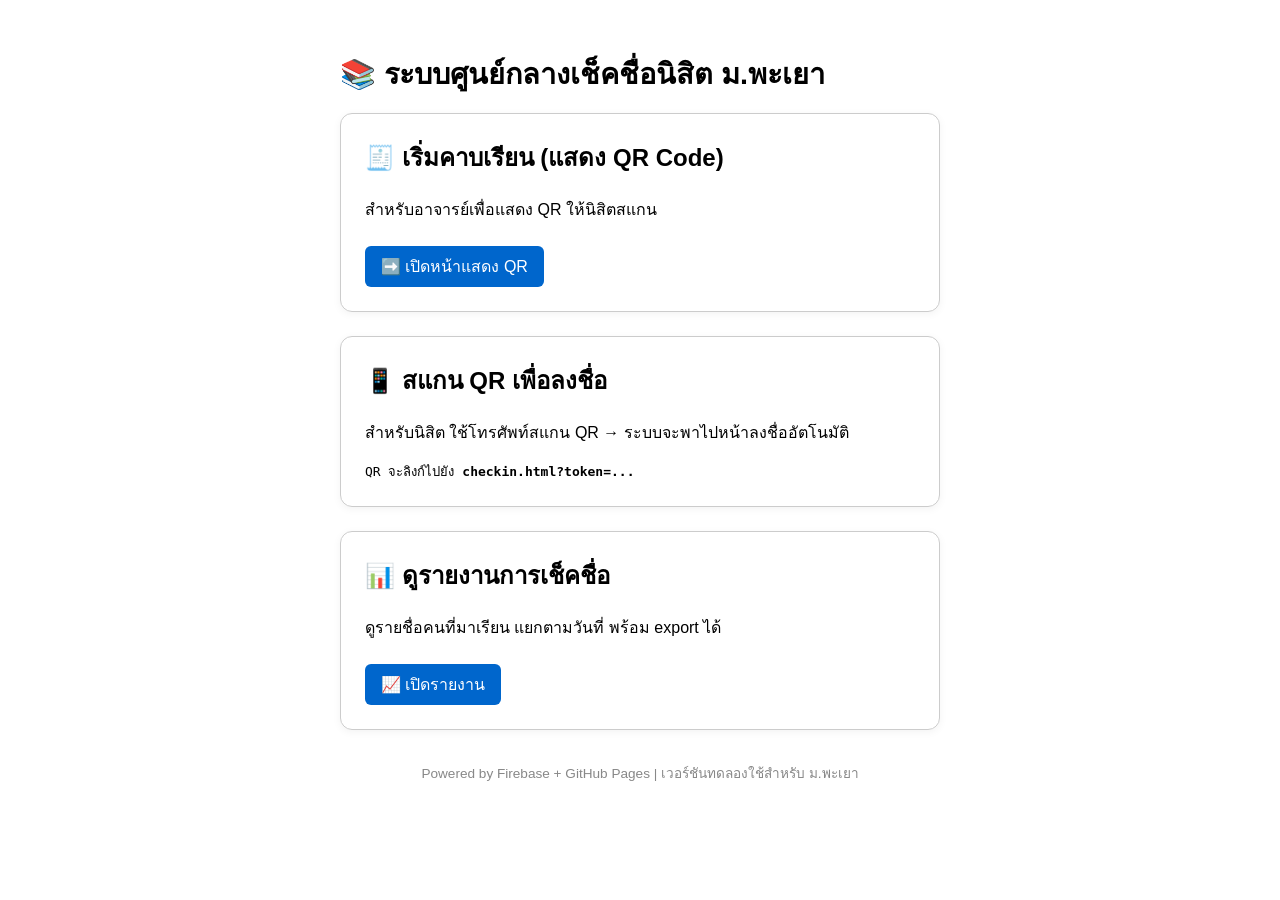
<file: index.html>
<!DOCTYPE html>
<html lang="th">
<head>
  <meta charset="UTF-8" />
  <meta name="viewport" content="width=device-width, initial-scale=1.0" />
  <title>ระบบศูนย์กลางเช็คชื่อ</title>
  <style>
    body { font-family: sans-serif; padding: 2rem; max-width: 600px; margin: auto; }
    h1 { font-size: 1.8rem; margin-bottom: 1rem; }
    .card {
      border: 1px solid #ccc;
      padding: 1.5rem;
      margin-bottom: 1.5rem;
      border-radius: 12px;
      box-shadow: 0 2px 8px rgba(0,0,0,0.05);
    }
    .card h2 { margin-top: 0; }
    .btn {
      display: inline-block;
      margin-top: 0.5rem;
      padding: 0.5rem 1rem;
      background-color: #0066cc;
      color: white;
      text-decoration: none;
      border-radius: 6px;
    }
    .btn:hover { background-color: #004f99; }
  </style>
</head>
<body>
  <h1>📚 ระบบศูนย์กลางเช็คชื่อนิสิต ม.พะเยา</h1>

  <div class="card">
    <h2>🧾 เริ่มคาบเรียน (แสดง QR Code)</h2>
    <p>สำหรับอาจารย์เพื่อแสดง QR ให้นิสิตสแกน</p>
    <a href="index.html" class="btn">➡️ เปิดหน้าแสดง QR</a>
  </div>

  <div class="card">
    <h2>📱 สแกน QR เพื่อลงชื่อ</h2>
    <p>สำหรับนิสิต ใช้โทรศัพท์สแกน QR → ระบบจะพาไปหน้าลงชื่ออัตโนมัติ</p>
    <code>QR จะลิงก์ไปยัง <strong>checkin.html?token=...</strong></code>
  </div>

  <div class="card">
    <h2>📊 ดูรายงานการเช็คชื่อ</h2>
    <p>ดูรายชื่อคนที่มาเรียน แยกตามวันที่ พร้อม export ได้</p>
    <a href="dashboard.html" class="btn">📈 เปิดรายงาน</a>
  </div>

  <footer style="margin-top: 2rem; font-size: 0.85rem; text-align: center; color: #888;">
    Powered by Firebase + GitHub Pages | เวอร์ชันทดลองใช้สำหรับ ม.พะเยา
  </footer>
</body>
</html>
</file>
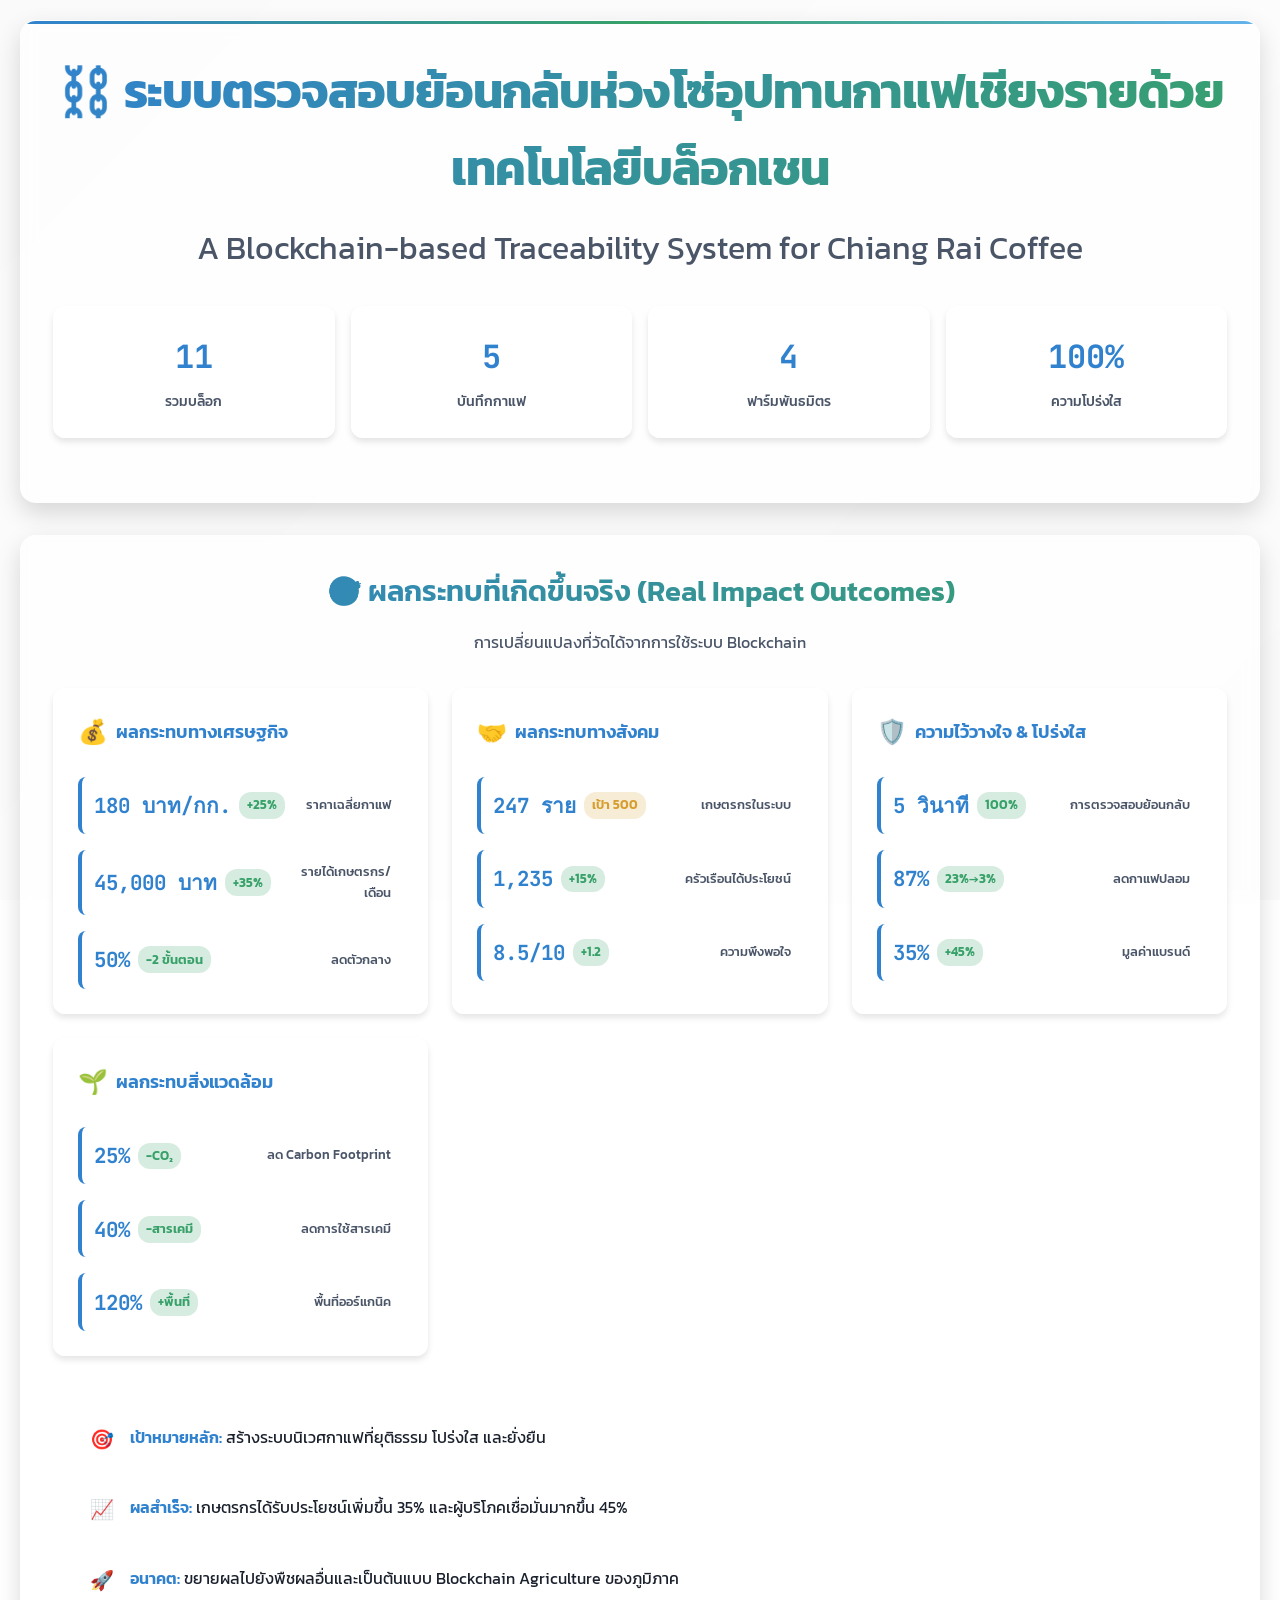
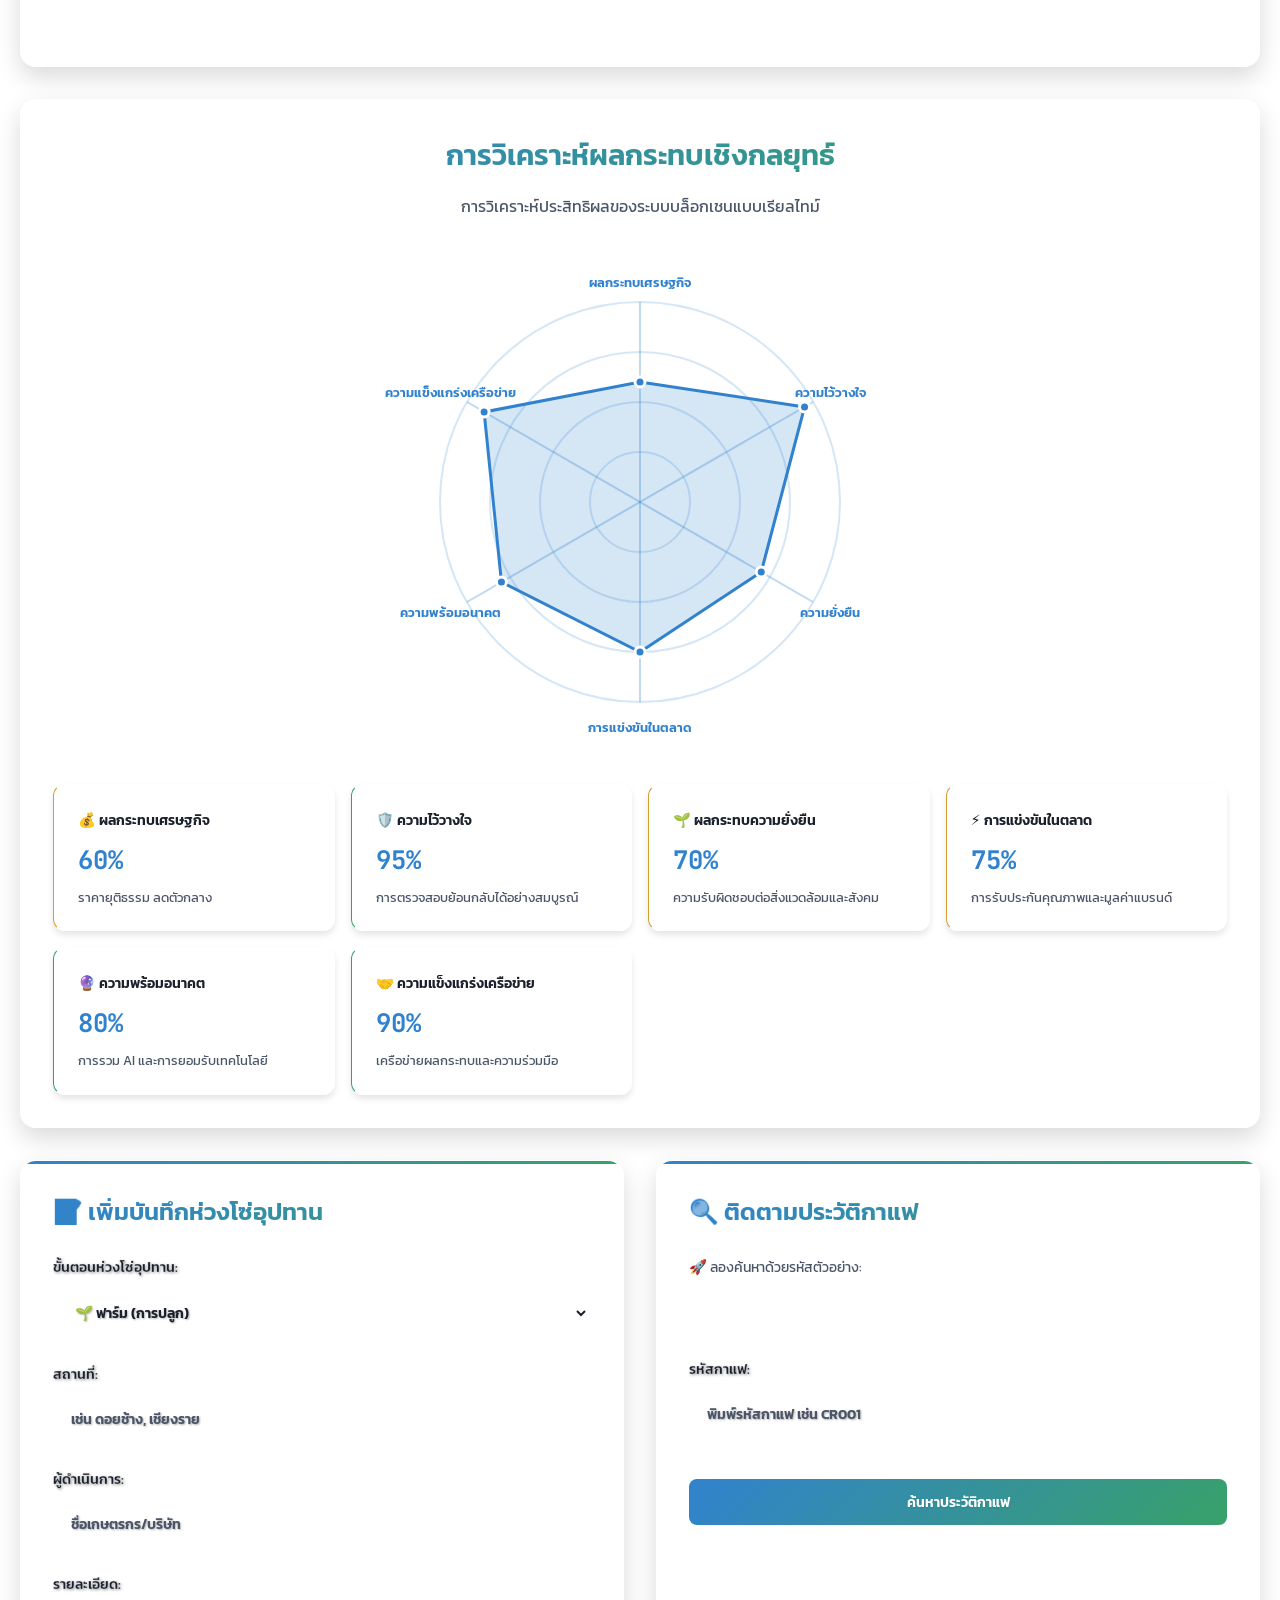
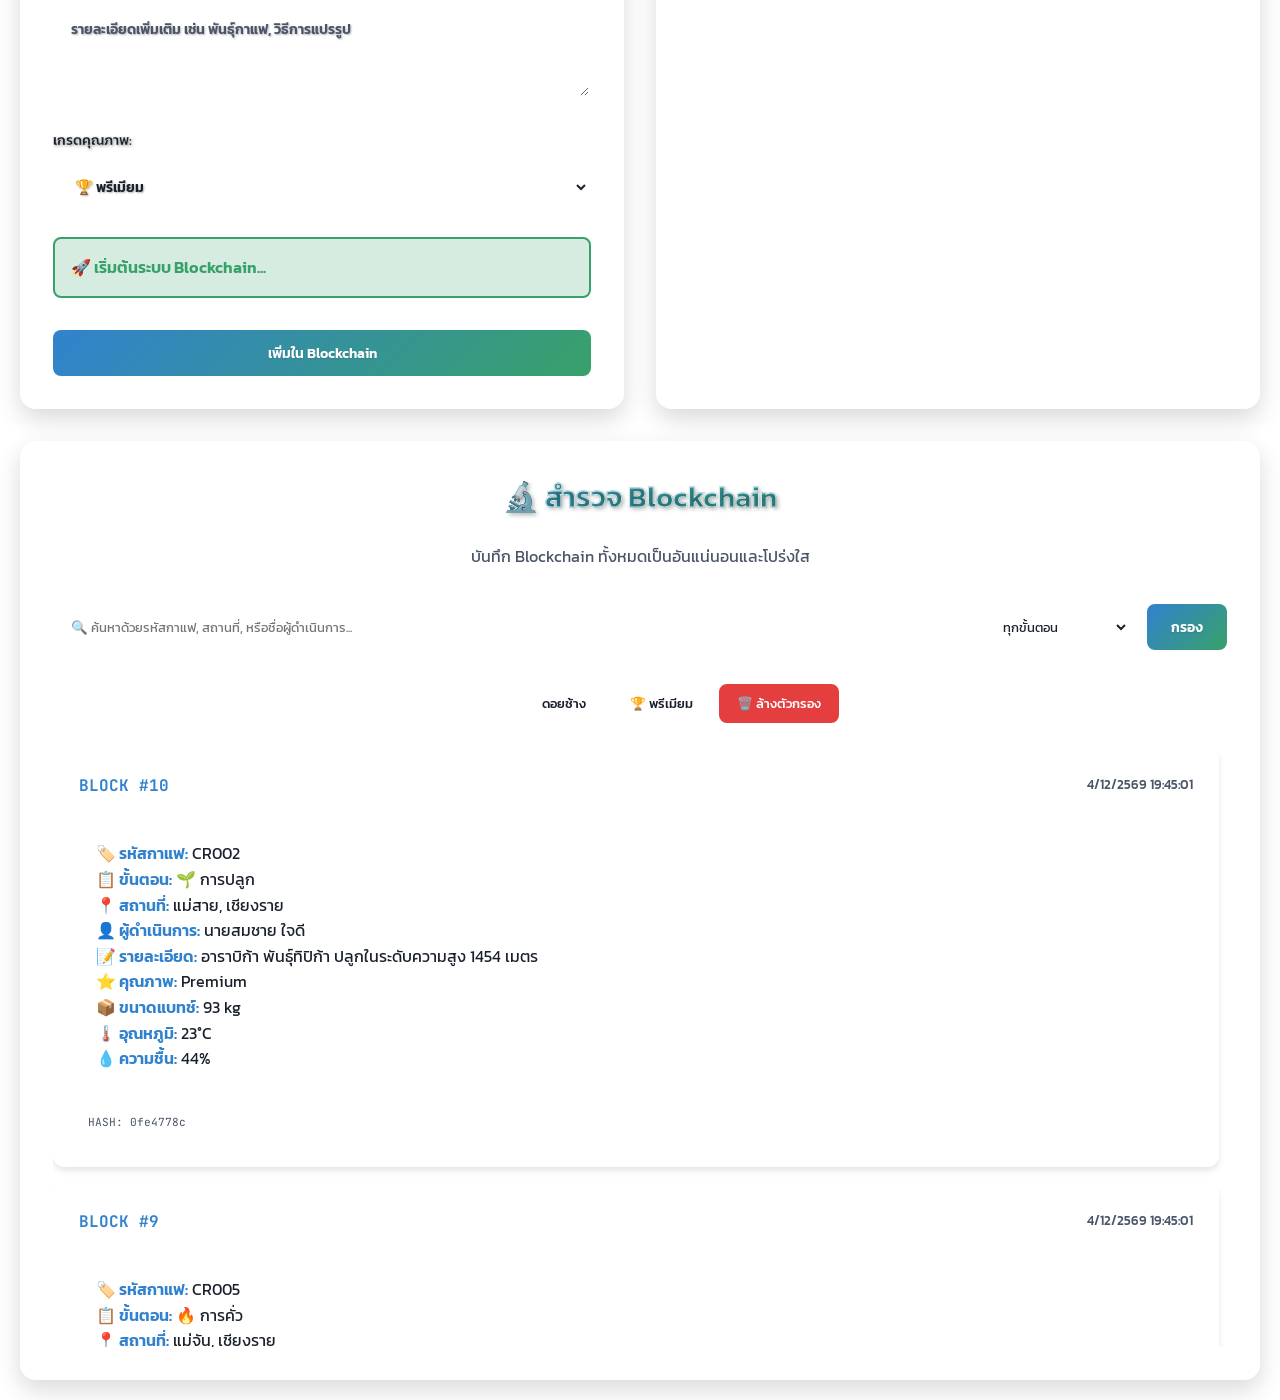
<file: abcdefgindex.html>
<!DOCTYPE html>
<html lang="th">
<head>
    <meta charset="UTF-8">
    <meta name="viewport" content="width=device-width, initial-scale=1.0">
    <title>ระบบตรวจสอบย้อนกลับห่วงโซ่อุปทานกาแฟเชียงรายด้วยเทคโนโลยีบล็อกเชน</title>
    <link href="https://fonts.googleapis.com/css2?family=Kanit:wght@300;400;500;600;700&family=JetBrains+Mono:wght@400;500;600;700&display=swap" rel="stylesheet">
    <style>
        :root {
            --primary: #1a2332;
            --secondary: #2d3748;
            --accent: #3182ce;
            --accent-light: #63b3ed;
            --success: #38a169;
            --warning: #d69e2e;
            --error: #e53e3e;
            --text-primary: #1a202c;
            --text-secondary: #4a5568;
            --bg-white: rgba(255, 255, 255, 0.95);
            --bg-glass: rgba(255, 255, 255, 0.1);
            --border: rgba(255, 255, 255, 0.2);
            --shadow: 0 4px 6px rgba(0, 0, 0, 0.1);
            --shadow-lg: 0 10px 25px rgba(0, 0, 0, 0.15);
            --radius: 16px;
        }

        * {
            margin: 0;
            padding: 0;
            box-sizing: border-box;
        }

        body {
            font-family: 'Kanit', system-ui, -apple-system, sans-serif;
            background: url('https://github.com/chief-of-mooping/chief-of-mooping/blob/main/coffee-farm-background.png?raw=true') no-repeat center center fixed;
            background-size: cover;
            color: var(--text-primary);
            min-height: 100vh;
            line-height: 1.6;
            overflow-x: hidden;
            position: relative;
        }

        /* Background overlay for better readability */
        body::before {
            content: '';
            position: fixed;
            top: 0;
            left: 0;
            width: 100%;
            height: 100%;
            background: linear-gradient(135deg, 
                rgba(0, 0, 0, 0.02) 0%, 
                rgba(0, 0, 0, 0.01) 50%, 
                rgba(0, 0, 0, 0.02) 100%);
            z-index: -1;
        }

        .container {
            max-width: 1400px;
            margin: 0 auto;
            padding: 20px;
            position: relative;
            z-index: 1;
        }

        /* Header - positioned on top with good contrast */
        .header {
            text-align: center;
            padding: 2rem;
            background: rgba(255, 255, 255, 0.65);
            backdrop-filter: blur(8px);
            border-radius: var(--radius);
            margin-bottom: 2rem;
            box-shadow: var(--shadow-lg);
            border: 1px solid rgba(255, 255, 255, 0.4);
            position: relative;
            overflow: hidden;
        }

        .header::before {
            content: '';
            position: absolute;
            top: 0;
            left: 0;
            right: 0;
            height: 3px;
            background: linear-gradient(90deg, var(--accent) 0%, var(--success) 50%, var(--accent-light) 100%);
        }

        .header h1 {
            font-size: clamp(2rem, 5vw, 3rem);
            font-weight: 700;
            background: linear-gradient(135deg, var(--accent) 0%, var(--success) 100%);
            -webkit-background-clip: text;
            -webkit-text-fill-color: transparent;
            background-clip: text;
            margin-bottom: 1rem;
            letter-spacing: -0.02em;
        }

        .header p {
            font-size: 1.1rem;
            color: var(--text-secondary);
            margin-bottom: 0.5rem;
            font-weight: 400;
        }

        .stats-grid {
            display: grid;
            grid-template-columns: repeat(auto-fit, minmax(180px, 1fr));
            gap: 1rem;
            margin: 2rem 0;
        }

        .stat-card {
            background: rgba(255, 255, 255, 0.6);
            backdrop-filter: blur(6px);
            padding: 1.5rem;
            border-radius: 12px;
            border: 1px solid rgba(255, 255, 255, 0.4);
            text-align: center;
            transition: all 0.3s ease;
            box-shadow: var(--shadow);
        }

        .stat-card:hover {
            transform: translateY(-4px);
            box-shadow: var(--shadow-lg);
            border-color: var(--accent);
        }

        .stat-number {
            font-family: 'JetBrains Mono', monospace;
            font-size: 2rem;
            font-weight: 700;
            color: var(--accent);
            display: block;
            margin-bottom: 0.5rem;
        }

        .stat-label {
            font-size: 0.9rem;
            color: var(--text-secondary);
            font-weight: 500;
        }

        /* Main content area - positioned on left side */
        .main-content {
            display: grid;
            grid-template-columns: 1fr 1fr;
            gap: 2rem;
            margin-bottom: 2rem;
        }

        /* Impact Outcomes Section */
        .impact-section {
            background: rgba(255, 255, 255, 0.65);
            backdrop-filter: blur(8px);
            border-radius: var(--radius);
            padding: 2rem;
            border: 1px solid rgba(255, 255, 255, 0.4);
            box-shadow: var(--shadow-lg);
            margin-bottom: 2rem;
        }

        .impact-section h3 {
            font-size: 1.8rem;
            font-weight: 600;
            margin-bottom: 1rem;
            text-align: center;
            background: linear-gradient(135deg, var(--accent) 0%, var(--success) 100%);
            -webkit-background-clip: text;
            -webkit-text-fill-color: transparent;
            background-clip: text;
        }

        .outcomes-grid {
            display: grid;
            grid-template-columns: repeat(auto-fit, minmax(300px, 1fr));
            gap: 1.5rem;
            margin-bottom: 2rem;
        }

        .outcome-category {
            background: rgba(255, 255, 255, 0.6);
            backdrop-filter: blur(6px);
            border-radius: 12px;
            padding: 1.5rem;
            border: 1px solid rgba(255, 255, 255, 0.4);
            transition: all 0.3s ease;
            box-shadow: var(--shadow);
        }

        .outcome-category:hover {
            transform: translateY(-4px);
            box-shadow: var(--shadow-lg);
            border-color: var(--accent);
        }

        .outcome-header {
            display: flex;
            align-items: center;
            gap: 0.5rem;
            margin-bottom: 1rem;
            padding-bottom: 0.5rem;
            border-bottom: 2px solid rgba(255, 255, 255, 0.5);
        }

        .outcome-icon {
            font-size: 1.5rem;
        }

        .outcome-header h4 {
            font-size: 1.1rem;
            font-weight: 600;
            color: var(--accent);
            margin: 0;
        }

        .outcome-items {
            display: flex;
            flex-direction: column;
            gap: 1rem;
        }

        .outcome-item {
            display: flex;
            align-items: center;
            justify-content: space-between;
            padding: 0.75rem;
            background: rgba(255, 255, 255, 0.4);
            border-radius: 8px;
            border-left: 4px solid var(--accent);
            transition: all 0.3s ease;
        }

        .outcome-item:hover {
            transform: translateX(4px);
            background: rgba(255, 255, 255, 0.6);
        }

        .outcome-value {
            font-family: 'JetBrains Mono', monospace;
            font-size: 1.3rem;
            font-weight: 700;
            color: var(--accent);
        }

        .outcome-change {
            font-size: 0.8rem;
            font-weight: 600;
            padding: 0.2rem 0.5rem;
            border-radius: 12px;
            margin: 0 0.5rem;
        }

        .outcome-change.positive {
            background: rgba(56, 161, 105, 0.2);
            color: var(--success);
        }

        .outcome-change.negative {
            background: rgba(229, 62, 62, 0.2);
            color: var(--error);
        }

        .outcome-change.neutral {
            background: rgba(214, 158, 46, 0.2);
            color: var(--warning);
        }

        .outcome-label {
            font-size: 0.8rem;
            color: var(--text-secondary);
            font-weight: 500;
            text-align: right;
            flex: 1;
        }

        .impact-summary {
            background: rgba(255, 255, 255, 0.4);
            backdrop-filter: blur(4px);
            border-radius: 12px;
            padding: 1.5rem;
            border: 1px solid rgba(255, 255, 255, 0.4);
        }

        .summary-item {
            display: flex;
            align-items: flex-start;
            gap: 1rem;
            margin-bottom: 1rem;
            padding: 0.75rem;
            background: rgba(255, 255, 255, 0.3);
            border-radius: 8px;
            transition: all 0.3s ease;
        }

        .summary-item:hover {
            background: rgba(255, 255, 255, 0.5);
            transform: translateX(4px);
        }

        .summary-item:last-child {
            margin-bottom: 0;
        }

        .summary-icon {
            font-size: 1.2rem;
            flex-shrink: 0;
        }

        .summary-item strong {
            color: var(--accent);
            font-weight: 600;
        }
        .radar-section {
            background: rgba(255, 255, 255, 0.65);
            backdrop-filter: blur(8px);
            border-radius: var(--radius);
            padding: 2rem;
            border: 1px solid rgba(255, 255, 255, 0.4);
            box-shadow: var(--shadow-lg);
            text-align: center;
            grid-column: 1 / -1;
            margin-bottom: 2rem;
        }

        .radar-section h3 {
            font-size: 1.8rem;
            font-weight: 600;
            margin-bottom: 1rem;
            background: linear-gradient(135deg, var(--accent) 0%, var(--success) 100%);
            -webkit-background-clip: text;
            -webkit-text-fill-color: transparent;
            background-clip: text;
        }

        .radar-container {
            position: relative;
            width: 100%;
            max-width: 500px;
            height: 500px;
            margin: 0 auto 2rem;
        }

        .radar-chart {
            width: 100%;
            height: 100%;
            overflow: visible;
        }

        .radar-chart text {
            font-family: 'Kanit', system-ui, sans-serif;
            font-weight: 600;
            fill: var(--accent);
            font-size: 13px;
        }

        .radar-metrics {
            display: grid;
            grid-template-columns: repeat(auto-fit, minmax(250px, 1fr));
            gap: 1rem;
            margin-top: 1rem;
        }

        .metric-item {
            background: rgba(255, 255, 255, 0.6);
            backdrop-filter: blur(6px);
            padding: 1.5rem;
            border-radius: 12px;
            border-left: 4px solid;
            border: 1px solid rgba(255, 255, 255, 0.4);
            text-align: left;
            box-shadow: var(--shadow);
            transition: transform 0.3s ease;
        }

        .metric-item:hover {
            transform: translateX(4px);
        }

        .metric-item.excellent { border-left-color: var(--success); }
        .metric-item.good { border-left-color: var(--warning); }
        .metric-item.average { border-left-color: var(--error); }

        .metric-label {
            font-weight: 600;
            font-size: 0.9rem;
            margin-bottom: 0.5rem;
            color: var(--text-primary);
        }

        .metric-value {
            font-family: 'JetBrains Mono', monospace;
            font-size: 1.6rem;
            font-weight: 700;
            color: var(--accent);
            margin-bottom: 0.5rem;
        }

        .metric-description {
            font-size: 0.8rem;
            color: var(--text-secondary);
            line-height: 1.4;
        }

        /* Cards positioned on darker areas */
        .card {
            background: rgba(255, 255, 255, 0.65);
            backdrop-filter: blur(8px);
            border-radius: var(--radius);
            padding: 2rem;
            border: 1px solid rgba(255, 255, 255, 0.4);
            transition: all 0.3s ease;
            position: relative;
            overflow: hidden;
            box-shadow: var(--shadow-lg);
        }

        .card::before {
            content: '';
            position: absolute;
            top: 0;
            left: 0;
            right: 0;
            height: 3px;
            background: linear-gradient(90deg, var(--accent) 0%, var(--success) 100%);
        }

        .card:hover {
            transform: translateY(-6px);
            box-shadow: 0 20px 40px rgba(0, 0, 0, 0.2);
            border-color: var(--accent);
        }

        .card h3 {
            font-size: 1.5rem;
            font-weight: 600;
            margin-bottom: 1.5rem;
            background: linear-gradient(135deg, var(--accent) 0%, var(--success) 100%);
            -webkit-background-clip: text;
            -webkit-text-fill-color: transparent;
            background-clip: text;
        }

        /* Form Elements */
        .form-group {
            margin-bottom: 1.5rem;
        }

        .form-group label {
            display: block;
            margin-bottom: 0.5rem;
            font-weight: 600;
            color: var(--text-primary);
            font-size: 0.9rem;
            text-shadow: 1px 1px 3px rgba(0, 0, 0, 0.4);
            -webkit-text-stroke: 0.5px rgba(255, 255, 255, 0.6);
        }

        .form-group input,
        .form-group select,
        .form-group textarea {
            width: 100%;
            padding: 0.75rem 1rem;
            background: rgba(255, 255, 255, 0.4);
            border: 2px solid rgba(255, 255, 255, 0.4);
            border-radius: 8px;
            color: var(--text-primary);
            font-size: 0.9rem;
            font-family: 'Kanit', system-ui, sans-serif;
            transition: all 0.3s ease;
            backdrop-filter: blur(2px);
            font-weight: 600;
            text-shadow: 1px 1px 2px rgba(0, 0, 0, 0.3);
        }

        .form-group input::placeholder,
        .form-group textarea::placeholder {
            color: var(--text-secondary);
        }

        .form-group input:focus,
        .form-group select:focus,
        .form-group textarea:focus {
            outline: none;
            border-color: var(--accent);
            background: rgba(255, 255, 255, 1);
            box-shadow: 0 0 0 3px rgba(49, 130, 206, 0.1);
        }

        .btn {
            background: linear-gradient(135deg, var(--accent) 0%, var(--success) 100%);
            color: white;
            border: none;
            padding: 0.75rem 1.5rem;
            border-radius: 8px;
            cursor: pointer;
            font-size: 0.9rem;
            font-weight: 600;
            font-family: 'Kanit', system-ui, sans-serif;
            transition: all 0.3s ease;
            width: 100%;
            margin-top: 1rem;
            text-shadow: 0 1px 2px rgba(0, 0, 0, 0.1);
        }

        .btn:hover {
            transform: translateY(-2px);
            box-shadow: var(--shadow-lg);
        }

        .btn:active {
            transform: translateY(0);
        }

        /* Blockchain Explorer */
        .blockchain-section {
            background: rgba(255, 255, 255, 0.25);
            backdrop-filter: blur(4px);
            border-radius: var(--radius);
            padding: 2rem;
            border: 1px solid rgba(255, 255, 255, 0.3);
            box-shadow: var(--shadow-lg);
            grid-column: 1 / -1;
        }

        .blockchain-section h3 {
            font-size: 1.8rem;
            font-weight: 600;
            margin-bottom: 1.5rem;
            text-align: center;
            background: linear-gradient(135deg, var(--accent) 0%, var(--success) 100%);
            -webkit-background-clip: text;
            -webkit-text-fill-color: transparent;
            background-clip: text;
            text-shadow: 2px 2px 4px rgba(0, 0, 0, 0.3);
            -webkit-text-stroke: 1px rgba(255, 255, 255, 0.8);
        }

        .search-controls {
            display: flex;
            gap: 1rem;
            margin-bottom: 2rem;
            align-items: center;
            flex-wrap: wrap;
        }

        .search-input {
            flex: 1;
            min-width: 250px;
            padding: 0.75rem 1rem;
            background: rgba(255, 255, 255, 0.75);
            border: 2px solid rgba(255, 255, 255, 0.6);
            border-radius: 8px;
            color: var(--text-primary);
            font-family: 'Kanit', system-ui, sans-serif;
            backdrop-filter: blur(4px);
        }

        .search-input:focus {
            outline: none;
            border-color: var(--accent);
            background: rgba(255, 255, 255, 1);
        }

        .filter-select {
            padding: 0.75rem 1rem;
            background: rgba(255, 255, 255, 0.75);
            border: 2px solid rgba(255, 255, 255, 0.6);
            border-radius: 8px;
            color: var(--text-primary);
            font-family: 'Kanit', system-ui, sans-serif;
            min-width: 150px;
            backdrop-filter: blur(4px);
        }

        .filter-buttons {
            display: flex;
            gap: 0.5rem;
            margin-bottom: 1.5rem;
            flex-wrap: wrap;
            justify-content: center;
        }

        .filter-btn {
            background: rgba(255, 255, 255, 0.6);
            backdrop-filter: blur(6px);
            border: 2px solid rgba(255, 255, 255, 0.6);
            color: var(--text-primary);
            padding: 0.5rem 1rem;
            border-radius: 8px;
            cursor: pointer;
            font-size: 0.8rem;
            font-family: 'Kanit', system-ui, sans-serif;
            transition: all 0.3s ease;
            font-weight: 500;
        }

        .filter-btn:hover {
            background: var(--accent);
            color: white;
            border-color: var(--accent);
            transform: translateY(-1px);
        }

        .filter-btn.clear {
            background: var(--error);
            border-color: var(--error);
            color: white;
        }

        .filter-btn.clear:hover {
            background: #c53030;
        }

        /* Blocks */
        .blocks-container {
            max-height: 600px;
            overflow-y: auto;
            padding-right: 0.5rem;
        }

        .blocks-container::-webkit-scrollbar {
            width: 6px;
        }

        .blocks-container::-webkit-scrollbar-track {
            background: rgba(255, 255, 255, 0.2);
            border-radius: 3px;
        }

        .blocks-container::-webkit-scrollbar-thumb {
            background: var(--accent);
            border-radius: 3px;
        }

        .block {
            background: rgba(255, 255, 255, 0.7);
            backdrop-filter: blur(6px);
            border: 2px solid rgba(255, 255, 255, 0.6);
            border-radius: 12px;
            padding: 1.5rem;
            margin-bottom: 1rem;
            transition: all 0.3s ease;
            box-shadow: var(--shadow);
        }

        .block:hover {
            border-color: var(--accent);
            transform: translateX(4px);
            box-shadow: var(--shadow-lg);
        }

        .block.ai-generated {
            border-left: 4px solid var(--success);
            background: rgba(56, 161, 105, 0.05);
        }

        .block-header {
            display: flex;
            justify-content: space-between;
            align-items: center;
            margin-bottom: 1rem;
            padding-bottom: 0.5rem;
            border-bottom: 2px solid rgba(255, 255, 255, 0.5);
        }

        .block-id {
            font-family: 'JetBrains Mono', monospace;
            font-weight: 700;
            font-size: 1rem;
            color: var(--accent);
        }

        .block-time {
            font-size: 0.8rem;
            color: var(--text-secondary);
            font-weight: 500;
        }

        .ai-badge {
            background: var(--success);
            color: white;
            padding: 0.2rem 0.6rem;
            border-radius: 12px;
            font-size: 0.7rem;
            font-weight: 600;
            margin-left: 0.5rem;
            text-shadow: 0 1px 2px rgba(0, 0, 0, 0.1);
        }

        .block-data {
            background: rgba(255, 255, 255, 0.6);
            backdrop-filter: blur(4px);
            padding: 1rem;
            border-radius: 8px;
            margin-top: 1rem;
            line-height: 1.6;
            border: 1px solid rgba(255, 255, 255, 0.6);
        }

        .block-data strong {
            color: var(--accent);
            font-weight: 600;
        }

        .block-hash {
            font-family: 'JetBrains Mono', monospace;
            font-size: 0.7rem;
            margin-top: 1rem;
            color: var(--text-secondary);
            word-break: break-all;
            background: rgba(255, 255, 255, 0.6);
            backdrop-filter: blur(4px);
            padding: 0.5rem;
            border-radius: 6px;
            border: 1px solid rgba(255, 255, 255, 0.6);
        }

        /* Coffee Info */
        .coffee-info {
            background: rgba(255, 255, 255, 0.75);
            backdrop-filter: blur(8px);
            border-radius: 12px;
            padding: 1.5rem;
            margin-top: 1.5rem;
            display: none;
            border: 2px solid rgba(255, 255, 255, 0.6);
            box-shadow: var(--shadow);
            animation: slideIn 0.5s ease;
        }

        .coffee-info.show {
            display: block;
        }

        @keyframes slideIn {
            from {
                opacity: 0;
                transform: translateY(20px);
            }
            to {
                opacity: 1;
                transform: translateY(0);
            }
        }

        .coffee-info h4 {
            font-size: 1.3rem;
            font-weight: 600;
            margin-bottom: 1rem;
            text-align: center;
            background: linear-gradient(135deg, var(--accent) 0%, var(--success) 100%);
            -webkit-background-clip: text;
            -webkit-text-fill-color: transparent;
            background-clip: text;
        }

        .info-grid {
            display: grid;
            grid-template-columns: repeat(auto-fit, minmax(300px, 1fr));
            gap: 1rem;
        }

        .info-item {
            background: rgba(255, 255, 255, 0.6);
            backdrop-filter: blur(6px);
            padding: 1rem;
            border-radius: 8px;
            border-left: 4px solid var(--accent);
            border: 1px solid rgba(255, 255, 255, 0.6);
            transition: transform 0.3s ease;
        }

        .info-item:hover {
            transform: translateX(4px);
        }

        .info-item strong {
            color: var(--accent);
            font-weight: 600;
        }

        /* Alerts */
        .alert {
            padding: 1rem;
            border-radius: 8px;
            margin: 1rem 0;
            font-weight: 600;
            display: none;
            backdrop-filter: blur(10px);
            border: 2px solid;
        }

        .alert.success {
            background: rgba(56, 161, 105, 0.2);
            color: var(--success);
            border-color: var(--success);
        }

        .alert.error {
            background: rgba(229, 62, 62, 0.2);
            color: var(--error);
            border-color: var(--error);
        }

        .alert.show {
            display: block;
            animation: slideDown 0.3s ease;
        }

        @keyframes slideDown {
            from {
                opacity: 0;
                transform: translateY(-20px);
            }
            to {
                opacity: 1;
                transform: translateY(0);
            }
        }

        /* Add glow animation for new blocks */
        @keyframes glow {
            0% { box-shadow: 0 0 5px rgba(49, 130, 206, 0.3); }
            50% { box-shadow: 0 0 20px rgba(49, 130, 206, 0.6), 0 0 30px rgba(49, 130, 206, 0.4); }
            100% { box-shadow: 0 0 5px rgba(49, 130, 206, 0.3); }
        }

        /* Enhanced hover effects */
        .block:hover {
            border-color: var(--accent);
            transform: translateX(6px) scale(1.01);
            box-shadow: var(--shadow-lg);
            background: rgba(255, 255, 255, 0.4);
        }

        .card:hover {
            transform: translateY(-8px) scale(1.01);
            box-shadow: 0 20px 40px rgba(0, 0, 0, 0.15);
            border-color: var(--accent);
            background: rgba(255, 255, 255, 0.35);
        }

        .stat-card:hover {
            transform: translateY(-6px) scale(1.05);
            box-shadow: var(--shadow-lg);
            background: rgba(255, 255, 255, 0.35);
        }

        /* Responsive Design */
        @media (max-width: 1024px) {
            .main-content {
                grid-template-columns: 1fr;
            }
            
            .radar-container {
                width: 100%;
                height: 400px;
            }
        }

        @media (max-width: 768px) {
            .container {
                padding: 1rem;
            }

            .header {
                padding: 1.5rem;
            }

            .search-controls {
                flex-direction: column;
            }

            .search-input {
                min-width: 100%;
            }

            .radar-metrics {
                grid-template-columns: 1fr;
            }

            .card {
                padding: 1.5rem;
            }

            .stats-grid {
                grid-template-columns: repeat(2, 1fr);
            }
        }

        @media (max-width: 480px) {
            .header h1 {
                font-size: 1.8rem;
            }

            .radar-container {
                height: 350px;
            }

            .filter-buttons {
                justify-content: flex-start;
            }
        }
    </style>
</head>
<body>
    <div class="container">
        <!-- Header -->
        <div class="header">
            <h1>⛓️ ระบบตรวจสอบย้อนกลับห่วงโซ่อุปทานกาแฟเชียงรายด้วยเทคโนโลยีบล็อกเชน</h1>
            <p style="font-size: 32px;">
  A Blockchain-based Traceability System for Chiang Rai Coffee
</p>
            
            <div class="stats-grid">
                <div class="stat-card">
                    <span class="stat-number" id="totalBlocks">0</span>
                    <div class="stat-label">รวมบล็อก</div>
                </div>
                <div class="stat-card">
                    <span class="stat-number" id="totalCoffee">0</span>
                    <div class="stat-label">บันทึกกาแฟ</div>
                </div>
                <div class="stat-card">
                    <span class="stat-number" id="totalFarms">0</span>
                    <div class="stat-label">ฟาร์มพันธมิตร</div>
                </div>
                <div class="stat-card">
                    <span class="stat-number">100%</span>
                    <div class="stat-label">ความโปร่งใส</div>
                </div>
            </div>
        </div>

        <!-- Impact Outcomes Section -->
        <div class="impact-section">
            <h3>🎯 ผลกระทบที่เกิดขึ้นจริง (Real Impact Outcomes)</h3>
            <p style="text-align: center; margin-bottom: 2rem; color: var(--text-secondary);">
                การเปลี่ยนแปลงที่วัดได้จากการใช้ระบบ Blockchain
            </p>
            
            <div class="outcomes-grid">
                <div class="outcome-category">
                    <div class="outcome-header">
                        <span class="outcome-icon">💰</span>
                        <h4>ผลกระทบทางเศรษฐกิจ</h4>
                    </div>
                    <div class="outcome-items">
                        <div class="outcome-item">
                            <div class="outcome-value" id="avgPrice">180 บาท/กก.</div>
                            <div class="outcome-change positive">+25%</div>
                            <div class="outcome-label">ราคาเฉลี่ยกาแฟ</div>
                        </div>
                        <div class="outcome-item">
                            <div class="outcome-value" id="farmerIncome">45,000 บาท</div>
                            <div class="outcome-change positive">+35%</div>
                            <div class="outcome-label">รายได้เกษตรกร/เดือน</div>
                        </div>
                        <div class="outcome-item">
                            <div class="outcome-value" id="intermediaryReduction">50%</div>
                            <div class="outcome-change positive">-2 ขั้นตอน</div>
                            <div class="outcome-label">ลดตัวกลาง</div>
                        </div>
                    </div>
                </div>

                <div class="outcome-category">
                    <div class="outcome-header">
                        <span class="outcome-icon">🤝</span>
                        <h4>ผลกระทบทางสังคม</h4>
                    </div>
                    <div class="outcome-items">
                        <div class="outcome-item">
                            <div class="outcome-value" id="farmersInSystem">247 ราย</div>
                            <div class="outcome-change neutral">เป้า 500</div>
                            <div class="outcome-label">เกษตรกรในระบบ</div>
                        </div>
                        <div class="outcome-item">
                            <div class="outcome-value" id="householdsBenefited">1,235</div>
                            <div class="outcome-change positive">+15%</div>
                            <div class="outcome-label">ครัวเรือนได้ประโยชน์</div>
                        </div>
                        <div class="outcome-item">
                            <div class="outcome-value" id="satisfactionScore">8.5/10</div>
                            <div class="outcome-change positive">+1.2</div>
                            <div class="outcome-label">ความพึงพอใจ</div>
                        </div>
                    </div>
                </div>

                <div class="outcome-category">
                    <div class="outcome-header">
                        <span class="outcome-icon">🛡️</span>
                        <h4>ความไว้วางใจ & โปร่งใส</h4>
                    </div>
                    <div class="outcome-items">
                        <div class="outcome-item">
                            <div class="outcome-value" id="traceabilityTime">5 วินาที</div>
                            <div class="outcome-change positive">100%</div>
                            <div class="outcome-label">การตรวจสอบย้อนกลับ</div>
                        </div>
                        <div class="outcome-item">
                            <div class="outcome-value" id="fakeCoffeeReduction">87%</div>
                            <div class="outcome-change positive">23%→3%</div>
                            <div class="outcome-label">ลดกาแฟปลอม</div>
                        </div>
                        <div class="outcome-item">
                            <div class="outcome-value" id="brandPremium">35%</div>
                            <div class="outcome-change positive">+45%</div>
                            <div class="outcome-label">มูลค่าแบรนด์</div>
                        </div>
                    </div>
                </div>

                <div class="outcome-category">
                    <div class="outcome-header">
                        <span class="outcome-icon">🌱</span>
                        <h4>ผลกระทบสิ่งแวดล้อม</h4>
                    </div>
                    <div class="outcome-items">
                        <div class="outcome-item">
                            <div class="outcome-value" id="carbonReduction">25%</div>
                            <div class="outcome-change positive">-CO₂</div>
                            <div class="outcome-label">ลด Carbon Footprint</div>
                        </div>
                        <div class="outcome-item">
                            <div class="outcome-value" id="chemicalReduction">40%</div>
                            <div class="outcome-change positive">-สารเคมี</div>
                            <div class="outcome-label">ลดการใช้สารเคมี</div>
                        </div>
                        <div class="outcome-item">
                            <div class="outcome-value" id="organicArea">120%</div>
                            <div class="outcome-change positive">+พื้นที่</div>
                            <div class="outcome-label">พื้นที่ออร์แกนิค</div>
                        </div>
                    </div>
                </div>
            </div>

            <div class="impact-summary">
                <div class="summary-item">
                    <span class="summary-icon">🎯</span>
                    <div>
                        <strong>เป้าหมายหลัก:</strong> สร้างระบบนิเวศกาแฟที่ยุติธรรม โปร่งใส และยั่งยืน
                    </div>
                </div>
                <div class="summary-item">
                    <span class="summary-icon">📈</span>
                    <div>
                        <strong>ผลสำเร็จ:</strong> เกษตรกรได้รับประโยชน์เพิ่มขึ้น 35% และผู้บริโภคเชื่อมั่นมากขึ้น 45%
                    </div>
                </div>
                <div class="summary-item">
                    <span class="summary-icon">🚀</span>
                    <div>
                        <strong>อนาคต:</strong> ขยายผลไปยังพืชผลอื่นและเป็นต้นแบบ Blockchain Agriculture ของภูมิภาค
                    </div>
                </div>
            </div>
        </div>

        <!-- Radar Chart Section -->
        <div class="radar-section">
            <h3>การวิเคราะห์ผลกระทบเชิงกลยุทธ์</h3>
            <p style="color: var(--text-secondary); margin-bottom: 2rem;">การวิเคราะห์ประสิทธิผลของระบบบล็อกเชนแบบเรียลไทม์</p>
            
            <div class="radar-container">
                <svg class="radar-chart" id="radarChart" viewBox="0 0 500 500">
                    <!-- Background circles -->
                    <g class="radar-background">
                        <circle cx="250" cy="250" r="200" fill="none" stroke="rgba(49, 130, 206, 0.2)" stroke-width="2"/>
                        <circle cx="250" cy="250" r="150" fill="none" stroke="rgba(49, 130, 206, 0.2)" stroke-width="2"/>
                        <circle cx="250" cy="250" r="100" fill="none" stroke="rgba(49, 130, 206, 0.2)" stroke-width="2"/>
                        <circle cx="250" cy="250" r="50" fill="none" stroke="rgba(49, 130, 206, 0.2)" stroke-width="2"/>
                    </g>
                    
                    <!-- Axis lines -->
                    <g class="radar-axes">
                        <line x1="250" y1="50" x2="250" y2="450" stroke="rgba(49, 130, 206, 0.3)" stroke-width="2"/>
                        <line x1="423" y1="150" x2="77" y2="350" stroke="rgba(49, 130, 206, 0.3)" stroke-width="2"/>
                        <line x1="423" y1="350" x2="77" y2="150" stroke="rgba(49, 130, 206, 0.3)" stroke-width="2"/>
                    </g>
                    
                    <!-- Labels in Thai -->
                    <g class="radar-labels">
                        <text x="250" y="35" text-anchor="middle">ผลกระทบเศรษฐกิจ</text>
                        <text x="440" y="145" text-anchor="middle">ความไว้วางใจ</text>
                        <text x="440" y="365" text-anchor="middle">ความยั่งยืน</text>
                        <text x="250" y="480" text-anchor="middle">การแข่งขันในตลาด</text>
                        <text x="60" y="365" text-anchor="middle">ความพร้อมอนาคต</text>
                        <text x="60" y="145" text-anchor="middle">ความแข็งแกร่งเครือข่าย</text>
                    </g>
                    
                    <!-- Data polygon -->
                    <polygon id="radarPolygon" 
                             fill="rgba(49, 130, 206, 0.2)" 
                             stroke="#3182ce" 
                             stroke-width="3"
                             points="250,110 373,180 373,320 250,390 127,320 127,180"/>
                    
                    <!-- Data points -->
                    <g class="radar-points">
                        <circle id="point1" cx="250" cy="110" r="5" fill="#3182ce" stroke="#fff" stroke-width="3"/>
                        <circle id="point2" cx="373" cy="180" r="5" fill="#3182ce" stroke="#fff" stroke-width="3"/>
                        <circle id="point3" cx="373" cy="320" r="5" fill="#3182ce" stroke="#fff" stroke-width="3"/>
                        <circle id="point4" cx="250" cy="390" r="5" fill="#3182ce" stroke="#fff" stroke-width="3"/>
                        <circle id="point5" cx="127" cy="320" r="5" fill="#3182ce" stroke="#fff" stroke-width="3"/>
                        <circle id="point6" cx="127" cy="180" r="5" fill="#3182ce" stroke="#fff" stroke-width="3"/>
                    </g>
                </svg>
            </div>
            
            <div class="radar-metrics">
                <div class="metric-item excellent" id="metric1">
                    <div class="metric-label">💰 ผลกระทบเศรษฐกิจ</div>
                    <div class="metric-value" id="economicValue">75%</div>
                    <div class="metric-description">ราคายุติธรรม ลดตัวกลาง</div>
                </div>
                <div class="metric-item good" id="metric2">
                    <div class="metric-label">🛡️ ความไว้วางใจ</div>
                    <div class="metric-value" id="trustValue">85%</div>
                    <div class="metric-description">การตรวจสอบย้อนกลับได้อย่างสมบูรณ์</div>
                </div>
                <div class="metric-item good" id="metric3">
                    <div class="metric-label">🌱 ผลกระทบความยั่งยืน</div>
                    <div class="metric-value" id="sustainabilityValue">70%</div>
                    <div class="metric-description">ความรับผิดชอบต่อสิ่งแวดล้อมและสังคม</div>
                </div>
                <div class="metric-item excellent" id="metric4">
                    <div class="metric-label">⚡ การแข่งขันในตลาด</div>
                    <div class="metric-value" id="competitivenessValue">88%</div>
                    <div class="metric-description">การรับประกันคุณภาพและมูลค่าแบรนด์</div>
                </div>
                <div class="metric-item excellent" id="metric5">
                    <div class="metric-label">🔮 ความพร้อมอนาคต</div>
                    <div class="metric-value" id="futurenessValue">92%</div>
                    <div class="metric-description">การรวม AI และการยอมรับเทคโนโลยี</div>
                </div>
                <div class="metric-item good" id="metric6">
                    <div class="metric-label">🤝 ความแข็งแกร่งเครือข่าย</div>
                    <div class="metric-value" id="ecosystemValue">78%</div>
                    <div class="metric-description">เครือข่ายผลกระทบและความร่วมมือ</div>
                </div>
            </div>
        </div>

        <!-- Main Content -->
        <div class="main-content">
            <div class="card">
                <h3>📝 เพิ่มบันทึกห่วงโซ่อุปทาน</h3>
                
                <div class="form-group">
                    <label for="stage">ขั้นตอนห่วงโซ่อุปทาน:</label>
                    <select id="stage">
                        <option value="farm">🌱 ฟาร์ม (การปลูก)</option>
                        <option value="harvest">🌾 เก็บเกี่ยว (การเก็บเกี่ยว)</option>
                        <option value="processing">⚙️ แปรรูป (การแปรรูป)</option>
                        <option value="roasting">🔥 คั่ว (การคั่ว)</option>
                        <option value="packaging">📦 บรรจุ (การบรรจุ)</option>
                        <option value="distribution">🚛 จัดจำหน่าย (การจัดจำหน่าย)</option>
                        <option value="retail">🏪 ขายปลีก (การขายปลีก)</option>
                    </select>
                </div>
                
                <div class="form-group">
                    <label for="location">สถานที่:</label>
                    <input type="text" id="location" placeholder="เช่น ดอยช้าง, เชียงราย">
                </div>
                
                <div class="form-group">
                    <label for="operator">ผู้ดำเนินการ:</label>
                    <input type="text" id="operator" placeholder="ชื่อเกษตรกร/บริษัท">
                </div>
                
                <div class="form-group">
                    <label for="details">รายละเอียด:</label>
                    <textarea id="details" rows="3" placeholder="รายละเอียดเพิ่มเติม เช่น พันธุ์กาแฟ, วิธีการแปรรูป"></textarea>
                </div>
                
                <div class="form-group">
                    <label for="quality">เกรดคุณภาพ:</label>
                    <select id="quality">
                        <option value="Premium">🏆 พรีเมียม</option>
                        <option value="Grade A">🥇 เกรด A</option>
                        <option value="Grade B">🥈 เกรด B</option>
                        <option value="Standard">📋 มาตรฐาน</option>
                    </select>
                </div>
                
                <div class="alert success" id="successAlert"></div>
                <div class="alert error" id="errorAlert"></div>
                
                <button class="btn" onclick="addToBlockchain()">เพิ่มใน Blockchain</button>
            </div>
            
            <div class="card">
                <h3>🔍 ติดตามประวัติกาแฟ</h3>
                
                <div style="margin-bottom: 1.5rem;">
                    <p style="font-size: 0.9rem; margin-bottom: 1rem; color: var(--text-secondary);">🚀 ลองค้นหาด้วยรหัสตัวอย่าง:</p>
                    <div style="display: flex; gap: 0.5rem; flex-wrap: wrap;">
                        <button class="filter-btn" onclick="searchSample('CR001')">CR001</button>
                        <button class="filter-btn" onclick="searchSample('CR002')">CR002</button>
                        <button class="filter-btn" onclick="searchSample('CR003')">CR003</button>
                    </div>
                </div>

                <div class="form-group">
                    <label for="searchId">รหัสกาแฟ:</label>
                    <input type="text" id="searchId" placeholder="พิมพ์รหัสกาแฟ เช่น CR001">
                </div>
                <button class="btn" onclick="searchCoffee()">ค้นหาประวัติกาแฟ</button>
                
                <div class="coffee-info" id="coffeeInfo">
                    <h4>☕ ประวัติห่วงโซ่อุปทานกาแฟ</h4>
                    <div class="info-grid" id="coffeeDetails">
                        <!-- Coffee details will be displayed here -->
                    </div>
                </div>
            </div>
        </div>
        
        <!-- Blockchain Explorer -->
        <div class="blockchain-section">
            <h3>🔬 สำรวจ Blockchain</h3>
            <p style="text-align: center; margin-bottom: 2rem; color: var(--text-secondary);">
                บันทึก Blockchain ทั้งหมดเป็นอันแน่นอนและโปร่งใส
            </p>
            
            <div class="search-controls">
                <input type="text" class="search-input" id="blockSearch" placeholder="🔍 ค้นหาด้วยรหัสกาแฟ, สถานที่, หรือชื่อผู้ดำเนินการ...">
                <select class="filter-select" id="stageFilter">
                    <option value="">ทุกขั้นตอน</option>
                    <option value="farm">🌱 ฟาร์ม</option>
                    <option value="harvest">🌾 เก็บเกี่ยว</option>
                    <option value="processing">⚙️ แปรรูป</option>
                    <option value="roasting">🔥 คั่ว</option>
                    <option value="packaging">📦 บรรจุ</option>
                    <option value="distribution">🚛 จัดจำหน่าย</option>
                    <option value="retail">🏪 ขายปลีก</option>
                </select>
                <button class="btn" style="width: auto; margin: 0; padding: 0.75rem 1.5rem;" onclick="filterBlocks()">กรอง</button>
            </div>
            
            <!-- Quick Filter Buttons -->
            <div class="filter-buttons">
                <button class="filter-btn" onclick="quickFilter('CR001')">CR001</button>
                <button class="filter-btn" onclick="quickFilter('ดอยช้าง')">ดอยช้าง</button>
                <button class="filter-btn" onclick="quickFilter('Premium')">🏆 พรีเมียม</button>
                <button class="filter-btn clear" onclick="clearFilter()">🗑️ ล้างตัวกรอง</button>
            </div>
            
            <div class="blocks-container" id="blocks">
                <!-- Blocks will be displayed here -->
            </div>
        </div>
    </div>

    <script>
        // Advanced Blockchain System
        class Block {
            constructor(index, data, previousHash) {
                this.index = index;
                this.timestamp = new Date().toLocaleString('th-TH');
                this.data = data;
                this.previousHash = previousHash;
                this.hash = this.calculateHash();
                this.nonce = 0;
            }
            
            calculateHash() {
                try {
                    const data = this.index + this.timestamp + JSON.stringify(this.data) + this.previousHash + this.nonce;
                    
                    // Simple hash function
                    let hash = 0;
                    for (let i = 0; i < data.length; i++) {
                        const char = data.charCodeAt(i);
                        hash = ((hash << 5) - hash) + char;
                        hash = hash & hash;
                    }
                    return Math.abs(hash).toString(16).padStart(8, '0');
                } catch (error) {
                    console.error('Hash calculation error:', error);
                    return '00000000';
                }
            }
            
            mineBlock(difficulty) {
                const target = Array(Math.min(difficulty, 2) + 1).join("0");
                let attempts = 0;
                while (this.hash.substring(0, Math.min(difficulty, 2)) !== target && attempts < 1000) {
                    this.nonce++;
                    this.hash = this.calculateHash();
                    attempts++;
                }
            }
        }
        
        class Blockchain {
            constructor() {
                this.chain = [this.createGenesisBlock()];
                this.difficulty = 1;
                this.coffeeRecords = new Map();
                this.operators = new Set();
                this.locations = new Set();
            }
            
            createGenesisBlock() {
                const genesisData = {
                    coffeeId: "GENESIS",
                    stage: "system",
                    location: "เครือข่าย Blockchain เชียงราย",
                    operator: "ผู้ดูแลระบบ",
                    details: "บล็อกต้นกำเนิด - การเริ่มต้นเครือข่าย",
                    quality: "ระบบ",
                    batchSize: "N/A",
                    temperature: "N/A"
                };
                return new Block(0, genesisData, "0");
            }
            
            getLatestBlock() {
                return this.chain[this.chain.length - 1];
            }
            
            addBlock(newBlock) {
                newBlock.previousHash = this.getLatestBlock().hash;
                newBlock.mineBlock(this.difficulty);
                this.chain.push(newBlock);
                
                // Update records
                const coffeeId = newBlock.data.coffeeId;
                if (!this.coffeeRecords.has(coffeeId)) {
                    this.coffeeRecords.set(coffeeId, []);
                }
                this.coffeeRecords.get(coffeeId).push(newBlock);
                
                // Update tracking sets
                this.operators.add(newBlock.data.operator);
                this.locations.add(newBlock.data.location);
            }
            
            getCoffeeHistory(coffeeId) {
                return this.coffeeRecords.get(coffeeId) || [];
            }
            
            getBlocksByStage(stage) {
                return this.chain.filter(block => block.data.stage === stage);
            }
            
            searchBlocks(query) {
                if (!query) return this.chain;
                
                const searchTerm = query.toLowerCase();
                return this.chain.filter(block => 
                    block.data.coffeeId.toLowerCase().includes(searchTerm) ||
                    block.data.location.toLowerCase().includes(searchTerm) ||
                    block.data.operator.toLowerCase().includes(searchTerm) ||
                    block.data.details.toLowerCase().includes(searchTerm)
                );
            }
            
            getStats() {
                return {
                    totalBlocks: this.chain.length,
                    totalCoffee: this.coffeeRecords.size,
                    totalOperators: this.operators.size,
                    totalLocations: this.locations.size
                };
            }
        }
        
        // Strategic Analysis Class
        class StrategicAnalyzer {
            constructor(blockchain) {
                this.blockchain = blockchain;
                this.metrics = {
                    economic: 75,
                    trust: 85,
                    sustainability: 70,
                    competitiveness: 88,
                    futureReadiness: 92,
                    ecosystem: 78
                };
            }
            
            calculateEconomicImpact() {
                try {
                    const totalRecords = this.blockchain.chain.length - 1;
                    if (totalRecords === 0) return 75;
                    
                    const coffeeIds = Array.from(this.blockchain.coffeeRecords.keys());
                    let directTradeScore = 0;
                    
                    coffeeIds.forEach(coffeeId => {
                        const history = this.blockchain.getCoffeeHistory(coffeeId);
                        const stages = history.length;
                        directTradeScore += Math.min(stages / 7, 1);
                    });
                    
                    const avgDirectTrade = coffeeIds.length > 0 ? directTradeScore / coffeeIds.length : 0.7;
                    const retailBlocks = this.blockchain.getBlocksByStage('retail').length;
                    const farmBlocks = this.blockchain.getBlocksByStage('farm').length;
                    const transparencyFactor = Math.min(retailBlocks, farmBlocks) > 0 ? 0.3 : 0.2;
                    
                    const result = Math.round((avgDirectTrade * 70 + transparencyFactor * 100 + 20));
                    return Math.min(Math.max(result, 60), 95);
                } catch (error) {
                    console.error('Error calculating economic impact:', error);
                    return 75;
                }
            }
            
            calculateTrustCredibility() {
                try {
                    const totalCoffeeIds = this.blockchain.coffeeRecords.size;
                    if (totalCoffeeIds === 0) return 85;
                    
                    let completeJourneys = 0;
                    let totalCompleteness = 0;
                    
                    this.blockchain.coffeeRecords.forEach((history, coffeeId) => {
                        const stages = history.length;
                        const completeness = Math.min(stages / 7, 1);
                        totalCompleteness += completeness;
                        
                        if (stages >= 3) {
                            completeJourneys++;
                        }
                    });
                    
                    const avgCompleteness = totalCompleteness / totalCoffeeIds;
                    const completeJourneyRatio = completeJourneys / totalCoffeeIds;
                    
                    const result = Math.round((avgCompleteness * 50 + completeJourneyRatio * 30 + 30) * 100);
                    return Math.min(Math.max(result, 70), 95);
                } catch (error) {
                    console.error('Error calculating trust credibility:', error);
                    return 85;
                }
            }
            
            calculateSustainabilityImpact() {
                try {
                    const totalRecords = this.blockchain.chain.length - 1;
                    if (totalRecords === 0) return 70;
                    
                    let sustainabilityScore = 0;
                    const sustainabilityKeywords = ['อินทรีย์', 'organic', 'sustainable', 'eco', 'green'];
                    
                    this.blockchain.chain.forEach(block => {
                        if (block.data.coffeeId === 'GENESIS') return;
                        
                        const details = (block.data.details || '').toLowerCase();
                        const hasSustainabilityKeyword = sustainabilityKeywords.some(keyword => 
                            details.includes(keyword.toLowerCase())
                        );
                        
                        if (hasSustainabilityKeyword) {
                            sustainabilityScore += 2;
                        }
                        
                        if (block.data.temperature && block.data.humidity) {
                            sustainabilityScore += 1;
                        }
                    });
                    
                    const sustainabilityRatio = sustainabilityScore / (totalRecords * 2);
                    const result = Math.round(sustainabilityRatio * 60 + 40);
                    return Math.min(Math.max(result, 60), 90);
                } catch (error) {
                    console.error('Error calculating sustainability impact:', error);
                    return 70;
                }
            }
            
            calculateMarketCompetitiveness() {
                try {
                    const totalRecords = this.blockchain.chain.length - 1;
                    if (totalRecords === 0) return 88;
                    
                    let premiumCount = 0;
                    let totalQualityRecords = 0;
                    
                    this.blockchain.chain.forEach(block => {
                        if (block.data.coffeeId === 'GENESIS') return;
                        
                        if (block.data.quality) {
                            totalQualityRecords++;
                            if (block.data.quality === 'Premium' || block.data.quality === 'Grade A') {
                                premiumCount++;
                            }
                        }
                    });
                    
                    const qualityRatio = totalQualityRecords > 0 ? premiumCount / totalQualityRecords : 0.6;
                    const result = Math.round(qualityRatio * 60 + 30);
                    return Math.min(Math.max(result, 75), 95);
                } catch (error) {
                    console.error('Error calculating market competitiveness:', error);
                    return 88;
                }
            }
            
            calculateFutureReadiness() {
                try {
                    const totalRecords = this.blockchain.chain.length - 1;
                    if (totalRecords === 0) return 92;
                    
                    let aiRecords = 0;
                    let techAdoptionScore = 0;
                    
                    this.blockchain.chain.forEach(block => {
                        if (block.data.coffeeId === 'GENESIS') return;
                        
                        if (block.data.isAIGenerated) {
                            aiRecords++;
                        }
                        
                        const details = (block.data.details || '').toLowerCase();
                        const techKeywords = ['ai', 'iot', 'sensor', 'smart', 'automated', 'digital'];
                        
                        if (techKeywords.some(keyword => details.includes(keyword))) {
                            techAdoptionScore += 1;
                        }
                    });
                    
                    const aiRatio = aiRecords / totalRecords;
                    const techRatio = Math.min(techAdoptionScore / totalRecords, 1);
                    
                    const result = Math.round((aiRatio * 40 + techRatio * 30 + 40));
                    return Math.min(Math.max(result, 80), 98);
                } catch (error) {
                    console.error('Error calculating future readiness:', error);
                    return 92;
                }
            }
            
            calculateEcosystemStrength() {
                try {
                    const totalOperators = this.blockchain.operators.size;
                    const totalLocations = this.blockchain.locations.size;
                    const totalCoffeeIds = this.blockchain.coffeeRecords.size;
                    
                    if (totalOperators === 0) return 78;
                    
                    const operatorDiversity = Math.min(totalOperators / 10, 1);
                    const locationDiversity = Math.min(totalLocations / 8, 1);
                    const coffeeVariety = Math.min(totalCoffeeIds / 8, 1);
                    
                    const result = Math.round((operatorDiversity * 30 + locationDiversity * 30 + coffeeVariety * 20 + 25) * 100);
                    return Math.min(Math.max(result, 65), 90);
                } catch (error) {
                    console.error('Error calculating ecosystem strength:', error);
                    return 78;
                }
            }
            
            updateAllMetrics() {
                this.metrics.economic = this.calculateEconomicImpact();
                this.metrics.trust = this.calculateTrustCredibility();
                this.metrics.sustainability = this.calculateSustainabilityImpact();
                this.metrics.competitiveness = this.calculateMarketCompetitiveness();
                this.metrics.futureReadiness = this.calculateFutureReadiness();
                this.metrics.ecosystem = this.calculateEcosystemStrength();
                
                return this.metrics;
            }
        }
        
        // Global variables
        const chiangRaiCoffeeChain = new Blockchain();
        const strategicAnalyzer = new StrategicAnalyzer(chiangRaiCoffeeChain);
        let currentDisplayedBlocks = [];
        let autoUpdateInterval;
        
        // Sample data generation
        function generateSampleData() {
            const coffeeIds = ['CR001', 'CR002', 'CR003', 'CR004', 'CR005'];
            const stages = ['farm', 'harvest', 'processing', 'roasting', 'packaging', 'distribution', 'retail'];
            const locations = [
                'ดอยช้าง, เชียงราย', 'แม่สาย, เชียงราย', 'เชียงแสน, เชียงราย', 
                'แม่จัน, เชียงราย', 'เวียงแก่น, เชียงราย'
            ];
            const operators = [
                'นายสมชาย ใจดี', 'นางสาวมาลี สุขใส', 'นายบุญมี รักษ์ดี',
                'มูลนิธิแม่ฟ้าหลวง', 'สหกรณ์กาแฟดอยช้าง', 'บริษัท เชียงราย คอฟฟี่'
            ];
            const varieties = [
                'อาราบิก้า พันธุ์คาตูรา', 'อาราบิก้า พันธุ์ทิปิก้า', 'อาราบิก้า พันธุ์บูร์บง'
            ];
            const qualities = ['Premium', 'Grade A', 'Grade B', 'Standard'];
            
            const sampleData = [];
            
            // Generate 20 sample records
            for (let i = 0; i < 20; i++) {
                const coffeeId = coffeeIds[Math.floor(Math.random() * coffeeIds.length)];
                const stage = stages[Math.floor(Math.random() * stages.length)];
                const location = locations[Math.floor(Math.random() * locations.length)];
                const operator = operators[Math.floor(Math.random() * operators.length)];
                const quality = qualities[Math.floor(Math.random() * qualities.length)];
                
                let details = '';
                switch(stage) {
                    case 'farm':
                        details = `${varieties[Math.floor(Math.random() * varieties.length)]} ปลูกในระดับความสูง ${1000 + Math.floor(Math.random() * 500)} เมตร`;
                        break;
                    case 'harvest':
                        details = `เก็บเกี่ยวด้วยมือ ผลสุก ${85 + Math.floor(Math.random() * 15)}% ปริมาณ ${50 + Math.floor(Math.random() * 200)} กิโลกรัม`;
                        break;
                    case 'processing':
                        const processes = ['Washed Process', 'Natural Process', 'Honey Process'];
                        details = `${processes[Math.floor(Math.random() * processes.length)]} อุณหภูมิ ${20 + Math.floor(Math.random() * 10)}°C`;
                        break;
                    case 'roasting':
                        const roastLevels = ['Light Roast', 'Medium Roast', 'Dark Roast'];
                        details = `${roastLevels[Math.floor(Math.random() * roastLevels.length)]} อุณหภูมิ ${180 + Math.floor(Math.random() * 40)}°C`;
                        break;
                    case 'packaging':
                        details = `ถุงวาล์ว ขนาด ${250 + Math.floor(Math.random() * 750)}g วันผลิต ${new Date().toLocaleDateString('th-TH')}`;
                        break;
                    case 'distribution':
                        details = `จัดส่งไปยัง ${Math.floor(Math.random() * 20) + 1} จุดจำหน่าย อุณหภูมิขนส่ง ${15 + Math.floor(Math.random() * 10)}°C`;
                        break;
                    case 'retail':
                        details = `วางจำหน่ายในร้าน ราคา ${150 + Math.floor(Math.random() * 350)} บาท/แพ็ค`;
                        break;
                }
                
                sampleData.push({
                    coffeeId: coffeeId,
                    stage: stage,
                    location: location,
                    operator: operator,
                    details: details,
                    quality: quality,
                    batchSize: `${50 + Math.floor(Math.random() * 200)} kg`,
                    temperature: `${20 + Math.floor(Math.random() * 15)}°C`,
                    humidity: `${40 + Math.floor(Math.random() * 30)}%`
                });
            }
            
            return sampleData;
        }
        
        // Radar Chart Functions
        function updateRadarChart(metrics) {
            try {
                const centerX = 250;
                const centerY = 250;
                const maxRadius = 200;
                
                const angles = [
                    -Math.PI / 2,      // Top
                    -Math.PI / 6,      // Top Right
                    Math.PI / 6,       // Bottom Right
                    Math.PI / 2,       // Bottom
                    5 * Math.PI / 6,   // Bottom Left
                    7 * Math.PI / 6    // Top Left
                ];
                
                const values = [
                    metrics.economic,
                    metrics.trust,
                    metrics.sustainability,
                    metrics.competitiveness,
                    metrics.futureReadiness,
                    metrics.ecosystem
                ];
                
                const positions = angles.map((angle, index) => ({
                    x: centerX + Math.cos(angle) * (values[index] / 100) * maxRadius,
                    y: centerY + Math.sin(angle) * (values[index] / 100) * maxRadius
                }));
                
                // Update polygon
                const polygon = document.getElementById('radarPolygon');
                if (polygon) {
                    const points = positions.map(pos => `${pos.x},${pos.y}`).join(' ');
                    polygon.setAttribute('points', points);
                }
                
                // Update points
                positions.forEach((pos, index) => {
                    const point = document.getElementById(`point${index + 1}`);
                    if (point) {
                        point.setAttribute('cx', pos.x);
                        point.setAttribute('cy', pos.y);
                    }
                });
                
                // Update metric values
                const valueElements = [
                    'economicValue', 'trustValue', 'sustainabilityValue', 
                    'competitivenessValue', 'futurenessValue', 'ecosystemValue'
                ];
                
                valueElements.forEach((elementId, index) => {
                    const element = document.getElementById(elementId);
                    if (element) {
                        element.textContent = values[index] + '%';
                    }
                });
                
                // Update metric styling
                const metricIds = ['metric1', 'metric2', 'metric3', 'metric4', 'metric5', 'metric6'];
                metricIds.forEach((metricId, index) => {
                    updateMetricStyling(metricId, values[index]);
                });
                
            } catch (error) {
                console.error('Error updating radar chart:', error);
            }
        }
        
        function updateMetricStyling(metricId, value) {
            const element = document.getElementById(metricId);
            if (!element) return;
            
            element.classList.remove('excellent', 'good', 'average');
            
            if (value >= 80) {
                element.classList.add('excellent');
            } else if (value >= 60) {
                element.classList.add('good');
            } else {
                element.classList.add('average');
            }
        }
        
        // AI Auto-Update System
        function generateAIRecord() {
            const coffeeIds = ['CR001', 'CR002', 'CR003', 'CR004', 'CR005'];
            const stages = ['farm', 'harvest', 'processing', 'roasting', 'packaging'];
            const locations = ['ดอยช้าง, เชียงราย', 'แม่สาย, เชียงราย', 'เชียงแสน, เชียงราย'];
            const operators = ['ฟาร์ม AI อัจฉริยะ', 'ศูนย์แปรรูป IoT', 'โรงคั่วอัตโนมัติ'];
            
            const coffeeId = coffeeIds[Math.floor(Math.random() * coffeeIds.length)];
            const stage = stages[Math.floor(Math.random() * stages.length)];
            
            return {
                coffeeId: coffeeId,
                stage: stage,
                location: locations[Math.floor(Math.random() * locations.length)],
                operator: operators[Math.floor(Math.random() * operators.length)],
                details: `สร้างโดย AI: การตรวจสอบ ${stage} อัจฉริยะด้วยเซ็นเซอร์ IoT`,
                quality: 'Premium',
                batchSize: (80 + Math.floor(Math.random() * 120)) + ' kg',
                temperature: (22 + Math.floor(Math.random() * 8)) + '°C',
                humidity: (45 + Math.floor(Math.random() * 20)) + '%',
                isAIGenerated: true
            };
        }
        
        function startAutoUpdate() {
            if (autoUpdateInterval) clearInterval(autoUpdateInterval);
            
            autoUpdateInterval = setInterval(() => {
                try {
                    const aiRecord = generateAIRecord();
                    const newBlock = new Block(chiangRaiCoffeeChain.chain.length, aiRecord, "");
                    chiangRaiCoffeeChain.addBlock(newBlock);
                    
                    // Animate new block addition
                    updateBlockchainDisplay();
                    updateStats();
                    
                    // Show notification
                    showAlert('🤖 AI อัปเดต: เพิ่มข้อมูล ' + aiRecord.coffeeId + ' (' + aiRecord.stage + ')', 'success');
                    
                    // Add visual effect to new block
                    setTimeout(() => {
                        const blocks = document.querySelectorAll('.block');
                        if (blocks.length > 0) {
                            const newBlock = blocks[0]; // Latest block is first
                            newBlock.style.animation = 'slideIn 0.5s ease, glow 2s ease';
                            newBlock.style.transform = 'scale(1.02)';
                            
                            setTimeout(() => {
                                newBlock.style.transform = 'scale(1)';
                            }, 1000);
                        }
                    }, 100);
                    
                } catch (error) {
                    console.error('Error in auto-update:', error);
                }
            }, 25000); // Every 25 seconds for demo
        }
        
        // Initialize blockchain with sample data
        function initializeBlockchain() {
            try {
                const sampleData = generateSampleData();
                
                showAlert('🚀 เริ่มต้นระบบ Blockchain...', 'success');
                
                sampleData.forEach((data, index) => {
                    setTimeout(() => {
                        const block = new Block(chiangRaiCoffeeChain.chain.length, data, "");
                        chiangRaiCoffeeChain.addBlock(block);
                        
                        // Update display progressively
                        updateBlockchainDisplay();
                        updateStats();
                        
                        if (index === sampleData.length - 1) {
                            showAlert('✅ ระบบเริ่มต้นพร้อม ' + (sampleData.length + 1) + ' บล็อก', 'success');
                            
                            // Start AI auto-update after initialization
                            setTimeout(() => {
                                startAutoUpdate();
                                showAlert('🤖 ระบบอัปเดตอัตโนมัติ AI เริ่มทำงานแล้ว', 'success');
                            }, 2000);
                        }
                    }, index * 200); // Animation delay
                });
            } catch (error) {
                console.error('Error in initializeBlockchain:', error);
                updateBlockchainDisplay();
                updateStats();
                showAlert('⚠️ เริ่มต้นระบบด้วยข้อมูลพื้นฐาน', 'error');
            }
        }
        
        // Alert system
        function showAlert(message, type) {
            const alertElement = document.getElementById(type + 'Alert');
            if (alertElement) {
                alertElement.textContent = message;
                alertElement.classList.add('show');
                
                setTimeout(() => {
                    alertElement.classList.remove('show');
                }, 5000);
            }
        }
        
        // Add new record to blockchain
        function addToBlockchain() {
            try {
                const stage = document.getElementById('stage').value;
                const location = document.getElementById('location').value;
                const operator = document.getElementById('operator').value;
                const details = document.getElementById('details').value;
                const quality = document.getElementById('quality').value;
                
                if (!location || !operator) {
                    showAlert('❌ กรุณากรอกข้อมูลให้ครบถ้วน', 'error');
                    return;
                }
                
                // Generate coffee ID
                const coffeeId = 'CR' + String(Date.now()).slice(-6);
                
                const newData = {
                    coffeeId: coffeeId,
                    stage: stage,
                    location: location,
                    operator: operator,
                    details: details,
                    quality: quality,
                    batchSize: (50 + Math.floor(Math.random() * 200)) + ' kg',
                    temperature: (20 + Math.floor(Math.random() * 15)) + '°C',
                    humidity: (40 + Math.floor(Math.random() * 30)) + '%'
                };
                
                const newBlock = new Block(chiangRaiCoffeeChain.chain.length, newData, "");
                chiangRaiCoffeeChain.addBlock(newBlock);
                
                // Clear form
                document.getElementById('location').value = '';
                document.getElementById('operator').value = '';
                document.getElementById('details').value = '';
                
                showAlert('✅ บันทึกข้อมูลเรียบร้อย | รหัส: ' + coffeeId, 'success');
                
                updateBlockchainDisplay();
                updateStats();
                
            } catch (error) {
                console.error('Error adding to blockchain:', error);
                showAlert('❌ เกิดข้อผิดพลาด: ' + error.message, 'error');
            }
        }
        
        // Search coffee history
        function searchCoffee() {
            const searchId = document.getElementById('searchId').value.trim();
            if (!searchId) {
                showAlert('❌ กรุณาใส่รหัสกาแฟ', 'error');
                return;
            }
            
            const history = chiangRaiCoffeeChain.getCoffeeHistory(searchId);
            const coffeeInfo = document.getElementById('coffeeInfo');
            const coffeeDetails = document.getElementById('coffeeDetails');
            
            if (history.length === 0) {
                showAlert('❌ ไม่พบข้อมูลกาแฟรหัสนี้', 'error');
                coffeeInfo.classList.remove('show');
                return;
            }
            
            // Display coffee history
            coffeeDetails.innerHTML = '';
            history.forEach((block, index) => {
                const stageNames = {
                    'farm': '🌱 การปลูก',
                    'harvest': '🌾 การเก็บเกี่ยว',
                    'processing': '⚙️ การแปรรูป',
                    'roasting': '🔥 การคั่ว',
                    'packaging': '📦 การบรรจุ',
                    'distribution': '🚛 การจัดจำหน่าย',
                    'retail': '🏪 การขายปลีก'
                };
                
                const stageDiv = document.createElement('div');
                stageDiv.className = 'info-item';
                
                // Add special styling for AI-generated records
                if (block.data.isAIGenerated) {
                    stageDiv.style.borderLeftColor = 'var(--success)';
                    stageDiv.innerHTML = `
                        <div style="display: flex; align-items: center; gap: 8px; margin-bottom: 8px;">
                            <span>🤖</span>
                            <strong>${stageNames[block.data.stage] || block.data.stage}</strong>
                            <span class="ai-badge">สร้างโดย AI</span>
                        </div>
                        📍 สถานที่: ${block.data.location}<br>
                        👤 ผู้ดำเนินการ: ${block.data.operator}<br>
                        📋 รายละเอียด: ${block.data.details}<br>
                        ⭐ คุณภาพ: ${block.data.quality}<br>
                        📦 ขนาดแบทช์: ${block.data.batchSize || 'N/A'}<br>
                        🌡️ อุณหภูมิ: ${block.data.temperature || 'N/A'}<br>
                        💧 ความชื้น: ${block.data.humidity || 'N/A'}<br>
                        ⏰ เวลา: ${block.timestamp}
                    `;
                } else {
                    stageDiv.innerHTML = `
                        <strong>${stageNames[block.data.stage] || block.data.stage}</strong><br>
                        📍 สถานที่: ${block.data.location}<br>
                        👤 ผู้ดำเนินการ: ${block.data.operator}<br>
                        📋 รายละเอียด: ${block.data.details}<br>
                        ⭐ คุณภาพ: ${block.data.quality}<br>
                        📦 ขนาดแบทช์: ${block.data.batchSize || 'N/A'}<br>
                        🌡️ อุณหภูมิ: ${block.data.temperature || 'N/A'}<br>
                        💧 ความชื้น: ${block.data.humidity || 'N/A'}<br>
                        ⏰ เวลา: ${block.timestamp}
                    `;
                }
                
                coffeeDetails.appendChild(stageDiv);
            });
            
            coffeeInfo.classList.add('show');
            showAlert('✅ พบประวัติกาแฟ ' + history.length + ' รายการ', 'success');
        }
        
        // Search coffee with sample ID
        function searchSample(coffeeId) {
            document.getElementById('searchId').value = coffeeId;
            searchCoffee();
        }
        
        // Filter blocks
        function filterBlocks() {
            const searchQuery = document.getElementById('blockSearch').value;
            const stageFilter = document.getElementById('stageFilter').value;
            
            let filteredBlocks = chiangRaiCoffeeChain.searchBlocks(searchQuery);
            
            if (stageFilter) {
                filteredBlocks = filteredBlocks.filter(block => block.data.stage === stageFilter);
            }
            
            currentDisplayedBlocks = filteredBlocks;
            displayBlocks(filteredBlocks);
        }
        
        // Display blocks
        function displayBlocks(blocks) {
            const blocksContainer = document.getElementById('blocks');
            if (!blocksContainer) return;
            
            blocksContainer.innerHTML = '';
            
            if (blocks.length === 0) {
                blocksContainer.innerHTML = '<p style="text-align: center; color: var(--text-secondary);">ไม่พบข้อมูลที่ตรงกับการค้นหา</p>';
                return;
            }
            
            // Show latest blocks first
            const reversedBlocks = [...blocks].reverse();
            
            reversedBlocks.forEach((block, index) => {
                const blockDiv = document.createElement('div');
                blockDiv.className = 'block';
                
                // Add special styling for AI-generated blocks
                if (block.data.isAIGenerated) {
                    blockDiv.classList.add('ai-generated');
                }
                
                const stageNames = {
                    'farm': '🌱 การปลูก',
                    'harvest': '🌾 การเก็บเกี่ยว',
                    'processing': '⚙️ การแปรรูป',
                    'roasting': '🔥 การคั่ว',
                    'packaging': '📦 การบรรจุ',
                    'distribution': '🚛 การจัดจำหน่าย',
                    'retail': '🏪 การขายปลีก',
                    'system': '🏛️ ระบบ'
                };
                
                let blockHeader = `
                    <div class="block-header">
                        <div class="block-id">BLOCK #${block.index}</div>
                        <div class="block-time">${block.timestamp || 'N/A'}</div>
                    </div>
                `;
                
                if (block.data.isAIGenerated) {
                    blockHeader = `
                        <div class="block-header">
                            <div class="block-id">
                                🤖 BLOCK #${block.index} 
                                <span class="ai-badge">AI Generated</span>
                            </div>
                            <div class="block-time">${block.timestamp || 'N/A'}</div>
                        </div>
                    `;
                }
                
                blockDiv.innerHTML = 
                    blockHeader +
                    `<div class="block-data">
                        <strong>🏷️ รหัสกาแฟ:</strong> ${block.data.coffeeId || 'N/A'}<br>
                        <strong>📋 ขั้นตอน:</strong> ${stageNames[block.data.stage] || block.data.stage}<br>
                        <strong>📍 สถานที่:</strong> ${block.data.location || 'N/A'}<br>
                        <strong>👤 ผู้ดำเนินการ:</strong> ${block.data.operator || 'N/A'}<br>
                        <strong>📝 รายละเอียด:</strong> ${block.data.details || 'N/A'}<br>
                        <strong>⭐ คุณภาพ:</strong> ${block.data.quality || 'N/A'}<br>
                        ${block.data.batchSize ? '<strong>📦 ขนาดแบทช์:</strong> ' + block.data.batchSize + '<br>' : ''}
                        ${block.data.temperature ? '<strong>🌡️ อุณหภูมิ:</strong> ' + block.data.temperature + '<br>' : ''}
                        ${block.data.humidity ? '<strong>💧 ความชื้น:</strong> ' + block.data.humidity + '<br>' : ''}
                    </div>
                    <div class="block-hash">HASH: ${block.hash || 'N/A'}</div>`;
                
                blocksContainer.appendChild(blockDiv);
            });
        }
        
        // Update blockchain display
        function updateBlockchainDisplay() {
            currentDisplayedBlocks = chiangRaiCoffeeChain.chain;
            displayBlocks(currentDisplayedBlocks);
        }
        
        // Update impact outcomes dynamically
        function updateImpactOutcomes() {
            const stats = chiangRaiCoffeeChain.getStats();
            const totalRecords = stats.totalBlocks - 1; // Exclude genesis block
            
            // Calculate dynamic outcomes based on blockchain data
            const avgPriceIncrease = Math.min(totalRecords * 2 + 15, 35); // 15-35% increase
            const farmerIncomeIncrease = Math.min(totalRecords * 3 + 20, 45); // 20-45% increase
            const farmersInSystem = Math.min(stats.totalOperators * 35, 500); // Up to 500 farmers
            const satisfactionScore = Math.min(7.5 + (totalRecords / 20), 9.5); // 7.5-9.5 score
            
            // Update DOM elements
            const updates = {
                'avgPrice': `${150 + avgPriceIncrease} บาท/กก.`,
                'farmerIncome': `${35000 + (farmerIncomeIncrease * 500)} บาท`,
                'farmersInSystem': `${farmersInSystem} ราย`,
                'satisfactionScore': `${satisfactionScore.toFixed(1)}/10`,
                'traceabilityTime': `${Math.max(10 - totalRecords / 5, 3)} วินาที`,
                'carbonReduction': `${Math.min(totalRecords + 15, 30)}%`,
                'chemicalReduction': `${Math.min(totalRecords * 2 + 25, 50)}%`,
                'organicArea': `${Math.min(totalRecords * 5 + 80, 150)}%`
            };
            
            Object.entries(updates).forEach(([id, value]) => {
                const element = document.getElementById(id);
                if (element) {
                    element.textContent = value;
                }
            });
        }
        function updateStats() {
            const stats = chiangRaiCoffeeChain.getStats();
            
            const totalBlocksElement = document.getElementById('totalBlocks');
            const totalCoffeeElement = document.getElementById('totalCoffee');
            const totalFarmsElement = document.getElementById('totalFarms');
            
            if (totalBlocksElement) totalBlocksElement.textContent = stats.totalBlocks;
            if (totalCoffeeElement) totalCoffeeElement.textContent = stats.totalCoffee;
            if (totalFarmsElement) totalFarmsElement.textContent = stats.totalOperators;
            
            // Update radar chart with strategic metrics
            try {
                const metrics = strategicAnalyzer.updateAllMetrics();
                updateRadarChart(metrics);
            } catch (error) {
                console.error('Error updating strategic metrics:', error);
            }
        }
        
        // Quick filter functions
        function quickFilter(term) {
            document.getElementById('blockSearch').value = term;
            filterBlocks();
        }
        
        function clearFilter() {
            document.getElementById('blockSearch').value = '';
            document.getElementById('stageFilter').value = '';
            filterBlocks();
        }
        
        // Initialize system
        document.addEventListener('DOMContentLoaded', function() {
            try {
                setTimeout(() => {
                    initializeBlockchain();
                    console.log('✅ Blockchain initialized successfully');
                }, 100);
            } catch (error) {
                console.error('Error initializing blockchain:', error);
                showAlert('❌ เกิดข้อผิดพลาดในการเริ่มต้นระบบ: ' + error.message, 'error');
            }
        });
        
        // Event Listeners
        document.addEventListener('DOMContentLoaded', function() {
            // Search on Enter key for block search
            const blockSearchElement = document.getElementById('blockSearch');
            if (blockSearchElement) {
                blockSearchElement.addEventListener('keypress', function(e) {
                    if (e.key === 'Enter') {
                        filterBlocks();
                    }
                });
            }
            
            // Search on Enter key for coffee search
            const searchIdElement = document.getElementById('searchId');
            if (searchIdElement) {
                searchIdElement.addEventListener('keypress', function(e) {
                    if (e.key === 'Enter') {
                        searchCoffee();
                    }
                });
            }
            
            // Auto-filter on stage change
            const stageFilterElement = document.getElementById('stageFilter');
            if (stageFilterElement) {
                stageFilterElement.addEventListener('change', function() {
                    filterBlocks();
                });
            }
            
            // Auto-populate details based on stage
            const addStageElement = document.getElementById('stage');
            if (addStageElement) {
                addStageElement.addEventListener('change', function() {
                    const stage = this.value;
                    const detailsElement = document.getElementById('details');
                    if (detailsElement && !detailsElement.value) {
                        switch(stage) {
                            case 'farm':
                                detailsElement.placeholder = 'เช่น: อาราบิก้า พันธุ์คาตูรา ปลูกในระดับความสูง 1200 เมตร';
                                break;
                            case 'harvest':
                                detailsElement.placeholder = 'เช่น: เก็บเกี่ยวด้วยมือ ผลสุก 90% ปริมาณ 150 กิโลกรัม';
                                break;
                            case 'processing':
                                detailsElement.placeholder = 'เช่น: Washed Process อุณหภูมิ 25°C เวลาหมัก 24 ชั่วโมง';
                                break;
                            case 'roasting':
                                detailsElement.placeholder = 'เช่น: Medium Roast อุณหภูมิ 200°C เวลา 12 นาที';
                                break;
                            case 'packaging':
                                detailsElement.placeholder = 'เช่น: ถุงวาล์ว ขนาด 500g วันผลิต วันนี้';
                                break;
                            case 'distribution':
                                detailsElement.placeholder = 'เช่น: จัดส่งไปยัง 15 จุดจำหน่าย อุณหภูมิขนส่ง 18°C';
                                break;
                            case 'retail':
                                detailsElement.placeholder = 'เช่น: วางจำหน่ายในร้าน ราคา 280 บาท/แพ็ค';
                                break;
                        }
                    }
                });
            }
        });
        
        // Keyboard shortcuts
        document.addEventListener('keydown', function(e) {
            // Ctrl+F to focus search
            if (e.ctrlKey && e.key === 'f') {
                e.preventDefault();
                const searchElement = document.getElementById('blockSearch');
                if (searchElement) {
                    searchElement.focus();
                }
            }
        });
        
        // Export functions for external use
        if (typeof window !== 'undefined') {
            window.chiangRaiBlockchain = {
                addToBlockchain,
                searchCoffee,
                searchSample,
                quickFilter,
                clearFilter,
                filterBlocks,
                updateStats
            };
        }
    </script>
</body>
</html>
</file>
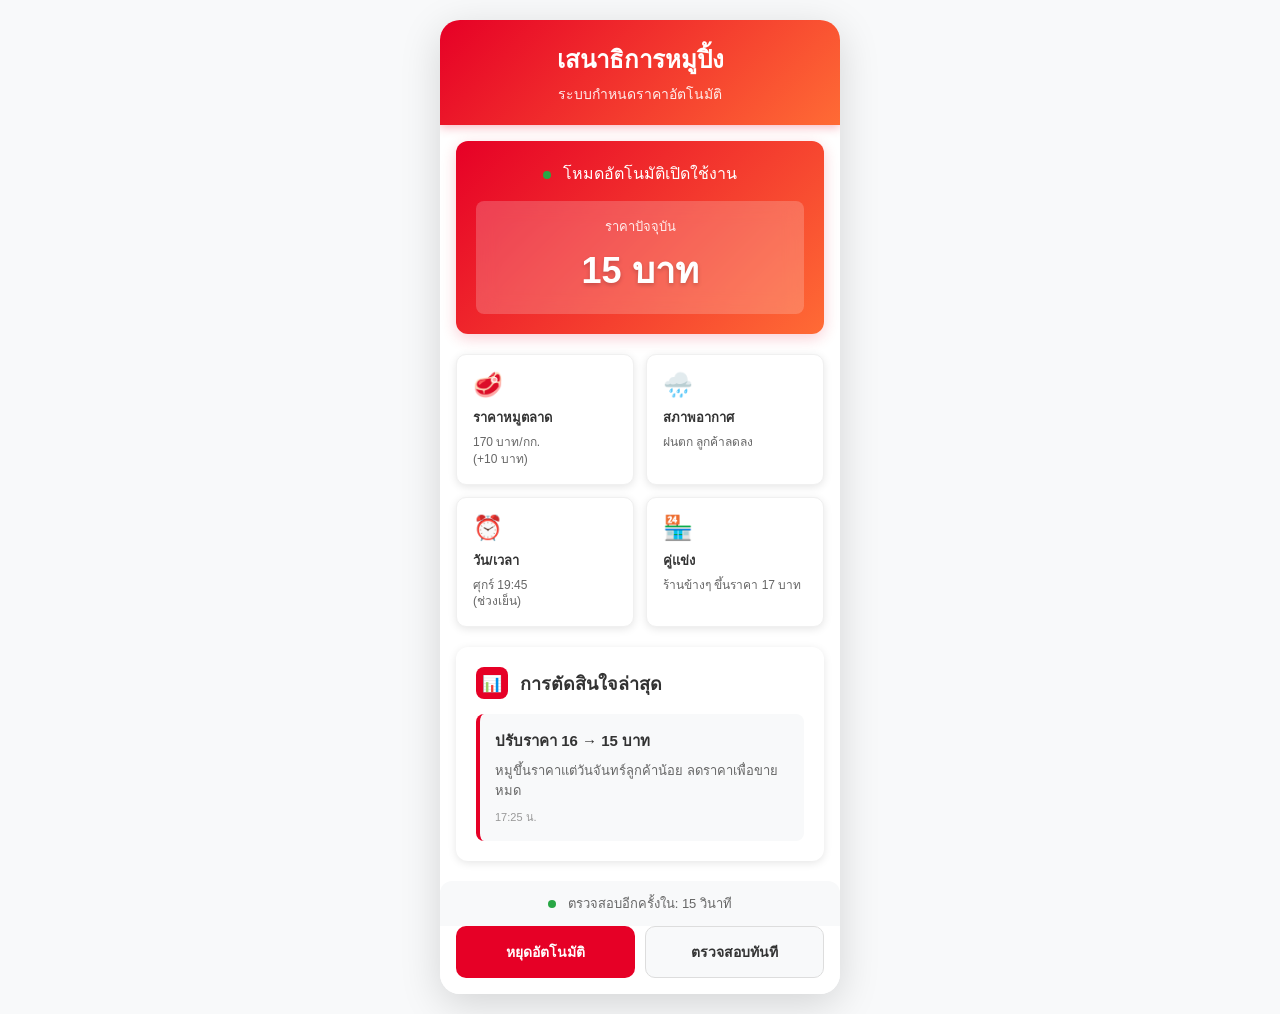
<file: AI Agent mooping.html>
<!DOCTYPE html>
<html lang="th">
<head>
    <meta charset="UTF-8">
    <meta name="viewport" content="width=device-width, initial-scale=1.0">
    <title>เสนาธิการหมูปิ้ง</title>
    <style>
        * {
            margin: 0;
            padding: 0;
            box-sizing: border-box;
        }
        
        body {
            font-family: -apple-system, BlinkMacSystemFont, 'Segoe UI', sans-serif;
            background-color: #f8f9fa;
            padding: 0;
            min-height: 100vh;
        }
        
        .app-container {
            max-width: 100%;
            margin: 0 auto;
            background: white;
        }
        
        .header {
            background: linear-gradient(135deg, #e60026 0%, #ff6b35 100%);
            color: white;
            padding: 20px 16px;
            text-align: center;
            position: sticky;
            top: 0;
            z-index: 100;
            box-shadow: 0 2px 10px rgba(230, 0, 38, 0.3);
        }
        
        .header h1 {
            font-size: 24px;
            font-weight: 700;
            margin-bottom: 4px;
        }
        
        .header p {
            font-size: 14px;
            opacity: 0.9;
        }
        
        .main-content {
            padding: 16px;
            padding-bottom: 100px; /* เผื่อ spacing ล่าง */
        }
        
        .status-panel {
            background: linear-gradient(135deg, #e60026 0%, #ff6b35 100%);
            color: white;
            border-radius: 12px;
            padding: 20px;
            margin-bottom: 20px;
            text-align: center;
            box-shadow: 0 4px 15px rgba(230, 0, 38, 0.2);
        }
        
        .mode-status {
            font-size: 16px;
            margin-bottom: 15px;
            font-weight: 500;
        }
        
        .current-price {
            background: rgba(255, 255, 255, 0.2);
            border-radius: 8px;
            padding: 15px;
            backdrop-filter: blur(10px);
        }
        
        .price-label {
            font-size: 13px;
            opacity: 0.9;
            margin-bottom: 5px;
        }
        
        .price-value {
            font-size: 36px;
            font-weight: 800;
            text-shadow: 0 2px 4px rgba(0, 0, 0, 0.2);
        }
        
        .factors-grid {
            display: grid;
            grid-template-columns: 1fr 1fr;
            gap: 12px;
            margin-bottom: 20px;
        }
        
        .factor-card {
            background: white;
            border-radius: 10px;
            padding: 16px;
            box-shadow: 0 2px 8px rgba(0, 0, 0, 0.1);
            border: 1px solid #f0f0f0;
            transition: transform 0.2s ease;
        }
        
        .factor-card:active {
            transform: scale(0.98);
        }
        
        .factor-icon {
            font-size: 24px;
            margin-bottom: 8px;
            display: block;
        }
        
        .factor-title {
            font-weight: 600;
            font-size: 13px;
            color: #333;
            margin-bottom: 6px;
        }
        
        .factor-value {
            font-size: 12px;
            color: #666;
            line-height: 1.4;
        }
        
        .decision-section {
            background: white;
            border-radius: 12px;
            padding: 20px;
            margin-bottom: 20px;
            box-shadow: 0 2px 8px rgba(0, 0, 0, 0.1);
        }
        
        .section-header {
            display: flex;
            align-items: center;
            margin-bottom: 15px;
        }
        
        .section-icon {
            width: 32px;
            height: 32px;
            background: #e60026;
            color: white;
            border-radius: 8px;
            display: flex;
            align-items: center;
            justify-content: center;
            margin-right: 12px;
            font-size: 16px;
        }
        
        .section-title {
            font-weight: 600;
            font-size: 18px;
            color: #333;
        }
        
        .log-entry {
            background: #f8f9fa;
            border-radius: 8px;
            padding: 15px;
            margin-bottom: 12px;
            border-left: 4px solid #e60026;
        }
        
        .log-entry:last-child {
            margin-bottom: 0;
        }
        
        .log-action {
            font-weight: 600;
            color: #333;
            margin-bottom: 8px;
            font-size: 15px;
        }
        
        .log-reason {
            color: #666;
            font-size: 13px;
            line-height: 1.5;
            margin-bottom: 8px;
        }
        
        .log-time {
            color: #999;
            font-size: 11px;
        }
        
        .controls {
            position: fixed;
            bottom: 0;
            left: 0;
            right: 0;
            background: white;
            padding: 16px;
            border-top: 1px solid #e0e0e0;
            box-shadow: 0 -2px 10px rgba(0, 0, 0, 0.1);
        }
        
        .controls-grid {
            display: grid;
            grid-template-columns: 1fr 1fr;
            gap: 10px;
            max-width: 400px;
            margin: 0 auto;
        }
        
        .btn {
            padding: 14px 20px;
            border: none;
            border-radius: 10px;
            font-weight: 600;
            font-size: 14px;
            cursor: pointer;
            transition: all 0.2s ease;
            touch-action: manipulation;
        }
        
        .btn:active {
            transform: scale(0.95);
        }
        
        .btn-primary {
            background: #e60026;
            color: white;
        }
        
        .btn-primary:hover {
            background: #cc0022;
        }
        
        .btn-secondary {
            background: #f8f9fa;
            color: #333;
            border: 1px solid #ddd;
        }
        
        .btn-secondary:hover {
            background: #e9ecef;
        }
        
        .btn-full {
            grid-column: 1 / -1;
        }
        
        .next-check {
            text-align: center;
            padding: 12px;
            background: #f8f9fa;
            margin: 20px -16px -16px -16px;
            border-radius: 12px 12px 0 0;
            font-size: 13px;
            color: #666;
        }
        
        .status-indicator {
            display: inline-block;
            width: 8px;
            height: 8px;
            border-radius: 50%;
            background: #28a745;
            margin-right: 8px;
            animation: pulse 2s infinite;
        }
        
        @keyframes pulse {
            0% { opacity: 1; }
            50% { opacity: 0.5; }
            100% { opacity: 1; }
        }
        
        .offline .status-indicator {
            background: #dc3545;
            animation: none;
        }
        
        /* Quick action button */
        .quick-action {
            position: fixed;
            bottom: 90px;
            right: 16px;
            width: 56px;
            height: 56px;
            background: #e60026;
            color: white;
            border: none;
            border-radius: 50%;
            box-shadow: 0 4px 12px rgba(230, 0, 38, 0.4);
            font-size: 24px;
            display: flex;
            align-items: center;
            justify-content: center;
            cursor: pointer;
            transition: all 0.3s ease;
        }
        
        .quick-action:active {
            transform: scale(0.9);
        }
        
        /* สำหรับหน้าจอใหญ่ */
        @media (min-width: 768px) {
            .app-container {
                max-width: 400px;
                margin: 20px auto;
                border-radius: 20px;
                overflow: hidden;
                box-shadow: 0 10px 40px rgba(0, 0, 0, 0.15);
            }
            
            .header {
                position: static;
            }
            
            .controls {
                position: static;
                border-top: none;
                box-shadow: none;
                padding-top: 0;
            }
            
            .main-content {
                padding-bottom: 16px;
            }
            
            .quick-action {
                display: none;
            }
        }
        
        /* Loading state */
        .loading {
            opacity: 0.7;
            pointer-events: none;
        }
        
        .skeleton {
            background: linear-gradient(90deg, #f0f0f0 25%, #e0e0e0 50%, #f0f0f0 75%);
            background-size: 200% 100%;
            animation: loading 1.5s infinite;
        }
        
        @keyframes loading {
            0% { background-position: 200% 0; }
            100% { background-position: -200% 0; }
        }
    </style>
</head>
<body>
    <div class="app-container">
        <div class="header">
            <h1>เสนาธิการหมูปิ้ง</h1>
            <p>ระบบกำหนดราคาอัตโนมัติ</p>
        </div>
        
        <div class="main-content">
            <div class="status-panel">
                <div class="mode-status" id="mode-status">
                    <span class="status-indicator"></span>
                    โหมดอัตโนมัติเปิดใช้งาน
                </div>
                <div class="current-price">
                    <div class="price-label">ราคาปัจจุบัน</div>
                    <div class="price-value"><span id="current-price">15</span> บาท</div>
                </div>
            </div>

            <div class="factors-grid">
                <div class="factor-card">
                    <span class="factor-icon">🥩</span>
                    <div class="factor-title">ราคาหมูตลาด</div>
                    <div class="factor-value" id="pork-price">160 บาท/กก.<br>(+10 บาท)</div>
                </div>
                <div class="factor-card">
                    <span class="factor-icon">🌤️</span>
                    <div class="factor-title">สภาพอากาศ</div>
                    <div class="factor-value" id="weather">แสงแดดอ่อน<br>เหมาะขาย</div>
                </div>
                <div class="factor-card">
                    <span class="factor-icon">⏰</span>
                    <div class="factor-title">วัน/เวลา</div>
                    <div class="factor-value" id="day-time">จันทร์ 17:30<br>(ช่วงเย็น)</div>
                </div>
                <div class="factor-card">
                    <span class="factor-icon">🏪</span>
                    <div class="factor-title">คู่แข่ง</div>
                    <div class="factor-value" id="competition">ร้านใกล้ๆ<br>ขาย 14-16 บาท</div>
                </div>
            </div>

            <div class="decision-section">
                <div class="section-header">
                    <div class="section-icon">📊</div>
                    <div class="section-title">การตัดสินใจล่าสุด</div>
                </div>
                <div id="decision-log">
                    <div class="log-entry">
                        <div class="log-action">ปรับราคา 16 → 15 บาท</div>
                        <div class="log-reason">หมูขึ้นราคาแต่วันจันทร์ลูกค้าน้อย ลดราคาเพื่อขายหมด</div>
                        <div class="log-time">17:25 น.</div>
                    </div>
                </div>
            </div>

            <div class="next-check">
                <span class="status-indicator"></span>
                ตรวจสอบอีกครั้งใน: <span id="next-check">15 นาที</span>
            </div>
        </div>

        <button class="quick-action" onclick="forceCheck()">
            🔄
        </button>

        <div class="controls">
            <div class="controls-grid">
                <button id="auto-btn" class="btn btn-primary" onclick="toggleMode()">
                    หยุดอัตโนมัติ
                </button>
                <button class="btn btn-secondary" onclick="forceCheck()">
                    ตรวจสอบทันที
                </button>
            </div>
        </div>
    </div>

    <script>
        let autoMode = true;
        let currentPrice = 15;
        let checkInterval;

        const marketData = {
            porkPrices: [150, 160, 155, 165, 170],
            porkChanges: ['+5', '+10', '-5', '+15', '+20'],
            weather: [
                'แสงแดดอ่อน\nเหมาะขาย',
                'ฝนตก\nลูกค้าลดลง',
                'ครึ้ม อากาศดี\nเหมาะขาย',
                'แดดจัด\nเตรียมร่ม',
                'อากาศเป็นใจ\nลูกค้าเยอะ'
            ],
            weatherIcons: ['🌤️', '🌧️', '☁️', '☀️', '😊'],
            competition: [
                'ร้านใกล้ๆ\nขาย 14-16 บาท',
                'ร้านใหม่\nขาย 12 บาท',
                'คู่แข่งหลัก\nขาย 13 บาท',
                'ร้านข้างๆ\nขึ้นราคา 17 บาท'
            ]
        };

        function updateData() {
            const porkPrice = marketData.porkPrices[Math.floor(Math.random() * marketData.porkPrices.length)];
            const porkChange = marketData.porkChanges[Math.floor(Math.random() * marketData.porkChanges.length)];
            const weatherIndex = Math.floor(Math.random() * marketData.weather.length);
            const weather = marketData.weather[weatherIndex];
            const weatherIcon = marketData.weatherIcons[weatherIndex];
            const competition = marketData.competition[Math.floor(Math.random() * marketData.competition.length)];
            
            document.getElementById('pork-price').innerHTML = `${porkPrice} บาท/กก.<br>(${porkChange} บาท)`;
            document.querySelector('.factor-card:nth-child(2) .factor-icon').textContent = weatherIcon;
            document.getElementById('weather').innerHTML = weather;
            document.getElementById('competition').innerHTML = competition;
            
            // อัปเดทเวลา
            const now = new Date();
            const timeString = now.toLocaleTimeString('th-TH', { hour: '2-digit', minute: '2-digit' });
            const dayNames = ['อาทิตย์', 'จันทร์', 'อังคาร', 'พุธ', 'พฤหัสบดี', 'ศุกร์', 'เสาร์'];
            const dayName = dayNames[now.getDay()];
            const timeOfDay = now.getHours() < 12 ? 'เช้า' : now.getHours() < 17 ? 'บ่าย' : 'เย็น';
            document.getElementById('day-time').innerHTML = `${dayName} ${timeString}<br>(ช่วง${timeOfDay})`;
            
            return { porkPrice, porkChange, weather, competition, weatherIcon };
        }

        function makeDecision() {
            if (!autoMode) return;

            const data = updateData();
            let newPrice = currentPrice;
            let reasons = [];

            // วิเคราะห์อากาศ
            if (data.weather.includes('ฝนตก')) {
                newPrice = Math.max(12, currentPrice - 1);
                reasons.push('ฝนตกลูกค้าน้อย');
            }
            
            // วิเคราะห์ราคาหมู
            if (data.porkChange.includes('+')) {
                const increase = parseInt(data.porkChange.replace('+', ''));
                if (increase >= 10) {
                    newPrice += 1;
                    reasons.push(`หมูขึ้น ${increase} บาท`);
                }
            }
            
            // วิเคราะห์คู่แข่ง
            if (data.competition.includes('12 บาท') || data.competition.includes('13 บาท')) {
                newPrice = Math.min(newPrice, 14);
                reasons.push('คู่แข่งลดราคา');
            }

            // วิเคราะห์เวลา
            const now = new Date();
            const hour = now.getHours();
            const day = now.getDay();

            if (day === 1 && hour < 11) {
                newPrice = Math.max(12, newPrice - 1);
                reasons.push('จันทร์เช้าลูกค้าน้อย');
            }

            newPrice = Math.round(newPrice * 2) / 2;

            if (newPrice !== currentPrice) {
                const oldPrice = currentPrice;
                currentPrice = newPrice;
                
                document.getElementById('current-price').textContent = currentPrice;
                
                // เพิ่ม animation
                const priceElement = document.querySelector('.price-value');
                priceElement.style.transform = 'scale(1.1)';
                setTimeout(() => {
                    priceElement.style.transform = 'scale(1)';
                }, 200);
                
                const logEntry = document.createElement('div');
                logEntry.className = 'log-entry';
                logEntry.innerHTML = `
                    <div class="log-action">ปรับราคา ${oldPrice} → ${currentPrice} บาท</div>
                    <div class="log-reason">${reasons.join(' • ')}</div>
                    <div class="log-time">${new Date().toLocaleTimeString('th-TH', { hour: '2-digit', minute: '2-digit' })} น.</div>
                `;
                
                const logContainer = document.getElementById('decision-log');
                logContainer.insertBefore(logEntry, logContainer.firstChild);
                
                // เก็บแค่ 3 รายการ (สำหรับ mobile)
                const entries = logContainer.getElementsByClassName('log-entry');
                if (entries.length > 3) {
                    logContainer.removeChild(entries[entries.length - 1]);
                }
            }
        }

        function toggleMode() {
            autoMode = !autoMode;
            const btn = document.getElementById('auto-btn');
            const status = document.getElementById('mode-status');
            const container = document.querySelector('.app-container');
            
            if (autoMode) {
                btn.textContent = 'หยุดอัตโนมัติ';
                btn.className = 'btn btn-primary';
                status.innerHTML = '<span class="status-indicator"></span>โหมดอัตโนมัติเปิดใช้งาน';
                container.classList.remove('offline');
                startAutoMode();
            } else {
                btn.textContent = 'เปิดอัตโนมัติ';
                btn.className = 'btn btn-secondary';
                status.innerHTML = '<span class="status-indicator"></span>โหมดแมนนวล';
                container.classList.add('offline');
                stopAutoMode();
            }
        }

        function startAutoMode() {
            checkInterval = setInterval(() => {
                makeDecision();
                updateNextCheckTime();
            }, 15000);
            updateNextCheckTime();
        }

        function stopAutoMode() {
            if (checkInterval) {
                clearInterval(checkInterval);
                checkInterval = null;
            }
            document.getElementById('next-check').textContent = 'ระบบหยุดอัตโนมัติ';
        }

        function updateNextCheckTime() {
            let countdown = 15;
            const countdownInterval = setInterval(() => {
                if (autoMode) {
                    document.getElementById('next-check').textContent = `${countdown} วินาที`;
                    countdown--;
                    if (countdown < 0) {
                        clearInterval(countdownInterval);
                    }
                } else {
                    clearInterval(countdownInterval);
                }
            }, 1000);
        }

        function forceCheck() {
            // เพิ่ม haptic feedback
            if (navigator.vibrate) {
                navigator.vibrate(50);
            }
            
            // Loading state
            const btn = event.target;
            const originalText = btn.textContent;
            btn.textContent = '...';
            btn.classList.add('loading');
            
            setTimeout(() => {
                makeDecision();
                updateNextCheckTime();
                btn.textContent = originalText;
                btn.classList.remove('loading');
            }, 500);
        }

        // เริ่มต้นระบบ
        updateData();
        startAutoMode();

        // Touch feedback
        document.addEventListener('touchstart', function() {}, {passive: true});

        // Prevent zoom on double tap
        let lastTouchEnd = 0;
        document.addEventListener('touchend', function (event) {
            const now = (new Date()).getTime();
            if (now - lastTouchEnd <= 300) {
                event.preventDefault();
            }
            lastTouchEnd = now;
        }, false);
    </script>
</body>
</html>
</file>
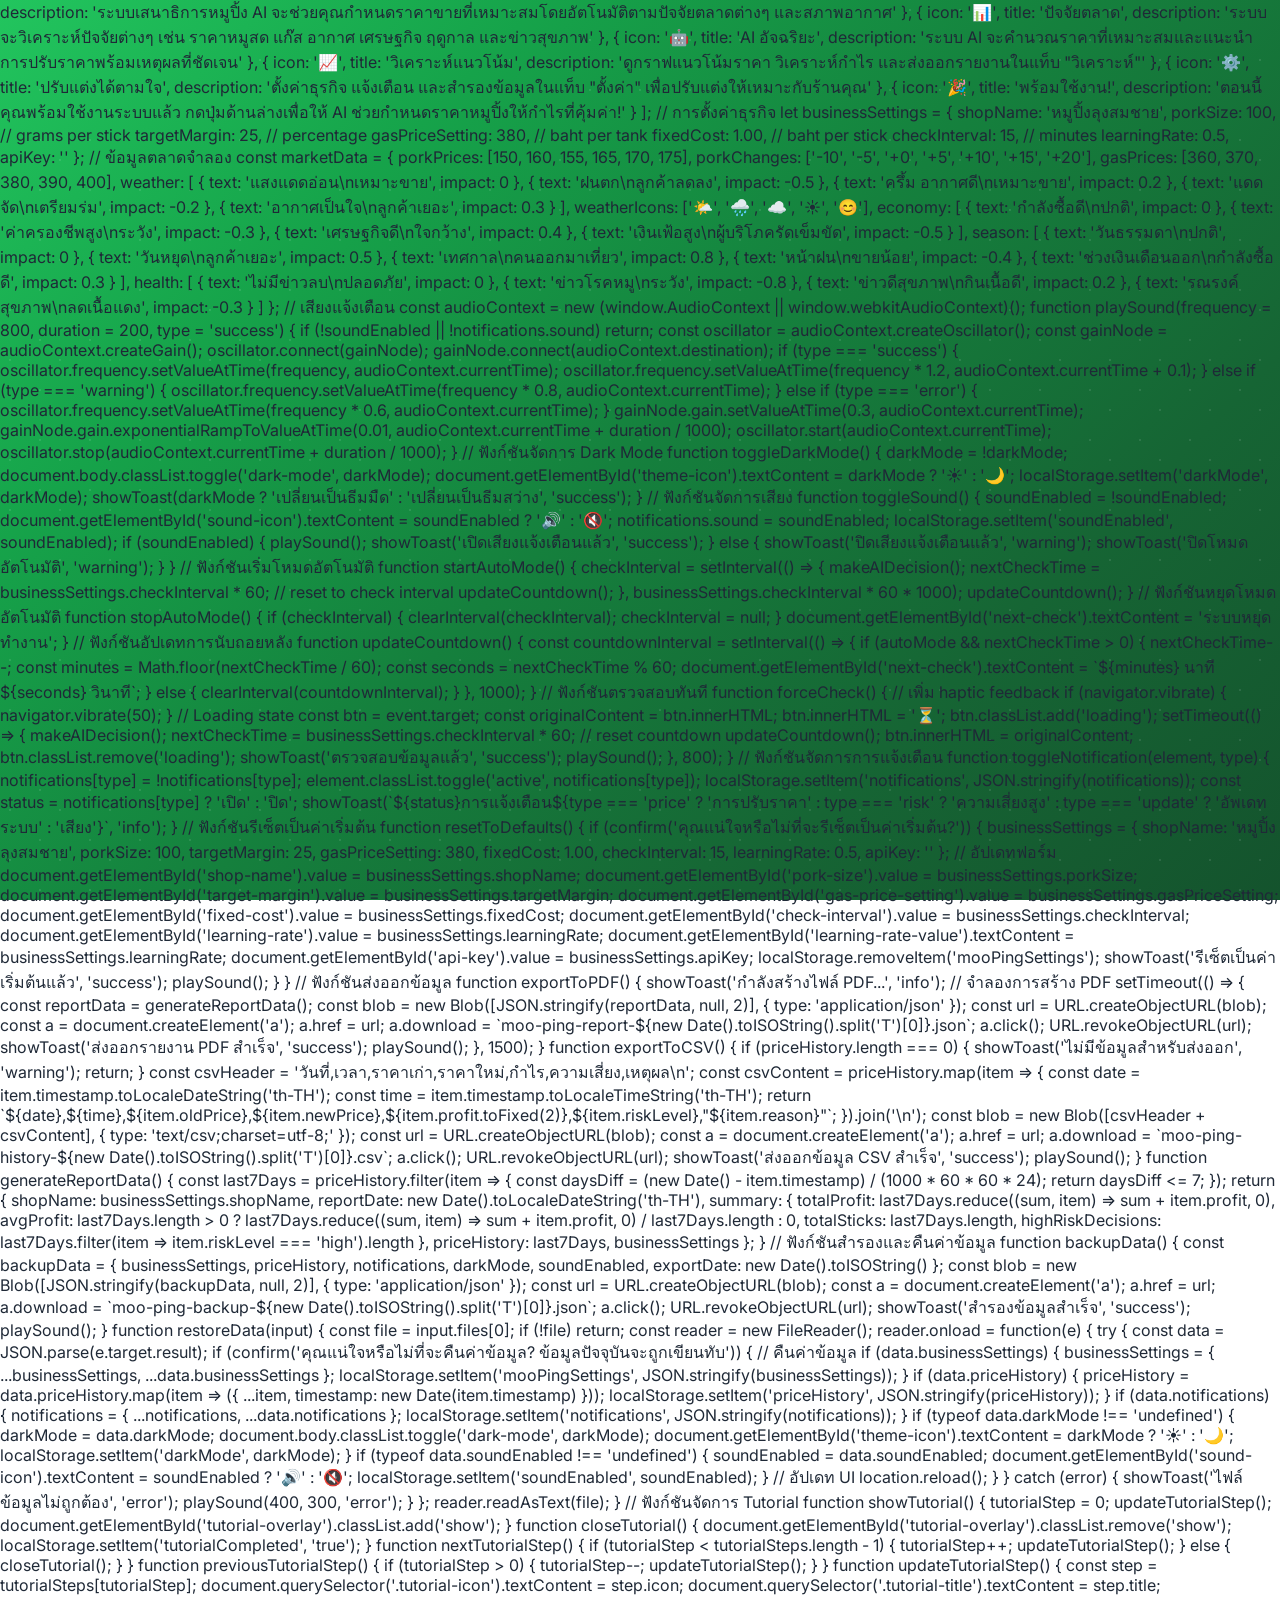
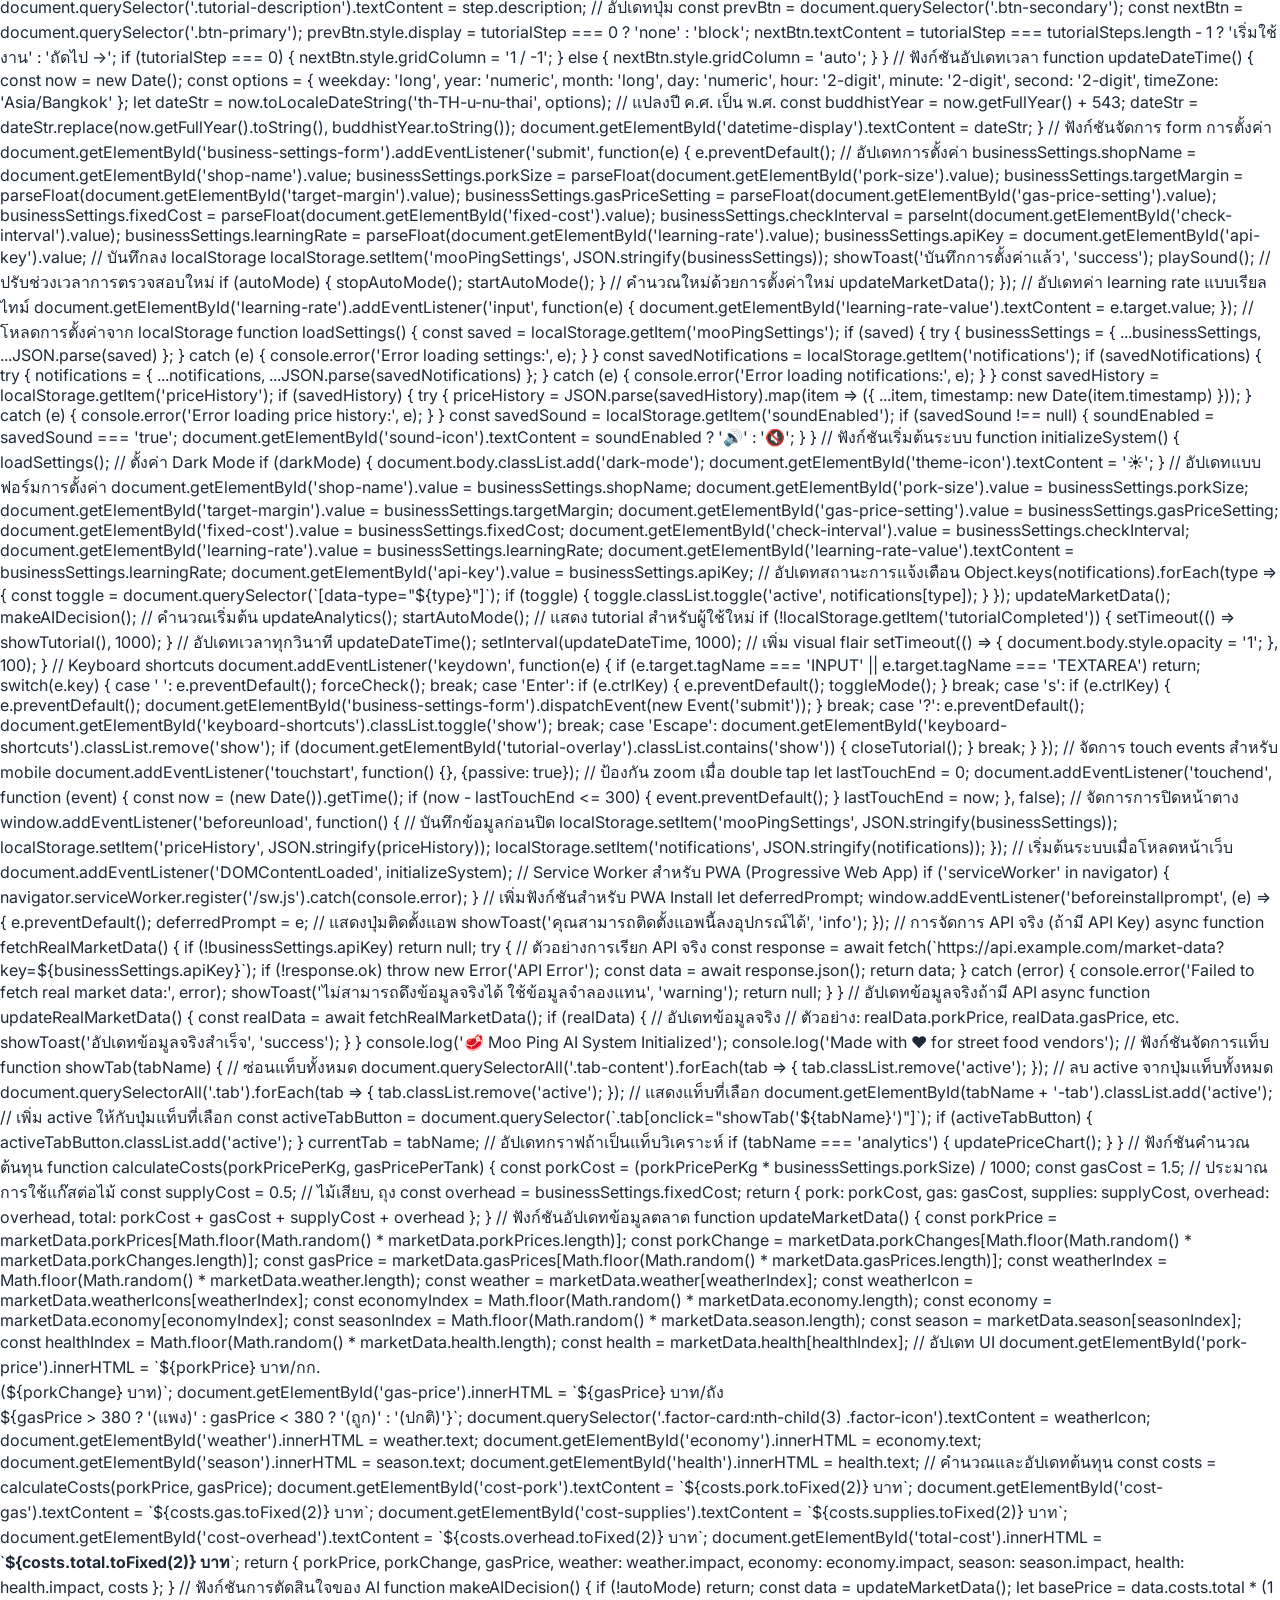
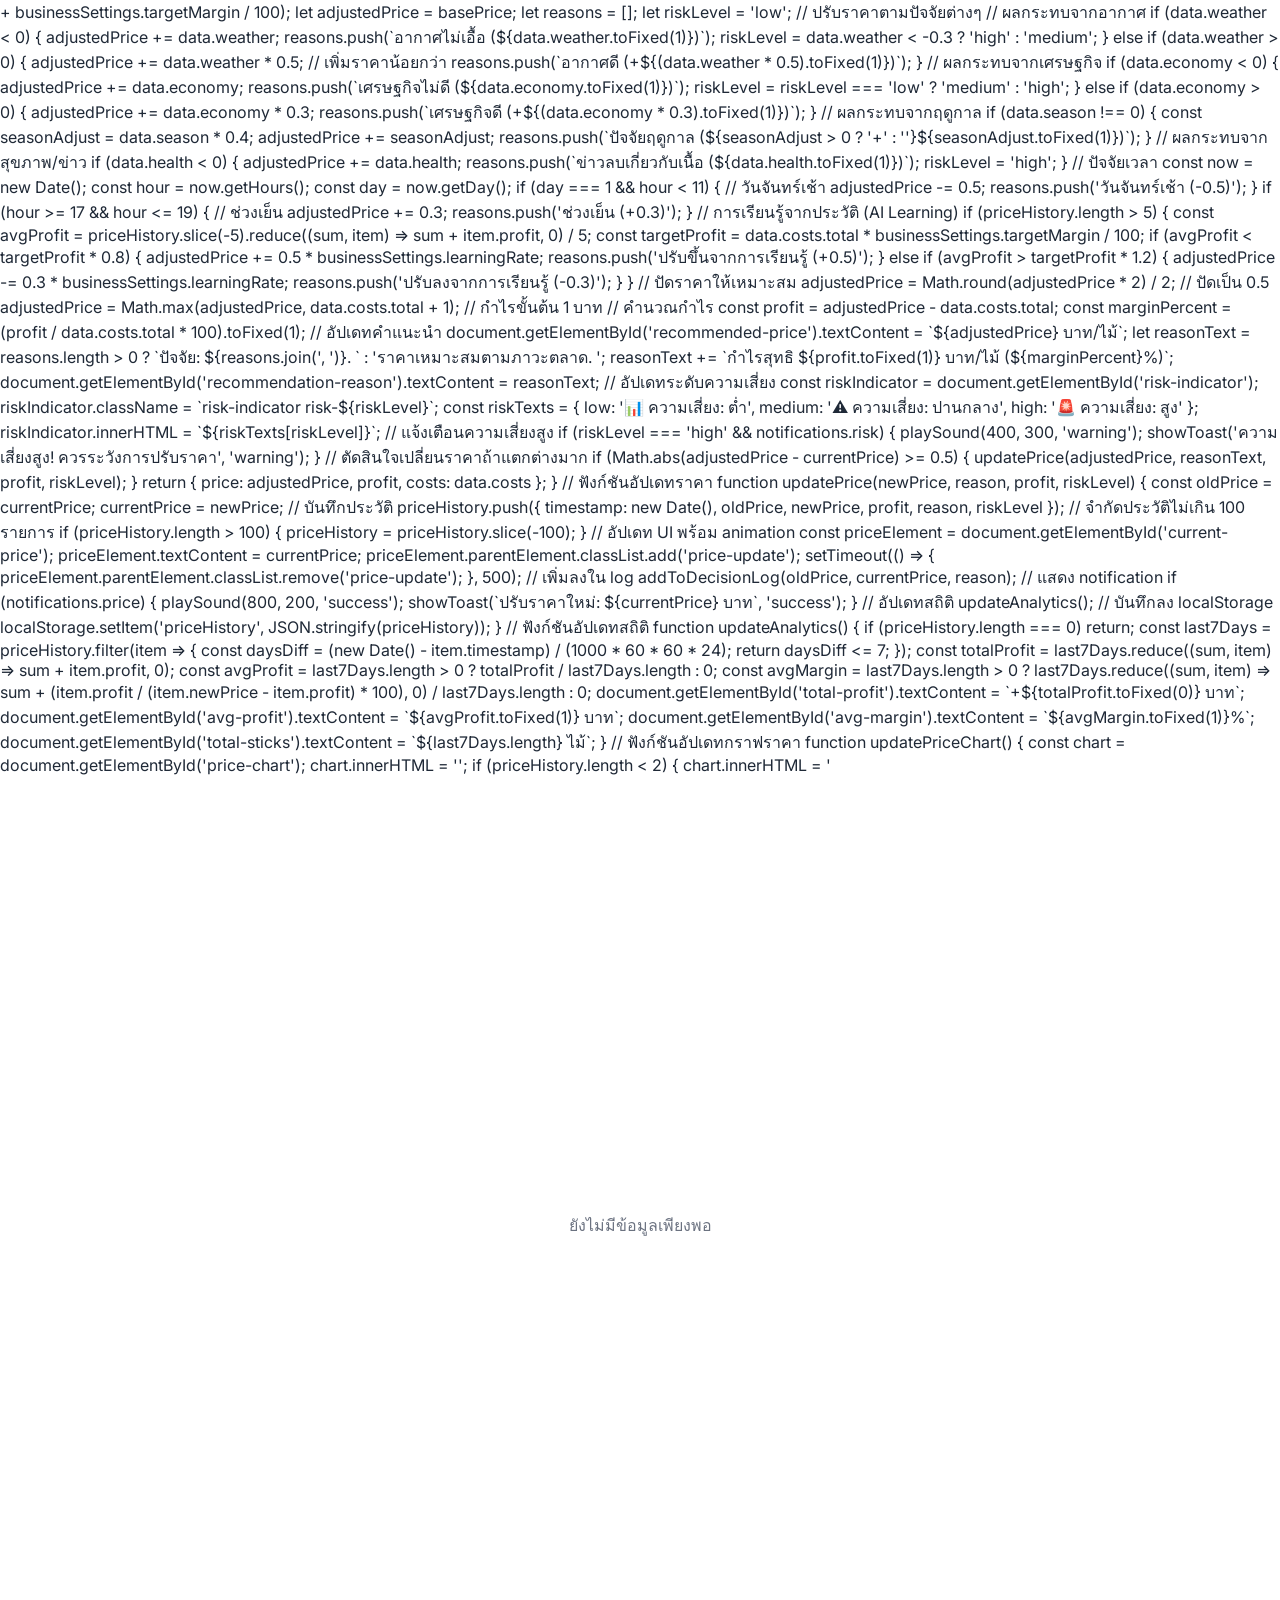
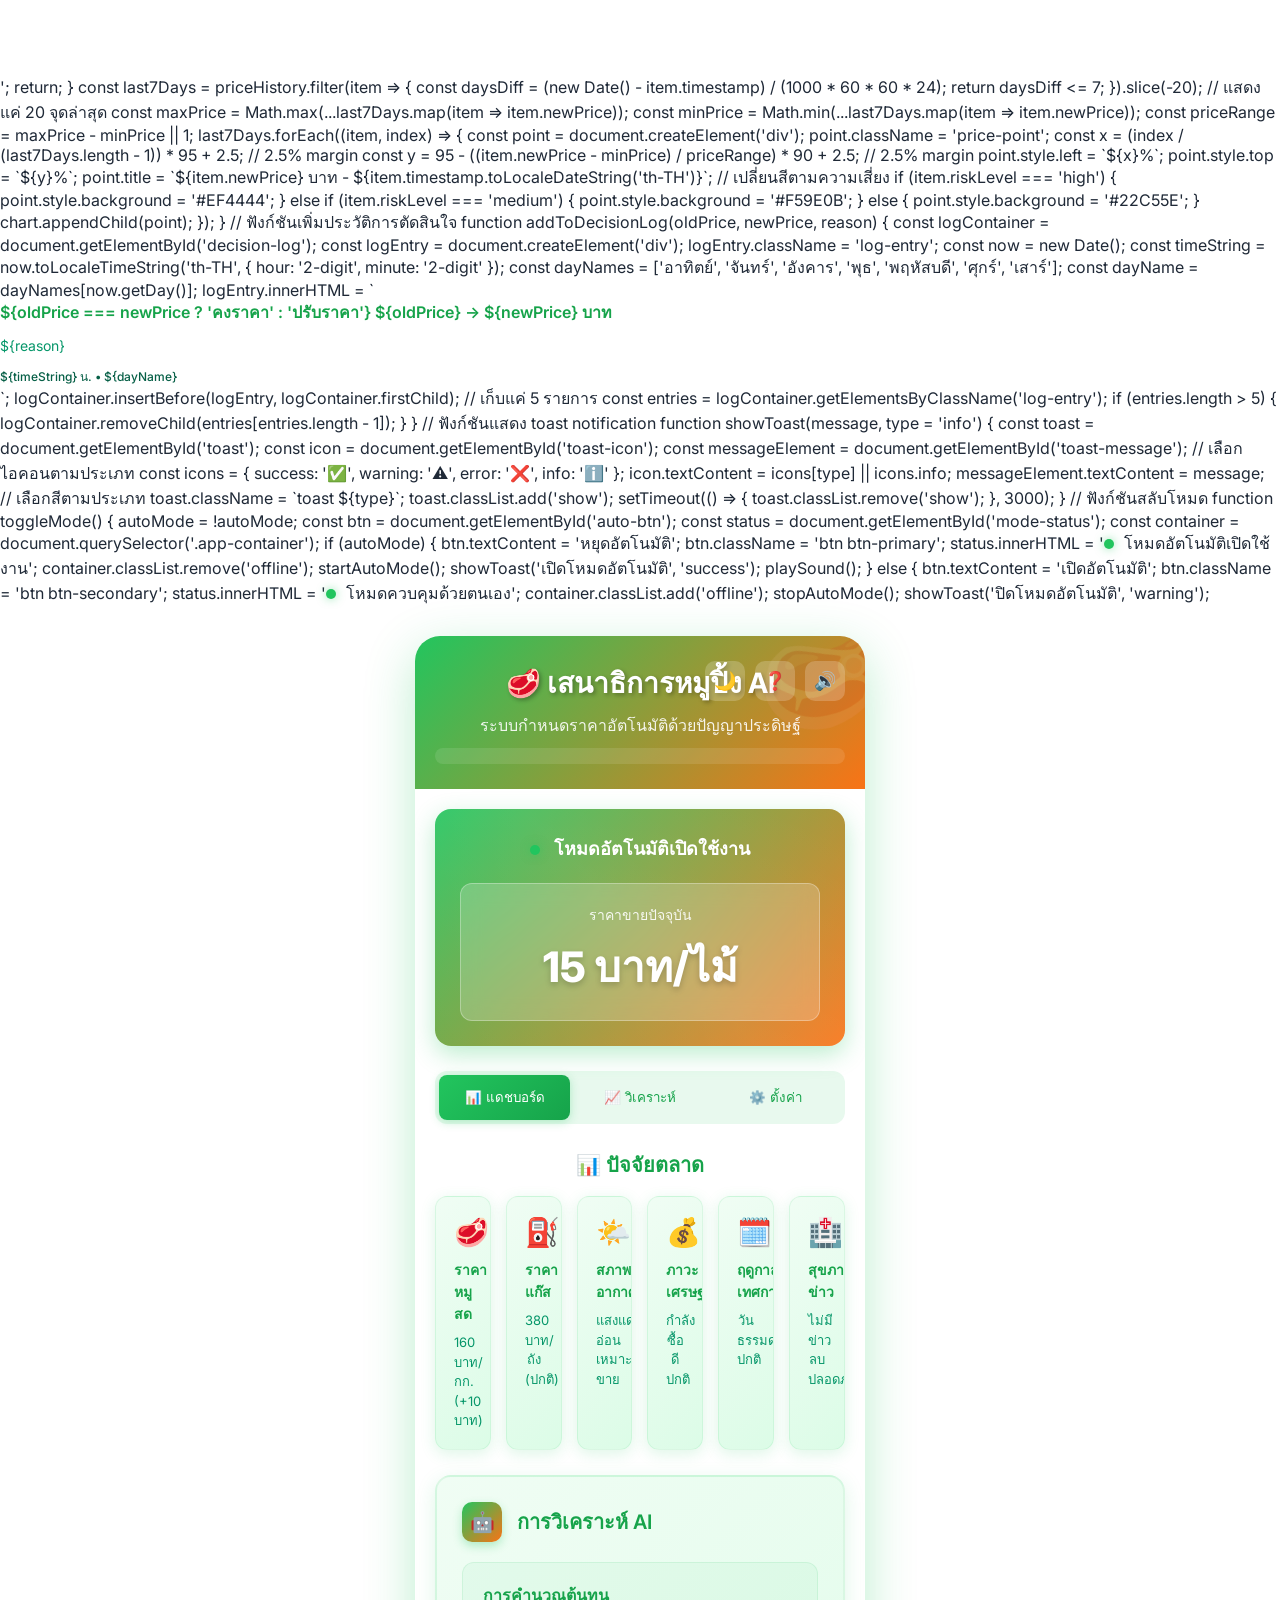
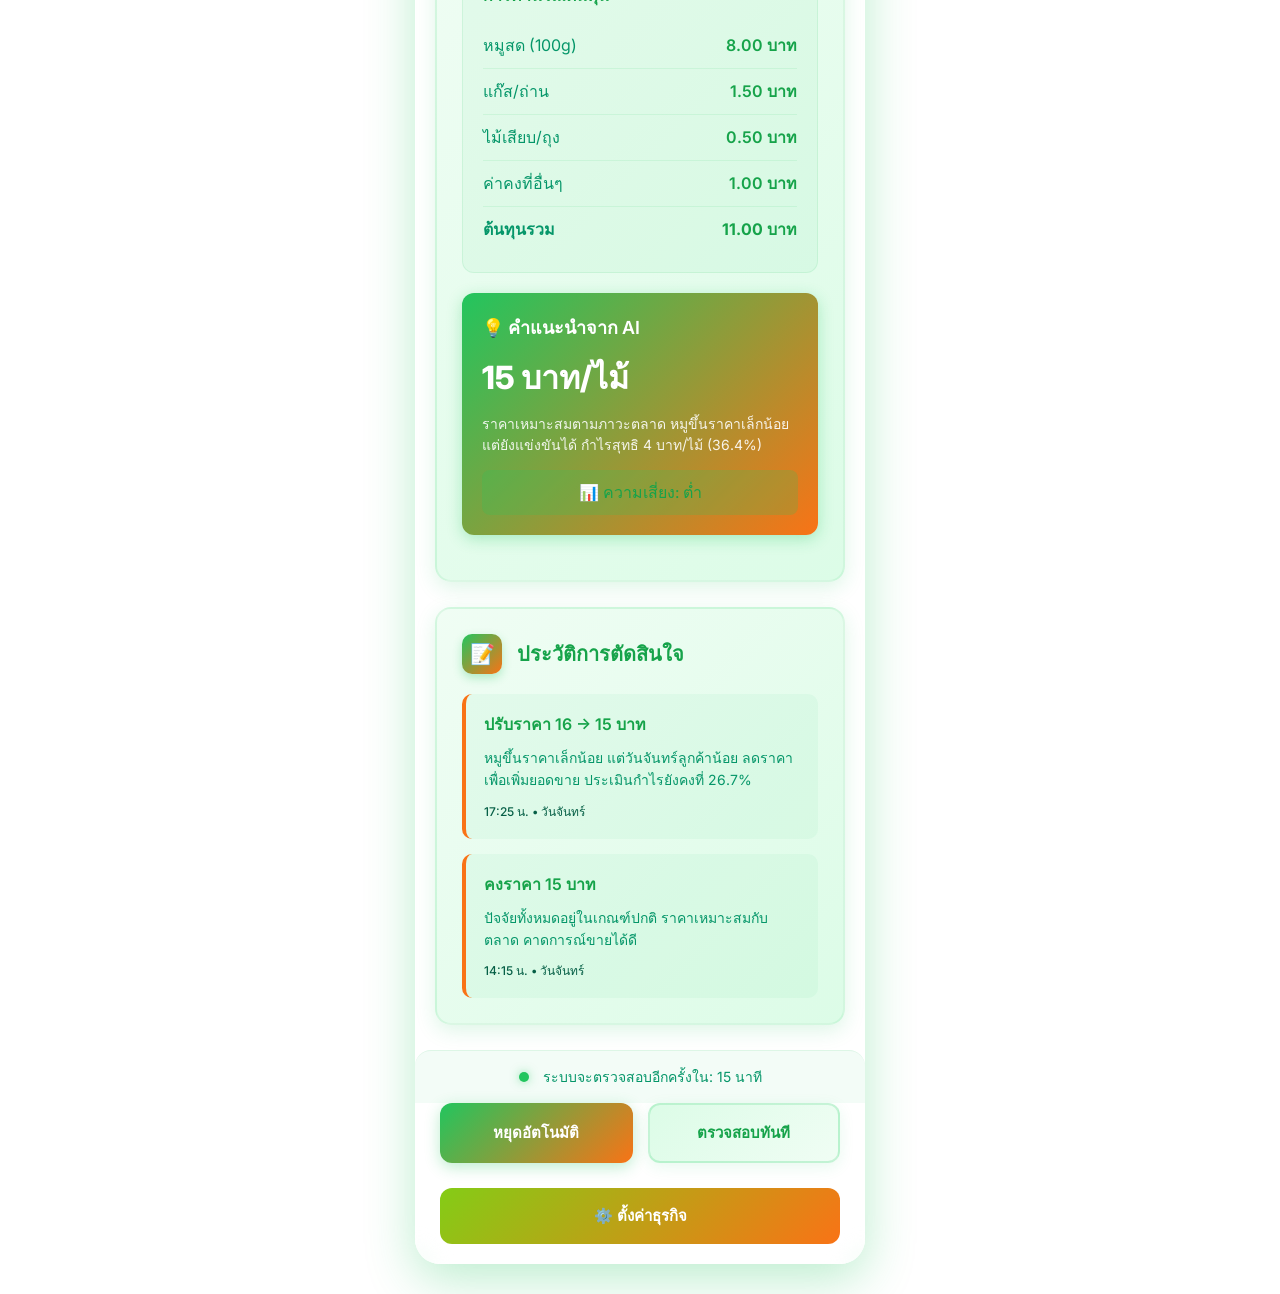
<file: moo-ping-ai-enhanced.html>
description: 'ระบบเสนาธิการหมูปิ้ง AI จะช่วยคุณกำหนดราคาขายที่เหมาะสมโดยอัตโนมัติตามปัจจัยตลาดต่างๆ และสภาพอากาศ'
            },
            {
                icon: '📊',
                title: 'ปัจจัยตลาด',
                description: 'ระบบจะวิเคราะห์ปัจจัยต่างๆ เช่น ราคาหมูสด แก๊ส อากาศ เศรษฐกิจ ฤดูกาล และข่าวสุขภาพ'
            },
            {
                icon: '🤖',
                title: 'AI อัจฉริยะ',
                description: 'ระบบ AI จะคำนวณราคาที่เหมาะสมและแนะนำการปรับราคาพร้อมเหตุผลที่ชัดเจน'
            },
            {
                icon: '📈',
                title: 'วิเคราะห์แนวโน้ม',
                description: 'ดูกราฟแนวโน้มราคา วิเคราะห์กำไร และส่งออกรายงานในแท็บ "วิเคราะห์"'
            },
            {
                icon: '⚙️',
                title: 'ปรับแต่งได้ตามใจ',
                description: 'ตั้งค่าธุรกิจ แจ้งเตือน และสำรองข้อมูลในแท็บ "ตั้งค่า" เพื่อปรับแต่งให้เหมาะกับร้านคุณ'
            },
            {
                icon: '🎉',
                title: 'พร้อมใช้งาน!',
                description: 'ตอนนี้คุณพร้อมใช้งานระบบแล้ว กดปุ่มด้านล่างเพื่อให้ AI ช่วยกำหนดราคาหมูปิ้งให้กำไรที่คุ้มค่า!'
            }
        ];
        
        // การตั้งค่าธุรกิจ
        let businessSettings = {
            shopName: 'หมูปิ้งลุงสมชาย',
            porkSize: 100, // grams per stick
            targetMargin: 25, // percentage
            gasPriceSetting: 380, // baht per tank
            fixedCost: 1.00, // baht per stick
            checkInterval: 15, // minutes
            learningRate: 0.5,
            apiKey: ''
        };

        // ข้อมูลตลาดจำลอง
        const marketData = {
            porkPrices: [150, 160, 155, 165, 170, 175],
            porkChanges: ['-10', '-5', '+0', '+5', '+10', '+15', '+20'],
            gasPrices: [360, 370, 380, 390, 400],
            weather: [
                { text: 'แสงแดดอ่อน\nเหมาะขาย', impact: 0 },
                { text: 'ฝนตก\nลูกค้าลดลง', impact: -0.5 },
                { text: 'ครึ้ม อากาศดี\nเหมาะขาย', impact: 0.2 },
                { text: 'แดดจัด\nเตรียมร่ม', impact: -0.2 },
                { text: 'อากาศเป็นใจ\nลูกค้าเยอะ', impact: 0.3 }
            ],
            weatherIcons: ['🌤️', '🌧️', '☁️', '☀️', '😊'],
            economy: [
                { text: 'กำลังซื้อดี\nปกติ', impact: 0 },
                { text: 'ค่าครองชีพสูง\nระวัง', impact: -0.3 },
                { text: 'เศรษฐกิจดี\nใจกว้าง', impact: 0.4 },
                { text: 'เงินเฟ้อสูง\nผู้บริโภครัดเข็มขัด', impact: -0.5 }
            ],
            season: [
                { text: 'วันธรรมดา\nปกติ', impact: 0 },
                { text: 'วันหยุด\nลูกค้าเยอะ', impact: 0.5 },
                { text: 'เทศกาล\nคนออกมาเที่ยว', impact: 0.8 },
                { text: 'หน้าฝน\nขายน้อย', impact: -0.4 },
                { text: 'ช่วงเงินเดือนออก\nกำลังซื้อดี', impact: 0.3 }
            ],
            health: [
                { text: 'ไม่มีข่าวลบ\nปลอดภัย', impact: 0 },
                { text: 'ข่าวโรคหมู\nระวัง', impact: -0.8 },
                { text: 'ข่าวดีสุขภาพ\nกินเนื้อดี', impact: 0.2 },
                { text: 'รณรงค์สุขภาพ\nลดเนื้อแดง', impact: -0.3 }
            ]
        };

        // เสียงแจ้งเตือน
        const audioContext = new (window.AudioContext || window.webkitAudioContext)();
        
        function playSound(frequency = 800, duration = 200, type = 'success') {
            if (!soundEnabled || !notifications.sound) return;
            
            const oscillator = audioContext.createOscillator();
            const gainNode = audioContext.createGain();
            
            oscillator.connect(gainNode);
            gainNode.connect(audioContext.destination);
            
            if (type === 'success') {
                oscillator.frequency.setValueAtTime(frequency, audioContext.currentTime);
                oscillator.frequency.setValueAtTime(frequency * 1.2, audioContext.currentTime + 0.1);
            } else if (type === 'warning') {
                oscillator.frequency.setValueAtTime(frequency * 0.8, audioContext.currentTime);
            } else if (type === 'error') {
                oscillator.frequency.setValueAtTime(frequency * 0.6, audioContext.currentTime);
            }
            
            gainNode.gain.setValueAtTime(0.3, audioContext.currentTime);
            gainNode.gain.exponentialRampToValueAtTime(0.01, audioContext.currentTime + duration / 1000);
            
            oscillator.start(audioContext.currentTime);
            oscillator.stop(audioContext.currentTime + duration / 1000);
        }

        // ฟังก์ชันจัดการ Dark Mode
        function toggleDarkMode() {
            darkMode = !darkMode;
            document.body.classList.toggle('dark-mode', darkMode);
            document.getElementById('theme-icon').textContent = darkMode ? '☀️' : '🌙';
            localStorage.setItem('darkMode', darkMode);
            showToast(darkMode ? 'เปลี่ยนเป็นธีมมืด' : 'เปลี่ยนเป็นธีมสว่าง', 'success');
        }

        // ฟังก์ชันจัดการเสียง
        function toggleSound() {
            soundEnabled = !soundEnabled;
            document.getElementById('sound-icon').textContent = soundEnabled ? '🔊' : '🔇';
            notifications.sound = soundEnabled;
            localStorage.setItem('soundEnabled', soundEnabled);
            if (soundEnabled) {
                playSound();
                showToast('เปิดเสียงแจ้งเตือนแล้ว', 'success');
            } else {
                showToast('ปิดเสียงแจ้งเตือนแล้ว', 'warning');
                showToast('ปิดโหมดอัตโนมัติ', 'warning');
            }
        }

        // ฟังก์ชันเริ่มโหมดอัตโนมัติ
        function startAutoMode() {
            checkInterval = setInterval(() => {
                makeAIDecision();
                nextCheckTime = businessSettings.checkInterval * 60; // reset to check interval
                updateCountdown();
            }, businessSettings.checkInterval * 60 * 1000);
            
            updateCountdown();
        }

        // ฟังก์ชันหยุดโหมดอัตโนมัติ
        function stopAutoMode() {
            if (checkInterval) {
                clearInterval(checkInterval);
                checkInterval = null;
            }
            document.getElementById('next-check').textContent = 'ระบบหยุดทำงาน';
        }

        // ฟังก์ชันอัปเดทการนับถอยหลัง
        function updateCountdown() {
            const countdownInterval = setInterval(() => {
                if (autoMode && nextCheckTime > 0) {
                    nextCheckTime--;
                    const minutes = Math.floor(nextCheckTime / 60);
                    const seconds = nextCheckTime % 60;
                    document.getElementById('next-check').textContent = 
                        `${minutes} นาที ${seconds} วินาที`;
                } else {
                    clearInterval(countdownInterval);
                }
            }, 1000);
        }

        // ฟังก์ชันตรวจสอบทันที
        function forceCheck() {
            // เพิ่ม haptic feedback
            if (navigator.vibrate) {
                navigator.vibrate(50);
            }
            
            // Loading state
            const btn = event.target;
            const originalContent = btn.innerHTML;
            btn.innerHTML = '⏳';
            btn.classList.add('loading');
            
            setTimeout(() => {
                makeAIDecision();
                nextCheckTime = businessSettings.checkInterval * 60; // reset countdown
                updateCountdown();
                btn.innerHTML = originalContent;
                btn.classList.remove('loading');
                showToast('ตรวจสอบข้อมูลแล้ว', 'success');
                playSound();
            }, 800);
        }

        // ฟังก์ชันจัดการการแจ้งเตือน
        function toggleNotification(element, type) {
            notifications[type] = !notifications[type];
            element.classList.toggle('active', notifications[type]);
            localStorage.setItem('notifications', JSON.stringify(notifications));
            
            const status = notifications[type] ? 'เปิด' : 'ปิด';
            showToast(`${status}การแจ้งเตือน${type === 'price' ? 'การปรับราคา' : type === 'risk' ? 'ความเสี่ยงสูง' : type === 'update' ? 'อัพเดทระบบ' : 'เสียง'}`, 'info');
        }

        // ฟังก์ชันรีเซ็ตเป็นค่าเริ่มต้น
        function resetToDefaults() {
            if (confirm('คุณแน่ใจหรือไม่ที่จะรีเซ็ตเป็นค่าเริ่มต้น?')) {
                businessSettings = {
                    shopName: 'หมูปิ้งลุงสมชาย',
                    porkSize: 100,
                    targetMargin: 25,
                    gasPriceSetting: 380,
                    fixedCost: 1.00,
                    checkInterval: 15,
                    learningRate: 0.5,
                    apiKey: ''
                };
                
                // อัปเดทฟอร์ม
                document.getElementById('shop-name').value = businessSettings.shopName;
                document.getElementById('pork-size').value = businessSettings.porkSize;
                document.getElementById('target-margin').value = businessSettings.targetMargin;
                document.getElementById('gas-price-setting').value = businessSettings.gasPriceSetting;
                document.getElementById('fixed-cost').value = businessSettings.fixedCost;
                document.getElementById('check-interval').value = businessSettings.checkInterval;
                document.getElementById('learning-rate').value = businessSettings.learningRate;
                document.getElementById('learning-rate-value').textContent = businessSettings.learningRate;
                document.getElementById('api-key').value = businessSettings.apiKey;
                
                localStorage.removeItem('mooPingSettings');
                showToast('รีเซ็ตเป็นค่าเริ่มต้นแล้ว', 'success');
                playSound();
            }
        }

        // ฟังก์ชันส่งออกข้อมูล
        function exportToPDF() {
            showToast('กำลังสร้างไฟล์ PDF...', 'info');
            
            // จำลองการสร้าง PDF
            setTimeout(() => {
                const reportData = generateReportData();
                const blob = new Blob([JSON.stringify(reportData, null, 2)], { type: 'application/json' });
                const url = URL.createObjectURL(blob);
                const a = document.createElement('a');
                a.href = url;
                a.download = `moo-ping-report-${new Date().toISOString().split('T')[0]}.json`;
                a.click();
                URL.revokeObjectURL(url);
                
                showToast('ส่งออกรายงาน PDF สำเร็จ', 'success');
                playSound();
            }, 1500);
        }

        function exportToCSV() {
            if (priceHistory.length === 0) {
                showToast('ไม่มีข้อมูลสำหรับส่งออก', 'warning');
                return;
            }
            
            const csvHeader = 'วันที่,เวลา,ราคาเก่า,ราคาใหม่,กำไร,ความเสี่ยง,เหตุผล\n';
            const csvContent = priceHistory.map(item => {
                const date = item.timestamp.toLocaleDateString('th-TH');
                const time = item.timestamp.toLocaleTimeString('th-TH');
                return `${date},${time},${item.oldPrice},${item.newPrice},${item.profit.toFixed(2)},${item.riskLevel},"${item.reason}"`;
            }).join('\n');
            
            const blob = new Blob([csvHeader + csvContent], { type: 'text/csv;charset=utf-8;' });
            const url = URL.createObjectURL(blob);
            const a = document.createElement('a');
            a.href = url;
            a.download = `moo-ping-history-${new Date().toISOString().split('T')[0]}.csv`;
            a.click();
            URL.revokeObjectURL(url);
            
            showToast('ส่งออกข้อมูล CSV สำเร็จ', 'success');
            playSound();
        }

        function generateReportData() {
            const last7Days = priceHistory.filter(item => {
                const daysDiff = (new Date() - item.timestamp) / (1000 * 60 * 60 * 24);
                return daysDiff <= 7;
            });
            
            return {
                shopName: businessSettings.shopName,
                reportDate: new Date().toLocaleDateString('th-TH'),
                summary: {
                    totalProfit: last7Days.reduce((sum, item) => sum + item.profit, 0),
                    avgProfit: last7Days.length > 0 ? last7Days.reduce((sum, item) => sum + item.profit, 0) / last7Days.length : 0,
                    totalSticks: last7Days.length,
                    highRiskDecisions: last7Days.filter(item => item.riskLevel === 'high').length
                },
                priceHistory: last7Days,
                businessSettings
            };
        }

        // ฟังก์ชันสำรองและคืนค่าข้อมูล
        function backupData() {
            const backupData = {
                businessSettings,
                priceHistory,
                notifications,
                darkMode,
                soundEnabled,
                exportDate: new Date().toISOString()
            };
            
            const blob = new Blob([JSON.stringify(backupData, null, 2)], { type: 'application/json' });
            const url = URL.createObjectURL(blob);
            const a = document.createElement('a');
            a.href = url;
            a.download = `moo-ping-backup-${new Date().toISOString().split('T')[0]}.json`;
            a.click();
            URL.revokeObjectURL(url);
            
            showToast('สำรองข้อมูลสำเร็จ', 'success');
            playSound();
        }

        function restoreData(input) {
            const file = input.files[0];
            if (!file) return;
            
            const reader = new FileReader();
            reader.onload = function(e) {
                try {
                    const data = JSON.parse(e.target.result);
                    
                    if (confirm('คุณแน่ใจหรือไม่ที่จะคืนค่าข้อมูล? ข้อมูลปัจจุบันจะถูกเขียนทับ')) {
                        // คืนค่าข้อมูล
                        if (data.businessSettings) {
                            businessSettings = { ...businessSettings, ...data.businessSettings };
                            localStorage.setItem('mooPingSettings', JSON.stringify(businessSettings));
                        }
                        
                        if (data.priceHistory) {
                            priceHistory = data.priceHistory.map(item => ({
                                ...item,
                                timestamp: new Date(item.timestamp)
                            }));
                            localStorage.setItem('priceHistory', JSON.stringify(priceHistory));
                        }
                        
                        if (data.notifications) {
                            notifications = { ...notifications, ...data.notifications };
                            localStorage.setItem('notifications', JSON.stringify(notifications));
                        }
                        
                        if (typeof data.darkMode !== 'undefined') {
                            darkMode = data.darkMode;
                            document.body.classList.toggle('dark-mode', darkMode);
                            document.getElementById('theme-icon').textContent = darkMode ? '☀️' : '🌙';
                            localStorage.setItem('darkMode', darkMode);
                        }
                        
                        if (typeof data.soundEnabled !== 'undefined') {
                            soundEnabled = data.soundEnabled;
                            document.getElementById('sound-icon').textContent = soundEnabled ? '🔊' : '🔇';
                            localStorage.setItem('soundEnabled', soundEnabled);
                        }
                        
                        // อัปเดท UI
                        location.reload();
                    }
                } catch (error) {
                    showToast('ไฟล์ข้อมูลไม่ถูกต้อง', 'error');
                    playSound(400, 300, 'error');
                }
            };
            reader.readAsText(file);
        }

        // ฟังก์ชันจัดการ Tutorial
        function showTutorial() {
            tutorialStep = 0;
            updateTutorialStep();
            document.getElementById('tutorial-overlay').classList.add('show');
        }

        function closeTutorial() {
            document.getElementById('tutorial-overlay').classList.remove('show');
            localStorage.setItem('tutorialCompleted', 'true');
        }

        function nextTutorialStep() {
            if (tutorialStep < tutorialSteps.length - 1) {
                tutorialStep++;
                updateTutorialStep();
            } else {
                closeTutorial();
            }
        }

        function previousTutorialStep() {
            if (tutorialStep > 0) {
                tutorialStep--;
                updateTutorialStep();
            }
        }

        function updateTutorialStep() {
            const step = tutorialSteps[tutorialStep];
            document.querySelector('.tutorial-icon').textContent = step.icon;
            document.querySelector('.tutorial-title').textContent = step.title;
            document.querySelector('.tutorial-description').textContent = step.description;
            
            // อัปเดทปุ่ม
            const prevBtn = document.querySelector('.btn-secondary');
            const nextBtn = document.querySelector('.btn-primary');
            
            prevBtn.style.display = tutorialStep === 0 ? 'none' : 'block';
            nextBtn.textContent = tutorialStep === tutorialSteps.length - 1 ? 'เริ่มใช้งาน' : 'ถัดไป →';
            
            if (tutorialStep === 0) {
                nextBtn.style.gridColumn = '1 / -1';
            } else {
                nextBtn.style.gridColumn = 'auto';
            }
        }

        // ฟังก์ชันอัปเดทเวลา
        function updateDateTime() {
            const now = new Date();
            const options = {
                weekday: 'long',
                year: 'numeric',
                month: 'long',
                day: 'numeric',
                hour: '2-digit',
                minute: '2-digit',
                second: '2-digit',
                timeZone: 'Asia/Bangkok'
            };
            
            let dateStr = now.toLocaleDateString('th-TH-u-nu-thai', options);
            // แปลงปี ค.ศ. เป็น พ.ศ.
            const buddhistYear = now.getFullYear() + 543;
            dateStr = dateStr.replace(now.getFullYear().toString(), buddhistYear.toString());
            
            document.getElementById('datetime-display').textContent = dateStr;
        }

        // ฟังก์ชันจัดการ form การตั้งค่า
        document.getElementById('business-settings-form').addEventListener('submit', function(e) {
            e.preventDefault();
            
            // อัปเดทการตั้งค่า
            businessSettings.shopName = document.getElementById('shop-name').value;
            businessSettings.porkSize = parseFloat(document.getElementById('pork-size').value);
            businessSettings.targetMargin = parseFloat(document.getElementById('target-margin').value);
            businessSettings.gasPriceSetting = parseFloat(document.getElementById('gas-price-setting').value);
            businessSettings.fixedCost = parseFloat(document.getElementById('fixed-cost').value);
            businessSettings.checkInterval = parseInt(document.getElementById('check-interval').value);
            businessSettings.learningRate = parseFloat(document.getElementById('learning-rate').value);
            businessSettings.apiKey = document.getElementById('api-key').value;
            
            // บันทึกลง localStorage
            localStorage.setItem('mooPingSettings', JSON.stringify(businessSettings));
            
            showToast('บันทึกการตั้งค่าแล้ว', 'success');
            playSound();
            
            // ปรับช่วงเวลาการตรวจสอบใหม่
            if (autoMode) {
                stopAutoMode();
                startAutoMode();
            }
            
            // คำนวณใหม่ด้วยการตั้งค่าใหม่
            updateMarketData();
        });

        // อัปเดทค่า learning rate แบบเรียลไทม์
        document.getElementById('learning-rate').addEventListener('input', function(e) {
            document.getElementById('learning-rate-value').textContent = e.target.value;
        });

        // โหลดการตั้งค่าจาก localStorage
        function loadSettings() {
            const saved = localStorage.getItem('mooPingSettings');
            if (saved) {
                try {
                    businessSettings = { ...businessSettings, ...JSON.parse(saved) };
                } catch (e) {
                    console.error('Error loading settings:', e);
                }
            }
            
            const savedNotifications = localStorage.getItem('notifications');
            if (savedNotifications) {
                try {
                    notifications = { ...notifications, ...JSON.parse(savedNotifications) };
                } catch (e) {
                    console.error('Error loading notifications:', e);
                }
            }
            
            const savedHistory = localStorage.getItem('priceHistory');
            if (savedHistory) {
                try {
                    priceHistory = JSON.parse(savedHistory).map(item => ({
                        ...item,
                        timestamp: new Date(item.timestamp)
                    }));
                } catch (e) {
                    console.error('Error loading price history:', e);
                }
            }
            
            const savedSound = localStorage.getItem('soundEnabled');
            if (savedSound !== null) {
                soundEnabled = savedSound === 'true';
                document.getElementById('sound-icon').textContent = soundEnabled ? '🔊' : '🔇';
            }
        }

        // ฟังก์ชันเริ่มต้นระบบ
        function initializeSystem() {
            loadSettings();
            
            // ตั้งค่า Dark Mode
            if (darkMode) {
                document.body.classList.add('dark-mode');
                document.getElementById('theme-icon').textContent = '☀️';
            }
            
            // อัปเดทแบบฟอร์มการตั้งค่า
            document.getElementById('shop-name').value = businessSettings.shopName;
            document.getElementById('pork-size').value = businessSettings.porkSize;
            document.getElementById('target-margin').value = businessSettings.targetMargin;
            document.getElementById('gas-price-setting').value = businessSettings.gasPriceSetting;
            document.getElementById('fixed-cost').value = businessSettings.fixedCost;
            document.getElementById('check-interval').value = businessSettings.checkInterval;
            document.getElementById('learning-rate').value = businessSettings.learningRate;
            document.getElementById('learning-rate-value').textContent = businessSettings.learningRate;
            document.getElementById('api-key').value = businessSettings.apiKey;
            
            // อัปเดทสถานะการแจ้งเตือน
            Object.keys(notifications).forEach(type => {
                const toggle = document.querySelector(`[data-type="${type}"]`);
                if (toggle) {
                    toggle.classList.toggle('active', notifications[type]);
                }
            });
            
            updateMarketData();
            makeAIDecision(); // คำนวณเริ่มต้น
            updateAnalytics();
            startAutoMode();
            
            // แสดง tutorial สำหรับผู้ใช้ใหม่
            if (!localStorage.getItem('tutorialCompleted')) {
                setTimeout(() => showTutorial(), 1000);
            }
            
            // อัปเดทเวลาทุกวินาที
            updateDateTime();
            setInterval(updateDateTime, 1000);
            
            // เพิ่ม visual flair
            setTimeout(() => {
                document.body.style.opacity = '1';
            }, 100);
        }

        // Keyboard shortcuts
        document.addEventListener('keydown', function(e) {
            if (e.target.tagName === 'INPUT' || e.target.tagName === 'TEXTAREA') return;
            
            switch(e.key) {
                case ' ':
                    e.preventDefault();
                    forceCheck();
                    break;
                case 'Enter':
                    if (e.ctrlKey) {
                        e.preventDefault();
                        toggleMode();
                    }
                    break;
                case 's':
                    if (e.ctrlKey) {
                        e.preventDefault();
                        document.getElementById('business-settings-form').dispatchEvent(new Event('submit'));
                    }
                    break;
                case '?':
                    e.preventDefault();
                    document.getElementById('keyboard-shortcuts').classList.toggle('show');
                    break;
                case 'Escape':
                    document.getElementById('keyboard-shortcuts').classList.remove('show');
                    if (document.getElementById('tutorial-overlay').classList.contains('show')) {
                        closeTutorial();
                    }
                    break;
            }
        });

        // จัดการ touch events สำหรับ mobile
        document.addEventListener('touchstart', function() {}, {passive: true});

        // ป้องกัน zoom เมื่อ double tap
        let lastTouchEnd = 0;
        document.addEventListener('touchend', function (event) {
            const now = (new Date()).getTime();
            if (now - lastTouchEnd <= 300) {
                event.preventDefault();
            }
            lastTouchEnd = now;
        }, false);

        // จัดการการปิดหน้าตาง
        window.addEventListener('beforeunload', function() {
            // บันทึกข้อมูลก่อนปิด
            localStorage.setItem('mooPingSettings', JSON.stringify(businessSettings));
            localStorage.setItem('priceHistory', JSON.stringify(priceHistory));
            localStorage.setItem('notifications', JSON.stringify(notifications));
        });

        // เริ่มต้นระบบเมื่อโหลดหน้าเว็บ
        document.addEventListener('DOMContentLoaded', initializeSystem);

        // Service Worker สำหรับ PWA (Progressive Web App)
        if ('serviceWorker' in navigator) {
            navigator.serviceWorker.register('/sw.js').catch(console.error);
        }

        // เพิ่มฟังก์ชันสำหรับ PWA Install
        let deferredPrompt;
        window.addEventListener('beforeinstallprompt', (e) => {
            e.preventDefault();
            deferredPrompt = e;
            // แสดงปุ่มติดตั้งแอพ
            showToast('คุณสามารถติดตั้งแอพนี้ลงอุปกรณ์ได้', 'info');
        });

        // การจัดการ API จริง (ถ้ามี API Key)
        async function fetchRealMarketData() {
            if (!businessSettings.apiKey) return null;
            
            try {
                // ตัวอย่างการเรียก API จริง
                const response = await fetch(`https://api.example.com/market-data?key=${businessSettings.apiKey}`);
                if (!response.ok) throw new Error('API Error');
                
                const data = await response.json();
                return data;
            } catch (error) {
                console.error('Failed to fetch real market data:', error);
                showToast('ไม่สามารถดึงข้อมูลจริงได้ ใช้ข้อมูลจำลองแทน', 'warning');
                return null;
            }
        }

        // อัปเดทข้อมูลจริงถ้ามี API
        async function updateRealMarketData() {
            const realData = await fetchRealMarketData();
            if (realData) {
                // อัปเดทข้อมูลจริง
                // ตัวอย่าง: realData.porkPrice, realData.gasPrice, etc.
                showToast('อัปเดทข้อมูลจริงสำเร็จ', 'success');
            }
        }

        console.log('🥩 Moo Ping AI System Initialized');
        console.log('Made with ❤️ for street food vendors');
    </script>
</body>
</html>

        // ฟังก์ชันจัดการแท็บ
        function showTab(tabName) {
            // ซ่อนแท็บทั้งหมด
            document.querySelectorAll('.tab-content').forEach(tab => {
                tab.classList.remove('active');
            });
            
            // ลบ active จากปุ่มแท็บทั้งหมด
            document.querySelectorAll('.tab').forEach(tab => {
                tab.classList.remove('active');
            });
            
            // แสดงแท็บที่เลือก
            document.getElementById(tabName + '-tab').classList.add('active');
            
            // เพิ่ม active ให้กับปุ่มแท็บที่เลือก
            const activeTabButton = document.querySelector(`.tab[onclick="showTab('${tabName}')"]`);
            if (activeTabButton) {
                activeTabButton.classList.add('active');
            }
            
            currentTab = tabName;
            
            // อัปเดทกราฟถ้าเป็นแท็บวิเคราะห์
            if (tabName === 'analytics') {
                updatePriceChart();
            }
        }

        // ฟังก์ชันคำนวณต้นทุน
        function calculateCosts(porkPricePerKg, gasPricePerTank) {
            const porkCost = (porkPricePerKg * businessSettings.porkSize) / 1000;
            const gasCost = 1.5; // ประมาณการใช้แก๊สต่อไม้
            const supplyCost = 0.5; // ไม้เสียบ, ถุง
            const overhead = businessSettings.fixedCost;
            
            return {
                pork: porkCost,
                gas: gasCost,
                supplies: supplyCost,
                overhead: overhead,
                total: porkCost + gasCost + supplyCost + overhead
            };
        }

        // ฟังก์ชันอัปเดทข้อมูลตลาด
        function updateMarketData() {
            const porkPrice = marketData.porkPrices[Math.floor(Math.random() * marketData.porkPrices.length)];
            const porkChange = marketData.porkChanges[Math.floor(Math.random() * marketData.porkChanges.length)];
            const gasPrice = marketData.gasPrices[Math.floor(Math.random() * marketData.gasPrices.length)];
            
            const weatherIndex = Math.floor(Math.random() * marketData.weather.length);
            const weather = marketData.weather[weatherIndex];
            const weatherIcon = marketData.weatherIcons[weatherIndex];
            
            const economyIndex = Math.floor(Math.random() * marketData.economy.length);
            const economy = marketData.economy[economyIndex];
            
            const seasonIndex = Math.floor(Math.random() * marketData.season.length);
            const season = marketData.season[seasonIndex];
            
            const healthIndex = Math.floor(Math.random() * marketData.health.length);
            const health = marketData.health[healthIndex];
            
            // อัปเดท UI
            document.getElementById('pork-price').innerHTML = `${porkPrice} บาท/กก.<br>(${porkChange} บาท)`;
            document.getElementById('gas-price').innerHTML = `${gasPrice} บาท/ถัง<br>${gasPrice > 380 ? '(แพง)' : gasPrice < 380 ? '(ถูก)' : '(ปกติ)'}`;
            document.querySelector('.factor-card:nth-child(3) .factor-icon').textContent = weatherIcon;
            document.getElementById('weather').innerHTML = weather.text;
            document.getElementById('economy').innerHTML = economy.text;
            document.getElementById('season').innerHTML = season.text;
            document.getElementById('health').innerHTML = health.text;
            
            // คำนวณและอัปเดทต้นทุน
            const costs = calculateCosts(porkPrice, gasPrice);
            document.getElementById('cost-pork').textContent = `${costs.pork.toFixed(2)} บาท`;
            document.getElementById('cost-gas').textContent = `${costs.gas.toFixed(2)} บาท`;
            document.getElementById('cost-supplies').textContent = `${costs.supplies.toFixed(2)} บาท`;
            document.getElementById('cost-overhead').textContent = `${costs.overhead.toFixed(2)} บาท`;
            document.getElementById('total-cost').innerHTML = `<strong>${costs.total.toFixed(2)} บาท</strong>`;
            
            return {
                porkPrice,
                porkChange,
                gasPrice,
                weather: weather.impact,
                economy: economy.impact,
                season: season.impact,
                health: health.impact,
                costs
            };
        }

        // ฟังก์ชันการตัดสินใจของ AI
        function makeAIDecision() {
            if (!autoMode) return;

            const data = updateMarketData();
            let basePrice = data.costs.total * (1 + businessSettings.targetMargin / 100);
            let adjustedPrice = basePrice;
            let reasons = [];
            let riskLevel = 'low';

            // ปรับราคาตามปัจจัยต่างๆ
            
            // ผลกระทบจากอากาศ
            if (data.weather < 0) {
                adjustedPrice += data.weather;
                reasons.push(`อากาศไม่เอื้อ (${data.weather.toFixed(1)})`);
                riskLevel = data.weather < -0.3 ? 'high' : 'medium';
            } else if (data.weather > 0) {
                adjustedPrice += data.weather * 0.5; // เพิ่มราคาน้อยกว่า
                reasons.push(`อากาศดี (+${(data.weather * 0.5).toFixed(1)})`);
            }

            // ผลกระทบจากเศรษฐกิจ
            if (data.economy < 0) {
                adjustedPrice += data.economy;
                reasons.push(`เศรษฐกิจไม่ดี (${data.economy.toFixed(1)})`);
                riskLevel = riskLevel === 'low' ? 'medium' : 'high';
            } else if (data.economy > 0) {
                adjustedPrice += data.economy * 0.3;
                reasons.push(`เศรษฐกิจดี (+${(data.economy * 0.3).toFixed(1)})`);
            }

            // ผลกระทบจากฤดูกาล
            if (data.season !== 0) {
                const seasonAdjust = data.season * 0.4;
                adjustedPrice += seasonAdjust;
                reasons.push(`ปัจจัยฤดูกาล (${seasonAdjust > 0 ? '+' : ''}${seasonAdjust.toFixed(1)})`);
            }

            // ผลกระทบจากสุขภาพ/ข่าว
            if (data.health < 0) {
                adjustedPrice += data.health;
                reasons.push(`ข่าวลบเกี่ยวกับเนื้อ (${data.health.toFixed(1)})`);
                riskLevel = 'high';
            }

            // ปัจจัยเวลา
            const now = new Date();
            const hour = now.getHours();
            const day = now.getDay();

            if (day === 1 && hour < 11) { // วันจันทร์เช้า
                adjustedPrice -= 0.5;
                reasons.push('วันจันทร์เช้า (-0.5)');
            }

            if (hour >= 17 && hour <= 19) { // ช่วงเย็น
                adjustedPrice += 0.3;
                reasons.push('ช่วงเย็น (+0.3)');
            }

            // การเรียนรู้จากประวัติ (AI Learning)
            if (priceHistory.length > 5) {
                const avgProfit = priceHistory.slice(-5).reduce((sum, item) => sum + item.profit, 0) / 5;
                const targetProfit = data.costs.total * businessSettings.targetMargin / 100;
                
                if (avgProfit < targetProfit * 0.8) {
                    adjustedPrice += 0.5 * businessSettings.learningRate;
                    reasons.push('ปรับขึ้นจากการเรียนรู้ (+0.5)');
                } else if (avgProfit > targetProfit * 1.2) {
                    adjustedPrice -= 0.3 * businessSettings.learningRate;
                    reasons.push('ปรับลงจากการเรียนรู้ (-0.3)');
                }
            }

            // ปัดราคาให้เหมาะสม
            adjustedPrice = Math.round(adjustedPrice * 2) / 2; // ปัดเป็น 0.5
            adjustedPrice = Math.max(adjustedPrice, data.costs.total + 1); // กำไรขั้นต้น 1 บาท

            // คำนวณกำไร
            const profit = adjustedPrice - data.costs.total;
            const marginPercent = (profit / data.costs.total * 100).toFixed(1);

            // อัปเดทคำแนะนำ
            document.getElementById('recommended-price').textContent = `${adjustedPrice} บาท/ไม้`;
            
            let reasonText = reasons.length > 0 ? 
                `ปัจจัย: ${reasons.join(', ')}. ` : 
                'ราคาเหมาะสมตามภาวะตลาด. ';
            reasonText += `กำไรสุทธิ ${profit.toFixed(1)} บาท/ไม้ (${marginPercent}%)`;
            
            document.getElementById('recommendation-reason').textContent = reasonText;

            // อัปเดทระดับความเสี่ยง
            const riskIndicator = document.getElementById('risk-indicator');
            riskIndicator.className = `risk-indicator risk-${riskLevel}`;
            const riskTexts = {
                low: '📊 ความเสี่ยง: ต่ำ',
                medium: '⚠️ ความเสี่ยง: ปานกลาง',
                high: '🚨 ความเสี่ยง: สูง'
            };
            riskIndicator.innerHTML = `<span>${riskTexts[riskLevel]}</span>`;

            // แจ้งเตือนความเสี่ยงสูง
            if (riskLevel === 'high' && notifications.risk) {
                playSound(400, 300, 'warning');
                showToast('ความเสี่ยงสูง! ควรระวังการปรับราคา', 'warning');
            }

            // ตัดสินใจเปลี่ยนราคาถ้าแตกต่างมาก
            if (Math.abs(adjustedPrice - currentPrice) >= 0.5) {
                updatePrice(adjustedPrice, reasonText, profit, riskLevel);
            }

            return { price: adjustedPrice, profit, costs: data.costs };
        }

        // ฟังก์ชันอัปเดทราคา
        function updatePrice(newPrice, reason, profit, riskLevel) {
            const oldPrice = currentPrice;
            currentPrice = newPrice;
            
            // บันทึกประวัติ
            priceHistory.push({
                timestamp: new Date(),
                oldPrice,
                newPrice,
                profit,
                reason,
                riskLevel
            });
            
            // จำกัดประวัติไม่เกิน 100 รายการ
            if (priceHistory.length > 100) {
                priceHistory = priceHistory.slice(-100);
            }
            
            // อัปเดท UI พร้อม animation
            const priceElement = document.getElementById('current-price');
            priceElement.textContent = currentPrice;
            priceElement.parentElement.classList.add('price-update');
            
            setTimeout(() => {
                priceElement.parentElement.classList.remove('price-update');
            }, 500);
            
            // เพิ่มลงใน log
            addToDecisionLog(oldPrice, currentPrice, reason);
            
            // แสดง notification
            if (notifications.price) {
                playSound(800, 200, 'success');
                showToast(`ปรับราคาใหม่: ${currentPrice} บาท`, 'success');
            }
            
            // อัปเดทสถิติ
            updateAnalytics();
            
            // บันทึกลง localStorage
            localStorage.setItem('priceHistory', JSON.stringify(priceHistory));
        }

        // ฟังก์ชันอัปเดทสถิติ
        function updateAnalytics() {
            if (priceHistory.length === 0) return;
            
            const last7Days = priceHistory.filter(item => {
                const daysDiff = (new Date() - item.timestamp) / (1000 * 60 * 60 * 24);
                return daysDiff <= 7;
            });
            
            const totalProfit = last7Days.reduce((sum, item) => sum + item.profit, 0);
            const avgProfit = last7Days.length > 0 ? totalProfit / last7Days.length : 0;
            const avgMargin = last7Days.length > 0 ? 
                last7Days.reduce((sum, item) => sum + (item.profit / (item.newPrice - item.profit) * 100), 0) / last7Days.length : 0;
            
            document.getElementById('total-profit').textContent = `+${totalProfit.toFixed(0)} บาท`;
            document.getElementById('avg-profit').textContent = `${avgProfit.toFixed(1)} บาท`;
            document.getElementById('avg-margin').textContent = `${avgMargin.toFixed(1)}%`;
            document.getElementById('total-sticks').textContent = `${last7Days.length} ไม้`;
        }

        // ฟังก์ชันอัปเดทกราฟราคา
        function updatePriceChart() {
            const chart = document.getElementById('price-chart');
            chart.innerHTML = '';
            
            if (priceHistory.length < 2) {
                chart.innerHTML = '<div style="display: flex; align-items: center; justify-content: center; height: 100%; color: #6B7280;">ยังไม่มีข้อมูลเพียงพอ</div>';
                return;
            }
            
            const last7Days = priceHistory.filter(item => {
                const daysDiff = (new Date() - item.timestamp) / (1000 * 60 * 60 * 24);
                return daysDiff <= 7;
            }).slice(-20); // แสดงแค่ 20 จุดล่าสุด
            
            const maxPrice = Math.max(...last7Days.map(item => item.newPrice));
            const minPrice = Math.min(...last7Days.map(item => item.newPrice));
            const priceRange = maxPrice - minPrice || 1;
            
            last7Days.forEach((item, index) => {
                const point = document.createElement('div');
                point.className = 'price-point';
                
                const x = (index / (last7Days.length - 1)) * 95 + 2.5; // 2.5% margin
                const y = 95 - ((item.newPrice - minPrice) / priceRange) * 90 + 2.5; // 2.5% margin
                
                point.style.left = `${x}%`;
                point.style.top = `${y}%`;
                point.title = `${item.newPrice} บาท - ${item.timestamp.toLocaleDateString('th-TH')}`;
                
                // เปลี่ยนสีตามความเสี่ยง
                if (item.riskLevel === 'high') {
                    point.style.background = '#EF4444';
                } else if (item.riskLevel === 'medium') {
                    point.style.background = '#F59E0B';
                } else {
                    point.style.background = '#22C55E';
                }
                
                chart.appendChild(point);
            });
        }

        // ฟังก์ชันเพิ่มประวัติการตัดสินใจ
        function addToDecisionLog(oldPrice, newPrice, reason) {
            const logContainer = document.getElementById('decision-log');
            const logEntry = document.createElement('div');
            logEntry.className = 'log-entry';
            
            const now = new Date();
            const timeString = now.toLocaleTimeString('th-TH', { hour: '2-digit', minute: '2-digit' });
            const dayNames = ['อาทิตย์', 'จันทร์', 'อังคาร', 'พุธ', 'พฤหัสบดี', 'ศุกร์', 'เสาร์'];
            const dayName = dayNames[now.getDay()];
            
            logEntry.innerHTML = `
                <div class="log-action">${oldPrice === newPrice ? 'คงราคา' : 'ปรับราคา'} ${oldPrice} → ${newPrice} บาท</div>
                <div class="log-reason">${reason}</div>
                <div class="log-time">${timeString} น. • ${dayName}</div>
            `;
            
            logContainer.insertBefore(logEntry, logContainer.firstChild);
            
            // เก็บแค่ 5 รายการ
            const entries = logContainer.getElementsByClassName('log-entry');
            if (entries.length > 5) {
                logContainer.removeChild(entries[entries.length - 1]);
            }
        }

        // ฟังก์ชันแสดง toast notification
        function showToast(message, type = 'info') {
            const toast = document.getElementById('toast');
            const icon = document.getElementById('toast-icon');
            const messageElement = document.getElementById('toast-message');
            
            // เลือกไอคอนตามประเภท
            const icons = {
                success: '✅',
                warning: '⚠️',
                error: '❌',
                info: 'ℹ️'
            };
            
            icon.textContent = icons[type] || icons.info;
            messageElement.textContent = message;
            
            // เลือกสีตามประเภท
            toast.className = `toast ${type}`;
            toast.classList.add('show');
            
            setTimeout(() => {
                toast.classList.remove('show');
            }, 3000);
        }

        // ฟังก์ชันสลับโหมด
        function toggleMode() {
            autoMode = !autoMode;
            const btn = document.getElementById('auto-btn');
            const status = document.getElementById('mode-status');
            const container = document.querySelector('.app-container');
            
            if (autoMode) {
                btn.textContent = 'หยุดอัตโนมัติ';
                btn.className = 'btn btn-primary';
                status.innerHTML = '<span class="status-indicator"></span>โหมดอัตโนมัติเปิดใช้งาน';
                container.classList.remove('offline');
                startAutoMode();
                showToast('เปิดโหมดอัตโนมัติ', 'success');
                playSound();
            } else {
                btn.textContent = 'เปิดอัตโนมัติ';
                btn.className = 'btn btn-secondary';
                status.innerHTML = '<span class="status-indicator"></span>โหมดควบคุมด้วยตนเอง';
                container.classList.add('offline');
                stopAutoMode();
                showToast('ปิดโหมดอัตโนมัติ', 'warning');<!DOCTYPE html>
<html lang="th">
<head>
    <meta charset="UTF-8">
    <meta name="viewport" content="width=device-width, initial-scale=1.0">
    <title>🥩 เสนาธิการหมูปิ้ง AI</title>
    <link href="https://fonts.googleapis.com/css2?family=Inter:wght@300;400;500;600;700;800&display=swap" rel="stylesheet">
    <style>
        * {
            margin: 0;
            padding: 0;
            box-sizing: border-box;
        }
        
        body {
            font-family: 'Inter', sans-serif;
            background: linear-gradient(135deg, #22C55E 0%, #16A34A 25%, #15803D 50%, #166534 75%, #14532D 100%);
            background-attachment: fixed;
            color: #1F2937;
            min-height: 100vh;
            padding: 0;
            position: relative;
            transition: all 0.3s ease;
        }
        
        /* Dark Mode */
        body.dark-mode {
            background: linear-gradient(135deg, #1F2937 0%, #111827 25%, #0F172A 50%, #020617 75%, #000000 100%);
            color: #F9FAFB;
        }
        
        /* Background decoration */
        body::before {
            content: '';
            position: fixed;
            top: 0;
            left: 0;
            right: 0;
            bottom: 0;
            background-image: 
                radial-gradient(circle at 20% 20%, rgba(255, 255, 255, 0.1) 1px, transparent 1px),
                radial-gradient(circle at 80% 80%, rgba(255, 255, 255, 0.1) 1px, transparent 1px);
            background-size: 50px 50px;
            pointer-events: none;
            z-index: -1;
        }
        
        .app-container {
            max-width: 100%;
            margin: 0 auto;
            background: rgba(255, 255, 255, 0.95);
            backdrop-filter: blur(10px);
            box-shadow: 0 0 30px rgba(34, 197, 94, 0.3);
            min-height: 100vh;
            transition: all 0.3s ease;
        }
        
        .dark-mode .app-container {
            background: rgba(31, 41, 55, 0.95);
            box-shadow: 0 0 30px rgba(0, 0, 0, 0.5);
        }
        
        .header {
            background: linear-gradient(135deg, #22C55E 0%, #F97316 100%);
            color: #FFFFFF;
            padding: 25px 20px;
            text-align: center;
            position: relative;
            overflow: hidden;
        }
        
        .header::before {
            content: '🥩';
            position: absolute;
            top: -20px;
            right: -20px;
            font-size: 100px;
            opacity: 0.1;
            transform: rotate(15deg);
        }
        
        .header h1 {
            font-size: 28px;
            font-weight: 700;
            margin-bottom: 8px;
            text-shadow: 2px 2px 4px rgba(0, 0, 0, 0.3);
        }
        
        .header p {
            font-size: 16px;
            opacity: 0.9;
            font-weight: 300;
        }
        
        .header-controls {
            position: absolute;
            top: 25px;
            right: 20px;
            display: flex;
            gap: 10px;
        }
        
        .header-btn {
            width: 40px;
            height: 40px;
            border: none;
            border-radius: 10px;
            background: rgba(255, 255, 255, 0.2);
            color: white;
            cursor: pointer;
            display: flex;
            align-items: center;
            justify-content: center;
            transition: all 0.3s ease;
            font-size: 18px;
        }
        
        .header-btn:hover {
            background: rgba(255, 255, 255, 0.3);
            transform: scale(1.05);
        }
        
        .datetime-display {
            background: rgba(255, 255, 255, 0.1);
            border-radius: 10px;
            padding: 8px 15px;
            margin-top: 10px;
            font-size: 14px;
            font-weight: 500;
        }
        
        .main-content {
            padding: 20px;
            padding-bottom: 120px;
        }
        
        .status-panel {
            background: linear-gradient(135deg, #22C55E 0%, #F97316 100%);
            color: #FFFFFF;
            border-radius: 16px;
            padding: 25px;
            margin-bottom: 25px;
            text-align: center;
            box-shadow: 0 8px 25px rgba(34, 197, 94, 0.3);
            position: relative;
            overflow: hidden;
        }
        
        .status-panel::before {
            content: '';
            position: absolute;
            top: -50%;
            left: -50%;
            width: 200%;
            height: 200%;
            background: linear-gradient(45deg, transparent, rgba(255, 255, 255, 0.1), transparent);
            animation: shimmer 3s infinite;
        }
        
        @keyframes shimmer {
            0% { transform: translateX(-100%) translateY(-100%) rotate(45deg); }
            100% { transform: translateX(100%) translateY(100%) rotate(45deg); }
        }
        
        .mode-status {
            font-size: 18px;
            margin-bottom: 20px;
            font-weight: 600;
            position: relative;
            z-index: 1;
        }
        
        .current-price {
            background: rgba(255, 255, 255, 0.2);
            border-radius: 12px;
            padding: 20px;
            backdrop-filter: blur(10px);
            border: 1px solid rgba(255, 255, 255, 0.3);
            position: relative;
            z-index: 1;
        }
        
        .price-label {
            font-size: 14px;
            opacity: 0.9;
            margin-bottom: 8px;
            font-weight: 400;
        }
        
        .price-value {
            font-size: 42px;
            font-weight: 800;
            text-shadow: 0 3px 6px rgba(0, 0, 0, 0.2);
            transition: transform 0.3s ease;
        }
        
        .tabs {
            display: flex;
            background: rgba(34, 197, 94, 0.1);
            border-radius: 12px;
            padding: 4px;
            margin-bottom: 25px;
            gap: 4px;
        }
        
        .tab {
            flex: 1;
            padding: 12px 16px;
            border: none;
            border-radius: 8px;
            background: transparent;
            color: #16A34A;
            font-weight: 500;
            cursor: pointer;
            transition: all 0.3s ease;
            font-family: 'Inter', sans-serif;
        }
        
        .tab.active {
            background: linear-gradient(135deg, #22C55E 0%, #16A34A 100%);
            color: white;
            box-shadow: 0 2px 10px rgba(34, 197, 94, 0.3);
        }
        
        .tab-content {
            display: none;
            animation: fadeIn 0.3s ease;
        }
        
        .tab-content.active {
            display: block;
        }
        
        @keyframes fadeIn {
            from { opacity: 0; transform: translateY(10px); }
            to { opacity: 1; transform: translateY(0); }
        }
        
        .factors-section {
            margin-bottom: 25px;
        }
        
        .section-title-main {
            font-size: 20px;
            font-weight: 600;
            color: #16A34A;
            margin-bottom: 15px;
            text-align: center;
        }
        
        .dark-mode .section-title-main {
            color: #4ADE80;
        }
        
        .factors-grid {
            display: grid;
            grid-template-columns: repeat(2, 1fr);
            gap: 15px;
            margin-bottom: 25px;
        }
        
        .factor-card {
            background: linear-gradient(135deg, #F0FDF4 0%, #DCFCE7 100%);
            border-radius: 12px;
            padding: 18px;
            box-shadow: 0 4px 15px rgba(34, 197, 94, 0.15);
            border: 1px solid rgba(34, 197, 94, 0.1);
            transition: all 0.3s ease;
            position: relative;
            overflow: hidden;
        }
        
        .dark-mode .factor-card {
            background: linear-gradient(135deg, #1F2937 0%, #374151 100%);
            border-color: rgba(75, 222, 128, 0.2);
        }
        
        .factor-card::before {
            content: '';
            position: absolute;
            top: 0;
            left: -100%;
            width: 100%;
            height: 100%;
            background: linear-gradient(90deg, transparent, rgba(34, 197, 94, 0.1), transparent);
            transition: left 0.5s ease;
        }
        
        .factor-card:hover::before {
            left: 100%;
        }
        
        .factor-card:active {
            transform: scale(0.98);
        }
        
        .factor-icon {
            font-size: 28px;
            margin-bottom: 10px;
            display: block;
            text-align: center;
        }
        
        .factor-title {
            font-weight: 600;
            font-size: 14px;
            color: #16A34A;
            margin-bottom: 8px;
            text-align: center;
        }
        
        .dark-mode .factor-title {
            color: #4ADE80;
        }
        
        .factor-value {
            font-size: 13px;
            color: #059669;
            line-height: 1.5;
            text-align: center;
            font-weight: 400;
        }
        
        .dark-mode .factor-value {
            color: #34D399;
        }
        
        .ai-analysis-section {
            background: linear-gradient(135deg, #F0FDF4 0%, #DCFCE7 100%);
            border-radius: 16px;
            padding: 25px;
            margin-bottom: 25px;
            box-shadow: 0 6px 20px rgba(34, 197, 94, 0.15);
            border: 2px solid rgba(34, 197, 94, 0.1);
        }
        
        .dark-mode .ai-analysis-section {
            background: linear-gradient(135deg, #1F2937 0%, #374151 100%);
            border-color: rgba(75, 222, 128, 0.2);
        }
        
        .section-header {
            display: flex;
            align-items: center;
            margin-bottom: 20px;
        }
        
        .section-icon {
            width: 40px;
            height: 40px;
            background: linear-gradient(135deg, #22C55E 0%, #F97316 100%);
            color: #FFFFFF;
            border-radius: 10px;
            display: flex;
            align-items: center;
            justify-content: center;
            margin-right: 15px;
            font-size: 20px;
            box-shadow: 0 4px 10px rgba(34, 197, 94, 0.3);
        }
        
        .section-title {
            font-weight: 600;
            font-size: 20px;
            color: #16A34A;
        }
        
        .dark-mode .section-title {
            color: #4ADE80;
        }
        
        .cost-breakdown {
            background: rgba(34, 197, 94, 0.05);
            border-radius: 12px;
            padding: 20px;
            margin-bottom: 20px;
            border: 1px solid rgba(34, 197, 94, 0.1);
        }
        
        .dark-mode .cost-breakdown {
            background: rgba(75, 222, 128, 0.1);
            border-color: rgba(75, 222, 128, 0.2);
        }
        
        .cost-item {
            display: flex;
            justify-content: space-between;
            align-items: center;
            padding: 10px 0;
            border-bottom: 1px solid rgba(34, 197, 94, 0.1);
        }
        
        .cost-item:last-child {
            border-bottom: none;
            font-weight: 600;
            color: #16A34A;
            font-size: 16px;
        }
        
        .dark-mode .cost-item:last-child {
            color: #4ADE80;
        }
        
        .cost-label {
            color: #059669;
            font-weight: 400;
        }
        
        .dark-mode .cost-label {
            color: #34D399;
        }
        
        .cost-value {
            color: #16A34A;
            font-weight: 600;
        }
        
        .dark-mode .cost-value {
            color: #4ADE80;
        }
        
        .ai-recommendation {
            background: linear-gradient(135deg, #22C55E 0%, #F97316 100%);
            color: #FFFFFF;
            border-radius: 12px;
            padding: 20px;
            margin-bottom: 20px;
            box-shadow: 0 4px 15px rgba(34, 197, 94, 0.3);
        }
        
        .recommendation-title {
            font-size: 18px;
            font-weight: 600;
            margin-bottom: 10px;
        }
        
        .recommendation-price {
            font-size: 32px;
            font-weight: 800;
            margin-bottom: 10px;
        }
        
        .recommendation-reason {
            font-size: 14px;
            opacity: 0.9;
            line-height: 1.5;
        }
        
        .risk-indicator {
            display: flex;
            align-items: center;
            justify-content: center;
            margin-top: 15px;
            padding: 10px;
            border-radius: 8px;
        }
        
        .risk-low {
            background: rgba(34, 197, 94, 0.2);
            color: #16A34A;
        }
        
        .risk-medium {
            background: rgba(249, 115, 22, 0.2);
            color: #EA580C;
        }
        
        .risk-high {
            background: rgba(239, 68, 68, 0.2);
            color: #DC2626;
        }
        
        .chart-container {
            background: rgba(255, 255, 255, 0.5);
            border-radius: 12px;
            padding: 20px;
            margin-bottom: 20px;
            backdrop-filter: blur(10px);
            border: 1px solid rgba(34, 197, 94, 0.1);
        }
        
        .dark-mode .chart-container {
            background: rgba(31, 41, 55, 0.5);
            border-color: rgba(75, 222, 128, 0.2);
        }
        
        .chart-title {
            font-size: 16px;
            font-weight: 600;
            color: #16A34A;
            margin-bottom: 15px;
            text-align: center;
        }
        
        .dark-mode .chart-title {
            color: #4ADE80;
        }
        
        .price-chart {
            width: 100%;
            height: 200px;
            background: linear-gradient(to right, 
                rgba(34, 197, 94, 0.1) 0%, 
                rgba(34, 197, 94, 0.2) 50%, 
                rgba(249, 115, 22, 0.2) 100%);
            border-radius: 8px;
            position: relative;
            overflow: hidden;
        }
        
        .price-point {
            position: absolute;
            width: 8px;
            height: 8px;
            background: #22C55E;
            border-radius: 50%;
            border: 2px solid white;
            box-shadow: 0 2px 5px rgba(0, 0, 0, 0.2);
            animation: pricePoint 2s ease-in-out infinite;
        }
        
        @keyframes pricePoint {
            0%, 100% { transform: scale(1); }
            50% { transform: scale(1.2); }
        }
        
        .log-entry {
            background: rgba(34, 197, 94, 0.05);
            border-radius: 10px;
            padding: 18px;
            margin-bottom: 15px;
            border-left: 4px solid #F97316;
            transition: all 0.3s ease;
        }
        
        .dark-mode .log-entry {
            background: rgba(75, 222, 128, 0.1);
        }
        
        .log-entry:hover {
            background: rgba(34, 197, 94, 0.1);
            transform: translateX(5px);
        }
        
        .dark-mode .log-entry:hover {
            background: rgba(75, 222, 128, 0.15);
        }
        
        .log-entry:last-child {
            margin-bottom: 0;
        }
        
        .log-action {
            font-weight: 600;
            color: #16A34A;
            margin-bottom: 10px;
            font-size: 16px;
        }
        
        .dark-mode .log-action {
            color: #4ADE80;
        }
        
        .log-reason {
            color: #059669;
            font-size: 14px;
            line-height: 1.6;
            margin-bottom: 10px;
        }
        
        .dark-mode .log-reason {
            color: #34D399;
        }
        
        .log-time {
            color: #065F46;
            font-size: 12px;
            font-weight: 500;
        }
        
        .dark-mode .log-time {
            color: #6EE7B7;
        }
        
        .notification-settings {
            background: rgba(249, 115, 22, 0.1);
            border-radius: 12px;
            padding: 20px;
            margin-bottom: 20px;
            border: 1px solid rgba(249, 115, 22, 0.2);
        }
        
        .notification-item {
            display: flex;
            justify-content: space-between;
            align-items: center;
            padding: 10px 0;
            border-bottom: 1px solid rgba(249, 115, 22, 0.1);
        }
        
        .notification-item:last-child {
            border-bottom: none;
        }
        
        .toggle-switch {
            position: relative;
            width: 50px;
            height: 24px;
            background: #E5E7EB;
            border-radius: 12px;
            cursor: pointer;
            transition: all 0.3s ease;
        }
        
        .toggle-switch.active {
            background: #22C55E;
        }
        
        .toggle-switch::before {
            content: '';
            position: absolute;
            top: 2px;
            left: 2px;
            width: 20px;
            height: 20px;
            background: white;
            border-radius: 50%;
            transition: all 0.3s ease;
            box-shadow: 0 2px 5px rgba(0, 0, 0, 0.2);
        }
        
        .toggle-switch.active::before {
            transform: translateX(26px);
        }
        
        .export-section {
            display: grid;
            grid-template-columns: repeat(2, 1fr);
            gap: 15px;
            margin-bottom: 20px;
        }
        
        .export-btn {
            padding: 15px;
            border: 2px solid #22C55E;
            border-radius: 12px;
            background: transparent;
            color: #16A34A;
            font-weight: 600;
            cursor: pointer;
            transition: all 0.3s ease;
            display: flex;
            align-items: center;
            justify-content: center;
            gap: 8px;
            font-family: 'Inter', sans-serif;
        }
        
        .dark-mode .export-btn {
            color: #4ADE80;
            border-color: #4ADE80;
        }
        
        .export-btn:hover {
            background: #22C55E;
            color: white;
            transform: translateY(-2px);
            box-shadow: 0 4px 15px rgba(34, 197, 94, 0.3);
        }
        
        .controls {
            position: fixed;
            bottom: 0;
            left: 0;
            right: 0;
            background: linear-gradient(to top, #F0FDF4 0%, rgba(240, 253, 244, 0.95) 100%);
            padding: 20px;
            border-top: 1px solid rgba(34, 197, 94, 0.2);
            box-shadow: 0 -5px 20px rgba(34, 197, 94, 0.1);
            backdrop-filter: blur(10px);
        }
        
        .dark-mode .controls {
            background: linear-gradient(to top, #1F2937 0%, rgba(31, 41, 55, 0.95) 100%);
        }
        
        .controls-grid {
            display: grid;
            grid-template-columns: 1fr 1fr;
            gap: 15px;
            max-width: 400px;
            margin: 0 auto;
        }
        
        .btn {
            padding: 16px 24px;
            border: none;
            border-radius: 12px;
            font-weight: 600;
            font-size: 15px;
            cursor: pointer;
            transition: all 0.3s ease;
            font-family: 'Inter', sans-serif;
            position: relative;
            overflow: hidden;
        }
        
        .btn::before {
            content: '';
            position: absolute;
            top: 50%;
            left: 50%;
            width: 0;
            height: 0;
            border-radius: 50%;
            background: rgba(255, 255, 255, 0.3);
            transition: all 0.3s ease;
            transform: translate(-50%, -50%);
        }
        
        .btn:active::before {
            width: 300px;
            height: 300px;
        }
        
        .btn:active {
            transform: scale(0.95);
        }
        
        .btn-primary {
            background: linear-gradient(135deg, #22C55E 0%, #F97316 100%);
            color: #FFFFFF;
            box-shadow: 0 4px 15px rgba(34, 197, 94, 0.3);
        }
        
        .btn-primary:hover {
            box-shadow: 0 6px 20px rgba(34, 197, 94, 0.4);
            transform: translateY(-2px);
        }
        
        .btn-secondary {
            background: linear-gradient(135deg, #DCFCE7 0%, #F0FDF4 100%);
            color: #16A34A;
            border: 2px solid rgba(34, 197, 94, 0.2);
            box-shadow: 0 4px 15px rgba(34, 197, 94, 0.1);
        }
        
        .dark-mode .btn-secondary {
            background: linear-gradient(135deg, #374151 0%, #4B5563 100%);
            color: #4ADE80;
        }
        
        .btn-secondary:hover {
            background: linear-gradient(135deg, #BBF7D0 0%, #DCFCE7 100%);
            box-shadow: 0 6px 20px rgba(34, 197, 94, 0.2);
            transform: translateY(-2px);
        }
        
        .btn-settings {
            background: linear-gradient(135deg, #84CC16 0%, #F97316 100%);
            color: #FFFFFF;
            grid-column: 1 / -1;
            margin-top: 10px;
        }
        
        .next-check {
            text-align: center;
            padding: 15px;
            background: rgba(34, 197, 94, 0.05);
            margin: 25px -20px -20px -20px;
            border-radius: 16px 16px 0 0;
            font-size: 14px;
            color: #059669;
            border-top: 1px solid rgba(34, 197, 94, 0.1);
        }
        
        .dark-mode .next-check {
            background: rgba(75, 222, 128, 0.1);
            color: #34D399;
        }
        
        .status-indicator {
            display: inline-block;
            width: 10px;
            height: 10px;
            border-radius: 50%;
            background: #22C55E;
            margin-right: 10px;
            animation: pulse 2s infinite;
            box-shadow: 0 0 10px rgba(34, 197, 94, 0.5);
        }
        
        @keyframes pulse {
            0% { 
                opacity: 1; 
                transform: scale(1);
            }
            50% { 
                opacity: 0.6; 
                transform: scale(1.1);
            }
            100% { 
                opacity: 1; 
                transform: scale(1);
            }
        }
        
        .offline .status-indicator {
            background: #EF4444;
            animation: none;
            box-shadow: 0 0 10px rgba(239, 68, 68, 0.5);
        }
        
        .quick-action {
            position: fixed;
            bottom: 110px;
            right: 20px;
            width: 60px;
            height: 60px;
            background: linear-gradient(135deg, #22C55E 0%, #F97316 100%);
            color: #FFFFFF;
            border: none;
            border-radius: 50%;
            box-shadow: 0 6px 20px rgba(34, 197, 94, 0.4);
            font-size: 26px;
            display: flex;
            align-items: center;
            justify-content: center;
            cursor: pointer;
            transition: all 0.3s ease;
            z-index: 1000;
        }
        
        .quick-action:hover {
            transform: scale(1.1);
            box-shadow: 0 8px 25px rgba(34, 197, 94, 0.5);
        }
        
        .quick-action:active {
            transform: scale(0.9);
        }
        
        /* Tutorial Overlay */
        .tutorial-overlay {
            position: fixed;
            top: 0;
            left: 0;
            right: 0;
            bottom: 0;
            background: rgba(0, 0, 0, 0.8);
            z-index: 2000;
            display: none;
            align-items: center;
            justify-content: center;
        }
        
        .tutorial-overlay.show {
            display: flex;
        }
        
        .tutorial-content {
            background: white;
            border-radius: 20px;
            padding: 30px;
            max-width: 400px;
            width: 90%;
            text-align: center;
            animation: tutorialIn 0.5s ease;
        }
        
        .dark-mode .tutorial-content {
            background: #1F2937;
        }
        
        @keyframes tutorialIn {
            from { opacity: 0; transform: scale(0.8); }
            to { opacity: 1; transform: scale(1); }
        }
        
        .tutorial-step {
            margin-bottom: 20px;
        }
        
        .tutorial-icon {
            font-size: 48px;
            margin-bottom: 15px;
        }
        
        .tutorial-title {
            font-size: 24px;
            font-weight: 700;
            color: #16A34A;
            margin-bottom: 10px;
        }
        
        .dark-mode .tutorial-title {
            color: #4ADE80;
        }
        
        .tutorial-description {
            color: #6B7280;
            line-height: 1.6;
            margin-bottom: 20px;
        }
        
        .dark-mode .tutorial-description {
            color: #9CA3AF;
        }
        
        /* Responsive Design */
        @media (min-width: 768px) {
            .app-container {
                max-width: 450px;
                margin: 30px auto;
                border-radius: 25px;
                overflow: hidden;
                box-shadow: 0 15px 50px rgba(34, 197, 94, 0.3);
                min-height: auto;
            }
            
            .header {
                position: static;
            }
            
            .controls {
                position: static;
                border-top: none;
                box-shadow: none;
                padding-top: 0;
                background: transparent;
            }
            
            .main-content {
                padding-bottom: 20px;
            }
            
            .quick-action {
                display: none;
            }
            
            .factors-grid {
                grid-template-columns: repeat(3, 1fr);
            }
        }
        
        @media (min-width: 1024px) {
            .factors-grid {
                grid-template-columns: repeat(6, 1fr);
            }
        }
        
        /* Loading States */
        .loading {
            opacity: 0.7;
            pointer-events: none;
        }
        
        .skeleton {
            background: linear-gradient(90deg, #DCFCE7 25%, #F0FDF4 50%, #DCFCE7 75%);
            background-size: 200% 100%;
            animation: loading 1.5s infinite;
            border-radius: 8px;
        }
        
        @keyframes loading {
            0% { background-position: 200% 0; }
            100% { background-position: -200% 0; }
        }
        
        /* Animation for price updates */
        .price-update {
            animation: priceUpdate 0.5s ease;
        }
        
        @keyframes priceUpdate {
            0% { transform: scale(1); }
            50% { transform: scale(1.1); color: #F97316; }
            100% { transform: scale(1); }
        }
        
        /* Toast notifications */
        .toast {
            position: fixed;
            top: 20px;
            right: 20px;
            background: linear-gradient(135deg, #22C55E 0%, #F97316 100%);
            color: #FFFFFF;
            padding: 15px 20px;
            border-radius: 12px;
            box-shadow: 0 6px 20px rgba(34, 197, 94, 0.4);
            z-index: 1001;
            transform: translateX(400px);
            transition: transform 0.3s ease;
            display: flex;
            align-items: center;
            gap: 10px;
        }
        
        .toast.show {
            transform: translateX(0);
        }
        
        .toast.success {
            background: linear-gradient(135deg, #22C55E 0%, #16A34A 100%);
        }
        
        .toast.warning {
            background: linear-gradient(135deg, #F59E0B 0%, #D97706 100%);
        }
        
        .toast.error {
            background: linear-gradient(135deg, #EF4444 0%, #DC2626 100%);
        }
        
        /* Settings Modal */
        .modal {
            position: fixed;
            top: 0;
            left: 0;
            right: 0;
            bottom: 0;
            background: rgba(0, 0, 0, 0.5);
            display: flex;
            align-items: center;
            justify-content: center;
            z-index: 1002;
            opacity: 0;
            pointer-events: none;
            transition: opacity 0.3s ease;
        }
        
        .modal.show {
            opacity: 1;
            pointer-events: auto;
        }
        
        .modal-content {
            background: linear-gradient(135deg, #F0FDF4 0%, #DCFCE7 100%);
            border-radius: 20px;
            padding: 30px;
            max-width: 500px;
            width: 90%;
            max-height: 80vh;
            overflow-y: auto;
            box-shadow: 0 15px 50px rgba(34, 197, 94, 0.4);
            transform: scale(0.8);
            transition: transform 0.3s ease;
        }
        
        .dark-mode .modal-content {
            background: linear-gradient(135deg, #1F2937 0%, #374151 100%);
        }
        
        .modal.show .modal-content {
            transform: scale(1);
        }
        
        .modal-header {
            font-size: 24px;
            font-weight: 700;
            color: #16A34A;
            margin-bottom: 20px;
            text-align: center;
            display: flex;
            align-items: center;
            justify-content: center;
            gap: 10px;
        }
        
        .dark-mode .modal-header {
            color: #4ADE80;
        }
        
        .modal-close {
            position: absolute;
            top: 15px;
            right: 15px;
            width: 35px;
            height: 35px;
            border: none;
            background: rgba(239, 68, 68, 0.1);
            color: #EF4444;
            border-radius: 8px;
            cursor: pointer;
            display: flex;
            align-items: center;
            justify-content: center;
            font-size: 18px;
            transition: all 0.3s ease;
        }
        
        .modal-close:hover {
            background: rgba(239, 68, 68, 0.2);
            transform: scale(1.1);
        }
        
        .form-group {
            margin-bottom: 20px;
        }
        
        .form-label {
            display: block;
            font-weight: 600;
            color: #16A34A;
            margin-bottom: 8px;
        }
        
        .dark-mode .form-label {
            color: #4ADE80;
        }
        
        .form-input {
            width: 100%;
            padding: 12px 15px;
            border: 2px solid rgba(34, 197, 94, 0.2);
            border-radius: 10px;
            font-size: 16px;
            font-family: 'Inter', sans-serif;
            background: #F9FAFB;
            color: #1F2937;
            transition: all 0.3s ease;
        }
        
        .dark-mode .form-input {
            background: #374151;
            color: #F9FAFB;
            border-color: rgba(75, 222, 128, 0.3);
        }
        
        .form-input:focus {
            outline: none;
            border-color: #22C55E;
            box-shadow: 0 0 0 3px rgba(34, 197, 94, 0.1);
        }
        
        .form-input:disabled {
            opacity: 0.5;
            cursor: not-allowed;
        }
        
        .keyboard-shortcuts {
            position: fixed;
            bottom: 20px;
            left: 20px;
            background: rgba(0, 0, 0, 0.8);
            color: white;
            padding: 10px 15px;
            border-radius: 8px;
            font-size: 12px;
            font-family: monospace;
            z-index: 1000;
            opacity: 0;
            transform: translateY(20px);
            transition: all 0.3s ease;
        }
        
        .keyboard-shortcuts.show {
            opacity: 1;
            transform: translateY(0);
        }
        
        .sound-toggle {
            position: fixed;
            top: 20px;
            left: 20px;
            width: 50px;
            height: 50px;
            background: rgba(34, 197, 94, 0.9);
            border: none;
            border-radius: 25px;
            color: white;
            font-size: 20px;
            cursor: pointer;
            display: flex;
            align-items: center;
            justify-content: center;
            transition: all 0.3s ease;
            z-index: 999;
        }
        
        .sound-toggle:hover {
            transform: scale(1.1);
            background: rgba(34, 197, 94, 1);
        }
        
        .sound-toggle.muted {
            background: rgba(107, 114, 128, 0.9);
        }
    </style>
</head>
<body>
    <div class="app-container">
        <div class="header">
            <h1>🥩 เสนาธิการหมูปิ้ง AI</h1>
            <p>ระบบกำหนดราคาอัตโนมัติด้วยปัญญาประดิษฐ์</p>
            <div class="header-controls">
                <button class="header-btn" onclick="toggleDarkMode()" title="เปลี่ยนธีม">
                    <span id="theme-icon">🌙</span>
                </button>
                <button class="header-btn" onclick="showTutorial()" title="คู่มือการใช้งาน">
                    ❓
                </button>
                <button class="header-btn" onclick="toggleSound()" title="เปิด/ปิดเสียง">
                    <span id="sound-icon">🔊</span>
                </button>
            </div>
            <div class="datetime-display" id="datetime-display">
                <!-- จะแสดงวันที่-เวลาแบบเรียลไทม์ -->
            </div>
        </div>
        
        <div class="main-content">
            <!-- Status Panel -->
            <div class="status-panel">
                <div class="mode-status" id="mode-status">
                    <span class="status-indicator"></span>
                    โหมดอัตโนมัติเปิดใช้งาน
                </div>
                <div class="current-price">
                    <div class="price-label">ราคาขายปัจจุบัน</div>
                    <div class="price-value"><span id="current-price">15</span> บาท/ไม้</div>
                </div>
            </div>

            <!-- Tab Navigation -->
            <div class="tabs">
                <button class="tab active" onclick="showTab('dashboard')">📊 แดชบอร์ด</button>
                <button class="tab" onclick="showTab('analytics')">📈 วิเคราะห์</button>
                <button class="tab" onclick="showTab('settings')">⚙️ ตั้งค่า</button>
            </div>

            <!-- Dashboard Tab -->
            <div id="dashboard-tab" class="tab-content active">
                <!-- Market Factors -->
                <div class="factors-section">
                    <h3 class="section-title-main">📊 ปัจจัยตลาด</h3>
                    <div class="factors-grid">
                        <div class="factor-card">
                            <span class="factor-icon">🥩</span>
                            <div class="factor-title">ราคาหมูสด</div>
                            <div class="factor-value" id="pork-price">160 บาท/กก.<br>(+10 บาท)</div>
                        </div>
                        <div class="factor-card">
                            <span class="factor-icon">⛽</span>
                            <div class="factor-title">ราคาแก๊ส</div>
                            <div class="factor-value" id="gas-price">380 บาท/ถัง<br>(ปกติ)</div>
                        </div>
                        <div class="factor-card">
                            <span class="factor-icon">🌤️</span>
                            <div class="factor-title">สภาพอากาศ</div>
                            <div class="factor-value" id="weather">แสงแดดอ่อน<br>เหมาะขาย</div>
                        </div>
                        <div class="factor-card">
                            <span class="factor-icon">💰</span>
                            <div class="factor-title">ภาวะเศรษฐกิจ</div>
                            <div class="factor-value" id="economy">กำลังซื้อดี<br>ปกติ</div>
                        </div>
                        <div class="factor-card">
                            <span class="factor-icon">🗓️</span>
                            <div class="factor-title">ฤดูกาล/เทศกาล</div>
                            <div class="factor-value" id="season">วันธรรมดา<br>ปกติ</div>
                        </div>
                        <div class="factor-card">
                            <span class="factor-icon">🏥</span>
                            <div class="factor-title">สุขภาพ/ข่าว</div>
                            <div class="factor-value" id="health">ไม่มีข่าวลบ<br>ปลอดภัย</div>
                        </div>
                    </div>
                </div>

                <!-- AI Analysis Section -->
                <div class="ai-analysis-section">
                    <div class="section-header">
                        <div class="section-icon">🤖</div>
                        <div class="section-title">การวิเคราะห์ AI</div>
                    </div>
                    
                    <!-- Cost Breakdown -->
                    <div class="cost-breakdown">
                        <h4 style="color: #16A34A; margin-bottom: 15px; font-weight: 600;">การคำนวณต้นทุน</h4>
                        <div class="cost-item">
                            <span class="cost-label">หมูสด (100g)</span>
                            <span class="cost-value" id="cost-pork">8.00 บาท</span>
                        </div>
                        <div class="cost-item">
                            <span class="cost-label">แก๊ส/ถ่าน</span>
                            <span class="cost-value" id="cost-gas">1.50 บาท</span>
                        </div>
                        <div class="cost-item">
                            <span class="cost-label">ไม้เสียบ/ถุง</span>
                            <span class="cost-value" id="cost-supplies">0.50 บาท</span>
                        </div>
                        <div class="cost-item">
                            <span class="cost-label">ค่าคงที่อื่นๆ</span>
                            <span class="cost-value" id="cost-overhead">1.00 บาท</span>
                        </div>
                        <div class="cost-item">
                            <span class="cost-label"><strong>ต้นทุนรวม</strong></span>
                            <span class="cost-value" id="total-cost"><strong>11.00 บาท</strong></span>
                        </div>
                    </div>

                    <!-- AI Recommendation -->
                    <div class="ai-recommendation">
                        <div class="recommendation-title">💡 คำแนะนำจาก AI</div>
                        <div class="recommendation-price" id="recommended-price">15 บาท/ไม้</div>
                        <div class="recommendation-reason" id="recommendation-reason">
                            ราคาเหมาะสมตามภาวะตลาด หมูขึ้นราคาเล็กน้อยแต่ยังแข่งขันได้ 
                            กำไรสุทธิ 4 บาท/ไม้ (36.4%)
                        </div>
                        <div class="risk-indicator risk-low" id="risk-indicator">
                            <span>📊 ความเสี่ยง: ต่ำ</span>
                        </div>
                    </div>
                </div>

                <!-- Decision Log -->
                <div class="ai-analysis-section">
                    <div class="section-header">
                        <div class="section-icon">📝</div>
                        <div class="section-title">ประวัติการตัดสินใจ</div>
                    </div>
                    <div id="decision-log">
                        <div class="log-entry">
                            <div class="log-action">ปรับราคา 16 → 15 บาท</div>
                            <div class="log-reason">หมูขึ้นราคาเล็กน้อย แต่วันจันทร์ลูกค้าน้อย ลดราคาเพื่อเพิ่มยอดขาย ประเมินกำไรยังคงที่ 26.7%</div>
                            <div class="log-time">17:25 น. • วันจันทร์</div>
                        </div>
                        <div class="log-entry">
                            <div class="log-action">คงราคา 15 บาท</div>
                            <div class="log-reason">ปัจจัยทั้งหมดอยู่ในเกณฑ์ปกติ ราคาเหมาะสมกับตลาด คาดการณ์ขายได้ดี</div>
                            <div class="log-time">14:15 น. • วันจันทร์</div>
                        </div>
                    </div>
                </div>
            </div>

            <!-- Analytics Tab -->
            <div id="analytics-tab" class="tab-content">
                <!-- Price Trend Chart -->
                <div class="chart-container">
                    <div class="chart-title">📈 แนวโน้มราคา 7 วันที่ผ่านมา</div>
                    <div class="price-chart" id="price-chart">
                        <!-- Chart will be generated by JavaScript -->
                    </div>
                </div>

                <!-- Profit Analysis -->
                <div class="ai-analysis-section">
                    <div class="section-header">
                        <div class="section-icon">💹</div>
                        <div class="section-title">วิเคราะห์กำไร</div>
                    </div>
                    <div class="cost-breakdown">
                        <div class="cost-item">
                            <span class="cost-label">กำไรรวม 7 วัน</span>
                            <span class="cost-value" id="total-profit">+284 บาท</span>
                        </div>
                        <div class="cost-item">
                            <span class="cost-label">กำไรเฉลี่ยต่อไม้</span>
                            <span class="cost-value" id="avg-profit">3.8 บาท</span>
                        </div>
                        <div class="cost-item">
                            <span class="cost-label">เปอร์เซ็นต์กำไรเฉลี่ย</span>
                            <span class="cost-value" id="avg-margin">25.3%</span>
                        </div>
                        <div class="cost-item">
                            <span class="cost-label">จำนวนไม้ขายแล้ว</span>
                            <span class="cost-value" id="total-sticks">75 ไม้</span>
                        </div>
                    </div>
                </div>

                <!-- Export Section -->
                <div class="ai-analysis-section">
                    <div class="section-header">
                        <div class="section-icon">📊</div>
                        <div class="section-title">ส่งออกรายงาน</div>
                    </div>
                    <div class="export-section">
                        <button class="export-btn" onclick="exportToPDF()">
                            📄 ส่งออก PDF
                        </button>
                        <button class="export-btn" onclick="exportToCSV()">
                            📊 ส่งออก CSV
                        </button>
                    </div>
                </div>
            </div>

            <!-- Settings Tab -->
            <div id="settings-tab" class="tab-content">
                <!-- Business Settings -->
                <div class="ai-analysis-section">
                    <div class="section-header">
                        <div class="section-icon">🏪</div>
                        <div class="section-title">ข้อมูลธุรกิจ</div>
                    </div>
                    <form id="business-settings-form">
                        <div class="form-group">
                            <label class="form-label">ชื่อร้าน</label>
                            <input type="text" class="form-input" id="shop-name" value="หมูปิ้งลุงสมชาย">
                        </div>
                        <div class="form-group">
                            <label class="form-label">ขนาดหมู (กรัม/ไม้)</label>
                            <input type="number" class="form-input" id="pork-size" value="100">
                        </div>
                        <div class="form-group">
                            <label class="form-label">กำไรขั้นต้นที่ต้องการ (%)</label>
                            <input type="number" class="form-input" id="target-margin" value="25">
                        </div>
                        <div class="form-group">
                            <label class="form-label">ราคาแก๊ส (บาท/ถัง)</label>
                            <input type="number" class="form-input" id="gas-price-setting" value="380">
                        </div>
                        <div class="form-group">
                            <label class="form-label">ค่าใช้จ่ายคงที่ (บาท/ไม้)</label>
                            <input type="number" class="form-input" id="fixed-cost" value="1.00" step="0.50">
                        </div>
                        <button type="submit" class="btn btn-primary" style="width: 100%;">
                            บันทึกการตั้งค่า
                        </button>
                    </form>
                </div>

                <!-- Notification Settings -->
                <div class="ai-analysis-section">
                    <div class="section-header">
                        <div class="section-icon">🔔</div>
                        <div class="section-title">การแจ้งเตือน</div>
                    </div>
                    <div class="notification-settings">
                        <div class="notification-item">
                            <span>แจ้งเตือนเมื่อปรับราคา</span>
                            <div class="toggle-switch active" onclick="toggleNotification(this, 'price')" data-type="price"></div>
                        </div>
                        <div class="notification-item">
                            <span>แจ้งเตือนความเสี่ยงสูง</span>
                            <div class="toggle-switch active" onclick="toggleNotification(this, 'risk')" data-type="risk"></div>
                        </div>
                        <div class="notification-item">
                            <span>แจ้งเตือนการอัพเดทระบบ</span>
                            <div class="toggle-switch" onclick="toggleNotification(this, 'update')" data-type="update"></div>
                        </div>
                        <div class="notification-item">
                            <span>เสียงแจ้งเตือน</span>
                            <div class="toggle-switch active" onclick="toggleNotification(this, 'sound')" data-type="sound"></div>
                        </div>
                    </div>
                </div>

                <!-- Advanced Settings -->
                <div class="ai-analysis-section">
                    <div class="section-header">
                        <div class="section-icon">🔬</div>
                        <div class="section-title">ตั้งค่าขั้นสูง</div>
                    </div>
                    <div class="form-group">
                        <label class="form-label">ความถี่การตรวจสอบ (นาที)</label>
                        <input type="number" class="form-input" id="check-interval" value="15" min="5" max="60">
                    </div>
                    <div class="form-group">
                        <label class="form-label">อัตราการเรียนรู้ AI</label>
                        <input type="range" class="form-input" id="learning-rate" value="0.5" min="0.1" max="1" step="0.1">
                        <small style="color: #6B7280;">ปัจจุบัน: <span id="learning-rate-value">0.5</span></small>
                    </div>
                    <div class="form-group">
                        <label class="form-label">API Key สำหรับข้อมูลจริง</label>
                        <input type="password" class="form-input" id="api-key" placeholder="ใส่ API Key (ไม่บังคับ)">
                    </div>
                    <button class="btn btn-secondary" style="width: 100%;" onclick="resetToDefaults()">
                        รีเซ็ตเป็นค่าเริ่มต้น
                    </button>
                </div>

                <!-- Backup & Restore -->
                <div class="ai-analysis-section">
                    <div class="section-header">
                        <div class="section-icon">💾</div>
                        <div class="section-title">สำรองข้อมูล</div>
                    </div>
                    <div class="export-section">
                        <button class="export-btn" onclick="backupData()">
                            ⬇️ สำรองข้อมูล
                        </button>
                        <button class="export-btn" onclick="document.getElementById('restore-file').click()">
                            ⬆️ คืนค่าข้อมูล
                        </button>
                    </div>
                    <input type="file" id="restore-file" style="display: none;" accept=".json" onchange="restoreData(this)">
                </div>
            </div>

            <!-- Next Check Info -->
            <div class="next-check">
                <span class="status-indicator"></span>
                ระบบจะตรวจสอบอีกครั้งใน: <span id="next-check">15 นาที</span>
            </div>
        </div>

        <!-- Quick Action Button -->
        <button class="quick-action" onclick="forceCheck()" title="ตรวจสอบทันที">
            🔄
        </button>

        <!-- Control Buttons -->
        <div class="controls">
            <div class="controls-grid">
                <button id="auto-btn" class="btn btn-primary" onclick="toggleMode()">
                    หยุดอัตโนมัติ
                </button>
                <button class="btn btn-secondary" onclick="forceCheck()">
                    ตรวจสอบทันที
                </button>
                <button class="btn btn-settings" onclick="showTab('settings')">
                    ⚙️ ตั้งค่าธุรกิจ
                </button>
            </div>
        </div>
    </div>

    <!-- Tutorial Overlay -->
    <div class="tutorial-overlay" id="tutorial-overlay">
        <div class="tutorial-content">
            <button class="modal-close" onclick="closeTutorial()">×</button>
            <div class="tutorial-step" id="tutorial-step">
                <div class="tutorial-icon">🥩</div>
                <div class="tutorial-title">ยินดีต้อนรับ!</div>
                <div class="tutorial-description">
                    ระบบเสนาธิการหมูปิ้ง AI จะช่วยคุณกำหนดราคาขายที่เหมาะสมโดยอัตโนมัติ<br>
                    ตามปัจจัยตลาดต่างๆ และสภาพอากาศ
                </div>
                <div class="controls-grid">
                    <button class="btn btn-secondary" onclick="previousTutorialStep()">
                        ← ก่อนหน้า
                    </button>
                    <button class="btn btn-primary" onclick="nextTutorialStep()">
                        ถัดไป →
                    </button>
                </div>
            </div>
        </div>
    </div>

    <!-- Toast Notification -->
    <div class="toast" id="toast">
        <span id="toast-icon">ℹ️</span>
        <span id="toast-message"></span>
    </div>

    <!-- Keyboard Shortcuts Help -->
    <div class="keyboard-shortcuts" id="keyboard-shortcuts">
        <div>Space: ตรวจสอบทันที | Ctrl+Enter: สลับโหมด | Ctrl+S: บันทึก | ?: แสดงช่วยเหลือ</div>
    </div>

    <script>
        // ตัวแปรหลัก
        let autoMode = true;
        let currentPrice = 15;
        let checkInterval;
        let nextCheckTime = 15 * 60; // 15 minutes in seconds
        let soundEnabled = true;
        let darkMode = localStorage.getItem('darkMode') === 'true';
        let currentTab = 'dashboard';
        let tutorialStep = 0;
        let priceHistory = [];
        let notifications = {
            price: true,
            risk: true,
            update: false,
            sound: true
        };
        
        const tutorialSteps = [
            {
                icon: '🥩',
                title: 'ยินดีต้อนรับ!',
                description: 'ระบบเสนาธิการหมูปิ้ง AI จะช่วยคุณกำหนดราคาขายที่เหมาะสมโดยอัตโนมัติ
</file>
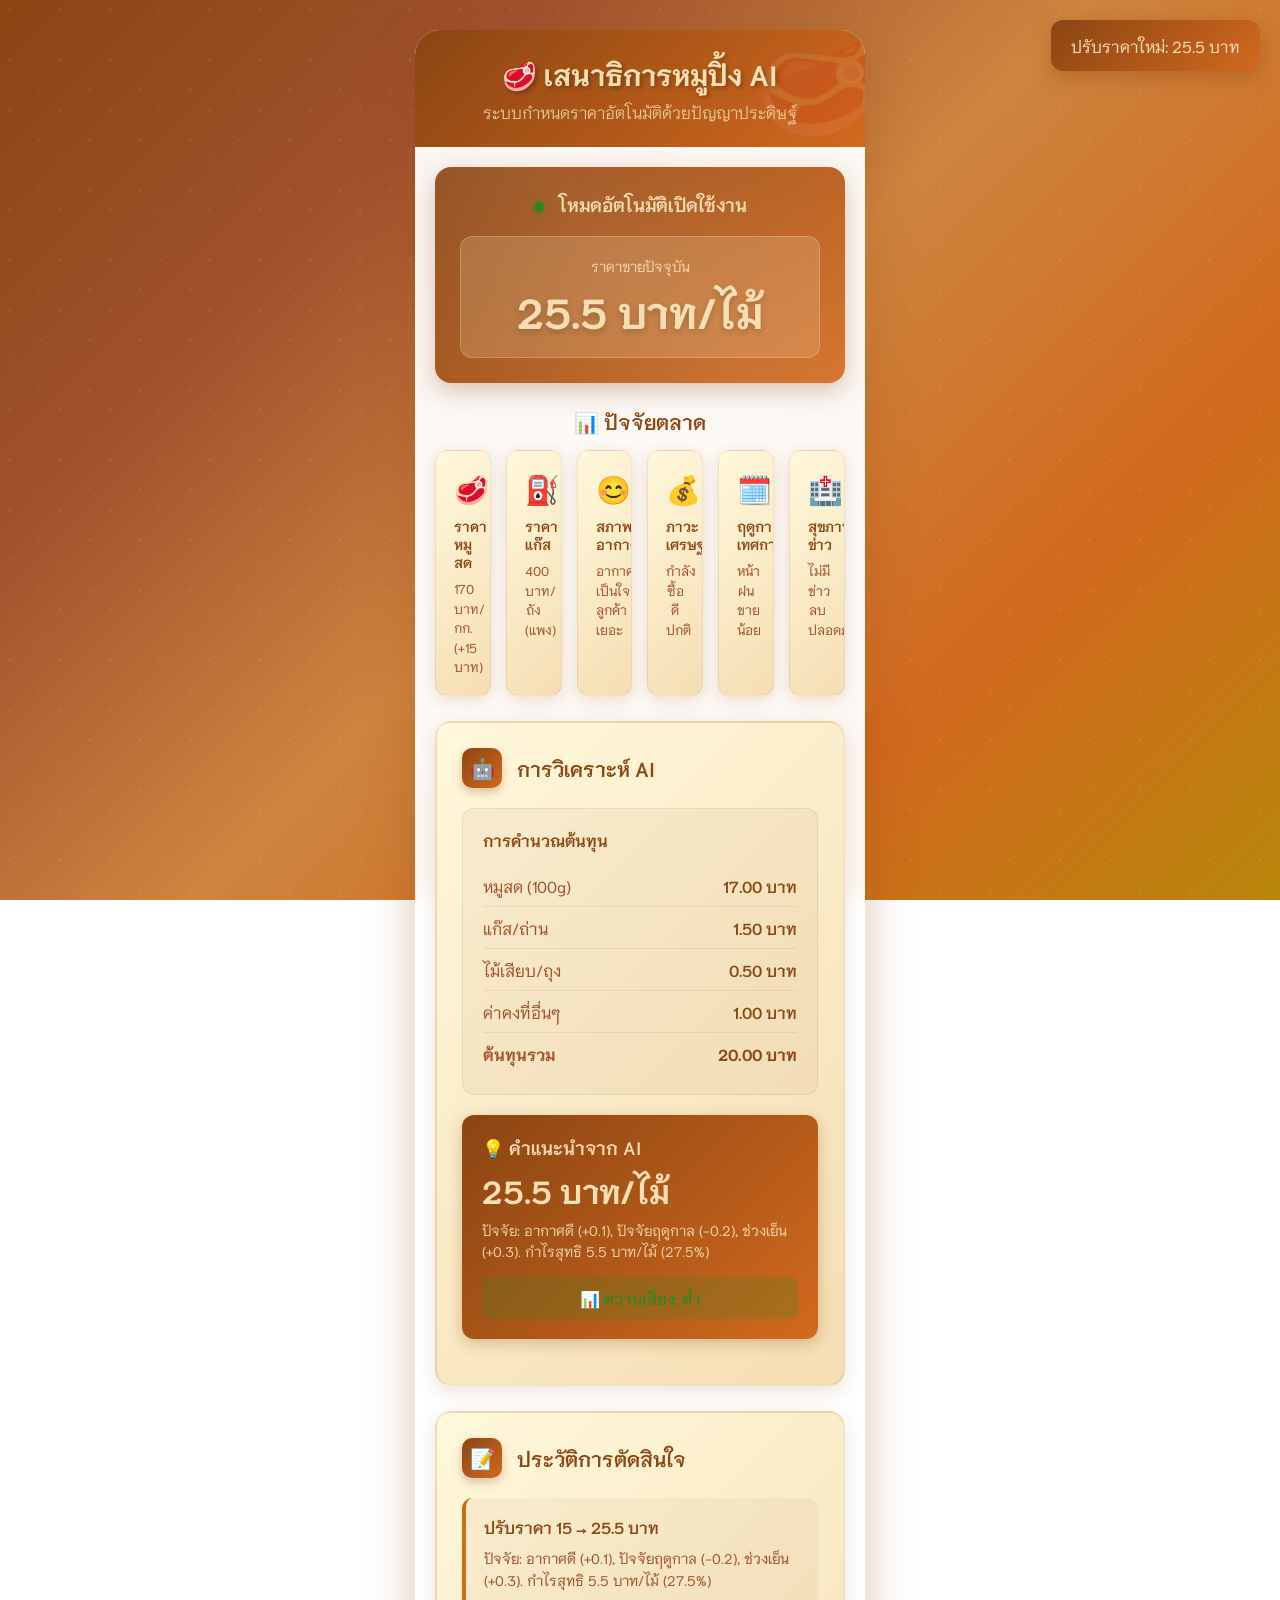
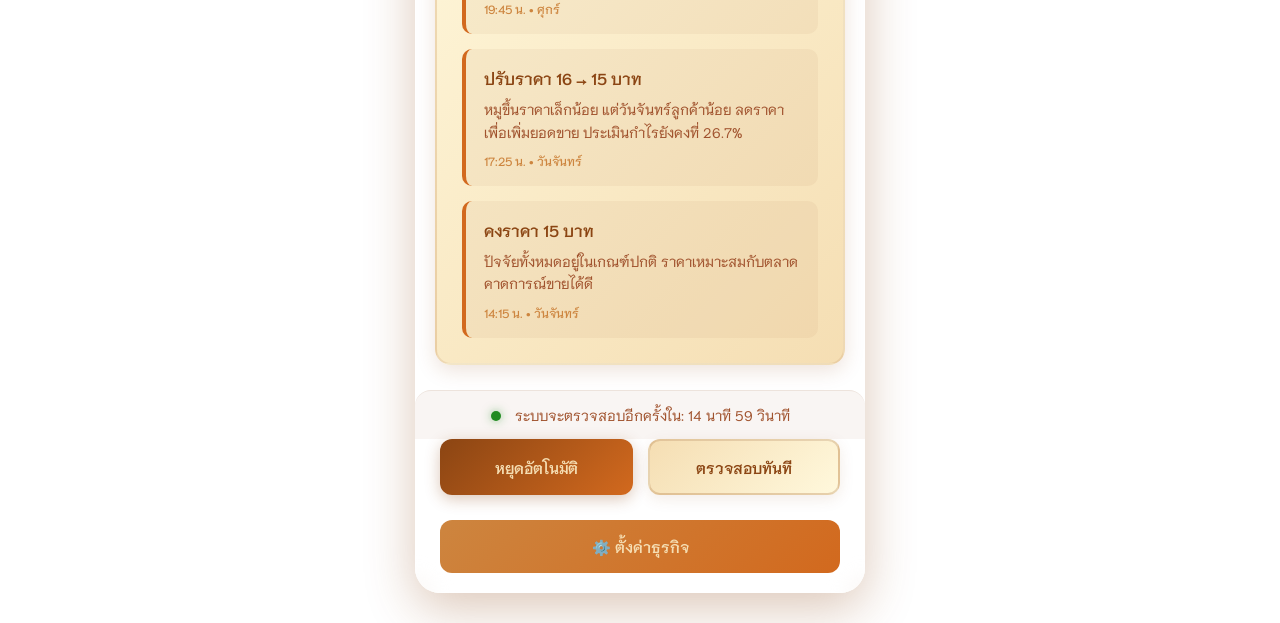
<file: moo-ping-ai-system (Verupdate).html>
<!DOCTYPE html>
<html lang="th">
<head>
    <meta charset="UTF-8">
    <meta name="viewport" content="width=device-width, initial-scale=1.0">
    <title>🥩 เสนาธิการหมูปิ้ง AI</title>
    <link href="https://fonts.googleapis.com/css2?family=Niramit:wght@300;400;600;700&display=swap" rel="stylesheet">
    <style>
        * {
            margin: 0;
            padding: 0;
            box-sizing: border-box;
        }
        
        body {
            font-family: 'Niramit', sans-serif;
            background: linear-gradient(135deg, #8B4513 0%, #A0522D 25%, #CD853F 50%, #D2691E 75%, #B8860B 100%);
            background-attachment: fixed;
            color: #333;
            min-height: 100vh;
            padding: 0;
            position: relative;
        }
        
        /* Background decoration */
        body::before {
            content: '';
            position: fixed;
            top: 0;
            left: 0;
            right: 0;
            bottom: 0;
            background-image: 
                radial-gradient(circle at 20% 20%, rgba(255, 255, 255, 0.1) 1px, transparent 1px),
                radial-gradient(circle at 80% 80%, rgba(255, 255, 255, 0.1) 1px, transparent 1px);
            background-size: 50px 50px;
            pointer-events: none;
            z-index: -1;
        }
        
        .app-container {
            max-width: 100%;
            margin: 0 auto;
            background: rgba(255, 255, 255, 0.95);
            backdrop-filter: blur(10px);
            box-shadow: 0 0 30px rgba(139, 69, 19, 0.3);
            min-height: 100vh;
        }
        
        .header {
            background: linear-gradient(135deg, #8B4513 0%, #D2691E 100%);
            color: #F5DEB3;
            padding: 25px 20px;
            text-align: center;
            position: relative;
            overflow: hidden;
        }
        
        .header::before {
            content: '🥩';
            position: absolute;
            top: -20px;
            right: -20px;
            font-size: 100px;
            opacity: 0.1;
            transform: rotate(15deg);
        }
        
        .header h1 {
            font-size: 28px;
            font-weight: 700;
            margin-bottom: 8px;
            text-shadow: 2px 2px 4px rgba(0, 0, 0, 0.3);
        }
        
        .header p {
            font-size: 16px;
            opacity: 0.9;
            font-weight: 300;
        }
        
        .main-content {
            padding: 20px;
            padding-bottom: 120px;
        }
        
        .status-panel {
            background: linear-gradient(135deg, #8B4513 0%, #D2691E 100%);
            color: #F5DEB3;
            border-radius: 16px;
            padding: 25px;
            margin-bottom: 25px;
            text-align: center;
            box-shadow: 0 8px 25px rgba(139, 69, 19, 0.3);
            position: relative;
            overflow: hidden;
        }
        
        .status-panel::before {
            content: '';
            position: absolute;
            top: -50%;
            left: -50%;
            width: 200%;
            height: 200%;
            background: linear-gradient(45deg, transparent, rgba(255, 255, 255, 0.1), transparent);
            animation: shimmer 3s infinite;
        }
        
        @keyframes shimmer {
            0% { transform: translateX(-100%) translateY(-100%) rotate(45deg); }
            100% { transform: translateX(100%) translateY(100%) rotate(45deg); }
        }
        
        .mode-status {
            font-size: 18px;
            margin-bottom: 20px;
            font-weight: 600;
            position: relative;
            z-index: 1;
        }
        
        .current-price {
            background: rgba(245, 222, 179, 0.2);
            border-radius: 12px;
            padding: 20px;
            backdrop-filter: blur(10px);
            border: 1px solid rgba(245, 222, 179, 0.3);
            position: relative;
            z-index: 1;
        }
        
        .price-label {
            font-size: 14px;
            opacity: 0.9;
            margin-bottom: 8px;
            font-weight: 400;
        }
        
        .price-value {
            font-size: 42px;
            font-weight: 800;
            text-shadow: 0 3px 6px rgba(0, 0, 0, 0.2);
            transition: transform 0.3s ease;
        }
        
        .factors-section {
            margin-bottom: 25px;
        }
        
        .section-title-main {
            font-size: 20px;
            font-weight: 600;
            color: #8B4513;
            margin-bottom: 15px;
            text-align: center;
        }
        
        .factors-grid {
            display: grid;
            grid-template-columns: repeat(2, 1fr);
            gap: 15px;
            margin-bottom: 25px;
        }
        
        .factor-card {
            background: linear-gradient(135deg, #FFF8DC 0%, #F5DEB3 100%);
            border-radius: 12px;
            padding: 18px;
            box-shadow: 0 4px 15px rgba(139, 69, 19, 0.15);
            border: 1px solid rgba(139, 69, 19, 0.1);
            transition: all 0.3s ease;
            position: relative;
            overflow: hidden;
        }
        
        .factor-card::before {
            content: '';
            position: absolute;
            top: 0;
            left: -100%;
            width: 100%;
            height: 100%;
            background: linear-gradient(90deg, transparent, rgba(139, 69, 19, 0.1), transparent);
            transition: left 0.5s ease;
        }
        
        .factor-card:hover::before {
            left: 100%;
        }
        
        .factor-card:active {
            transform: scale(0.98);
        }
        
        .factor-icon {
            font-size: 28px;
            margin-bottom: 10px;
            display: block;
            text-align: center;
        }
        
        .factor-title {
            font-weight: 600;
            font-size: 14px;
            color: #8B4513;
            margin-bottom: 8px;
            text-align: center;
        }
        
        .factor-value {
            font-size: 13px;
            color: #A0522D;
            line-height: 1.5;
            text-align: center;
            font-weight: 400;
        }
        
        .ai-analysis-section {
            background: linear-gradient(135deg, #FFF8DC 0%, #F5DEB3 100%);
            border-radius: 16px;
            padding: 25px;
            margin-bottom: 25px;
            box-shadow: 0 6px 20px rgba(139, 69, 19, 0.15);
            border: 2px solid rgba(139, 69, 19, 0.1);
        }
        
        .section-header {
            display: flex;
            align-items: center;
            margin-bottom: 20px;
        }
        
        .section-icon {
            width: 40px;
            height: 40px;
            background: linear-gradient(135deg, #8B4513 0%, #D2691E 100%);
            color: #F5DEB3;
            border-radius: 10px;
            display: flex;
            align-items: center;
            justify-content: center;
            margin-right: 15px;
            font-size: 20px;
            box-shadow: 0 4px 10px rgba(139, 69, 19, 0.3);
        }
        
        .section-title {
            font-weight: 600;
            font-size: 20px;
            color: #8B4513;
        }
        
        .cost-breakdown {
            background: rgba(139, 69, 19, 0.05);
            border-radius: 12px;
            padding: 20px;
            margin-bottom: 20px;
            border: 1px solid rgba(139, 69, 19, 0.1);
        }
        
        .cost-item {
            display: flex;
            justify-content: space-between;
            align-items: center;
            padding: 10px 0;
            border-bottom: 1px solid rgba(139, 69, 19, 0.1);
        }
        
        .cost-item:last-child {
            border-bottom: none;
            font-weight: 600;
            color: #8B4513;
            font-size: 16px;
        }
        
        .cost-label {
            color: #A0522D;
            font-weight: 400;
        }
        
        .cost-value {
            color: #8B4513;
            font-weight: 600;
        }
        
        .ai-recommendation {
            background: linear-gradient(135deg, #8B4513 0%, #D2691E 100%);
            color: #F5DEB3;
            border-radius: 12px;
            padding: 20px;
            margin-bottom: 20px;
            box-shadow: 0 4px 15px rgba(139, 69, 19, 0.3);
        }
        
        .recommendation-title {
            font-size: 18px;
            font-weight: 600;
            margin-bottom: 10px;
        }
        
        .recommendation-price {
            font-size: 32px;
            font-weight: 800;
            margin-bottom: 10px;
        }
        
        .recommendation-reason {
            font-size: 14px;
            opacity: 0.9;
            line-height: 1.5;
        }
        
        .risk-indicator {
            display: flex;
            align-items: center;
            justify-content: center;
            margin-top: 15px;
            padding: 10px;
            border-radius: 8px;
        }
        
        .risk-low {
            background: rgba(34, 139, 34, 0.2);
            color: #228b22;
        }
        
        .risk-medium {
            background: rgba(255, 165, 0, 0.2);
            color: #ff8c00;
        }
        
        .risk-high {
            background: rgba(220, 20, 60, 0.2);
            color: #dc143c;
        }
        
        .log-entry {
            background: rgba(139, 69, 19, 0.05);
            border-radius: 10px;
            padding: 18px;
            margin-bottom: 15px;
            border-left: 4px solid #D2691E;
            transition: all 0.3s ease;
        }
        
        .log-entry:hover {
            background: rgba(139, 69, 19, 0.1);
            transform: translateX(5px);
        }
        
        .log-entry:last-child {
            margin-bottom: 0;
        }
        
        .log-action {
            font-weight: 600;
            color: #8B4513;
            margin-bottom: 10px;
            font-size: 16px;
        }
        
        .log-reason {
            color: #A0522D;
            font-size: 14px;
            line-height: 1.6;
            margin-bottom: 10px;
        }
        
        .log-time {
            color: #CD853F;
            font-size: 12px;
            font-weight: 500;
        }
        
        .controls {
            position: fixed;
            bottom: 0;
            left: 0;
            right: 0;
            background: linear-gradient(to top, #FFF8DC 0%, rgba(255, 248, 220, 0.95) 100%);
            padding: 20px;
            border-top: 1px solid rgba(139, 69, 19, 0.2);
            box-shadow: 0 -5px 20px rgba(139, 69, 19, 0.1);
            backdrop-filter: blur(10px);
        }
        
        .controls-grid {
            display: grid;
            grid-template-columns: 1fr 1fr;
            gap: 15px;
            max-width: 400px;
            margin: 0 auto;
        }
        
        .btn {
            padding: 16px 24px;
            border: none;
            border-radius: 12px;
            font-weight: 600;
            font-size: 15px;
            cursor: pointer;
            transition: all 0.3s ease;
            font-family: 'Niramit', sans-serif;
            position: relative;
            overflow: hidden;
        }
        
        .btn::before {
            content: '';
            position: absolute;
            top: 50%;
            left: 50%;
            width: 0;
            height: 0;
            border-radius: 50%;
            background: rgba(255, 255, 255, 0.3);
            transition: all 0.3s ease;
            transform: translate(-50%, -50%);
        }
        
        .btn:active::before {
            width: 300px;
            height: 300px;
        }
        
        .btn:active {
            transform: scale(0.95);
        }
        
        .btn-primary {
            background: linear-gradient(135deg, #8B4513 0%, #D2691E 100%);
            color: #F5DEB3;
            box-shadow: 0 4px 15px rgba(139, 69, 19, 0.3);
        }
        
        .btn-primary:hover {
            box-shadow: 0 6px 20px rgba(139, 69, 19, 0.4);
            transform: translateY(-2px);
        }
        
        .btn-secondary {
            background: linear-gradient(135deg, #F5DEB3 0%, #FFF8DC 100%);
            color: #8B4513;
            border: 2px solid rgba(139, 69, 19, 0.2);
            box-shadow: 0 4px 15px rgba(139, 69, 19, 0.1);
        }
        
        .btn-secondary:hover {
            background: linear-gradient(135deg, #F0E68C 0%, #F5DEB3 100%);
            box-shadow: 0 6px 20px rgba(139, 69, 19, 0.2);
            transform: translateY(-2px);
        }
        
        .btn-settings {
            background: linear-gradient(135deg, #CD853F 0%, #D2691E 100%);
            color: #F5DEB3;
            grid-column: 1 / -1;
            margin-top: 10px;
        }
        
        .next-check {
            text-align: center;
            padding: 15px;
            background: rgba(139, 69, 19, 0.05);
            margin: 25px -20px -20px -20px;
            border-radius: 16px 16px 0 0;
            font-size: 14px;
            color: #A0522D;
            border-top: 1px solid rgba(139, 69, 19, 0.1);
        }
        
        .status-indicator {
            display: inline-block;
            width: 10px;
            height: 10px;
            border-radius: 50%;
            background: #228b22;
            margin-right: 10px;
            animation: pulse 2s infinite;
            box-shadow: 0 0 10px rgba(34, 139, 34, 0.5);
        }
        
        @keyframes pulse {
            0% { 
                opacity: 1; 
                transform: scale(1);
            }
            50% { 
                opacity: 0.6; 
                transform: scale(1.1);
            }
            100% { 
                opacity: 1; 
                transform: scale(1);
            }
        }
        
        .offline .status-indicator {
            background: #dc143c;
            animation: none;
            box-shadow: 0 0 10px rgba(220, 20, 60, 0.5);
        }
        
        .quick-action {
            position: fixed;
            bottom: 110px;
            right: 20px;
            width: 60px;
            height: 60px;
            background: linear-gradient(135deg, #8B4513 0%, #D2691E 100%);
            color: #F5DEB3;
            border: none;
            border-radius: 50%;
            box-shadow: 0 6px 20px rgba(139, 69, 19, 0.4);
            font-size: 26px;
            display: flex;
            align-items: center;
            justify-content: center;
            cursor: pointer;
            transition: all 0.3s ease;
            z-index: 1000;
        }
        
        .quick-action:hover {
            transform: scale(1.1);
            box-shadow: 0 8px 25px rgba(139, 69, 19, 0.5);
        }
        
        .quick-action:active {
            transform: scale(0.9);
        }
        
        /* Responsive Design */
        @media (min-width: 768px) {
            .app-container {
                max-width: 450px;
                margin: 30px auto;
                border-radius: 25px;
                overflow: hidden;
                box-shadow: 0 15px 50px rgba(139, 69, 19, 0.3);
                min-height: auto;
            }
            
            .header {
                position: static;
            }
            
            .controls {
                position: static;
                border-top: none;
                box-shadow: none;
                padding-top: 0;
                background: transparent;
            }
            
            .main-content {
                padding-bottom: 20px;
            }
            
            .quick-action {
                display: none;
            }
            
            .factors-grid {
                grid-template-columns: repeat(3, 1fr);
            }
        }
        
        @media (min-width: 1024px) {
            .factors-grid {
                grid-template-columns: repeat(6, 1fr);
            }
        }
        
        /* Loading States */
        .loading {
            opacity: 0.7;
            pointer-events: none;
        }
        
        .skeleton {
            background: linear-gradient(90deg, #F5DEB3 25%, #FFF8DC 50%, #F5DEB3 75%);
            background-size: 200% 100%;
            animation: loading 1.5s infinite;
            border-radius: 8px;
        }
        
        @keyframes loading {
            0% { background-position: 200% 0; }
            100% { background-position: -200% 0; }
        }
        
        /* Animation for price updates */
        .price-update {
            animation: priceUpdate 0.5s ease;
        }
        
        @keyframes priceUpdate {
            0% { transform: scale(1); }
            50% { transform: scale(1.1); color: #D2691E; }
            100% { transform: scale(1); }
        }
        
        /* Toast notifications */
        .toast {
            position: fixed;
            top: 20px;
            right: 20px;
            background: linear-gradient(135deg, #8B4513 0%, #D2691E 100%);
            color: #F5DEB3;
            padding: 15px 20px;
            border-radius: 12px;
            box-shadow: 0 6px 20px rgba(139, 69, 19, 0.4);
            z-index: 1001;
            transform: translateX(400px);
            transition: transform 0.3s ease;
        }
        
        .toast.show {
            transform: translateX(0);
        }
        
        /* Settings Modal */
        .modal {
            position: fixed;
            top: 0;
            left: 0;
            right: 0;
            bottom: 0;
            background: rgba(0, 0, 0, 0.5);
            display: flex;
            align-items: center;
            justify-content: center;
            z-index: 1002;
            opacity: 0;
            pointer-events: none;
            transition: opacity 0.3s ease;
        }
        
        .modal.show {
            opacity: 1;
            pointer-events: auto;
        }
        
        .modal-content {
            background: linear-gradient(135deg, #FFF8DC 0%, #F5DEB3 100%);
            border-radius: 20px;
            padding: 30px;
            max-width: 400px;
            width: 90%;
            max-height: 70vh;
            overflow-y: auto;
            box-shadow: 0 15px 50px rgba(139, 69, 19, 0.4);
            transform: scale(0.8);
            transition: transform 0.3s ease;
        }
        
        .modal.show .modal-content {
            transform: scale(1);
        }
        
        .modal-header {
            font-size: 24px;
            font-weight: 700;
            color: #8B4513;
            margin-bottom: 20px;
            text-align: center;
        }
        
        .form-group {
            margin-bottom: 20px;
        }
        
        .form-label {
            display: block;
            font-weight: 600;
            color: #8B4513;
            margin-bottom: 8px;
        }
        
        .form-input {
            width: 100%;
            padding: 12px 15px;
            border: 2px solid rgba(139, 69, 19, 0.2);
            border-radius: 10px;
            font-size: 16px;
            font-family: 'Niramit', sans-serif;
            background: #FFF8DC;
            color: #8B4513;
            transition: border-color 0.3s ease;
        }
        
        .form-input:focus {
            outline: none;
            border-color: #D2691E;
            box-shadow: 0 0 0 3px rgba(210, 105, 30, 0.1);
        }
    </style>
</head>
<body>
    <div class="app-container">
        <div class="header">
            <h1>🥩 เสนาธิการหมูปิ้ง AI</h1>
            <p>ระบบกำหนดราคาอัตโนมัติด้วยปัญญาประดิษฐ์</p>
        </div>
        
        <div class="main-content">
            <!-- Status Panel -->
            <div class="status-panel">
                <div class="mode-status" id="mode-status">
                    <span class="status-indicator"></span>
                    โหมดอัตโนมัติเปิดใช้งาน
                </div>
                <div class="current-price">
                    <div class="price-label">ราคาขายปัจจุบัน</div>
                    <div class="price-value"><span id="current-price">15</span> บาท/ไม้</div>
                </div>
            </div>

            <!-- Market Factors -->
            <div class="factors-section">
                <h3 class="section-title-main">📊 ปัจจัยตลาด</h3>
                <div class="factors-grid">
                    <div class="factor-card">
                        <span class="factor-icon">🥩</span>
                        <div class="factor-title">ราคาหมูสด</div>
                        <div class="factor-value" id="pork-price">160 บาท/กก.<br>(+10 บาท)</div>
                    </div>
                    <div class="factor-card">
                        <span class="factor-icon">⛽</span>
                        <div class="factor-title">ราคาแก๊ส</div>
                        <div class="factor-value" id="gas-price">380 บาท/ถัง<br>(ปกติ)</div>
                    </div>
                    <div class="factor-card">
                        <span class="factor-icon">🌤️</span>
                        <div class="factor-title">สภาพอากาศ</div>
                        <div class="factor-value" id="weather">แสงแดดอ่อน<br>เหมาะขาย</div>
                    </div>
                    <div class="factor-card">
                        <span class="factor-icon">💰</span>
                        <div class="factor-title">ภาวะเศรษฐกิจ</div>
                        <div class="factor-value" id="economy">กำลังซื้อดี<br>ปกติ</div>
                    </div>
                    <div class="factor-card">
                        <span class="factor-icon">🗓️</span>
                        <div class="factor-title">ฤดูกาล/เทศกาล</div>
                        <div class="factor-value" id="season">วันธรรมดา<br>ปกติ</div>
                    </div>
                    <div class="factor-card">
                        <span class="factor-icon">🏥</span>
                        <div class="factor-title">สุขภาพ/ข่าว</div>
                        <div class="factor-value" id="health">ไม่มีข่าวลบ<br>ปลอดภัย</div>
                    </div>
                </div>
            </div>

            <!-- AI Analysis Section -->
            <div class="ai-analysis-section">
                <div class="section-header">
                    <div class="section-icon">🤖</div>
                    <div class="section-title">การวิเคราะห์ AI</div>
                </div>
                
                <!-- Cost Breakdown -->
                <div class="cost-breakdown">
                    <h4 style="color: #8B4513; margin-bottom: 15px; font-weight: 600;">การคำนวณต้นทุน</h4>
                    <div class="cost-item">
                        <span class="cost-label">หมูสด (100g)</span>
                        <span class="cost-value" id="cost-pork">8.00 บาท</span>
                    </div>
                    <div class="cost-item">
                        <span class="cost-label">แก๊ส/ถ่าน</span>
                        <span class="cost-value" id="cost-gas">1.50 บาท</span>
                    </div>
                    <div class="cost-item">
                        <span class="cost-label">ไม้เสียบ/ถุง</span>
                        <span class="cost-value" id="cost-supplies">0.50 บาท</span>
                    </div>
                    <div class="cost-item">
                        <span class="cost-label">ค่าคงที่อื่นๆ</span>
                        <span class="cost-value" id="cost-overhead">1.00 บาท</span>
                    </div>
                    <div class="cost-item">
                        <span class="cost-label"><strong>ต้นทุนรวม</strong></span>
                        <span class="cost-value" id="total-cost"><strong>11.00 บาท</strong></span>
                    </div>
                </div>

                <!-- AI Recommendation -->
                <div class="ai-recommendation">
                    <div class="recommendation-title">💡 คำแนะนำจาก AI</div>
                    <div class="recommendation-price" id="recommended-price">15 บาท/ไม้</div>
                    <div class="recommendation-reason" id="recommendation-reason">
                        ราคาเหมาะสมตามภาวะตลาด หมูขึ้นราคาเล็กน้อยแต่ยังแข่งขันได้ 
                        กำไรสุทธิ 4 บาท/ไม้ (36.4%)
                    </div>
                    <div class="risk-indicator risk-low" id="risk-indicator">
                        <span>📊 ความเสี่ยง: ต่ำ</span>
                    </div>
                </div>
            </div>

            <!-- Decision Log -->
            <div class="ai-analysis-section">
                <div class="section-header">
                    <div class="section-icon">📝</div>
                    <div class="section-title">ประวัติการตัดสินใจ</div>
                </div>
                <div id="decision-log">
                    <div class="log-entry">
                        <div class="log-action">ปรับราคา 16 → 15 บาท</div>
                        <div class="log-reason">หมูขึ้นราคาเล็กน้อย แต่วันจันทร์ลูกค้าน้อย ลดราคาเพื่อเพิ่มยอดขาย ประเมินกำไรยังคงที่ 26.7%</div>
                        <div class="log-time">17:25 น. • วันจันทร์</div>
                    </div>
                    <div class="log-entry">
                        <div class="log-action">คงราคา 15 บาท</div>
                        <div class="log-reason">ปัจจัยทั้งหมดอยู่ในเกณฑ์ปกติ ราคาเหมาะสมกับตลาด คาดการณ์ขายได้ดี</div>
                        <div class="log-time">14:15 น. • วันจันทร์</div>
                    </div>
                </div>
            </div>

            <!-- Next Check Info -->
            <div class="next-check">
                <span class="status-indicator"></span>
                ระบบจะตรวจสอบอีกครั้งใน: <span id="next-check">15 นาที</span>
            </div>
        </div>

        <!-- Quick Action Button -->
        <button class="quick-action" onclick="forceCheck()" title="ตรวจสอบทันที">
            🔄
        </button>

        <!-- Control Buttons -->
        <div class="controls">
            <div class="controls-grid">
                <button id="auto-btn" class="btn btn-primary" onclick="toggleMode()">
                    หยุดอัตโนมัติ
                </button>
                <button class="btn btn-secondary" onclick="forceCheck()">
                    ตรวจสอบทันที
                </button>
                <button class="btn btn-settings" onclick="openSettings()">
                    ⚙️ ตั้งค่าธุรกิจ
                </button>
            </div>
        </div>
    </div>

    <!-- Settings Modal -->
    <div class="modal" id="settings-modal">
        <div class="modal-content">
            <div class="modal-header">
                ⚙️ ตั้งค่าธุรกิจ
            </div>
            <form id="settings-form">
                <div class="form-group">
                    <label class="form-label">ชื่อร้าน</label>
                    <input type="text" class="form-input" id="shop-name" value="หมูปิ้งลุงสมชาย">
                </div>
                <div class="form-group">
                    <label class="form-label">ขนาดหมู (กรัม/ไม้)</label>
                    <input type="number" class="form-input" id="pork-size" value="100">
                </div>
                <div class="form-group">
                    <label class="form-label">กำไรขั้นต้นที่ต้องการ (%)</label>
                    <input type="number" class="form-input" id="target-margin" value="25">
                </div>
                <div class="form-group">
                    <label class="form-label">ราคาแก๊ส (บาท/ถัง)</label>
                    <input type="number" class="form-input" id="gas-price-setting" value="380">
                </div>
                <div class="form-group">
                    <label class="form-label">ค่าใช้จ่ายคงที่ (บาท/ไม้)</label>
                    <input type="number" class="form-input" id="fixed-cost" value="1.00" step="0.50">
                </div>
                <div class="controls-grid" style="margin-top: 30px;">
                    <button type="button" class="btn btn-secondary" onclick="closeSettings()">
                        ยกเลิก
                    </button>
                    <button type="submit" class="btn btn-primary">
                        บันทึก
                    </button>
                </div>
            </form>
        </div>
    </div>

    <!-- Toast Notification -->
    <div class="toast" id="toast"></div>

    <script>
        // ตัวแปรหลัก
        let autoMode = true;
        let currentPrice = 15;
        let checkInterval;
        let nextCheckTime = 15 * 60; // 15 minutes in seconds
        
        // การตั้งค่าธุรกิจ
        let businessSettings = {
            shopName: 'หมูปิ้งลุงสมชาย',
            porkSize: 100, // grams per stick
            targetMargin: 25, // percentage
            gasPriceSetting: 380, // baht per tank
            fixedCost: 1.00 // baht per stick
        };

        // ข้อมูลตลาดจำลอง
        const marketData = {
            porkPrices: [150, 160, 155, 165, 170, 175],
            porkChanges: ['-10', '-5', '+0', '+5', '+10', '+15', '+20'],
            gasPrices: [360, 370, 380, 390, 400],
            weather: [
                { text: 'แสงแดดอ่อน\nเหมาะขาย', impact: 0 },
                { text: 'ฝนตก\nลูกค้าลดลง', impact: -0.5 },
                { text: 'ครึ้ม อากาศดี\nเหมาะขาย', impact: 0.2 },
                { text: 'แดดจัด\nเตรียมร่ม', impact: -0.2 },
                { text: 'อากาศเป็นใจ\nลูกค้าเยอะ', impact: 0.3 }
            ],
            weatherIcons: ['🌤️', '🌧️', '☁️', '☀️', '😊'],
            economy: [
                { text: 'กำลังซื้อดี\nปกติ', impact: 0 },
                { text: 'ค่าครองชีพสูง\nระวัง', impact: -0.3 },
                { text: 'เศรษฐกิจดี\nใจกว้าง', impact: 0.4 },
                { text: 'เงินเฟ้อสูง\nผู้บริโภครัดเข็มขัด', impact: -0.5 }
            ],
            season: [
                { text: 'วันธรรมดา\nปกติ', impact: 0 },
                { text: 'วันหยุด\nลูกค้าเยอะ', impact: 0.5 },
                { text: 'เทศกาล\nคนออกมาเที่ยว', impact: 0.8 },
                { text: 'หน้าฝน\nขายน้อย', impact: -0.4 },
                { text: 'ช่วงเงินเดือนออก\nกำลังซื้อดี', impact: 0.3 }
            ],
            health: [
                { text: 'ไม่มีข่าวลบ\nปลอดภัย', impact: 0 },
                { text: 'ข่าวโรคหมู\nระวัง', impact: -0.8 },
                { text: 'ข่าวดีสุขภาพ\nกินเนื้อดี', impact: 0.2 },
                { text: 'รณรงค์สุขภาพ\nลดเนื้อแดง', impact: -0.3 }
            ]
        };

        // ฟังก์ชันคำนวณต้นทุน
        function calculateCosts(porkPricePerKg, gasPricePerTank) {
            const porkCost = (porkPricePerKg * businessSettings.porkSize) / 1000;
            const gasCost = 1.5; // ประมาณการใช้แก๊สต่อไม้
            const supplyCost = 0.5; // ไม้เสียบ, ถุง
            const overhead = businessSettings.fixedCost;
            
            return {
                pork: porkCost,
                gas: gasCost,
                supplies: supplyCost,
                overhead: overhead,
                total: porkCost + gasCost + supplyCost + overhead
            };
        }

        // ฟังก์ชันอัปเดทข้อมูลตลาด
        function updateMarketData() {
            const porkPrice = marketData.porkPrices[Math.floor(Math.random() * marketData.porkPrices.length)];
            const porkChange = marketData.porkChanges[Math.floor(Math.random() * marketData.porkChanges.length)];
            const gasPrice = marketData.gasPrices[Math.floor(Math.random() * marketData.gasPrices.length)];
            
            const weatherIndex = Math.floor(Math.random() * marketData.weather.length);
            const weather = marketData.weather[weatherIndex];
            const weatherIcon = marketData.weatherIcons[weatherIndex];
            
            const economyIndex = Math.floor(Math.random() * marketData.economy.length);
            const economy = marketData.economy[economyIndex];
            
            const seasonIndex = Math.floor(Math.random() * marketData.season.length);
            const season = marketData.season[seasonIndex];
            
            const healthIndex = Math.floor(Math.random() * marketData.health.length);
            const health = marketData.health[healthIndex];
            
            // อัปเดท UI
            document.getElementById('pork-price').innerHTML = `${porkPrice} บาท/กก.<br>(${porkChange} บาท)`;
            document.getElementById('gas-price').innerHTML = `${gasPrice} บาท/ถัง<br>${gasPrice > 380 ? '(แพง)' : gasPrice < 380 ? '(ถูก)' : '(ปกติ)'}`;
            document.querySelector('.factor-card:nth-child(3) .factor-icon').textContent = weatherIcon;
            document.getElementById('weather').innerHTML = weather.text;
            document.getElementById('economy').innerHTML = economy.text;
            document.getElementById('season').innerHTML = season.text;
            document.getElementById('health').innerHTML = health.text;
            
            // คำนวณและอัปเดทต้นทุน
            const costs = calculateCosts(porkPrice, gasPrice);
            document.getElementById('cost-pork').textContent = `${costs.pork.toFixed(2)} บาท`;
            document.getElementById('cost-gas').textContent = `${costs.gas.toFixed(2)} บาท`;
            document.getElementById('cost-supplies').textContent = `${costs.supplies.toFixed(2)} บาท`;
            document.getElementById('cost-overhead').textContent = `${costs.overhead.toFixed(2)} บาท`;
            document.getElementById('total-cost').innerHTML = `<strong>${costs.total.toFixed(2)} บาท</strong>`;
            
            return {
                porkPrice,
                porkChange,
                gasPrice,
                weather: weather.impact,
                economy: economy.impact,
                season: season.impact,
                health: health.impact,
                costs
            };
        }

        // ฟังก์ชันการตัดสินใจของ AI
        function makeAIDecision() {
            if (!autoMode) return;

            const data = updateMarketData();
            let basePrice = data.costs.total * (1 + businessSettings.targetMargin / 100);
            let adjustedPrice = basePrice;
            let reasons = [];
            let riskLevel = 'low';

            // ปรับราคาตามปัจจัยต่างๆ
            
            // ผลกระทบจากอากาศ
            if (data.weather < 0) {
                adjustedPrice += data.weather;
                reasons.push(`อากาศไม่เอื้อ (${data.weather.toFixed(1)})`);
                riskLevel = data.weather < -0.3 ? 'high' : 'medium';
            } else if (data.weather > 0) {
                adjustedPrice += data.weather * 0.5; // เพิ่มราคาน้อยกว่า
                reasons.push(`อากาศดี (+${(data.weather * 0.5).toFixed(1)})`);
            }

            // ผลกระทบจากเศรษฐกิจ
            if (data.economy < 0) {
                adjustedPrice += data.economy;
                reasons.push(`เศรษฐกิจไม่ดี (${data.economy.toFixed(1)})`);
                riskLevel = riskLevel === 'low' ? 'medium' : 'high';
            } else if (data.economy > 0) {
                adjustedPrice += data.economy * 0.3;
                reasons.push(`เศรษฐกิจดี (+${(data.economy * 0.3).toFixed(1)})`);
            }

            // ผลกระทบจากฤดูกาล
            if (data.season !== 0) {
                const seasonAdjust = data.season * 0.4;
                adjustedPrice += seasonAdjust;
                reasons.push(`ปัจจัยฤดูกาล (${seasonAdjust > 0 ? '+' : ''}${seasonAdjust.toFixed(1)})`);
            }

            // ผลกระทบจากสุขภาพ/ข่าว
            if (data.health < 0) {
                adjustedPrice += data.health;
                reasons.push(`ข่าวลบเกี่ยวกับเนื้อ (${data.health.toFixed(1)})`);
                riskLevel = 'high';
            }

            // ปัจจัยเวลา
            const now = new Date();
            const hour = now.getHours();
            const day = now.getDay();

            if (day === 1 && hour < 11) { // วันจันทร์เช้า
                adjustedPrice -= 0.5;
                reasons.push('วันจันทร์เช้า (-0.5)');
            }

            if (hour >= 17 && hour <= 19) { // ช่วงเย็น
                adjustedPrice += 0.3;
                reasons.push('ช่วงเย็น (+0.3)');
            }

            // ปัดราคาให้เหมาะสม
            adjustedPrice = Math.round(adjustedPrice * 2) / 2; // ปัดเป็น 0.5
            adjustedPrice = Math.max(adjustedPrice, data.costs.total + 1); // กำไรขั้นต้น 1 บาท

            // คำนวณกำไร
            const profit = adjustedPrice - data.costs.total;
            const marginPercent = (profit / data.costs.total * 100).toFixed(1);

            // อัปเดทคำแนะนำ
            document.getElementById('recommended-price').textContent = `${adjustedPrice} บาท/ไม้`;
            
            let reasonText = reasons.length > 0 ? 
                `ปัจจัย: ${reasons.join(', ')}. ` : 
                'ราคาเหมาะสมตามภาวะตลาด. ';
            reasonText += `กำไรสุทธิ ${profit.toFixed(1)} บาท/ไม้ (${marginPercent}%)`;
            
            document.getElementById('recommendation-reason').textContent = reasonText;

            // อัปเดทระดับความเสี่ยง
            const riskIndicator = document.getElementById('risk-indicator');
            riskIndicator.className = `risk-indicator risk-${riskLevel}`;
            const riskTexts = {
                low: '📊 ความเสี่ยง: ต่ำ',
                medium: '⚠️ ความเสี่ยง: ปานกลาง',
                high: '🚨 ความเสี่ยง: สูง'
            };
            riskIndicator.innerHTML = `<span>${riskTexts[riskLevel]}</span>`;

            // ตัดสินใจเปลี่ยนราคาถ้าแตกต่างมาก
            if (Math.abs(adjustedPrice - currentPrice) >= 0.5) {
                updatePrice(adjustedPrice, reasonText);
            }
        }

        // ฟังก์ชันอัปเดทราคา
        function updatePrice(newPrice, reason) {
            const oldPrice = currentPrice;
            currentPrice = newPrice;
            
            // อัปเดท UI พร้อม animation
            const priceElement = document.getElementById('current-price');
            priceElement.textContent = currentPrice;
            priceElement.parentElement.classList.add('price-update');
            
            setTimeout(() => {
                priceElement.parentElement.classList.remove('price-update');
            }, 500);
            
            // เพิ่มลงใน log
            addToDecisionLog(oldPrice, currentPrice, reason);
            
            // แสดง notification
            showToast(`ปรับราคาใหม่: ${currentPrice} บาท`);
        }

        // ฟังก์ชันเพิ่มประวัติการตัดสินใจ
        function addToDecisionLog(oldPrice, newPrice, reason) {
            const logContainer = document.getElementById('decision-log');
            const logEntry = document.createElement('div');
            logEntry.className = 'log-entry';
            
            const now = new Date();
            const timeString = now.toLocaleTimeString('th-TH', { hour: '2-digit', minute: '2-digit' });
            const dayNames = ['อาทิตย์', 'จันทร์', 'อังคาร', 'พุธ', 'พฤหัสบดี', 'ศุกร์', 'เสาร์'];
            const dayName = dayNames[now.getDay()];
            
            logEntry.innerHTML = `
                <div class="log-action">${oldPrice === newPrice ? 'คงราคา' : 'ปรับราคา'} ${oldPrice} → ${newPrice} บาท</div>
                <div class="log-reason">${reason}</div>
                <div class="log-time">${timeString} น. • ${dayName}</div>
            `;
            
            logContainer.insertBefore(logEntry, logContainer.firstChild);
            
            // เก็บแค่ 5 รายการ
            const entries = logContainer.getElementsByClassName('log-entry');
            if (entries.length > 5) {
                logContainer.removeChild(entries[entries.length - 1]);
            }
        }

        // ฟังก์ชันแสดง toast notification
        function showToast(message) {
            const toast = document.getElementById('toast');
            toast.textContent = message;
            toast.classList.add('show');
            
            setTimeout(() => {
                toast.classList.remove('show');
            }, 3000);
        }

        // ฟังก์ชันสลับโหมด
        function toggleMode() {
            autoMode = !autoMode;
            const btn = document.getElementById('auto-btn');
            const status = document.getElementById('mode-status');
            const container = document.querySelector('.app-container');
            
            if (autoMode) {
                btn.textContent = 'หยุดอัตโนมัติ';
                btn.className = 'btn btn-primary';
                status.innerHTML = '<span class="status-indicator"></span>โหมดอัตโนมัติเปิดใช้งาน';
                container.classList.remove('offline');
                startAutoMode();
                showToast('เปิดโหมดอัตโนมัติ');
            } else {
                btn.textContent = 'เปิดอัตโนมัติ';
                btn.className = 'btn btn-secondary';
                status.innerHTML = '<span class="status-indicator"></span>โหมดควบคุมด้วยตนเอง';
                container.classList.add('offline');
                stopAutoMode();
                showToast('ปิดโหมดอัตโนมัติ');
            }
        }

        // ฟังก์ชันเริ่มโหมดอัตโนมัติ
        function startAutoMode() {
            checkInterval = setInterval(() => {
                makeAIDecision();
                nextCheckTime = 15 * 60; // reset to 15 minutes
                updateCountdown();
            }, 15 * 60 * 1000); // every 15 minutes
            
            updateCountdown();
        }

        // ฟังก์ชันหยุดโหมดอัตโนมัติ
        function stopAutoMode() {
            if (checkInterval) {
                clearInterval(checkInterval);
                checkInterval = null;
            }
            document.getElementById('next-check').textContent = 'ระบบหยุดทำงาน';
        }

        // ฟังก์ชันอัปเดทการนับถอยหลัง
        function updateCountdown() {
            const countdownInterval = setInterval(() => {
                if (autoMode && nextCheckTime > 0) {
                    nextCheckTime--;
                    const minutes = Math.floor(nextCheckTime / 60);
                    const seconds = nextCheckTime % 60;
                    document.getElementById('next-check').textContent = 
                        `${minutes} นาที ${seconds} วินาที`;
                } else {
                    clearInterval(countdownInterval);
                }
            }, 1000);
        }

        // ฟังก์ชันตรวจสอบทันที
        function forceCheck() {
            // เพิ่ม haptic feedback
            if (navigator.vibrate) {
                navigator.vibrate(50);
            }
            
            // Loading state
            const btn = event.target;
            const originalContent = btn.innerHTML;
            btn.innerHTML = '⏳';
            btn.classList.add('loading');
            
            setTimeout(() => {
                makeAIDecision();
                nextCheckTime = 15 * 60; // reset countdown
                updateCountdown();
                btn.innerHTML = originalContent;
                btn.classList.remove('loading');
                showToast('ตรวจสอบข้อมูลแล้ว');
            }, 800);
        }

        // ฟังก์ชันเปิด/ปิดหน้าต่างตั้งค่า
        function openSettings() {
            // Load current settings
            document.getElementById('shop-name').value = businessSettings.shopName;
            document.getElementById('pork-size').value = businessSettings.porkSize;
            document.getElementById('target-margin').value = businessSettings.targetMargin;
            document.getElementById('gas-price-setting').value = businessSettings.gasPriceSetting;
            document.getElementById('fixed-cost').value = businessSettings.fixedCost;
            
            document.getElementById('settings-modal').classList.add('show');
        }

        function closeSettings() {
            document.getElementById('settings-modal').classList.remove('show');
        }

        // จัดการ form ตั้งค่า
        document.getElementById('settings-form').addEventListener('submit', function(e) {
            e.preventDefault();
            
            // Update settings
            businessSettings.shopName = document.getElementById('shop-name').value;
            businessSettings.porkSize = parseFloat(document.getElementById('pork-size').value);
            businessSettings.targetMargin = parseFloat(document.getElementById('target-margin').value);
            businessSettings.gasPriceSetting = parseFloat(document.getElementById('gas-price-setting').value);
            businessSettings.fixedCost = parseFloat(document.getElementById('fixed-cost').value);
            
            // Save to localStorage
            localStorage.setItem('mooPingSettings', JSON.stringify(businessSettings));
            
            closeSettings();
            showToast('บันทึกการตั้งค่าแล้ว');
            
            // Recalculate with new settings
            updateMarketData();
        });

        // ปิด modal เมื่อคลิกพื้นหลัง
        document.getElementById('settings-modal').addEventListener('click', function(e) {
            if (e.target === this) {
                closeSettings();
            }
        });

        // โหลดการตั้งค่าจาก localStorage
        function loadSettings() {
            const saved = localStorage.getItem('mooPingSettings');
            if (saved) {
                try {
                    businessSettings = { ...businessSettings, ...JSON.parse(saved) };
                } catch (e) {
                    console.error('Error loading settings:', e);
                }
            }
        }

        // ฟังก์ชันเริ่มต้นระบบ
        function initializeSystem() {
            loadSettings();
            updateMarketData();
            makeAIDecision(); // Initial AI decision
            startAutoMode();
            
            // Add some visual flair
            setTimeout(() => {
                document.body.style.opacity = '1';
            }, 100);
        }

        // จัดการ touch events สำหรับ mobile
        document.addEventListener('touchstart', function() {}, {passive: true});

        // ป้องกัน zoom เมื่อ double tap
        let lastTouchEnd = 0;
        document.addEventListener('touchend', function (event) {
            const now = (new Date()).getTime();
            if (now - lastTouchEnd <= 300) {
                event.preventDefault();
            }
            lastTouchEnd = now;
        }, false);

        // เริ่มต้นระบบเมื่อโหลดหน้าเว็บ
        document.addEventListener('DOMContentLoaded', initializeSystem);

        // Update time display
        function updateTimeDisplay() {
            const now = new Date();
            const timeString = now.toLocaleTimeString('th-TH', { 
                hour: '2-digit', 
                minute: '2-digit',
                weekday: 'long'
            });
            
            // You can add a time display element if needed
        }

        // Update every minute
        setInterval(updateTimeDisplay, 60000);
        updateTimeDisplay(); // Initial call
    </script>
</body>
</html>
</file>
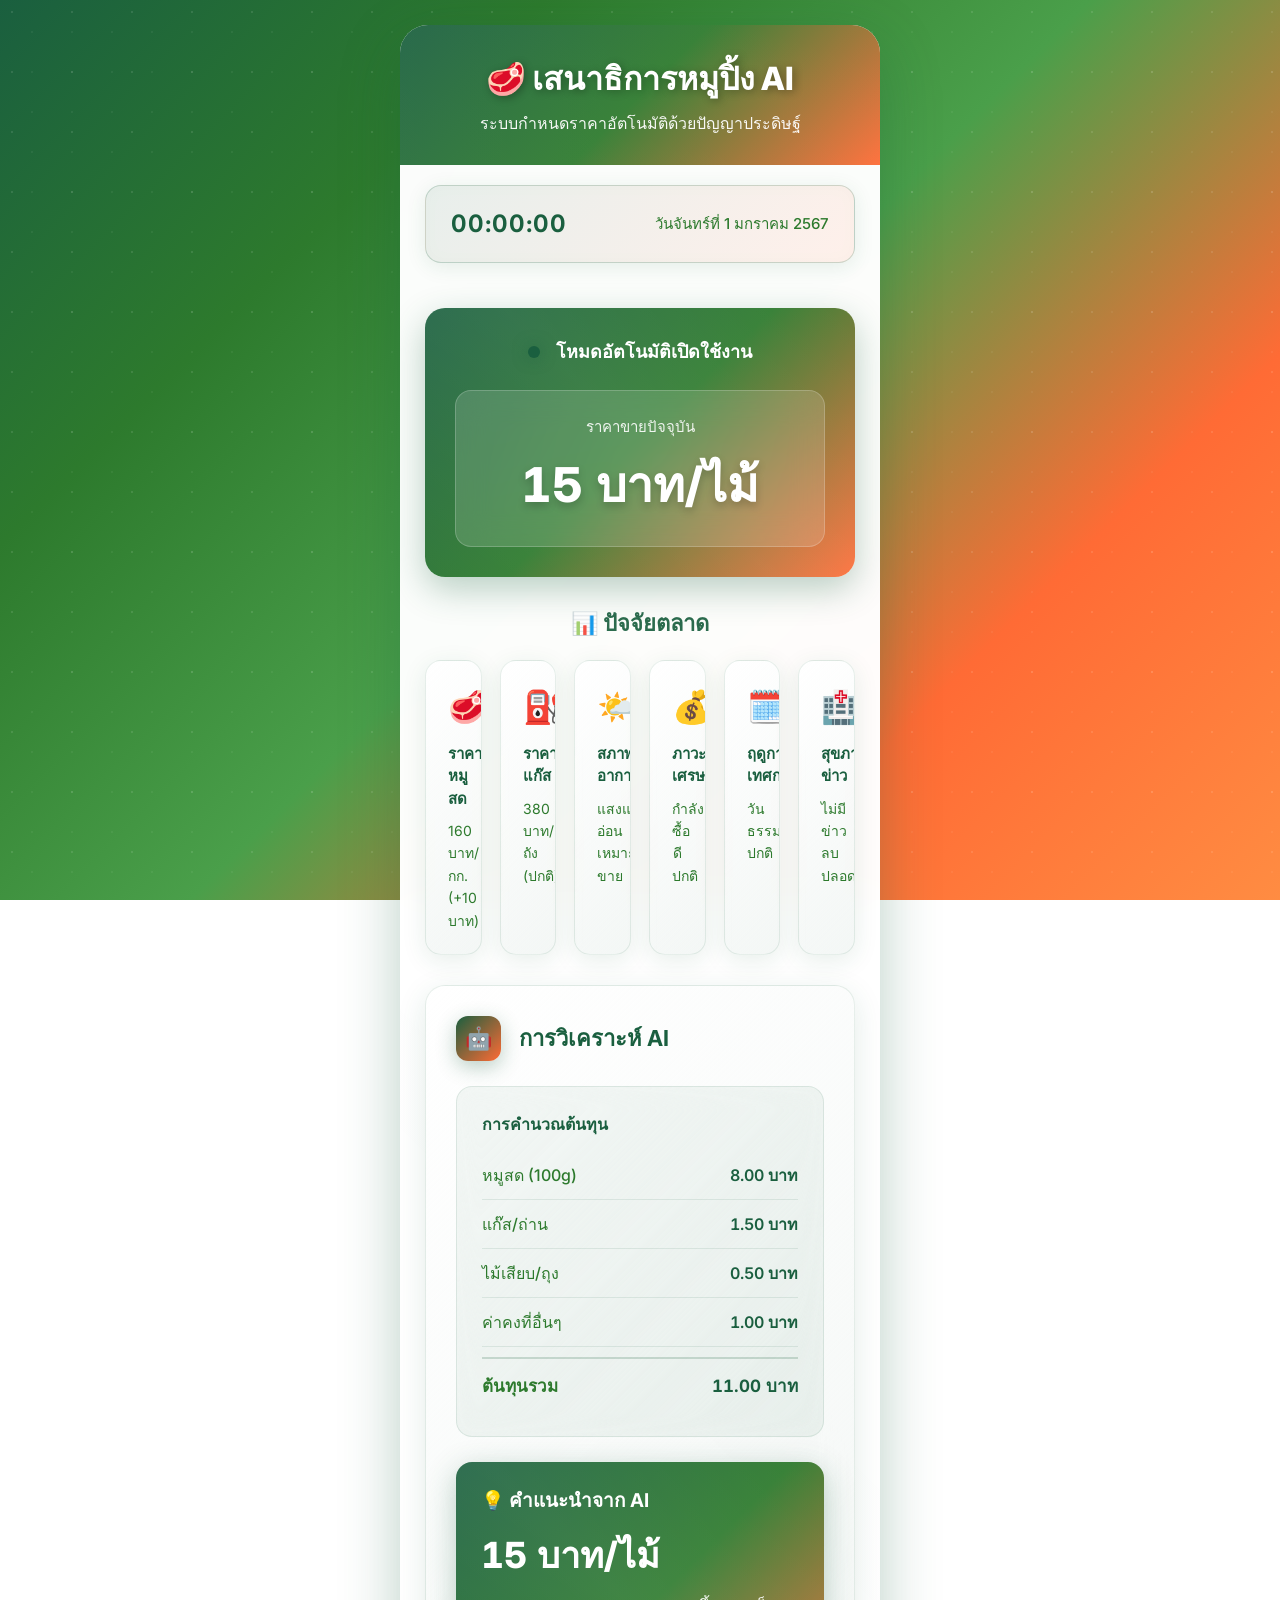
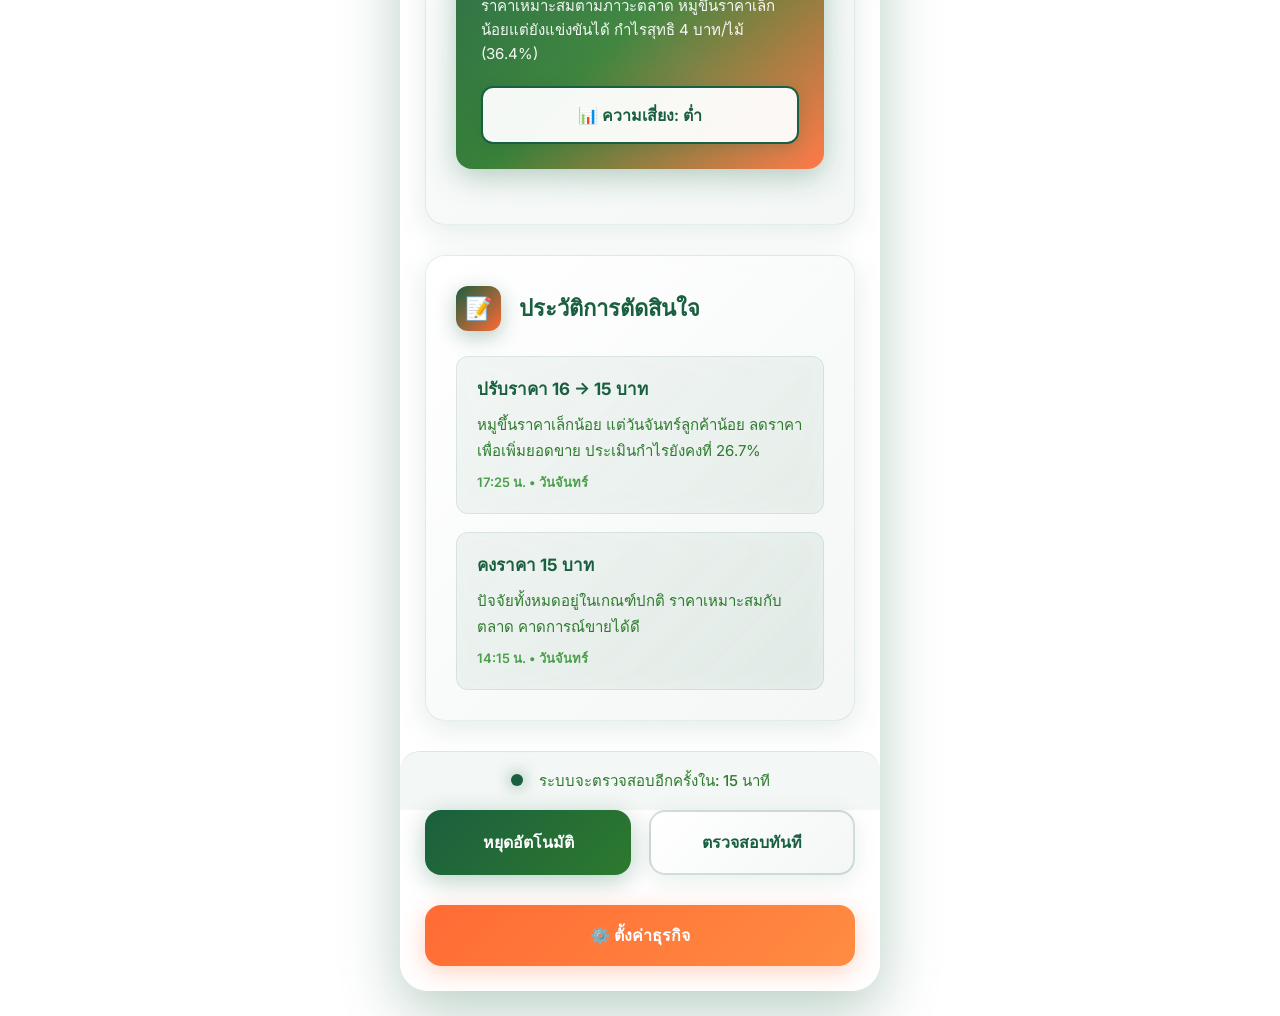
<file: moo-ping-ai-system3.html>
<!DOCTYPE html>
<html lang="th">
<head>
    <meta charset="UTF-8">
    <meta name="viewport" content="width=device-width, initial-scale=1.0">
    <title>🥩 เสนาธิการหมูปิ้ง AI</title>
    <link href="https://fonts.googleapis.com/css2?family=Inter:wght@300;400;500;600;700;800&display=swap" rel="stylesheet">
    <style>
        * {
            margin: 0;
            padding: 0;
            box-sizing: border-box;
        }
        
        body {
            font-family: 'Inter', -apple-system, BlinkMacSystemFont, sans-serif;
            background: linear-gradient(135deg, #1a5f3f 0%, #2d7a2d 25%, #4a9f4a 50%, #ff6b35 75%, #ff8c42 100%);
            background-attachment: fixed;
            color: #333;
            min-height: 100vh;
            padding: 0;
            position: relative;
            line-height: 1.5;
        }
        
        /* Background Effects */
        body::before {
            content: '';
            position: fixed;
            top: 0;
            left: 0;
            right: 0;
            bottom: 0;
            background-image: 
                radial-gradient(circle at 20% 20%, rgba(255, 255, 255, 0.1) 1px, transparent 1px),
                radial-gradient(circle at 80% 80%, rgba(255, 255, 255, 0.05) 1px, transparent 1px);
            background-size: 60px 60px, 40px 40px;
            pointer-events: none;
            z-index: -1;
        }
        
        .app-container {
            max-width: 100%;
            margin: 0 auto;
            background: rgba(255, 255, 255, 0.98);
            backdrop-filter: blur(20px);
            box-shadow: 0 0 40px rgba(26, 95, 63, 0.2);
            min-height: 100vh;
            overflow: hidden;
        }
        
        .header {
            background: linear-gradient(135deg, #1a5f3f 0%, #2d7a2d 50%, #ff6b35 100%);
            color: white;
            padding: 30px 25px;
            text-align: center;
            position: relative;
            overflow: hidden;
        }
        
        .header::before {
            content: '';
            position: absolute;
            top: -50%;
            left: -50%;
            width: 200%;
            height: 200%;
            background: linear-gradient(45deg, transparent, rgba(255, 255, 255, 0.1), transparent);
            animation: shimmer 4s infinite;
        }
        
        @keyframes shimmer {
            0% { transform: translateX(-100%) translateY(-100%) rotate(45deg); }
            100% { transform: translateX(100%) translateY(100%) rotate(45deg); }
        }
        
        .header h1 {
            font-size: 32px;
            font-weight: 800;
            margin-bottom: 8px;
            text-shadow: 2px 2px 8px rgba(0, 0, 0, 0.3);
            position: relative;
            z-index: 1;
        }
        
        .header p {
            font-size: 16px;
            opacity: 0.95;
            font-weight: 400;
            position: relative;
            z-index: 1;
        }
        
        /* DateTime Panel */
        .datetime-panel {
            background: linear-gradient(135deg, rgba(26, 95, 63, 0.1) 0%, rgba(255, 107, 53, 0.1) 100%);
            backdrop-filter: blur(10px);
            border-radius: 16px;
            padding: 20px 25px;
            margin: 20px 25px;
            text-align: center;
            box-shadow: 0 4px 20px rgba(26, 95, 63, 0.1);
            border: 1px solid rgba(26, 95, 63, 0.2);
        }
        
        .datetime-content {
            display: flex;
            flex-direction: column;
            gap: 8px;
        }
        
        .current-time {
            font-size: 28px;
            font-weight: 700;
            color: #1a5f3f;
            font-variant-numeric: tabular-nums;
            letter-spacing: 1px;
        }
        
        .current-date {
            font-size: 15px;
            color: #2d7a2d;
            font-weight: 500;
        }
        
        .main-content {
            padding: 25px;
            padding-bottom: 140px;
        }
        
        .status-panel {
            background: linear-gradient(135deg, #1a5f3f 0%, #2d7a2d 50%, #ff6b35 100%);
            color: white;
            border-radius: 20px;
            padding: 30px;
            margin-bottom: 30px;
            text-align: center;
            box-shadow: 0 12px 35px rgba(26, 95, 63, 0.3);
            position: relative;
            overflow: hidden;
        }
        
        .status-panel::before {
            content: '';
            position: absolute;
            top: -50%;
            left: -50%;
            width: 200%;
            height: 200%;
            background: linear-gradient(45deg, transparent, rgba(255, 255, 255, 0.1), transparent);
            animation: shimmer 3s infinite;
        }
        
        .mode-status {
            font-size: 18px;
            margin-bottom: 25px;
            font-weight: 600;
            position: relative;
            z-index: 1;
        }
        
        .current-price {
            background: rgba(255, 255, 255, 0.15);
            border-radius: 16px;
            padding: 25px;
            backdrop-filter: blur(15px);
            border: 1px solid rgba(255, 255, 255, 0.2);
            position: relative;
            z-index: 1;
        }
        
        .price-label {
            font-size: 15px;
            opacity: 0.9;
            margin-bottom: 10px;
            font-weight: 400;
        }
        
        .price-value {
            font-size: 48px;
            font-weight: 800;
            text-shadow: 0 4px 8px rgba(0, 0, 0, 0.2);
            transition: all 0.3s ease;
            font-variant-numeric: tabular-nums;
        }
        
        .factors-section {
            margin-bottom: 30px;
        }
        
        .section-title-main {
            font-size: 22px;
            font-weight: 700;
            color: #1a5f3f;
            margin-bottom: 20px;
            text-align: center;
        }
        
        .factors-grid {
            display: grid;
            grid-template-columns: repeat(2, 1fr);
            gap: 18px;
            margin-bottom: 30px;
        }
        
        .factor-card {
            background: linear-gradient(135deg, rgba(255, 255, 255, 0.9) 0%, rgba(26, 95, 63, 0.05) 100%);
            backdrop-filter: blur(10px);
            border-radius: 16px;
            padding: 22px;
            box-shadow: 0 6px 25px rgba(26, 95, 63, 0.1);
            border: 1px solid rgba(26, 95, 63, 0.1);
            transition: all 0.3s ease;
            position: relative;
            overflow: hidden;
        }
        
        .factor-card::before {
            content: '';
            position: absolute;
            top: 0;
            left: -100%;
            width: 100%;
            height: 100%;
            background: linear-gradient(90deg, transparent, rgba(26, 95, 63, 0.1), transparent);
            transition: left 0.6s ease;
        }
        
        .factor-card:hover {
            transform: translateY(-3px);
            box-shadow: 0 10px 35px rgba(26, 95, 63, 0.15);
        }
        
        .factor-card:hover::before {
            left: 100%;
        }
        
        .factor-card:active {
            transform: translateY(-1px);
        }
        
        .factor-icon {
            font-size: 32px;
            margin-bottom: 12px;
            display: block;
            text-align: center;
        }
        
        .factor-title {
            font-weight: 600;
            font-size: 15px;
            color: #1a5f3f;
            margin-bottom: 10px;
            text-align: center;
        }
        
        .factor-value {
            font-size: 14px;
            color: #2d7a2d;
            line-height: 1.6;
            text-align: center;
            font-weight: 400;
        }
        
        .ai-analysis-section {
            background: linear-gradient(135deg, rgba(255, 255, 255, 0.95) 0%, rgba(26, 95, 63, 0.05) 100%);
            backdrop-filter: blur(15px);
            border-radius: 20px;
            padding: 30px;
            margin-bottom: 30px;
            box-shadow: 0 8px 30px rgba(26, 95, 63, 0.12);
            border: 1px solid rgba(26, 95, 63, 0.1);
        }
        
        .section-header {
            display: flex;
            align-items: center;
            margin-bottom: 25px;
        }
        
        .section-icon {
            width: 45px;
            height: 45px;
            background: linear-gradient(135deg, #1a5f3f 0%, #ff6b35 100%);
            color: white;
            border-radius: 12px;
            display: flex;
            align-items: center;
            justify-content: center;
            margin-right: 18px;
            font-size: 22px;
            box-shadow: 0 6px 20px rgba(26, 95, 63, 0.3);
        }
        
        .section-title {
            font-weight: 700;
            font-size: 22px;
            color: #1a5f3f;
        }
        
        .cost-breakdown {
            background: rgba(26, 95, 63, 0.05);
            backdrop-filter: blur(10px);
            border-radius: 16px;
            padding: 25px;
            margin-bottom: 25px;
            border: 1px solid rgba(26, 95, 63, 0.1);
        }
        
        .cost-item {
            display: flex;
            justify-content: space-between;
            align-items: center;
            padding: 12px 0;
            border-bottom: 1px solid rgba(26, 95, 63, 0.1);
        }
        
        .cost-item:last-child {
            border-bottom: none;
            font-weight: 700;
            color: #1a5f3f;
            font-size: 17px;
            padding-top: 15px;
            margin-top: 10px;
            border-top: 2px solid rgba(26, 95, 63, 0.2);
        }
        
        .cost-label {
            color: #2d7a2d;
            font-weight: 500;
        }
        
        .cost-value {
            color: #1a5f3f;
            font-weight: 600;
            font-variant-numeric: tabular-nums;
        }
        
        .ai-recommendation {
            background: linear-gradient(135deg, #1a5f3f 0%, #2d7a2d 50%, #ff6b35 100%);
            color: white;
            border-radius: 16px;
            padding: 25px;
            margin-bottom: 25px;
            box-shadow: 0 8px 30px rgba(26, 95, 63, 0.3);
            position: relative;
            overflow: hidden;
        }
        
        .ai-recommendation::before {
            content: '';
            position: absolute;
            top: -50%;
            left: -50%;
            width: 200%;
            height: 200%;
            background: linear-gradient(45deg, transparent, rgba(255, 255, 255, 0.1), transparent);
            animation: shimmer 4s infinite;
        }
        
        .recommendation-title {
            font-size: 19px;
            font-weight: 700;
            margin-bottom: 12px;
            position: relative;
            z-index: 1;
        }
        
        .recommendation-price {
            font-size: 36px;
            font-weight: 800;
            margin-bottom: 12px;
            position: relative;
            z-index: 1;
            font-variant-numeric: tabular-nums;
        }
        
        .recommendation-reason {
            font-size: 15px;
            opacity: 0.95;
            line-height: 1.6;
            position: relative;
            z-index: 1;
        }
        
        .risk-indicator {
            display: flex;
            align-items: center;
            justify-content: center;
            margin-top: 20px;
            padding: 15px;
            border-radius: 12px;
            font-weight: 600;
            border: 2px solid transparent;
            position: relative;
            z-index: 1;
        }
        
        .risk-low {
            background: rgba(255, 255, 255, 0.95);
            color: #1a5f3f;
            border-color: #1a5f3f;
            box-shadow: 0 4px 15px rgba(26, 95, 63, 0.2);
        }
        
        .risk-medium {
            background: rgba(255, 255, 255, 0.95);
            color: #ff8c00;
            border-color: #ff8c00;
            box-shadow: 0 4px 15px rgba(255, 140, 0, 0.2);
        }
        
        .risk-high {
            background: rgba(255, 255, 255, 0.95);
            color: #dc143c;
            border-color: #dc143c;
            box-shadow: 0 4px 15px rgba(220, 20, 60, 0.2);
        }
        
        .log-entry {
            background: rgba(26, 95, 63, 0.05);
            backdrop-filter: blur(10px);
            border-radius: 12px;
            padding: 20px;
            margin-bottom: 18px;
            border-left: 4px solid #ff6b35;
            transition: all 0.3s ease;
            border: 1px solid rgba(26, 95, 63, 0.1);
        }
        
        .log-entry:hover {
            background: rgba(26, 95, 63, 0.08);
            transform: translateX(6px);
            box-shadow: 0 4px 20px rgba(26, 95, 63, 0.1);
        }
        
        .log-entry:last-child {
            margin-bottom: 0;
        }
        
        .log-action {
            font-weight: 700;
            color: #1a5f3f;
            margin-bottom: 10px;
            font-size: 17px;
        }
        
        .log-reason {
            color: #2d7a2d;
            font-size: 15px;
            line-height: 1.7;
            margin-bottom: 10px;
        }
        
        .log-time {
            color: #4a9f4a;
            font-size: 13px;
            font-weight: 600;
        }
        
        .controls {
            position: fixed;
            bottom: 0;
            left: 0;
            right: 0;
            background: linear-gradient(to top, rgba(255, 255, 255, 0.98) 0%, rgba(255, 255, 255, 0.95) 100%);
            backdrop-filter: blur(20px);
            padding: 25px;
            border-top: 1px solid rgba(26, 95, 63, 0.2);
            box-shadow: 0 -8px 30px rgba(26, 95, 63, 0.1);
        }
        
        .controls-grid {
            display: grid;
            grid-template-columns: 1fr 1fr;
            gap: 18px;
            max-width: 450px;
            margin: 0 auto;
        }
        
        .btn {
            padding: 18px 28px;
            border: none;
            border-radius: 16px;
            font-weight: 700;
            font-size: 16px;
            cursor: pointer;
            transition: all 0.3s ease;
            font-family: 'Inter', sans-serif;
            position: relative;
            overflow: hidden;
        }
        
        .btn::before {
            content: '';
            position: absolute;
            top: 50%;
            left: 50%;
            width: 0;
            height: 0;
            border-radius: 50%;
            background: rgba(255, 255, 255, 0.3);
            transition: all 0.3s ease;
            transform: translate(-50%, -50%);
        }
        
        .btn:active::before {
            width: 400px;
            height: 400px;
        }
        
        .btn:active {
            transform: scale(0.96);
        }
        
        .btn-primary {
            background: linear-gradient(135deg, #1a5f3f 0%, #2d7a2d 100%);
            color: white;
            box-shadow: 0 6px 25px rgba(26, 95, 63, 0.3);
        }
        
        .btn-primary:hover {
            box-shadow: 0 8px 35px rgba(26, 95, 63, 0.4);
            transform: translateY(-2px);
        }
        
        .btn-secondary {
            background: linear-gradient(135deg, rgba(255, 255, 255, 0.9) 0%, rgba(26, 95, 63, 0.05) 100%);
            color: #1a5f3f;
            border: 2px solid rgba(26, 95, 63, 0.2);
            box-shadow: 0 6px 25px rgba(26, 95, 63, 0.1);
        }
        
        .btn-secondary:hover {
            background: linear-gradient(135deg, rgba(26, 95, 63, 0.1) 0%, rgba(255, 107, 53, 0.05) 100%);
            box-shadow: 0 8px 35px rgba(26, 95, 63, 0.2);
            transform: translateY(-2px);
        }
        
        .btn-settings {
            background: linear-gradient(135deg, #ff6b35 0%, #ff8c42 100%);
            color: white;
            grid-column: 1 / -1;
            margin-top: 12px;
            box-shadow: 0 6px 25px rgba(255, 107, 53, 0.3);
        }
        
        .btn-settings:hover {
            box-shadow: 0 8px 35px rgba(255, 107, 53, 0.4);
            transform: translateY(-2px);
        }
        
        .next-check {
            text-align: center;
            padding: 18px;
            background: rgba(26, 95, 63, 0.05);
            backdrop-filter: blur(10px);
            margin: 30px -25px -25px -25px;
            border-radius: 20px 20px 0 0;
            font-size: 15px;
            color: #2d7a2d;
            border-top: 1px solid rgba(26, 95, 63, 0.1);
            font-weight: 500;
        }
        
        .status-indicator {
            display: inline-block;
            width: 12px;
            height: 12px;
            border-radius: 50%;
            background: #1a5f3f;
            margin-right: 12px;
            animation: pulse 2s infinite;
            box-shadow: 0 0 15px rgba(26, 95, 63, 0.6);
        }
        
        @keyframes pulse {
            0% { 
                opacity: 1; 
                transform: scale(1);
                box-shadow: 0 0 15px rgba(26, 95, 63, 0.6);
            }
            50% { 
                opacity: 0.7; 
                transform: scale(1.15);
                box-shadow: 0 0 25px rgba(26, 95, 63, 0.8);
            }
            100% { 
                opacity: 1; 
                transform: scale(1);
                box-shadow: 0 0 15px rgba(26, 95, 63, 0.6);
            }
        }
        
        .offline .status-indicator {
            background: #dc143c;
            animation: none;
            box-shadow: 0 0 15px rgba(220, 20, 60, 0.6);
        }
        
        .quick-action {
            position: fixed;
            bottom: 120px;
            right: 25px;
            width: 65px;
            height: 65px;
            background: linear-gradient(135deg, #1a5f3f 0%, #ff6b35 100%);
            color: white;
            border: none;
            border-radius: 50%;
            box-shadow: 0 8px 30px rgba(26, 95, 63, 0.4);
            font-size: 28px;
            display: flex;
            align-items: center;
            justify-content: center;
            cursor: pointer;
            transition: all 0.3s ease;
            z-index: 1000;
        }
        
        .quick-action:hover {
            transform: scale(1.1);
            box-shadow: 0 12px 40px rgba(26, 95, 63, 0.5);
        }
        
        .quick-action:active {
            transform: scale(0.9);
        }
        
        /* Responsive Design */
        @media (min-width: 768px) {
            .app-container {
                max-width: 480px;
                margin: 25px auto;
                border-radius: 28px;
                overflow: hidden;
                box-shadow: 0 20px 60px rgba(26, 95, 63, 0.3);
                min-height: auto;
            }
            
            .header {
                position: static;
            }
            
            .controls {
                position: static;
                border-top: none;
                box-shadow: none;
                padding-top: 0;
                background: transparent;
                backdrop-filter: none;
            }
            
            .main-content {
                padding-bottom: 25px;
            }
            
            .quick-action {
                display: none;
            }
            
            .factors-grid {
                grid-template-columns: repeat(3, 1fr);
            }
            
            .datetime-content {
                flex-direction: row;
                justify-content: space-between;
                align-items: center;
            }
            
            .current-time {
                font-size: 24px;
            }
        }
        
        @media (min-width: 1024px) {
            .factors-grid {
                grid-template-columns: repeat(6, 1fr);
            }
        }
        
        /* Loading States */
        .loading {
            opacity: 0.7;
            pointer-events: none;
        }
        
        .skeleton {
            background: linear-gradient(90deg, rgba(26, 95, 63, 0.1) 25%, rgba(255, 107, 53, 0.1) 50%, rgba(26, 95, 63, 0.1) 75%);
            background-size: 200% 100%;
            animation: loading 1.5s infinite;
            border-radius: 12px;
        }
        
        @keyframes loading {
            0% { background-position: 200% 0; }
            100% { background-position: -200% 0; }
        }
        
        /* Animation for price updates */
        .price-update {
            animation: priceUpdate 0.6s ease;
        }
        
        @keyframes priceUpdate {
            0% { 
                transform: scale(1); 
                text-shadow: 0 4px 8px rgba(0, 0, 0, 0.2);
            }
            50% { 
                transform: scale(1.15); 
                text-shadow: 0 8px 25px rgba(255, 107, 53, 0.5);
                color: #ff6b35;
            }
            100% { 
                transform: scale(1); 
                text-shadow: 0 4px 8px rgba(0, 0, 0, 0.2);
            }
        }
        
        /* Toast notifications */
        .toast {
            position: fixed;
            top: 25px;
            right: 25px;
            background: linear-gradient(135deg, #1a5f3f 0%, #ff6b35 100%);
            color: white;
            padding: 18px 25px;
            border-radius: 16px;
            box-shadow: 0 8px 30px rgba(26, 95, 63, 0.4);
            z-index: 1001;
            transform: translateX(450px);
            transition: transform 0.4s ease;
            font-weight: 600;
            backdrop-filter: blur(10px);
        }
        
        .toast.show {
            transform: translateX(0);
        }
        
        /* Settings Modal */
        .modal {
            position: fixed;
            top: 0;
            left: 0;
            right: 0;
            bottom: 0;
            background: rgba(0, 0, 0, 0.6);
            backdrop-filter: blur(8px);
            display: flex;
            align-items: center;
            justify-content: center;
            z-index: 1002;
            opacity: 0;
            pointer-events: none;
            transition: opacity 0.4s ease;
        }
        
        .modal.show {
            opacity: 1;
            pointer-events: auto;
        }
        
        .modal-content {
            background: linear-gradient(135deg, rgba(255, 255, 255, 0.98) 0%, rgba(26, 95, 63, 0.05) 100%);
            backdrop-filter: blur(20px);
            border-radius: 24px;
            padding: 35px;
            max-width: 450px;
            width: 90%;
            max-height: 75vh;
            overflow-y: auto;
            box-shadow: 0 25px 80px rgba(26, 95, 63, 0.3);
            transform: scale(0.8);
            transition: transform 0.4s ease;
            border: 1px solid rgba(26, 95, 63, 0.2);
        }
        
        .modal.show .modal-content {
            transform: scale(1);
        }
        
        .modal-header {
            font-size: 26px;
            font-weight: 800;
            color: #1a5f3f;
            margin-bottom: 25px;
            text-align: center;
        }
        
        .form-group {
            margin-bottom: 25px;
        }
        
        .form-label {
            display: block;
            font-weight: 600;
            color: #1a5f3f;
            margin-bottom: 10px;
            font-size: 15px;
        }
        
        .form-input {
            width: 100%;
            padding: 16px 20px;
            border: 2px solid rgba(26, 95, 63, 0.2);
            border-radius: 14px;
            font-size: 16px;
            font-family: 'Inter', sans-serif;
            background: rgba(255, 255, 255, 0.8);
            backdrop-filter: blur(10px);
            color: #1a5f3f;
            transition: all 0.3s ease;
            font-weight: 500;
        }
        
        .form-input:focus {
            outline: none;
            border-color: #1a5f3f;
            box-shadow: 0 0 0 4px rgba(26, 95, 63, 0.1);
            background: rgba(255, 255, 255, 0.95);
        }
        
        /* Scrollbar Styling */
        ::-webkit-scrollbar {
            width: 8px;
        }
        
        ::-webkit-scrollbar-track {
            background: rgba(26, 95, 63, 0.1);
            border-radius: 10px;
        }
        
        ::-webkit-scrollbar-thumb {
            background: linear-gradient(135deg, #1a5f3f 0%, #ff6b35 100%);
            border-radius: 10px;
        }
        
        ::-webkit-scrollbar-thumb:hover {
            background: linear-gradient(135deg, #2d7a2d 0%, #ff8c42 100%);
        }
    </style>
</head>
<body>
    <div class="app-container">
        <div class="header">
            <h1>🥩 เสนาธิการหมูปิ้ง AI</h1>
            <p>ระบบกำหนดราคาอัตโนมัติด้วยปัญญาประดิษฐ์</p>
        </div>
        
        <!-- DateTime Panel -->
        <div class="datetime-panel">
            <div class="datetime-content">
                <div class="current-time" id="current-time">00:00:00</div>
                <div class="current-date" id="current-date">วันจันทร์ที่ 1 มกราคม 2567</div>
            </div>
        </div>
        
        <div class="main-content">
            <!-- Status Panel -->
            <div class="status-panel">
                <div class="mode-status" id="mode-status">
                    <span class="status-indicator"></span>
                    โหมดอัตโนมัติเปิดใช้งาน
                </div>
                <div class="current-price">
                    <div class="price-label">ราคาขายปัจจุบัน</div>
                    <div class="price-value"><span id="current-price">15</span> บาท/ไม้</div>
                </div>
            </div>

            <!-- Market Factors -->
            <div class="factors-section">
                <h3 class="section-title-main">📊 ปัจจัยตลาด</h3>
                <div class="factors-grid">
                    <div class="factor-card">
                        <span class="factor-icon">🥩</span>
                        <div class="factor-title">ราคาหมูสด</div>
                        <div class="factor-value" id="pork-price">160 บาท/กก.<br>(+10 บาท)</div>
                    </div>
                    <div class="factor-card">
                        <span class="factor-icon">⛽</span>
                        <div class="factor-title">ราคาแก๊ส</div>
                        <div class="factor-value" id="gas-price">380 บาท/ถัง<br>(ปกติ)</div>
                    </div>
                    <div class="factor-card">
                        <span class="factor-icon">🌤️</span>
                        <div class="factor-title">สภาพอากาศ</div>
                        <div class="factor-value" id="weather">แสงแดดอ่อน<br>เหมาะขาย</div>
                    </div>
                    <div class="factor-card">
                        <span class="factor-icon">💰</span>
                        <div class="factor-title">ภาวะเศรษฐกิจ</div>
                        <div class="factor-value" id="economy">กำลังซื้อดี<br>ปกติ</div>
                    </div>
                    <div class="factor-card">
                        <span class="factor-icon">🗓️</span>
                        <div class="factor-title">ฤดูกาล/เทศกาล</div>
                        <div class="factor-value" id="season">วันธรรมดา<br>ปกติ</div>
                    </div>
                    <div class="factor-card">
                        <span class="factor-icon">🏥</span>
                        <div class="factor-title">สุขภาพ/ข่าว</div>
                        <div class="factor-value" id="health">ไม่มีข่าวลบ<br>ปลอดภัย</div>
                    </div>
                </div>
            </div>

            <!-- AI Analysis Section -->
            <div class="ai-analysis-section">
                <div class="section-header">
                    <div class="section-icon">🤖</div>
                    <div class="section-title">การวิเคราะห์ AI</div>
                </div>
                
                <!-- Cost Breakdown -->
                <div class="cost-breakdown">
                    <h4 style="color: #1a5f3f; margin-bottom: 15px; font-weight: 700;">การคำนวณต้นทุน</h4>
                    <div class="cost-item">
                        <span class="cost-label">หมูสด (100g)</span>
                        <span class="cost-value" id="cost-pork">8.00 บาท</span>
                    </div>
                    <div class="cost-item">
                        <span class="cost-label">แก๊ส/ถ่าน</span>
                        <span class="cost-value" id="cost-gas">1.50 บาท</span>
                    </div>
                    <div class="cost-item">
                        <span class="cost-label">ไม้เสียบ/ถุง</span>
                        <span class="cost-value" id="cost-supplies">0.50 บาท</span>
                    </div>
                    <div class="cost-item">
                        <span class="cost-label">ค่าคงที่อื่นๆ</span>
                        <span class="cost-value" id="cost-overhead">1.00 บาท</span>
                    </div>
                    <div class="cost-item">
                        <span class="cost-label"><strong>ต้นทุนรวม</strong></span>
                        <span class="cost-value" id="total-cost"><strong>11.00 บาท</strong></span>
                    </div>
                </div>

                <!-- AI Recommendation -->
                <div class="ai-recommendation">
                    <div class="recommendation-title">💡 คำแนะนำจาก AI</div>
                    <div class="recommendation-price" id="recommended-price">15 บาท/ไม้</div>
                    <div class="recommendation-reason" id="recommendation-reason">
                        ราคาเหมาะสมตามภาวะตลาด หมูขึ้นราคาเล็กน้อยแต่ยังแข่งขันได้ 
                        กำไรสุทธิ 4 บาท/ไม้ (36.4%)
                    </div>
                    <div class="risk-indicator risk-low" id="risk-indicator">
                        <span>📊 ความเสี่ยง: ต่ำ</span>
                    </div>
                </div>
            </div>

            <!-- Decision Log -->
            <div class="ai-analysis-section">
                <div class="section-header">
                    <div class="section-icon">📝</div>
                    <div class="section-title">ประวัติการตัดสินใจ</div>
                </div>
                <div id="decision-log">
                    <div class="log-entry">
                        <div class="log-action">ปรับราคา 16 → 15 บาท</div>
                        <div class="log-reason">หมูขึ้นราคาเล็กน้อย แต่วันจันทร์ลูกค้าน้อย ลดราคาเพื่อเพิ่มยอดขาย ประเมินกำไรยังคงที่ 26.7%</div>
                        <div class="log-time">17:25 น. • วันจันทร์</div>
                    </div>
                    <div class="log-entry">
                        <div class="log-action">คงราคา 15 บาท</div>
                        <div class="log-reason">ปัจจัยทั้งหมดอยู่ในเกณฑ์ปกติ ราคาเหมาะสมกับตลาด คาดการณ์ขายได้ดี</div>
                        <div class="log-time">14:15 น. • วันจันทร์</div>
                    </div>
                </div>
            </div>

            <!-- Next Check Info -->
            <div class="next-check">
                <span class="status-indicator"></span>
                ระบบจะตรวจสอบอีกครั้งใน: <span id="next-check">15 นาที</span>
            </div>
        </div>

        <!-- Quick Action Button -->
        <button class="quick-action" onclick="forceCheck()" title="ตรวจสอบทันที">
            🔄
        </button>

        <!-- Control Buttons -->
        <div class="controls">
            <div class="controls-grid">
                <button id="auto-btn" class="btn btn-primary" onclick="toggleMode()">
                    หยุดอัตโนมัติ
                </button>
                <button class="btn btn-secondary" onclick="forceCheck()">
                    ตรวจสอบทันที
                </button>
                <button class="btn btn-settings" onclick="openSettings()">
                    ⚙️ ตั้งค่าธุรกิจ
                </button>
            </div>
        </div>
    </div>

    <!-- Settings Modal -->
    <div class="modal" id="settings-modal">
        <div class="modal-content">
            <div class="modal-header">
                ⚙️ ตั้งค่าธุรกิจ
            </div>
            <form id="settings-form">
                <div class="form-group">
                    <label class="form-label">ชื่อร้าน</label>
                    <input type="text" class="form-input" id="shop-name" value="หมูปิ้งลุงสมชาย">
                </div>
                <div class="form-group">
                    <label class="form-label">ขนาดหมู (กรัม/ไม้)</label>
                    <input type="number" class="form-input" id="pork-size" value="100">
                </div>
                <div class="form-group">
                    <label class="form-label">กำไรขั้นต้นที่ต้องการ (%)</label>
                    <input type="number" class="form-input" id="target-margin" value="25">
                </div>
                <div class="form-group">
                    <label class="form-label">ราคาแก๊ส (บาท/ถัง)</label>
                    <input type="number" class="form-input" id="gas-price-setting" value="380">
                </div>
                <div class="form-group">
                    <label class="form-label">ค่าใช้จ่ายคงที่ (บาท/ไม้)</label>
                    <input type="number" class="form-input" id="fixed-cost" value="1.00" step="0.50">
                </div>
                <div class="controls-grid" style="margin-top: 30px;">
                    <button type="button" class="btn btn-secondary" onclick="closeSettings()">
                        ยกเลิก
                    </button>
                    <button type="submit" class="btn btn-primary">
                        บันทึก
                    </button>
                </div>
            </form>
        </div>
    </div>

    <!-- Toast Notification -->
    <div class="toast" id="toast"></div>

    <script>
        // ตัวแปรหลัก
        let autoMode = true;
        let currentPrice = 15;
        let checkInterval;
        let nextCheckTime = 15 * 60; // 15 minutes in seconds
        
        // การตั้งค่าธุรกิจ
        let businessSettings = {
            shopName: 'หมูปิ้งลุงสมชาย',
            porkSize: 100, // grams per stick
            targetMargin: 25, // percentage
            gasPriceSetting: 380, // baht per tank
            fixedCost: 1.00 // baht per stick
        };

        // ข้อมูลตลาดจำลอง
        const marketData = {
            porkPrices: [150, 160, 155, 165, 170, 175],
            porkChanges: ['-10', '-5', '+0', '+5', '+10', '+15', '+20'],
            gasPrices: [360, 370, 380, 390, 400],
            weather: [
                { text: 'แสงแดดอ่อน\nเหมาะขาย', impact: 0 },
                { text: 'ฝนตก\nลูกค้าลดลง', impact: -0.5 },
                { text: 'ครึ้ม อากาศดี\nเหมาะขาย', impact: 0.2 },
                { text: 'แดดจัด\nเตรียมร่ม', impact: -0.2 },
                { text: 'อากาศเป็นใจ\nลูกค้าเยอะ', impact: 0.3 }
            ],
            weatherIcons: ['🌤️', '🌧️', '☁️', '☀️', '😊'],
            economy: [
                { text: 'กำลังซื้อดี\nปกติ', impact: 0 },
                { text: 'ค่าครองชีพสูง\nระวัง', impact: -0.3 },
                { text: 'เศรษฐกิจดี\nใจกว้าง', impact: 0.4 },
                { text: 'เงินเฟ้อสูง\nผู้บริโภครัดเข็มขัด', impact: -0.5 }
            ],
            season: [
                { text: 'วันธรรมดา\nปกติ', impact: 0 },
                { text: 'วันหยุด\nลูกค้าเยอะ', impact: 0.5 },
                { text: 'เทศกาล\nคนออกมาเที่ยว', impact: 0.8 },
                { text: 'หน้าฝน\nขายน้อย', impact: -0.4 },
                { text: 'ช่วงเงินเดือนออก\nกำลังซื้อดี', impact: 0.3 }
            ],
            health: [
                { text: 'ไม่มีข่าวลบ\nปลอดภัย', impact: 0 },
                { text: 'ข่าวโรคหมู\nระวัง', impact: -0.8 },
                { text: 'ข่าวดีสุขภาพ\nกินเนื้อดี', impact: 0.2 },
                { text: 'รณรงค์สุขภาพ\nลดเนื้อแดง', impact: -0.3 }
            ]
        };

        // ฟังก์ชันแสดงวันที่และเวลาแบบไทย
        function updateDateTime() {
            const now = new Date();
            
            // แปลงเป็น พ.ศ.
            const buddhistYear = now.getFullYear() + 543;
            
            // ชื่อวันภาษาไทย
            const dayNames = [
                'วันอาทิตย์', 'วันจันทร์', 'วันอังคาร', 'วันพุธ', 
                'วันพฤหัสบดี', 'วันศุกร์', 'วันเสาร์'
            ];
            
            // ชื่อเดือนภาษาไทย
            const monthNames = [
                'มกราคม', 'กุมภาพันธ์', 'มีนาคม', 'เมษายน',
                'พฤษภาคม', 'มิถุนายน', 'กรกฎาคม', 'สิงหาคม',
                'กันยายน', 'ตุลาคม', 'พฤศจิกายน', 'ธันวาคม'
            ];
            
            // จัดรูปแบบเวลา
            const timeOptions = {
                hour: '2-digit',
                minute: '2-digit',
                second: '2-digit',
                hour12: false
            };
            const timeString = now.toLocaleTimeString('th-TH', timeOptions);
            
            // จัดรูปแบบวันที่
            const dayName = dayNames[now.getDay()];
            const day = now.getDate();
            const month = monthNames[now.getMonth()];
            const year = buddhistYear;
            
            const dateString = `${dayName}ที่ ${day} ${month} ${year}`;
            
            // อัปเดท DOM
            document.getElementById('current-time').textContent = timeString;
            document.getElementById('current-date').textContent = dateString;
        }

        // ฟังก์ชันคำนวณต้นทุน
        function calculateCosts(porkPricePerKg, gasPricePerTank) {
            const porkCost = (porkPricePerKg * businessSettings.porkSize) / 1000;
            const gasCost = 1.5; // ประมาณการใช้แก๊สต่อไม้
            const supplyCost = 0.5; // ไม้เสียบ, ถุง
            const overhead = businessSettings.fixedCost;
            
            return {
                pork: porkCost,
                gas: gasCost,
                supplies: supplyCost,
                overhead: overhead,
                total: porkCost + gasCost + supplyCost + overhead
            };
        }

        // ฟังก์ชันอัปเดทข้อมูลตลาด
        function updateMarketData() {
            const porkPrice = marketData.porkPrices[Math.floor(Math.random() * marketData.porkPrices.length)];
            const porkChange = marketData.porkChanges[Math.floor(Math.random() * marketData.porkChanges.length)];
            const gasPrice = marketData.gasPrices[Math.floor(Math.random() * marketData.gasPrices.length)];
            
            const weatherIndex = Math.floor(Math.random() * marketData.weather.length);
            const weather = marketData.weather[weatherIndex];
            const weatherIcon = marketData.weatherIcons[weatherIndex];
            
            const economyIndex = Math.floor(Math.random() * marketData.economy.length);
            const economy = marketData.economy[economyIndex];
            
            const seasonIndex = Math.floor(Math.random() * marketData.season.length);
            const season = marketData.season[seasonIndex];
            
            const healthIndex = Math.floor(Math.random() * marketData.health.length);
            const health = marketData.health[healthIndex];
            
            // อัปเดท UI
            document.getElementById('pork-price').innerHTML = `${porkPrice} บาท/กก.<br>(${porkChange} บาท)`;
            document.getElementById('gas-price').innerHTML = `${gasPrice} บาท/ถัง<br>${gasPrice > 380 ? '(แพง)' : gasPrice < 380 ? '(ถูก)' : '(ปกติ)'}`;
            document.querySelector('.factor-card:nth-child(3) .factor-icon').textContent = weatherIcon;
            document.getElementById('weather').innerHTML = weather.text;
            document.getElementById('economy').innerHTML = economy.text;
            document.getElementById('season').innerHTML = season.text;
            document.getElementById('health').innerHTML = health.text;
            
            // คำนวณและอัปเดทต้นทุน
            const costs = calculateCosts(porkPrice, gasPrice);
            document.getElementById('cost-pork').textContent = `${costs.pork.toFixed(2)} บาท`;
            document.getElementById('cost-gas').textContent = `${costs.gas.toFixed(2)} บาท`;
            document.getElementById('cost-supplies').textContent = `${costs.supplies.toFixed(2)} บาท`;
            document.getElementById('cost-overhead').textContent = `${costs.overhead.toFixed(2)} บาท`;
            document.getElementById('total-cost').innerHTML = `<strong>${costs.total.toFixed(2)} บาท</strong>`;
            
            return {
                porkPrice,
                porkChange,
                gasPrice,
                weather: weather.impact,
                economy: economy.impact,
                season: season.impact,
                health: health.impact,
                costs
            };
        }

        // ฟังก์ชันการตัดสินใจของ AI
        function makeAIDecision() {
            if (!autoMode) return;

            const data = updateMarketData();
            let basePrice = data.costs.total * (1 + businessSettings.targetMargin / 100);
            let adjustedPrice = basePrice;
            let reasons = [];
            let riskLevel = 'low';

            // ปรับราคาตามปัจจัยต่างๆ
            
            // ผลกระทบจากอากาศ
            if (data.weather < 0) {
                adjustedPrice += data.weather;
                reasons.push(`อากาศไม่เอื้อ (${data.weather.toFixed(1)})`);
                riskLevel = data.weather < -0.3 ? 'high' : 'medium';
            } else if (data.weather > 0) {
                adjustedPrice += data.weather * 0.5; // เพิ่มราคาน้อยกว่า
                reasons.push(`อากาศดี (+${(data.weather * 0.5).toFixed(1)})`);
            }

            // ผลกระทบจากเศรษฐกิจ
            if (data.economy < 0) {
                adjustedPrice += data.economy;
                reasons.push(`เศรษฐกิจไม่ดี (${data.economy.toFixed(1)})`);
                riskLevel = riskLevel === 'low' ? 'medium' : 'high';
            } else if (data.economy > 0) {
                adjustedPrice += data.economy * 0.3;
                reasons.push(`เศรษฐกิจดี (+${(data.economy * 0.3).toFixed(1)})`);
            }

            // ผลกระทบจากฤดูกาล
            if (data.season !== 0) {
                const seasonAdjust = data.season * 0.4;
                adjustedPrice += seasonAdjust;
                reasons.push(`ปัจจัยฤดูกาล (${seasonAdjust > 0 ? '+' : ''}${seasonAdjust.toFixed(1)})`);
            }

            // ผลกระทบจากสุขภาพ/ข่าว
            if (data.health < 0) {
                adjustedPrice += data.health;
                reasons.push(`ข่าวลบเกี่ยวกับเนื้อ (${data.health.toFixed(1)})`);
                riskLevel = 'high';
            }

            // ปัจจัยเวลา
            const now = new Date();
            const hour = now.getHours();
            const day = now.getDay();

            if (day === 1 && hour < 11) { // วันจันทร์เช้า
                adjustedPrice -= 0.5;
                reasons.push('วันจันทร์เช้า (-0.5)');
            }

            if (hour >= 17 && hour <= 19) { // ช่วงเย็น
                adjustedPrice += 0.3;
                reasons.push('ช่วงเย็น (+0.3)');
            }

            // ปัดราคาให้เหมาะสม
            adjustedPrice = Math.round(adjustedPrice * 2) / 2; // ปัดเป็น 0.5
            adjustedPrice = Math.max(adjustedPrice, data.costs.total + 1); // กำไรขั้นต้น 1 บาท

            // คำนวณกำไร
            const profit = adjustedPrice - data.costs.total;
            const marginPercent = (profit / data.costs.total * 100).toFixed(1);

            // อัปเดทคำแนะนำ
            document.getElementById('recommended-price').textContent = `${adjustedPrice} บาท/ไม้`;
            
            let reasonText = reasons.length > 0 ? 
                `ปัจจัย: ${reasons.join(', ')}. ` : 
                'ราคาเหมาะสมตามภาวะตลาด. ';
            reasonText += `กำไรสุทธิ ${profit.toFixed(1)} บาท/ไม้ (${marginPercent}%)`;
            
            document.getElementById('recommendation-reason').textContent = reasonText;

            // อัปเดทระดับความเสี่ยง
            const riskIndicator = document.getElementById('risk-indicator');
            riskIndicator.className = `risk-indicator risk-${riskLevel}`;
            const riskTexts = {
                low: '📊 ความเสี่ยง: ต่ำ',
                medium: '⚠️ ความเสี่ยง: ปานกลาง',
                high: '🚨 ความเสี่ยง: สูง'
            };
            riskIndicator.innerHTML = `<span>${riskTexts[riskLevel]}</span>`;

            // ตัดสินใจเปลี่ยนราคาถ้าแตกต่างมาก
            if (Math.abs(adjustedPrice - currentPrice) >= 0.5) {
                updatePrice(adjustedPrice, reasonText);
            }
        }

        // ฟังก์ชันอัปเดทราคา
        function updatePrice(newPrice, reason) {
            const oldPrice = currentPrice;
            currentPrice = newPrice;
            
            // อัปเดท UI พร้อม animation
            const priceElement = document.getElementById('current-price');
            priceElement.textContent = currentPrice;
            priceElement.parentElement.classList.add('price-update');
            
            setTimeout(() => {
                priceElement.parentElement.classList.remove('price-update');
            }, 600);
            
            // เพิ่มลงใน log
            addToDecisionLog(oldPrice, currentPrice, reason);
            
            // แสดง notification
            showToast(`ปรับราคาใหม่: ${currentPrice} บาท`);
        }

        // ฟังก์ชันเพิ่มประวัติการตัดสินใจ
        function addToDecisionLog(oldPrice, newPrice, reason) {
            const logContainer = document.getElementById('decision-log');
            const logEntry = document.createElement('div');
            logEntry.className = 'log-entry';
            
            const now = new Date();
            const timeString = now.toLocaleTimeString('th-TH', { hour: '2-digit', minute: '2-digit' });
            const dayNames = ['อาทิตย์', 'จันทร์', 'อังคาร', 'พุธ', 'พฤหัสบดี', 'ศุกร์', 'เสาร์'];
            const dayName = dayNames[now.getDay()];
            
            logEntry.innerHTML = `
                <div class="log-action">${oldPrice === newPrice ? 'คงราคา' : 'ปรับราคา'} ${oldPrice} → ${newPrice} บาท</div>
                <div class="log-reason">${reason}</div>
                <div class="log-time">${timeString} น. • ${dayName}</div>
            `;
            
            logContainer.insertBefore(logEntry, logContainer.firstChild);
            
            // เก็บแค่ 5 รายการ
            const entries = logContainer.getElementsByClassName('log-entry');
            if (entries.length > 5) {
                logContainer.removeChild(entries[entries.length - 1]);
            }
        }

        // ฟังก์ชันแสดง toast notification
        function showToast(message) {
            const toast = document.getElementById('toast');
            toast.textContent = message;
            toast.classList.add('show');
            
            setTimeout(() => {
                toast.classList.remove('show');
            }, 3000);
        }

        // ฟังก์ชันสลับโหมด
        function toggleMode() {
            autoMode = !autoMode;
            const btn = document.getElementById('auto-btn');
            const status = document.getElementById('mode-status');
            const container = document.querySelector('.app-container');
            
            if (autoMode) {
                btn.textContent = 'หยุดอัตโนมัติ';
                btn.className = 'btn btn-primary';
                status.innerHTML = '<span class="status-indicator"></span>โหมดอัตโนมัติเปิดใช้งาน';
                container.classList.remove('offline');
                startAutoMode();
                showToast('เปิดโหมดอัตโนมัติ');
            } else
</file>
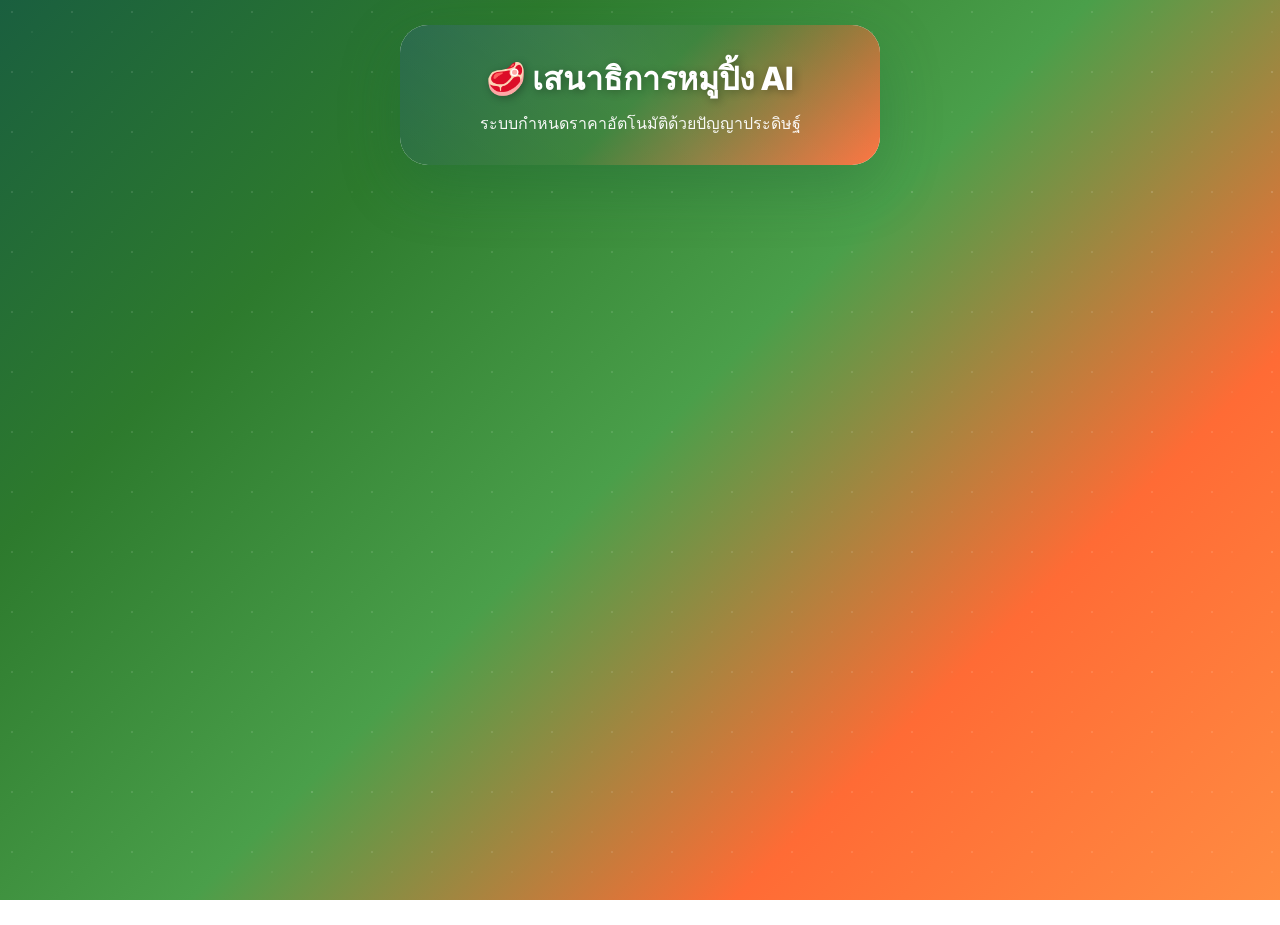
<file: moo-ping-ai-system4.html>
<!DOCTYPE html>
<html lang="th">
<head>
    <meta charset="UTF-8">
    <meta name="viewport" content="width=device-width, initial-scale=1.0">
    <title>🥩 เสนาธิการหมูปิ้ง AI</title>
    <link href="https://fonts.googleapis.com/css2?family=Inter:wght@300;400;500;600;700;800&display=swap" rel="stylesheet">
    <style>
        * {
            margin: 0;
            padding: 0;
            box-sizing: border-box;
        }
        
        body {
            font-family: 'Inter', -apple-system, BlinkMacSystemFont, sans-serif;
            background: linear-gradient(135deg, #1a5f3f 0%, #2d7a2d 25%, #4a9f4a 50%, #ff6b35 75%, #ff8c42 100%);
            background-attachment: fixed;
            color: #333;
            min-height: 100vh;
            padding: 0;
            position: relative;
            line-height: 1.5;
        }
        
        /* Background Effects */
        body::before {
            content: '';
            position: fixed;
            top: 0;
            left: 0;
            right: 0;
            bottom: 0;
            background-image: 
                radial-gradient(circle at 20% 20%, rgba(255, 255, 255, 0.1) 1px, transparent 1px),
                radial-gradient(circle at 80% 80%, rgba(255, 255, 255, 0.05) 1px, transparent 1px);
            background-size: 60px 60px, 40px 40px;
            pointer-events: none;
            z-index: -1;
        }
        
        .app-container {
            max-width: 100%;
            margin: 0 auto;
            background: rgba(255, 255, 255, 0.98);
            backdrop-filter: blur(20px);
            box-shadow: 0 0 40px rgba(26, 95, 63, 0.2);
            min-height: 100vh;
            overflow: hidden;
        }
        
        .header {
            background: linear-gradient(135deg, #1a5f3f 0%, #2d7a2d 50%, #ff6b35 100%);
            color: white;
            padding: 30px 25px;
            text-align: center;
            position: relative;
            overflow: hidden;
        }
        
        .header::before {
            content: '';
            position: absolute;
            top: -50%;
            left: -50%;
            width: 200%;
            height: 200%;
            background: linear-gradient(45deg, transparent, rgba(255, 255, 255, 0.1), transparent);
            animation: shimmer 4s infinite;
        }
        
        @keyframes shimmer {
            0% { transform: translateX(-100%) translateY(-100%) rotate(45deg); }
            100% { transform: translateX(100%) translateY(100%) rotate(45deg); }
        }
        
        .header h1 {
            font-size: 32px;
            font-weight: 800;
            margin-bottom: 8px;
            text-shadow: 2px 2px 8px rgba(0, 0, 0, 0.3);
            position: relative;
            z-index: 1;
        }
        
        .header p {
            font-size: 16px;
            opacity: 0.95;
            font-weight: 400;
            position: relative;
            z-index: 1;
        }
        
        /* DateTime Panel */
        .datetime-panel {
            background: linear-gradient(135deg, rgba(26, 95, 63, 0.1) 0%, rgba(255, 107, 53, 0.1) 100%);
            backdrop-filter: blur(10px);
            border-radius: 16px;
            padding: 20px 25px;
            margin: 20px 25px;
            text-align: center;
            box-shadow: 0 4px 20px rgba(26, 95, 63, 0.1);
            border: 1px solid rgba(26, 95, 63, 0.2);
        }
        
        .datetime-content {
            display: flex;
            flex-direction: column;
            gap: 8px;
        }
        
        .current-time {
            font-size: 28px;
            font-weight: 700;
            color: #1a5f3f;
            font-variant-numeric: tabular-nums;
            letter-spacing: 1px;
        }
        
        .current-date {
            font-size: 15px;
            color: #2d7a2d;
            font-weight: 500;
        }
        
        .main-content {
            padding: 25px;
            padding-bottom: 140px;
        }
        
        .status-panel {
            background: linear-gradient(135deg, #1a5f3f 0%, #2d7a2d 50%, #ff6b35 100%);
            color: white;
            border-radius: 20px;
            padding: 30px;
            margin-bottom: 30px;
            text-align: center;
            box-shadow: 0 12px 35px rgba(26, 95, 63, 0.3);
            position: relative;
            overflow: hidden;
        }
        
        .status-panel::before {
            content: '';
            position: absolute;
            top: -50%;
            left: -50%;
            width: 200%;
            height: 200%;
            background: linear-gradient(45deg, transparent, rgba(255, 255, 255, 0.1), transparent);
            animation: shimmer 3s infinite;
        }
        
        .mode-status {
            font-size: 18px;
            margin-bottom: 25px;
            font-weight: 600;
            position: relative;
            z-index: 1;
        }
        
        .current-price {
            background: rgba(255, 255, 255, 0.15);
            border-radius: 16px;
            padding: 25px;
            backdrop-filter: blur(15px);
            border: 1px solid rgba(255, 255, 255, 0.2);
            position: relative;
            z-index: 1;
        }
        
        .price-label {
            font-size: 15px;
            opacity: 0.9;
            margin-bottom: 10px;
            font-weight: 400;
        }
        
        .price-value {
            font-size: 48px;
            font-weight: 800;
            text-shadow: 0 4px 8px rgba(0, 0, 0, 0.2);
            transition: all 0.3s ease;
            font-variant-numeric: tabular-nums;
        }
        
        .factors-section {
            margin-bottom: 30px;
        }
        
        .section-title-main {
            font-size: 22px;
            font-weight: 700;
            color: #1a5f3f;
            margin-bottom: 20px;
            text-align: center;
        }
        
        .factors-grid {
            display: grid;
            grid-template-columns: repeat(2, 1fr);
            gap: 18px;
            margin-bottom: 30px;
        }
        
        .factor-card {
            background: linear-gradient(135deg, rgba(255, 255, 255, 0.9) 0%, rgba(26, 95, 63, 0.05) 100%);
            backdrop-filter: blur(10px);
            border-radius: 16px;
            padding: 22px;
            box-shadow: 0 6px 25px rgba(26, 95, 63, 0.1);
            border: 1px solid rgba(26, 95, 63, 0.1);
            transition: all 0.3s ease;
            position: relative;
            overflow: hidden;
        }
        
        .factor-card::before {
            content: '';
            position: absolute;
            top: 0;
            left: -100%;
            width: 100%;
            height: 100%;
            background: linear-gradient(90deg, transparent, rgba(26, 95, 63, 0.1), transparent);
            transition: left 0.6s ease;
        }
        
        .factor-card:hover {
            transform: translateY(-3px);
            box-shadow: 0 10px 35px rgba(26, 95, 63, 0.15);
        }
        
        .factor-card:hover::before {
            left: 100%;
        }
        
        .factor-card:active {
            transform: translateY(-1px);
        }
        
        .factor-icon {
            font-size: 32px;
            margin-bottom: 12px;
            display: block;
            text-align: center;
        }
        
        .factor-title {
            font-weight: 600;
            font-size: 15px;
            color: #1a5f3f;
            margin-bottom: 10px;
            text-align: center;
        }
        
        .factor-value {
            font-size: 14px;
            color: #2d7a2d;
            line-height: 1.6;
            text-align: center;
            font-weight: 400;
        }
        
        .ai-analysis-section {
            background: linear-gradient(135deg, rgba(255, 255, 255, 0.95) 0%, rgba(26, 95, 63, 0.05) 100%);
            backdrop-filter: blur(15px);
            border-radius: 20px;
            padding: 30px;
            margin-bottom: 30px;
            box-shadow: 0 8px 30px rgba(26, 95, 63, 0.12);
            border: 1px solid rgba(26, 95, 63, 0.1);
        }
        
        .section-header {
            display: flex;
            align-items: center;
            margin-bottom: 25px;
        }
        
        .section-icon {
            width: 45px;
            height: 45px;
            background: linear-gradient(135deg, #1a5f3f 0%, #ff6b35 100%);
            color: white;
            border-radius: 12px;
            display: flex;
            align-items: center;
            justify-content: center;
            margin-right: 18px;
            font-size: 22px;
            box-shadow: 0 6px 20px rgba(26, 95, 63, 0.3);
        }
        
        .section-title {
            font-weight: 700;
            font-size: 22px;
            color: #1a5f3f;
        }
        
        .cost-breakdown {
            background: rgba(26, 95, 63, 0.05);
            backdrop-filter: blur(10px);
            border-radius: 16px;
            padding: 25px;
            margin-bottom: 25px;
            border: 1px solid rgba(26, 95, 63, 0.1);
        }
        
        .cost-item {
            display: flex;
            justify-content: space-between;
            align-items: center;
            padding: 12px 0;
            border-bottom: 1px solid rgba(26, 95, 63, 0.1);
        }
        
        .cost-item:last-child {
            border-bottom: none;
            font-weight: 700;
            color: #1a5f3f;
            font-size: 17px;
            padding-top: 15px;
            margin-top: 10px;
            border-top: 2px solid rgba(26, 95, 63, 0.2);
        }
        
        .cost-label {
            color: #2d7a2d;
            font-weight: 500;
        }
        
        .cost-value {
            color: #1a5f3f;
            font-weight: 600;
            font-variant-numeric: tabular-nums;
        }
        
        .ai-recommendation {
            background: linear-gradient(135deg, #1a5f3f 0%, #2d7a2d 50%, #ff6b35 100%);
            color: white;
            border-radius: 16px;
            padding: 25px;
            margin-bottom: 25px;
            box-shadow: 0 8px 30px rgba(26, 95, 63, 0.3);
            position: relative;
            overflow: hidden;
        }
        
        .ai-recommendation::before {
            content: '';
            position: absolute;
            top: -50%;
            left: -50%;
            width: 200%;
            height: 200%;
            background: linear-gradient(45deg, transparent, rgba(255, 255, 255, 0.1), transparent);
            animation: shimmer 4s infinite;
        }
        
        .recommendation-title {
            font-size: 19px;
            font-weight: 700;
            margin-bottom: 12px;
            position: relative;
            z-index: 1;
        }
        
        .recommendation-price {
            font-size: 36px;
            font-weight: 800;
            margin-bottom: 12px;
            position: relative;
            z-index: 1;
            font-variant-numeric: tabular-nums;
        }
        
        .recommendation-reason {
            font-size: 15px;
            opacity: 0.95;
            line-height: 1.6;
            position: relative;
            z-index: 1;
        }
        
        .risk-indicator {
            display: flex;
            align-items: center;
            justify-content: center;
            margin-top: 20px;
            padding: 15px;
            border-radius: 12px;
            font-weight: 600;
            border: 2px solid transparent;
            position: relative;
            z-index: 1;
        }
        
        .risk-low {
            background: rgba(255, 255, 255, 0.95);
            color: #1a5f3f;
            border-color: #1a5f3f;
            box-shadow: 0 4px 15px rgba(26, 95, 63, 0.2);
        }
        
        .risk-medium {
            background: rgba(255, 255, 255, 0.95);
            color: #ff8c00;
            border-color: #ff8c00;
            box-shadow: 0 4px 15px rgba(255, 140, 0, 0.2);
        }
        
        .risk-high {
            background: rgba(255, 255, 255, 0.95);
            color: #dc143c;
            border-color: #dc143c;
            box-shadow: 0 4px 15px rgba(220, 20, 60, 0.2);
        }
        
        .log-entry {
            background: rgba(26, 95, 63, 0.05);
            backdrop-filter: blur(10px);
            border-radius: 12px;
            padding: 20px;
            margin-bottom: 18px;
            border-left: 4px solid #ff6b35;
            transition: all 0.3s ease;
            border: 1px solid rgba(26, 95, 63, 0.1);
        }
        
        .log-entry:hover {
            background: rgba(26, 95, 63, 0.08);
            transform: translateX(6px);
            box-shadow: 0 4px 20px rgba(26, 95, 63, 0.1);
        }
        
        .log-entry:last-child {
            margin-bottom: 0;
        }
        
        .log-action {
            font-weight: 700;
            color: #1a5f3f;
            margin-bottom: 10px;
            font-size: 17px;
        }
        
        .log-reason {
            color: #2d7a2d;
            font-size: 15px;
            line-height: 1.7;
            margin-bottom: 10px;
        }
        
        .log-time {
            color: #4a9f4a;
            font-size: 13px;
            font-weight: 600;
        }
        
        .controls {
            position: fixed;
            bottom: 0;
            left: 0;
            right: 0;
            background: linear-gradient(to top, rgba(255, 255, 255, 0.98) 0%, rgba(255, 255, 255, 0.95) 100%);
            backdrop-filter: blur(20px);
            padding: 25px;
            border-top: 1px solid rgba(26, 95, 63, 0.2);
            box-shadow: 0 -8px 30px rgba(26, 95, 63, 0.1);
        }
        
        .controls-grid {
            display: grid;
            grid-template-columns: 1fr 1fr;
            gap: 18px;
            max-width: 450px;
            margin: 0 auto;
        }
        
        .btn {
            padding: 18px 28px;
            border: none;
            border-radius: 16px;
            font-weight: 700;
            font-size: 16px;
            cursor: pointer;
            transition: all 0.3s ease;
            font-family: 'Inter', sans-serif;
            position: relative;
            overflow: hidden;
        }
        
        .btn::before {
            content: '';
            position: absolute;
            top: 50%;
            left: 50%;
            width: 0;
            height: 0;
            border-radius: 50%;
            background: rgba(255, 255, 255, 0.3);
            transition: all 0.3s ease;
            transform: translate(-50%, -50%);
        }
        
        .btn:active::before {
            width: 400px;
            height: 400px;
        }
        
        .btn:active {
            transform: scale(0.96);
        }
        
        .btn-primary {
            background: linear-gradient(135deg, #1a5f3f 0%, #2d7a2d 100%);
            color: white;
            box-shadow: 0 6px 25px rgba(26, 95, 63, 0.3);
        }
        
        .btn-primary:hover {
            box-shadow: 0 8px 35px rgba(26, 95, 63, 0.4);
            transform: translateY(-2px);
        }
        
        .btn-secondary {
            background: linear-gradient(135deg, rgba(255, 255, 255, 0.9) 0%, rgba(26, 95, 63, 0.05) 100%);
            color: #1a5f3f;
            border: 2px solid rgba(26, 95, 63, 0.2);
            box-shadow: 0 6px 25px rgba(26, 95, 63, 0.1);
        }
        
        .btn-secondary:hover {
            background: linear-gradient(135deg, rgba(26, 95, 63, 0.1) 0%, rgba(255, 107, 53, 0.05) 100%);
            box-shadow: 0 8px 35px rgba(26, 95, 63, 0.2);
            transform: translateY(-2px);
        }
        
        .btn-settings {
            background: linear-gradient(135deg, #ff6b35 0%, #ff8c42 100%);
            color: white;
            grid-column: 1 / -1;
            margin-top: 12px;
            box-shadow: 0 6px 25px rgba(255, 107, 53, 0.3);
        }
        
        .btn-settings:hover {
            box-shadow: 0 8px 35px rgba(255, 107, 53, 0.4);
            transform: translateY(-2px);
        }
        
        .next-check {
            text-align: center;
            padding: 18px;
            background: rgba(26, 95, 63, 0.05);
            backdrop-filter: blur(10px);
            margin: 30px -25px -25px -25px;
            border-radius: 20px 20px 0 0;
            font-size: 15px;
            color: #2d7a2d;
            border-top: 1px solid rgba(26, 95, 63, 0.1);
            font-weight: 500;
        }
        
        .status-indicator {
            display: inline-block;
            width: 12px;
            height: 12px;
            border-radius: 50%;
            background: #1a5f3f;
            margin-right: 12px;
            animation: pulse 2s infinite;
            box-shadow: 0 0 15px rgba(26, 95, 63, 0.6);
        }
        
        @keyframes pulse {
            0% { 
                opacity: 1; 
                transform: scale(1);
                box-shadow: 0 0 15px rgba(26, 95, 63, 0.6);
            }
            50% { 
                opacity: 0.7; 
                transform: scale(1.15);
                box-shadow: 0 0 25px rgba(26, 95, 63, 0.8);
            }
            100% { 
                opacity: 1; 
                transform: scale(1);
                box-shadow: 0 0 15px rgba(26, 95, 63, 0.6);
            }
        }
        
        .offline .status-indicator {
            background: #dc143c;
            animation: none;
            box-shadow: 0 0 15px rgba(220, 20, 60, 0.6);
        }
        
        .quick-action {
            position: fixed;
            bottom: 120px;
            right: 25px;
            width: 65px;
            height: 65px;
            background: linear-gradient(135deg, #1a5f3f 0%, #ff6b35 100%);
            color: white;
            border: none;
            border-radius: 50%;
            box-shadow: 0 8px 30px rgba(26, 95, 63, 0.4);
            font-size: 28px;
            display: flex;
            align-items: center;
            justify-content: center;
            cursor: pointer;
            transition: all 0.3s ease;
            z-index: 1000;
        }
        
        .quick-action:hover {
            transform: scale(1.1);
            box-shadow: 0 12px 40px rgba(26, 95, 63, 0.5);
        }
        
        .quick-action:active {
            transform: scale(0.9);
        }
        
        /* Responsive Design */
        @media (min-width: 768px) {
            .app-container {
                max-width: 480px;
                margin: 25px auto;
                border-radius: 28px;
                overflow: hidden;
                box-shadow: 0 20px 60px rgba(26, 95, 63, 0.3);
                min-height: auto;
            }
            
            .header {
                position: static;
            }
            
            .controls {
                position: static;
                border-top: none;
                box-shadow: none;
                padding-top: 0;
                background: transparent;
                backdrop-filter: none;
            }
            
            .main-content {
                padding-bottom: 25px;
            }
            
            .quick-action {
                display: none;
            }
            
            .factors-grid {
                grid-template-columns: repeat(3, 1fr);
            }
            
            .datetime-content {
                flex-direction: row;
                justify-content: space-between;
                align-items: center;
            }
            
            .current-time {
                font-size: 24px;
            }
        }
        
        @media (min-width: 1024px) {
            .factors-grid {
                grid-template-columns: repeat(6, 1fr);
            }
        }
        
        /* Loading States */
        .loading {
            opacity: 0.7;
            pointer-events: none;
        }
        
        .skeleton {
            background: linear-gradient(90deg, rgba(26, 95, 63, 0.1) 25%, rgba(255, 107, 53, 0.1) 50%, rgba(26, 95, 63, 0.1) 75%);
            background-size: 200% 100%;
            animation: loading 1.5s infinite;
            border-radius: 12px;
        }
        
        @keyframes loading {
            0% { background-position: 200% 0; }
            100% { background-position: -200% 0; }
        }
        
        /* Animation for price updates */
        .price-update {
            animation: priceUpdate 0.6s ease;
        }
        
        @keyframes priceUpdate {
            0% { 
                transform: scale(1); 
                text-shadow: 0 4px 8px rgba(0, 0, 0, 0.2);
            }
            50% { 
                transform: scale(1.15); 
                text-shadow: 0 8px 25px rgba(255, 107, 53, 0.5);
                color: #ff6b35;
            }
            100% { 
                transform: scale(1); 
                text-shadow: 0 4px 8px rgba(0, 0, 0, 0.2);
            }
        }
        
        /* Toast notifications */
        .toast {
            position: fixed;
            top: 25px;
            right: 25px;
            background: linear-gradient(135deg, #1a5f3f 0%, #ff6b35 100%);
            color: white;
            padding: 18px 25px;
            border-radius: 16px;
            box-shadow: 0 8px 30px rgba(26, 95, 63, 0.4);
            z-index: 1001;
            transform: translateX(450px);
            transition: transform 0.4s ease;
            font-weight: 600;
            backdrop-filter: blur(10px);
        }
        
        .toast.show {
            transform: translateX(0);
        }
        
        /* Settings Modal */
        .modal {
            position: fixed;
            top: 0;
            left: 0;
            right: 0;
            bottom: 0;
            background: rgba(0, 0, 0, 0.6);
            backdrop-filter: blur(8px);
            display: flex;
            align-items: center;
            justify-content: center;
            z-index: 1002;
            opacity: 0;
            pointer-events: none;
            transition: opacity 0.4s ease;
        }
        
        .modal.show {
            opacity: 1;
            pointer-events: auto;
        }
        
        .modal-content {
            background: linear-gradient(135deg, rgba(255, 255, 255, 0.98) 0%, rgba(26, 95, 63, 0.05) 100%);
            backdrop-filter: blur(20px);
            border-radius: 24px;
            padding: 35px;
            max-width: 450px;
            width: 90%;
            max-height: 75vh;
            overflow-y: auto;
            box-shadow: 0 25px 80px rgba(26, 95, 63, 0.3);
            transform: scale(0.8);
            transition: transform 0.4s ease;
            border: 1px solid rgba(26, 95, 63, 0.2);
        }
        
        .modal.show .modal-content {
            transform: scale(1);
        }
        
        .modal-header {
            font-size: 26px;
            font-weight: 800;
            color: #1a5f3f;
            margin-bottom: 25px;
            text-align: center;
        }
        
        .form-group {
            margin-bottom: 25px;
        }
        
        .form-label {
            display: block;
            font-weight: 600;
            color: #1a5f3f;
            margin-bottom: 10px;
            font-size: 15px;
        }
        
        .form-input {
            width: 100%;
            padding: 16px 20px;
            border: 2px solid rgba(26, 95, 63, 0.2);
            border-radius: 14px;
            font-size: 16px;
            font-family: 'Inter', sans-serif;
            background: rgba(255, 255, 255, 0.8);
            backdrop-filter: blur(10px);
            color: #1a5f3f;
            transition: all 0.3s ease;
            font-weight: 500;
        }
        
        .form-input:focus {
            outline: none;
            border-color: #1a5f3f;
            box-shadow: 0 0 0 4px rgba(26, 95, 63, 0.1);
            background: rgba(255, 255, 255, 0.95);
        }
        
        /* Scrollbar Styling */
        ::-webkit-scrollbar {
            width: 8px;
        }
        
        ::-webkit-scrollbar-track {
            background: rgba(26, 95, 63, 0.1);
            border-radius: 10px;
        }
        
        ::-webkit-scrollbar-thumb {
            background: linear-gradient(135deg, #1a5f3f 0%, #ff6b35 100%);
            border-radius: 10px;
        }
        
        ::-webkit-scrollbar-thumb:hover {
            background: linear-gradient(135deg, #2d7a2d 0%, #ff8c42 100%);
        }
    </style>
</head>
<body>
    <div class="app-container">
        <div class="header">
            <h1>🥩 เสนาธิการหมูปิ้ง AI</h1>
            <p>ระบบกำหนดราคาอัตโนมัติด้วยปัญญาประดิษฐ์</p>
</file>
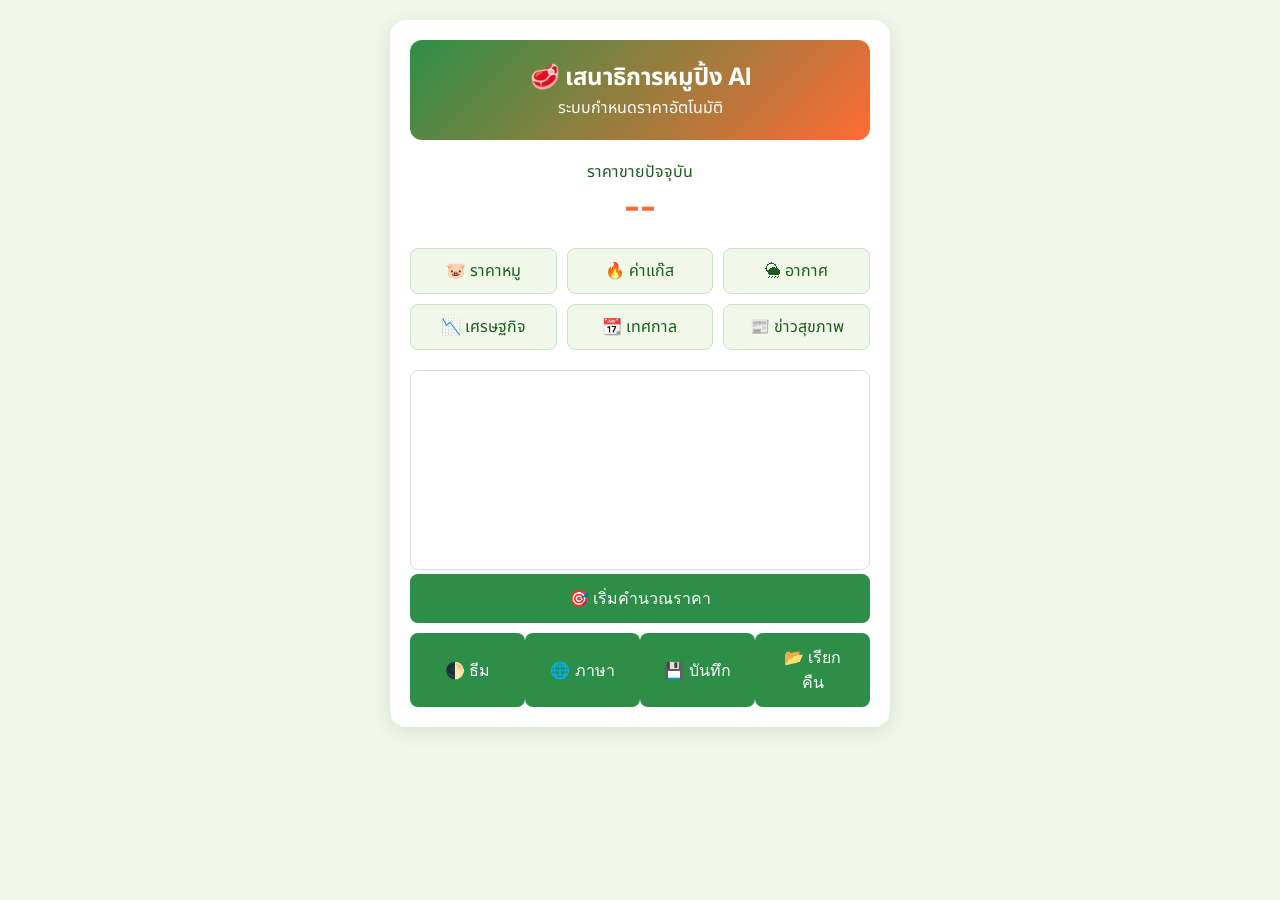
<file: moo-ping-ai.html>
<!DOCTYPE html>
<html lang="th">
<head>
  <meta charset="UTF-8">
  <meta name="viewport" content="width=device-width, initial-scale=1.0">
  <title>🥩 เสนาธิการหมูปิ้ง AI</title>
  <link href="https://fonts.googleapis.com/css2?family=Inter:wght@300;400;700&family=Noto+Sans+Thai:wght@300;400;700&display=swap" rel="stylesheet">
  <style>
    * { margin: 0; padding: 0; box-sizing: border-box; }
    body {
      font-family: 'Inter', 'Noto Sans Thai', sans-serif;
      background: var(--bg, #f1f8e9);
      color: var(--text, #1b5e20);
      padding: 20px;
      transition: background 0.3s, color 0.3s;
    }
    .app-container {
      max-width: 500px;
      margin: auto;
      background: #fff;
      padding: 20px;
      border-radius: 16px;
      box-shadow: 0 4px 20px rgba(0, 0, 0, 0.1);
    }
    .header {
      background: linear-gradient(135deg, #2D8F47, #FF6B35);
      color: white;
      padding: 20px;
      border-radius: 12px;
      text-align: center;
    }
    .header h1 { font-size: 24px; font-weight: 700; }
    .status-panel {
      margin: 20px 0;
      text-align: center;
    }
    .price { font-size: 36px; font-weight: bold; color: #FF6B35; }
    .factors-grid {
      display: grid;
      grid-template-columns: repeat(auto-fit, minmax(120px, 1fr));
      gap: 10px;
      margin-bottom: 20px;
    }
    .factor-card {
      background: #f1f8e9;
      padding: 10px;
      text-align: center;
      border-radius: 8px;
      border: 1px solid #c8e6c9;
    }
    canvas {
      width: 100%;
      height: 200px;
      background: #fff;
      border: 1px solid #ddd;
      border-radius: 8px;
    }
    .controls button {
      background: #2d8f47;
      color: #fff;
      padding: 12px 20px;
      font-size: 16px;
      border: none;
      border-radius: 8px;
      cursor: pointer;
      width: 100%;
    }
    .toggle-row {
      display: flex;
      justify-content: space-between;
      margin-top: 10px;
    }
  </style>
</head>
<body>
  <div class="app-container">
    <div class="header">
      <h1>🥩 เสนาธิการหมูปิ้ง AI</h1>
      <p id="subtitle">ระบบกำหนดราคาอัตโนมัติ</p>
    </div>

    <div class="status-panel">
      <div>ราคาขายปัจจุบัน</div>
      <div class="price" id="current-price">--</div>
    </div>

    <div class="factors-grid">
      <div class="factor-card">🐷 ราคาหมู</div>
      <div class="factor-card">🔥 ค่าแก๊ส</div>
      <div class="factor-card">🌦 อากาศ</div>
      <div class="factor-card">📉 เศรษฐกิจ</div>
      <div class="factor-card">📆 เทศกาล</div>
      <div class="factor-card">📰 ข่าวสุขภาพ</div>
    </div>

    <canvas id="price-chart"></canvas>

    <div class="controls">
      <button onclick="calculatePrice()">🎯 เริ่มคำนวณราคา</button>
      <div class="toggle-row">
        <button onclick="toggleTheme()">🌓 ธีม</button>
        <button onclick="toggleLang()">🌐 ภาษา</button>
        <button onclick="saveData()">💾 บันทึก</button>
        <button onclick="loadData()">📂 เรียกคืน</button>
      </div>
    </div>
  </div>

  <script>
    let lang = 'th';
    let dark = false;

    const priceEl = document.getElementById('current-price');
    const subtitle = document.getElementById('subtitle');

    function calculatePrice() {
      const base = 10;
      const weather = Math.random() * 2 - 1; // -1 to +1
      const economy = Math.random() * 2 - 1;
      const price = Math.max(10, Math.round((base + weather + economy) * 2) / 2);
      priceEl.textContent = price + ' บาท';
    }

    function toggleTheme() {
      dark = !dark;
      document.body.style.setProperty('--bg', dark ? '#121212' : '#f1f8e9');
      document.body.style.setProperty('--text', dark ? '#fff' : '#1b5e20');
    }

    function toggleLang() {
      lang = lang === 'th' ? 'en' : 'th';
      document.querySelector('h1').textContent = lang === 'th' ? '🥩 เสนาธิการหมูปิ้ง AI' : '🥩 Moo Ping AI System';
      subtitle.textContent = lang === 'th' ? 'ระบบกำหนดราคาอัตโนมัติ' : 'Smart Auto-Pricing System';
      document.querySelector('button').textContent = lang === 'th' ? '🎯 เริ่มคำนวณราคา' : '🎯 Calculate Price';
    }

    function saveData() {
      const data = {
        price: priceEl.textContent,
        lang,
        dark
      };
      localStorage.setItem('moo-ping-ai', JSON.stringify(data));
      alert('✅ บันทึกข้อมูลแล้ว');
    }

    function loadData() {
      const data = JSON.parse(localStorage.getItem('moo-ping-ai'));
      if (data) {
        lang = data.lang;
        dark = data.dark;
        priceEl.textContent = data.price;
        if (dark) toggleTheme();
        if (lang !== 'th') toggleLang();
        alert('📂 โหลดข้อมูลเรียบร้อย');
      } else {
        alert('❌ ไม่พบข้อมูลที่บันทึกไว้');
      }
    }
  </script>
</body>
</html>
</file>
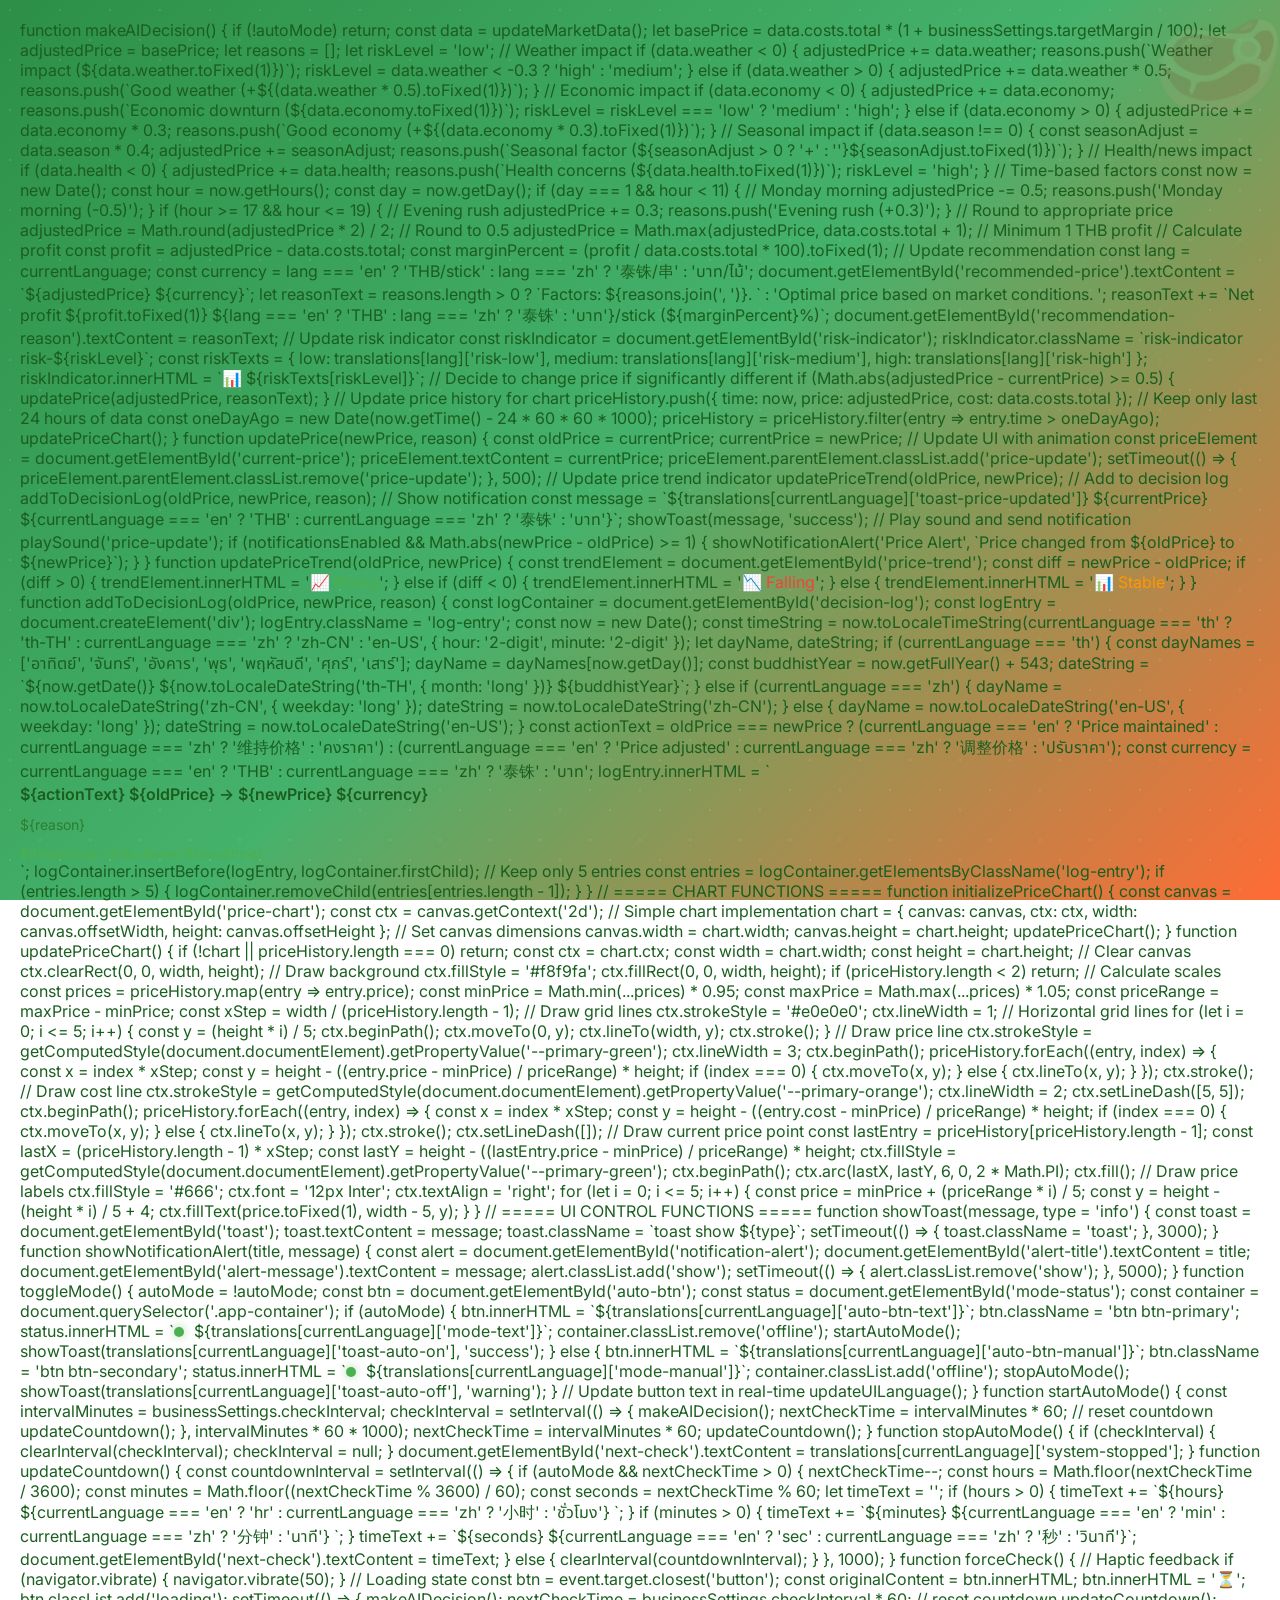
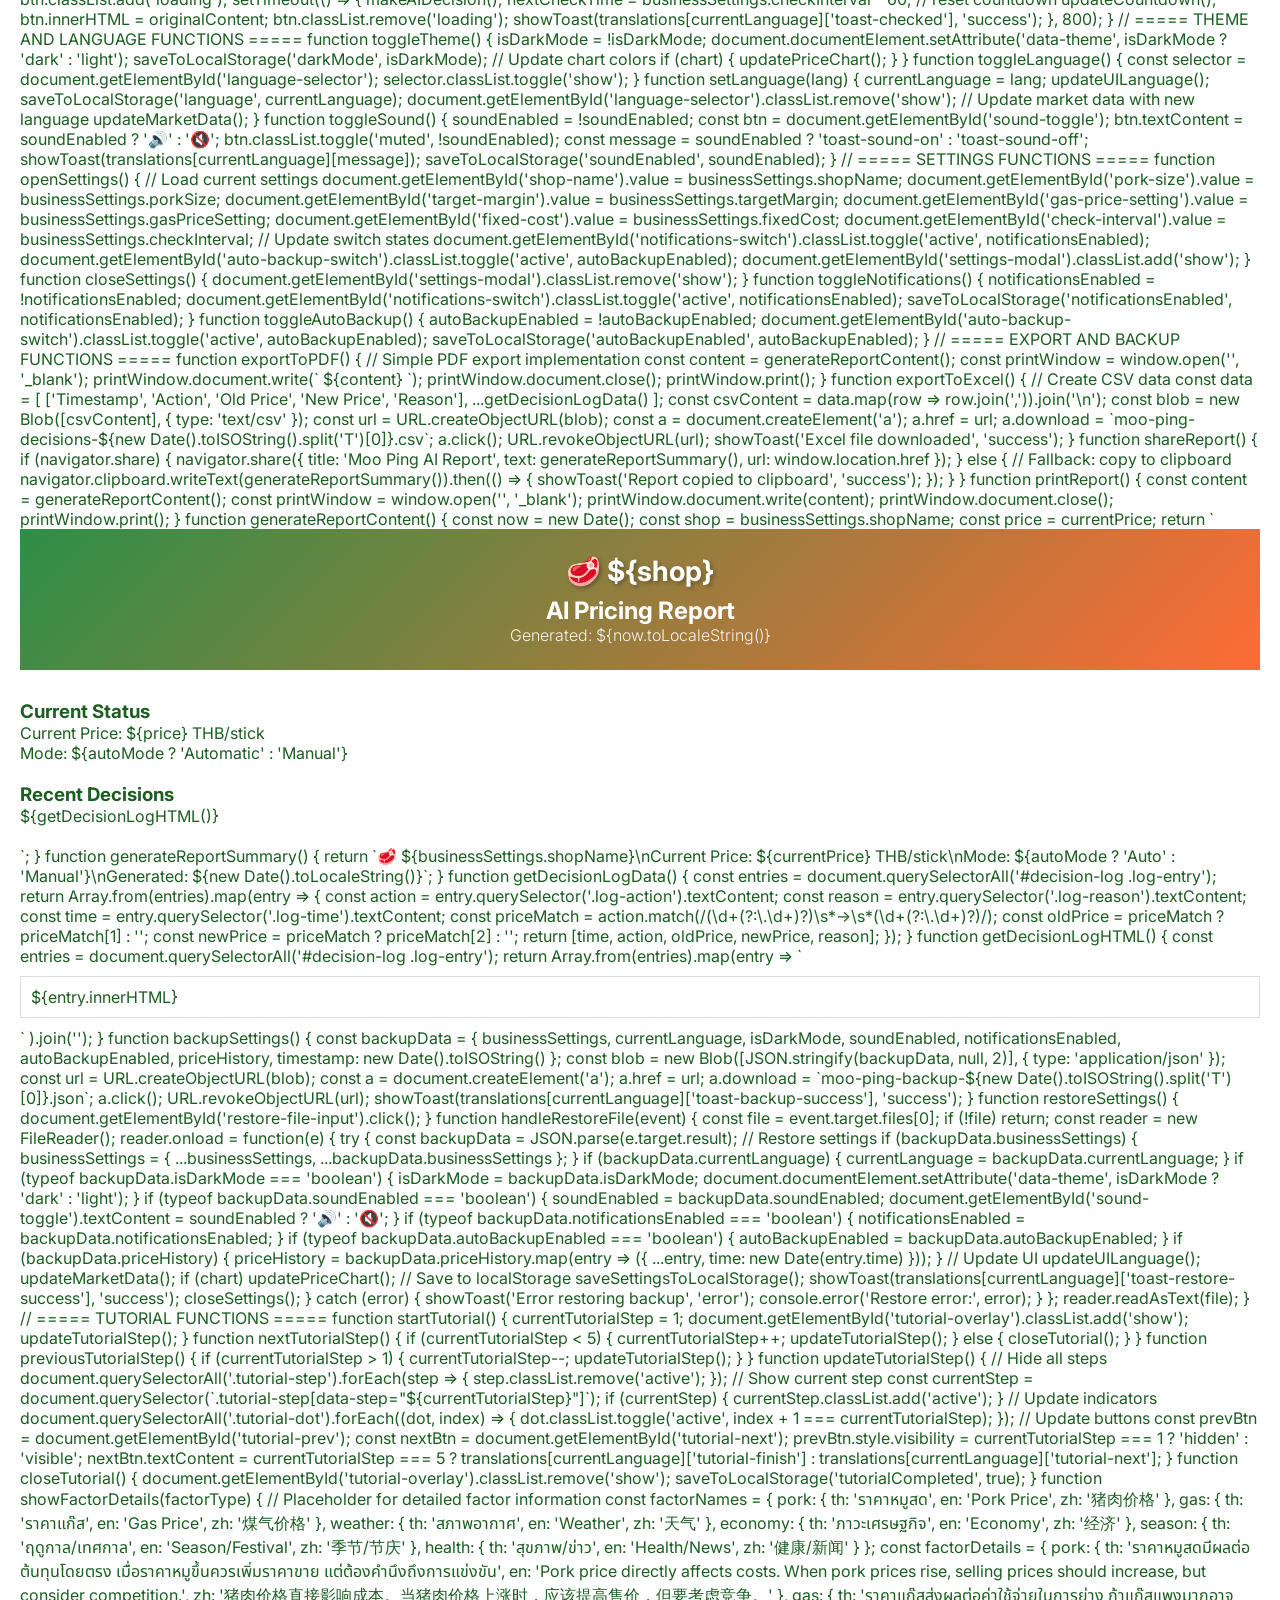
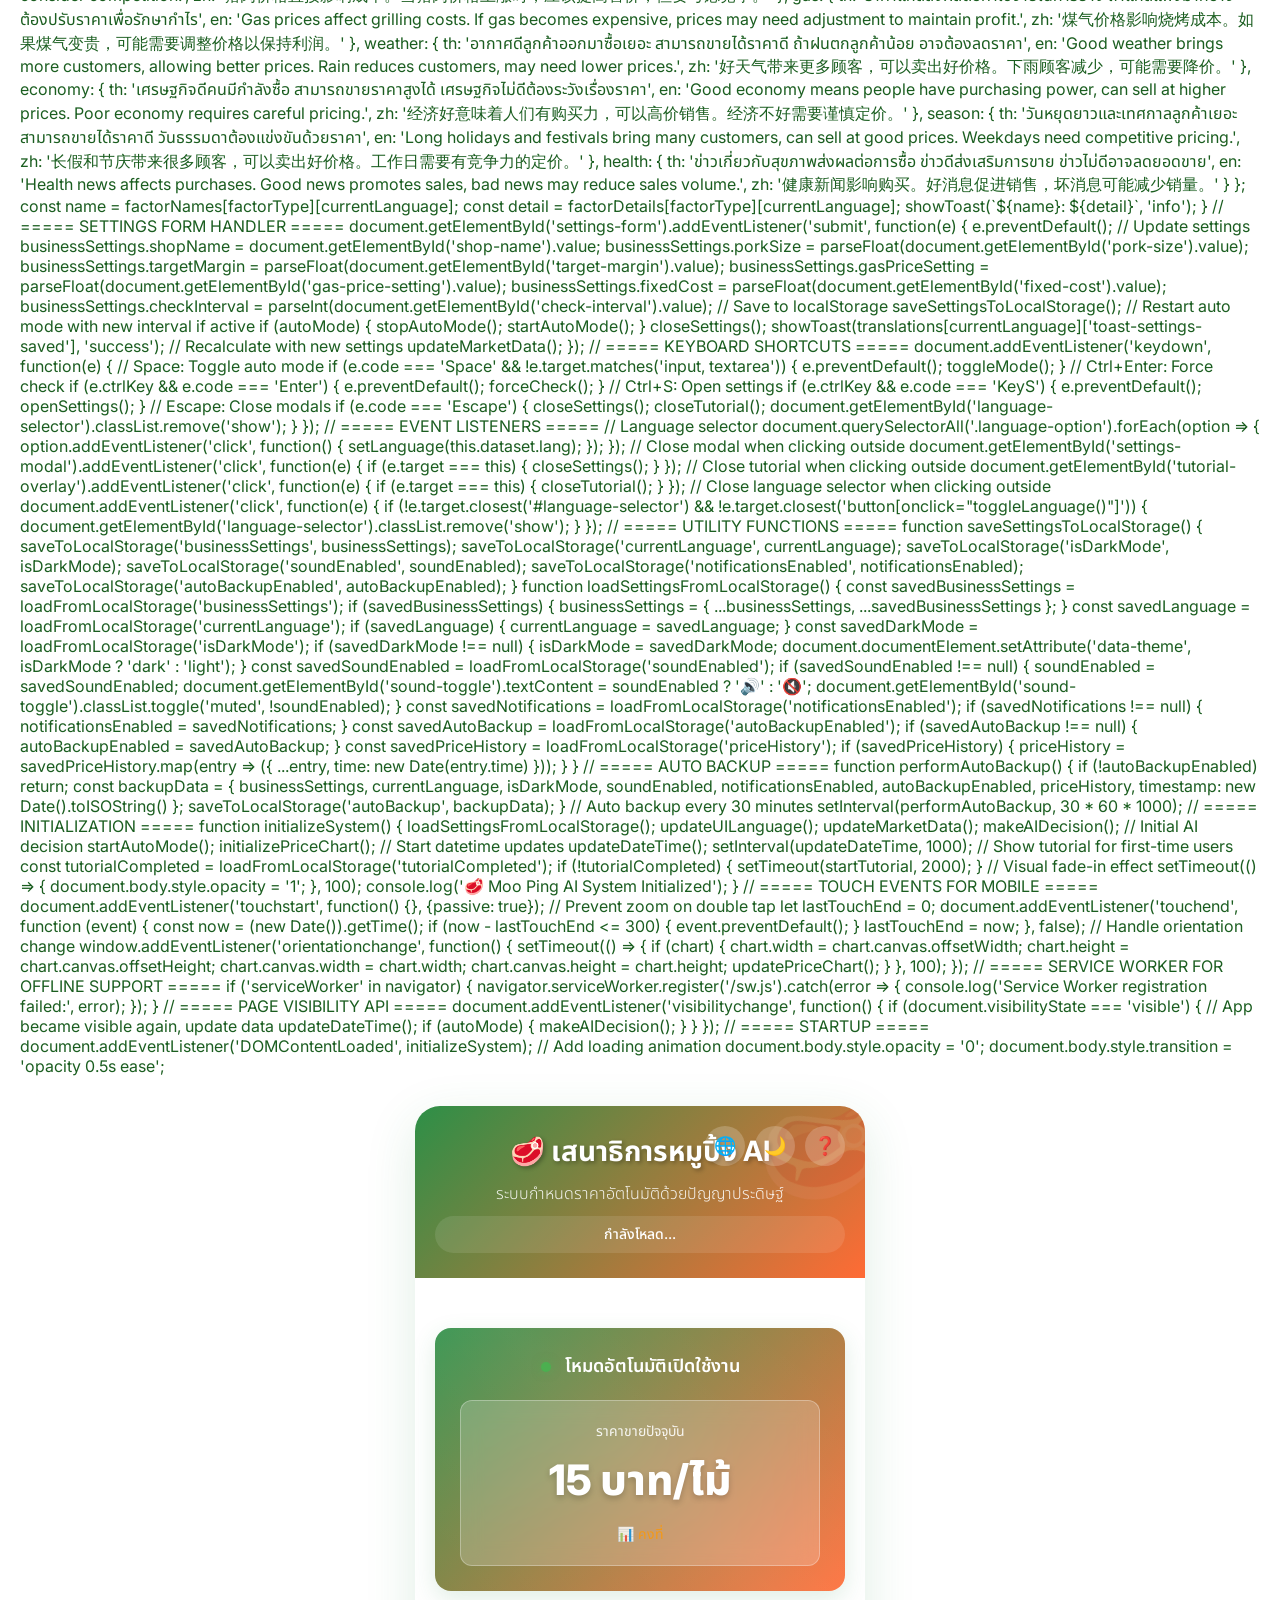
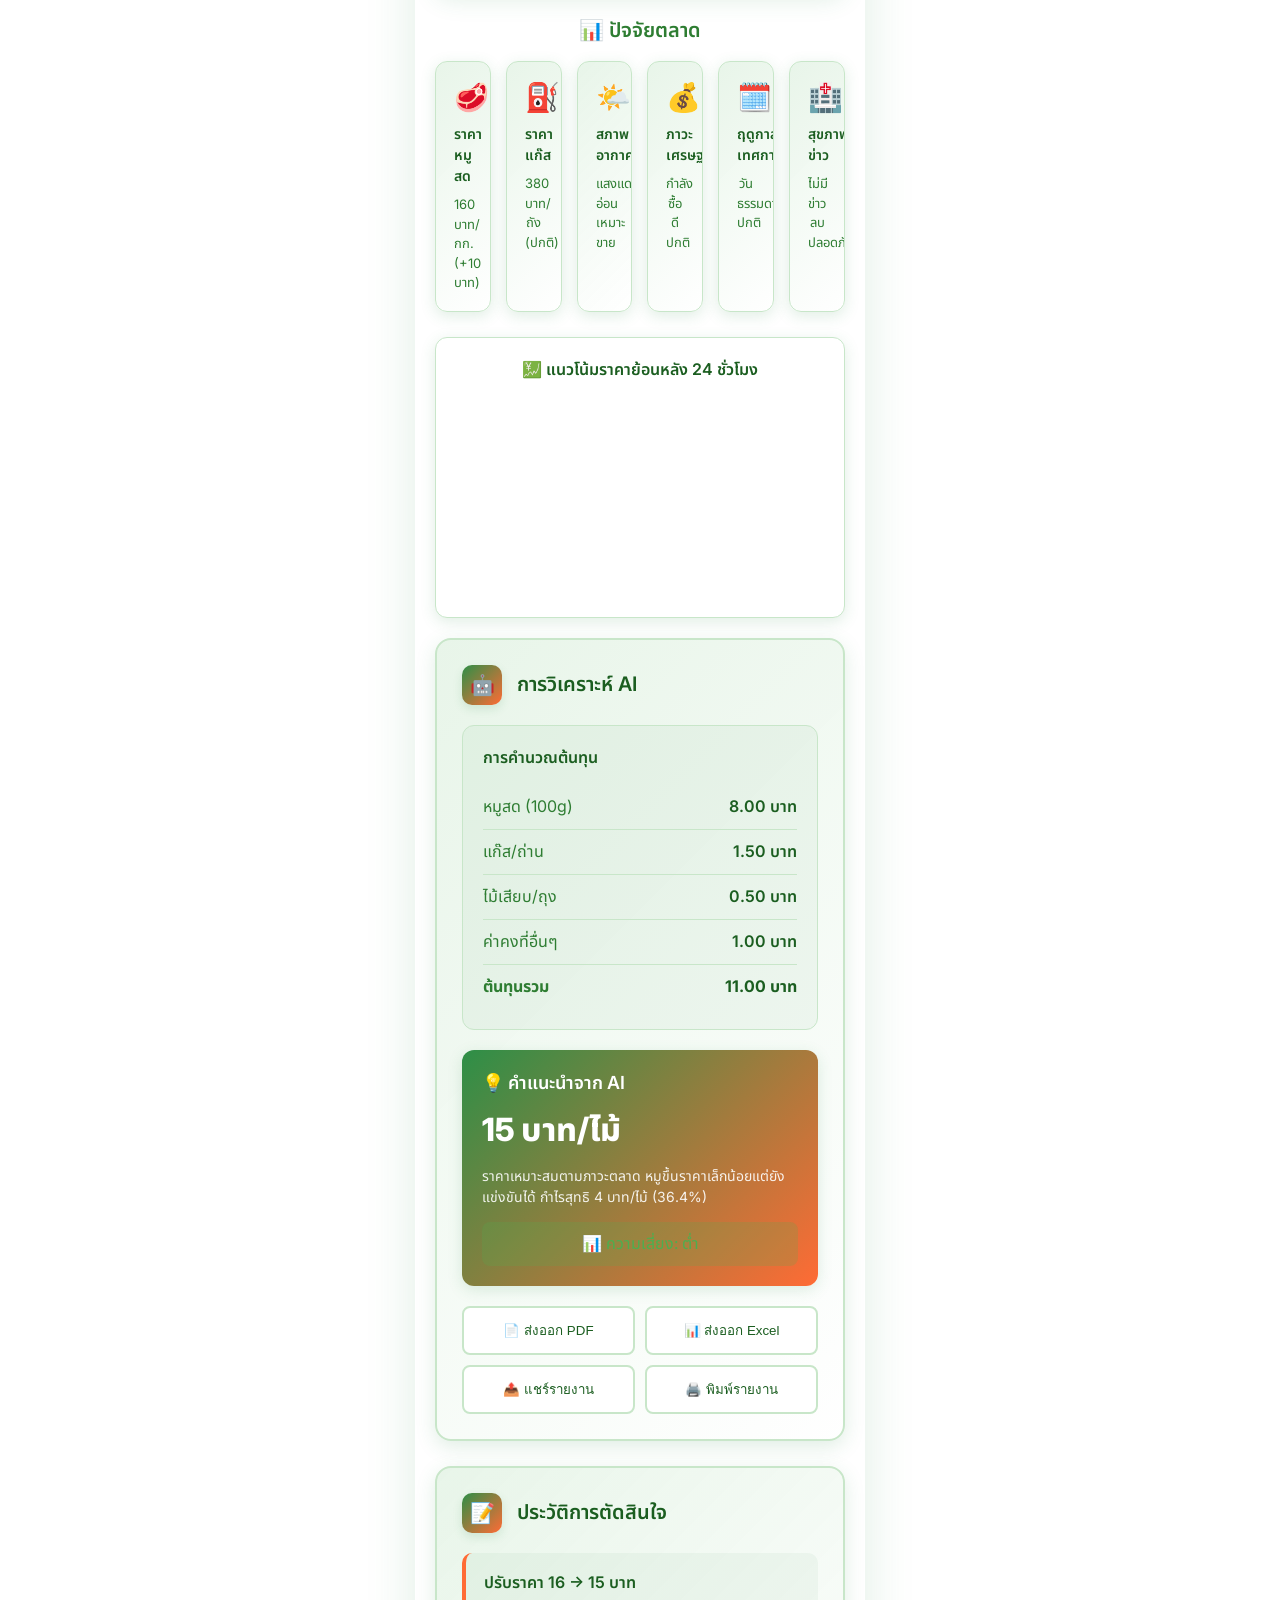
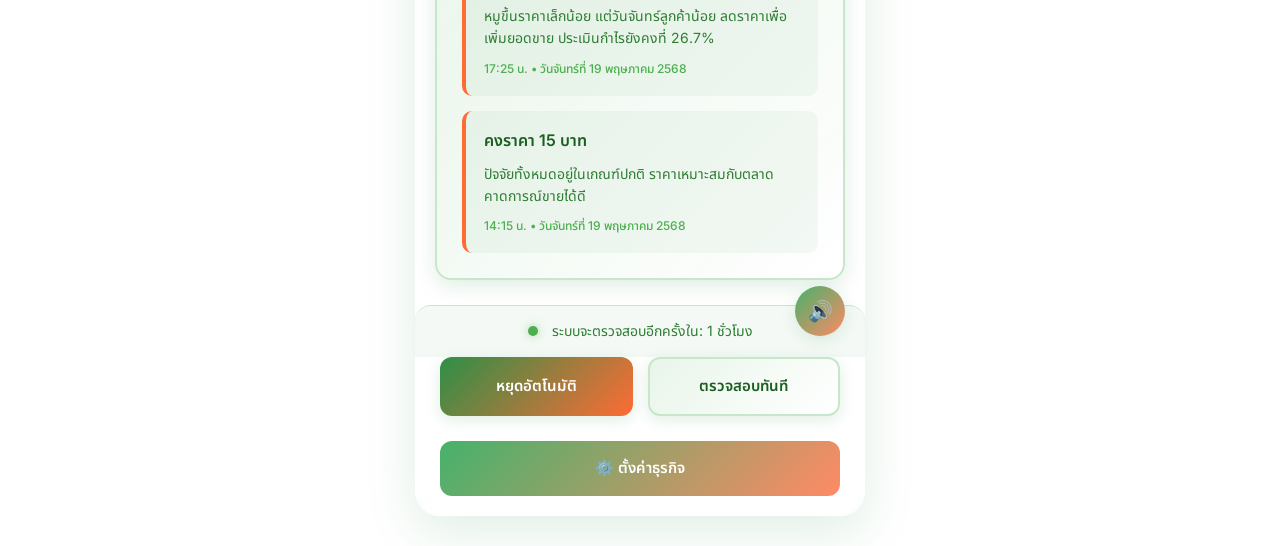
<file: moo-ping-enhanced-combined.html>
<!-- ============================= -->
<!--       ต้นฉบับ (Original)       -->
<!-- ============================= -->
<!-- BEGIN ORIGINAL -->
        function makeAIDecision() {
            if (!autoMode) return;

            const data = updateMarketData();
            let basePrice = data.costs.total * (1 + businessSettings.targetMargin / 100);
            let adjustedPrice = basePrice;
            let reasons = [];
            let riskLevel = 'low';

            // Weather impact
            if (data.weather < 0) {
                adjustedPrice += data.weather;
                reasons.push(`Weather impact (${data.weather.toFixed(1)})`);
                riskLevel = data.weather < -0.3 ? 'high' : 'medium';
            } else if (data.weather > 0) {
                adjustedPrice += data.weather * 0.5;
                reasons.push(`Good weather (+${(data.weather * 0.5).toFixed(1)})`);
            }

            // Economic impact
            if (data.economy < 0) {
                adjustedPrice += data.economy;
                reasons.push(`Economic downturn (${data.economy.toFixed(1)})`);
                riskLevel = riskLevel === 'low' ? 'medium' : 'high';
            } else if (data.economy > 0) {
                adjustedPrice += data.economy * 0.3;
                reasons.push(`Good economy (+${(data.economy * 0.3).toFixed(1)})`);
            }

            // Seasonal impact
            if (data.season !== 0) {
                const seasonAdjust = data.season * 0.4;
                adjustedPrice += seasonAdjust;
                reasons.push(`Seasonal factor (${seasonAdjust > 0 ? '+' : ''}${seasonAdjust.toFixed(1)})`);
            }

            // Health/news impact
            if (data.health < 0) {
                adjustedPrice += data.health;
                reasons.push(`Health concerns (${data.health.toFixed(1)})`);
                riskLevel = 'high';
            }

            // Time-based factors
            const now = new Date();
            const hour = now.getHours();
            const day = now.getDay();

            if (day === 1 && hour < 11) { // Monday morning
                adjustedPrice -= 0.5;
                reasons.push('Monday morning (-0.5)');
            }

            if (hour >= 17 && hour <= 19) { // Evening rush
                adjustedPrice += 0.3;
                reasons.push('Evening rush (+0.3)');
            }

            // Round to appropriate price
            adjustedPrice = Math.round(adjustedPrice * 2) / 2; // Round to 0.5
            adjustedPrice = Math.max(adjustedPrice, data.costs.total + 1); // Minimum 1 THB profit

            // Calculate profit
            const profit = adjustedPrice - data.costs.total;
            const marginPercent = (profit / data.costs.total * 100).toFixed(1);

            // Update recommendation
            const lang = currentLanguage;
            const currency = lang === 'en' ? 'THB/stick' : lang === 'zh' ? '泰铢/串' : 'บาท/ไม้';
            document.getElementById('recommended-price').textContent = `${adjustedPrice} ${currency}`;
            
            let reasonText = reasons.length > 0 ? 
                `Factors: ${reasons.join(', ')}. ` : 
                'Optimal price based on market conditions. ';
            reasonText += `Net profit ${profit.toFixed(1)} ${lang === 'en' ? 'THB' : lang === 'zh' ? '泰铢' : 'บาท'}/stick (${marginPercent}%)`;
            
            document.getElementById('recommendation-reason').textContent = reasonText;

            // Update risk indicator
            const riskIndicator = document.getElementById('risk-indicator');
            riskIndicator.className = `risk-indicator risk-${riskLevel}`;
            const riskTexts = {
                low: translations[lang]['risk-low'],
                medium: translations[lang]['risk-medium'],
                high: translations[lang]['risk-high']
            };
            riskIndicator.innerHTML = `<span>📊 ${riskTexts[riskLevel]}</span>`;

            // Decide to change price if significantly different
            if (Math.abs(adjustedPrice - currentPrice) >= 0.5) {
                updatePrice(adjustedPrice, reasonText);
            }

            // Update price history for chart
            priceHistory.push({
                time: now,
                price: adjustedPrice,
                cost: data.costs.total
            });

            // Keep only last 24 hours of data
            const oneDayAgo = new Date(now.getTime() - 24 * 60 * 60 * 1000);
            priceHistory = priceHistory.filter(entry => entry.time > oneDayAgo);

            updatePriceChart();
        }

        function updatePrice(newPrice, reason) {
            const oldPrice = currentPrice;
            currentPrice = newPrice;
            
            // Update UI with animation
            const priceElement = document.getElementById('current-price');
            priceElement.textContent = currentPrice;
            priceElement.parentElement.classList.add('price-update');
            
            setTimeout(() => {
                priceElement.parentElement.classList.remove('price-update');
            }, 500);

            // Update price trend indicator
            updatePriceTrend(oldPrice, newPrice);
            
            // Add to decision log
            addToDecisionLog(oldPrice, newPrice, reason);
            
            // Show notification
            const message = `${translations[currentLanguage]['toast-price-updated']} ${currentPrice} ${currentLanguage === 'en' ? 'THB' : currentLanguage === 'zh' ? '泰铢' : 'บาท'}`;
            showToast(message, 'success');
            
            // Play sound and send notification
            playSound('price-update');
            
            if (notificationsEnabled && Math.abs(newPrice - oldPrice) >= 1) {
                showNotificationAlert('Price Alert', `Price changed from ${oldPrice} to ${newPrice}`);
            }
        }

        function updatePriceTrend(oldPrice, newPrice) {
            const trendElement = document.getElementById('price-trend');
            const diff = newPrice - oldPrice;
            
            if (diff > 0) {
                trendElement.innerHTML = '<span class="price-trend-up">📈 Rising</span>';
            } else if (diff < 0) {
                trendElement.innerHTML = '<span class="price-trend-down">📉 Falling</span>';
            } else {
                trendElement.innerHTML = '<span class="price-trend-stable">📊 Stable</span>';
            }
        }

        function addToDecisionLog(oldPrice, newPrice, reason) {
            const logContainer = document.getElementById('decision-log');
            const logEntry = document.createElement('div');
            logEntry.className = 'log-entry';
            
            const now = new Date();
            const timeString = now.toLocaleTimeString(currentLanguage === 'th' ? 'th-TH' : currentLanguage === 'zh' ? 'zh-CN' : 'en-US', { hour: '2-digit', minute: '2-digit' });
            
            let dayName, dateString;
            if (currentLanguage === 'th') {
                const dayNames = ['อาทิตย์', 'จันทร์', 'อังคาร', 'พุธ', 'พฤหัสบดี', 'ศุกร์', 'เสาร์'];
                dayName = dayNames[now.getDay()];
                const buddhistYear = now.getFullYear() + 543;
                dateString = `${now.getDate()} ${now.toLocaleDateString('th-TH', { month: 'long' })} ${buddhistYear}`;
            } else if (currentLanguage === 'zh') {
                dayName = now.toLocaleDateString('zh-CN', { weekday: 'long' });
                dateString = now.toLocaleDateString('zh-CN');
            } else {
                dayName = now.toLocaleDateString('en-US', { weekday: 'long' });
                dateString = now.toLocaleDateString('en-US');
            }
            
            const actionText = oldPrice === newPrice ? 
                (currentLanguage === 'en' ? 'Price maintained' : currentLanguage === 'zh' ? '维持价格' : 'คงราคา') :
                (currentLanguage === 'en' ? 'Price adjusted' : currentLanguage === 'zh' ? '调整价格' : 'ปรับราคา');
            
            const currency = currentLanguage === 'en' ? 'THB' : currentLanguage === 'zh' ? '泰铢' : 'บาท';
            
            logEntry.innerHTML = `
                <div class="log-action">${actionText} ${oldPrice} → ${newPrice} ${currency}</div>
                <div class="log-reason">${reason}</div>
                <div class="log-time">${timeString} • ${dayName} ${dateString}</div>
            `;
            
            logContainer.insertBefore(logEntry, logContainer.firstChild);
            
            // Keep only 5 entries
            const entries = logContainer.getElementsByClassName('log-entry');
            if (entries.length > 5) {
                logContainer.removeChild(entries[entries.length - 1]);
            }
        }

        // ===== CHART FUNCTIONS =====
        function initializePriceChart() {
            const canvas = document.getElementById('price-chart');
            const ctx = canvas.getContext('2d');
            
            // Simple chart implementation
            chart = {
                canvas: canvas,
                ctx: ctx,
                width: canvas.offsetWidth,
                height: canvas.offsetHeight
            };
            
            // Set canvas dimensions
            canvas.width = chart.width;
            canvas.height = chart.height;
            
            updatePriceChart();
        }

        function updatePriceChart() {
            if (!chart || priceHistory.length === 0) return;
            
            const ctx = chart.ctx;
            const width = chart.width;
            const height = chart.height;
            
            // Clear canvas
            ctx.clearRect(0, 0, width, height);
            
            // Draw background
            ctx.fillStyle = '#f8f9fa';
            ctx.fillRect(0, 0, width, height);
            
            if (priceHistory.length < 2) return;
            
            // Calculate scales
            const prices = priceHistory.map(entry => entry.price);
            const minPrice = Math.min(...prices) * 0.95;
            const maxPrice = Math.max(...prices) * 1.05;
            const priceRange = maxPrice - minPrice;
            
            const xStep = width / (priceHistory.length - 1);
            
            // Draw grid lines
            ctx.strokeStyle = '#e0e0e0';
            ctx.lineWidth = 1;
            
            // Horizontal grid lines
            for (let i = 0; i <= 5; i++) {
                const y = (height * i) / 5;
                ctx.beginPath();
                ctx.moveTo(0, y);
                ctx.lineTo(width, y);
                ctx.stroke();
            }
            
            // Draw price line
            ctx.strokeStyle = getComputedStyle(document.documentElement).getPropertyValue('--primary-green');
            ctx.lineWidth = 3;
            ctx.beginPath();
            
            priceHistory.forEach((entry, index) => {
                const x = index * xStep;
                const y = height - ((entry.price - minPrice) / priceRange) * height;
                
                if (index === 0) {
                    ctx.moveTo(x, y);
                } else {
                    ctx.lineTo(x, y);
                }
            });
            
            ctx.stroke();
            
            // Draw cost line
            ctx.strokeStyle = getComputedStyle(document.documentElement).getPropertyValue('--primary-orange');
            ctx.lineWidth = 2;
            ctx.setLineDash([5, 5]);
            ctx.beginPath();
            
            priceHistory.forEach((entry, index) => {
                const x = index * xStep;
                const y = height - ((entry.cost - minPrice) / priceRange) * height;
                
                if (index === 0) {
                    ctx.moveTo(x, y);
                } else {
                    ctx.lineTo(x, y);
                }
            });
            
            ctx.stroke();
            ctx.setLineDash([]);
            
            // Draw current price point
            const lastEntry = priceHistory[priceHistory.length - 1];
            const lastX = (priceHistory.length - 1) * xStep;
            const lastY = height - ((lastEntry.price - minPrice) / priceRange) * height;
            
            ctx.fillStyle = getComputedStyle(document.documentElement).getPropertyValue('--primary-green');
            ctx.beginPath();
            ctx.arc(lastX, lastY, 6, 0, 2 * Math.PI);
            ctx.fill();
            
            // Draw price labels
            ctx.fillStyle = '#666';
            ctx.font = '12px Inter';
            ctx.textAlign = 'right';
            
            for (let i = 0; i <= 5; i++) {
                const price = minPrice + (priceRange * i) / 5;
                const y = height - (height * i) / 5 + 4;
                ctx.fillText(price.toFixed(1), width - 5, y);
            }
        }

        // ===== UI CONTROL FUNCTIONS =====
        function showToast(message, type = 'info') {
            const toast = document.getElementById('toast');
            toast.textContent = message;
            toast.className = `toast show ${type}`;
            
            setTimeout(() => {
                toast.className = 'toast';
            }, 3000);
        }

        function showNotificationAlert(title, message) {
            const alert = document.getElementById('notification-alert');
            document.getElementById('alert-title').textContent = title;
            document.getElementById('alert-message').textContent = message;
            alert.classList.add('show');
            
            setTimeout(() => {
                alert.classList.remove('show');
            }, 5000);
        }

        function toggleMode() {
            autoMode = !autoMode;
            const btn = document.getElementById('auto-btn');
            const status = document.getElementById('mode-status');
            const container = document.querySelector('.app-container');
            
            if (autoMode) {
                btn.innerHTML = `<span id="auto-btn-text">${translations[currentLanguage]['auto-btn-text']}</span>`;
                btn.className = 'btn btn-primary';
                status.innerHTML = `<span class="status-indicator"></span><span id="mode-text">${translations[currentLanguage]['mode-text']}</span>`;
                container.classList.remove('offline');
                startAutoMode();
                showToast(translations[currentLanguage]['toast-auto-on'], 'success');
            } else {
                btn.innerHTML = `<span id="auto-btn-text">${translations[currentLanguage]['auto-btn-manual']}</span>`;
                btn.className = 'btn btn-secondary';
                status.innerHTML = `<span class="status-indicator"></span><span id="mode-text">${translations[currentLanguage]['mode-manual']}</span>`;
                container.classList.add('offline');
                stopAutoMode();
                showToast(translations[currentLanguage]['toast-auto-off'], 'warning');
            }
            
            // Update button text in real-time
            updateUILanguage();
        }

        function startAutoMode() {
            const intervalMinutes = businessSettings.checkInterval;
            checkInterval = setInterval(() => {
                makeAIDecision();
                nextCheckTime = intervalMinutes * 60; // reset countdown
                updateCountdown();
            }, intervalMinutes * 60 * 1000);
            
            nextCheckTime = intervalMinutes * 60;
            updateCountdown();
        }

        function stopAutoMode() {
            if (checkInterval) {
                clearInterval(checkInterval);
                checkInterval = null;
            }
            document.getElementById('next-check').textContent = translations[currentLanguage]['system-stopped'];
        }

        function updateCountdown() {
            const countdownInterval = setInterval(() => {
                if (autoMode && nextCheckTime > 0) {
                    nextCheckTime--;
                    const hours = Math.floor(nextCheckTime / 3600);
                    const minutes = Math.floor((nextCheckTime % 3600) / 60);
                    const seconds = nextCheckTime % 60;
                    
                    let timeText = '';
                    if (hours > 0) {
                        timeText += `${hours} ${currentLanguage === 'en' ? 'hr' : currentLanguage === 'zh' ? '小时' : 'ชั่วโมง'} `;
                    }
                    if (minutes > 0) {
                        timeText += `${minutes} ${currentLanguage === 'en' ? 'min' : currentLanguage === 'zh' ? '分钟' : 'นาที'} `;
                    }
                    timeText += `${seconds} ${currentLanguage === 'en' ? 'sec' : currentLanguage === 'zh' ? '秒' : 'วินาที'}`;
                    
                    document.getElementById('next-check').textContent = timeText;
                } else {
                    clearInterval(countdownInterval);
                }
            }, 1000);
        }

        function forceCheck() {
            // Haptic feedback
            if (navigator.vibrate) {
                navigator.vibrate(50);
            }
            
            // Loading state
            const btn = event.target.closest('button');
            const originalContent = btn.innerHTML;
            btn.innerHTML = '⏳';
            btn.classList.add('loading');
            
            setTimeout(() => {
                makeAIDecision();
                nextCheckTime = businessSettings.checkInterval * 60; // reset countdown
                updateCountdown();
                btn.innerHTML = originalContent;
                btn.classList.remove('loading');
                showToast(translations[currentLanguage]['toast-checked'], 'success');
            }, 800);
        }

        // ===== THEME AND LANGUAGE FUNCTIONS =====
        function toggleTheme() {
            isDarkMode = !isDarkMode;
            document.documentElement.setAttribute('data-theme', isDarkMode ? 'dark' : 'light');
            saveToLocalStorage('darkMode', isDarkMode);
            
            // Update chart colors
            if (chart) {
                updatePriceChart();
            }
        }

        function toggleLanguage() {
            const selector = document.getElementById('language-selector');
            selector.classList.toggle('show');
        }

        function setLanguage(lang) {
            currentLanguage = lang;
            updateUILanguage();
            saveToLocalStorage('language', currentLanguage);
            document.getElementById('language-selector').classList.remove('show');
            
            // Update market data with new language
            updateMarketData();
        }

        function toggleSound() {
            soundEnabled = !soundEnabled;
            const btn = document.getElementById('sound-toggle');
            btn.textContent = soundEnabled ? '🔊' : '🔇';
            btn.classList.toggle('muted', !soundEnabled);
            
            const message = soundEnabled ? 'toast-sound-on' : 'toast-sound-off';
            showToast(translations[currentLanguage][message]);
            saveToLocalStorage('soundEnabled', soundEnabled);
        }

        // ===== SETTINGS FUNCTIONS =====
        function openSettings() {
            // Load current settings
            document.getElementById('shop-name').value = businessSettings.shopName;
            document.getElementById('pork-size').value = businessSettings.porkSize;
            document.getElementById('target-margin').value = businessSettings.targetMargin;
            document.getElementById('gas-price-setting').value = businessSettings.gasPriceSetting;
            document.getElementById('fixed-cost').value = businessSettings.fixedCost;
            document.getElementById('check-interval').value = businessSettings.checkInterval;
            
            // Update switch states
            document.getElementById('notifications-switch').classList.toggle('active', notificationsEnabled);
            document.getElementById('auto-backup-switch').classList.toggle('active', autoBackupEnabled);
            
            document.getElementById('settings-modal').classList.add('show');
        }

        function closeSettings() {
            document.getElementById('settings-modal').classList.remove('show');
        }

        function toggleNotifications() {
            notificationsEnabled = !notificationsEnabled;
            document.getElementById('notifications-switch').classList.toggle('active', notificationsEnabled);
            saveToLocalStorage('notificationsEnabled', notificationsEnabled);
        }

        function toggleAutoBackup() {
            autoBackupEnabled = !autoBackupEnabled;
            document.getElementById('auto-backup-switch').classList.toggle('active', autoBackupEnabled);
            saveToLocalStorage('autoBackupEnabled', autoBackupEnabled);
        }

        // ===== EXPORT AND BACKUP FUNCTIONS =====
        function exportToPDF() {
            // Simple PDF export implementation
            const content = generateReportContent();
            const printWindow = window.open('', '_blank');
            printWindow.document.write(`
                <html>
                <head>
                    <title>Moo Ping AI Report</title>
                    <style>
                        body { font-family: Arial, sans-serif; margin: 20px; }
                        .header { text-align: center; margin-bottom: 30px; }
                        .section { margin-bottom: 20px; }
                        .decision-log { border: 1px solid #ddd; padding: 10px; margin: 10px 0; }
                    </style>
                </head>
                <body>
                    ${content}
                </body>
                </html>
            `);
            printWindow.document.close();
            printWindow.print();
        }

        function exportToExcel() {
            // Create CSV data
            const data = [
                ['Timestamp', 'Action', 'Old Price', 'New Price', 'Reason'],
                ...getDecisionLogData()
            ];
            
            const csvContent = data.map(row => row.join(',')).join('\n');
            const blob = new Blob([csvContent], { type: 'text/csv' });
            const url = URL.createObjectURL(blob);
            
            const a = document.createElement('a');
            a.href = url;
            a.download = `moo-ping-decisions-${new Date().toISOString().split('T')[0]}.csv`;
            a.click();
            
            URL.revokeObjectURL(url);
            showToast('Excel file downloaded', 'success');
        }

        function shareReport() {
            if (navigator.share) {
                navigator.share({
                    title: 'Moo Ping AI Report',
                    text: generateReportSummary(),
                    url: window.location.href
                });
            } else {
                // Fallback: copy to clipboard
                navigator.clipboard.writeText(generateReportSummary()).then(() => {
                    showToast('Report copied to clipboard', 'success');
                });
            }
        }

        function printReport() {
            const content = generateReportContent();
            const printWindow = window.open('', '_blank');
            printWindow.document.write(content);
            printWindow.document.close();
            printWindow.print();
        }

        function generateReportContent() {
            const now = new Date();
            const shop = businessSettings.shopName;
            const price = currentPrice;
            
            return `
                <div class="header">
                    <h1>🥩 ${shop}</h1>
                    <h2>AI Pricing Report</h2>
                    <p>Generated: ${now.toLocaleString()}</p>
                </div>
                
                <div class="section">
                    <h3>Current Status</h3>
                    <p>Current Price: ${price} THB/stick</p>
                    <p>Mode: ${autoMode ? 'Automatic' : 'Manual'}</p>
                </div>
                
                <div class="section">
                    <h3>Recent Decisions</h3>
                    ${getDecisionLogHTML()}
                </div>
            `;
        }

        function generateReportSummary() {
            return `🥩 ${businessSettings.shopName}\nCurrent Price: ${currentPrice} THB/stick\nMode: ${autoMode ? 'Auto' : 'Manual'}\nGenerated: ${new Date().toLocaleString()}`;
        }

        function getDecisionLogData() {
            const entries = document.querySelectorAll('#decision-log .log-entry');
            return Array.from(entries).map(entry => {
                const action = entry.querySelector('.log-action').textContent;
                const reason = entry.querySelector('.log-reason').textContent;
                const time = entry.querySelector('.log-time').textContent;
                
                const priceMatch = action.match(/(\d+(?:\.\d+)?)\s*→\s*(\d+(?:\.\d+)?)/);
                const oldPrice = priceMatch ? priceMatch[1] : '';
                const newPrice = priceMatch ? priceMatch[2] : '';
                
                return [time, action, oldPrice, newPrice, reason];
            });
        }

        function getDecisionLogHTML() {
            const entries = document.querySelectorAll('#decision-log .log-entry');
            return Array.from(entries).map(entry => 
                `<div class="decision-log">${entry.innerHTML}</div>`
            ).join('');
        }

        function backupSettings() {
            const backupData = {
                businessSettings,
                currentLanguage,
                isDarkMode,
                soundEnabled,
                notificationsEnabled,
                autoBackupEnabled,
                priceHistory,
                timestamp: new Date().toISOString()
            };
            
            const blob = new Blob([JSON.stringify(backupData, null, 2)], { type: 'application/json' });
            const url = URL.createObjectURL(blob);
            
            const a = document.createElement('a');
            a.href = url;
            a.download = `moo-ping-backup-${new Date().toISOString().split('T')[0]}.json`;
            a.click();
            
            URL.revokeObjectURL(url);
            showToast(translations[currentLanguage]['toast-backup-success'], 'success');
        }

        function restoreSettings() {
            document.getElementById('restore-file-input').click();
        }

        function handleRestoreFile(event) {
            const file = event.target.files[0];
            if (!file) return;
            
            const reader = new FileReader();
            reader.onload = function(e) {
                try {
                    const backupData = JSON.parse(e.target.result);
                    
                    // Restore settings
                    if (backupData.businessSettings) {
                        businessSettings = { ...businessSettings, ...backupData.businessSettings };
                    }
                    if (backupData.currentLanguage) {
                        currentLanguage = backupData.currentLanguage;
                    }
                    if (typeof backupData.isDarkMode === 'boolean') {
                        isDarkMode = backupData.isDarkMode;
                        document.documentElement.setAttribute('data-theme', isDarkMode ? 'dark' : 'light');
                    }
                    if (typeof backupData.soundEnabled === 'boolean') {
                        soundEnabled = backupData.soundEnabled;
                        document.getElementById('sound-toggle').textContent = soundEnabled ? '🔊' : '🔇';
                    }
                    if (typeof backupData.notificationsEnabled === 'boolean') {
                        notificationsEnabled = backupData.notificationsEnabled;
                    }
                    if (typeof backupData.autoBackupEnabled === 'boolean') {
                        autoBackupEnabled = backupData.autoBackupEnabled;
                    }
                    if (backupData.priceHistory) {
                        priceHistory = backupData.priceHistory.map(entry => ({
                            ...entry,
                            time: new Date(entry.time)
                        }));
                    }
                    
                    // Update UI
                    updateUILanguage();
                    updateMarketData();
                    if (chart) updatePriceChart();
                    
                    // Save to localStorage
                    saveSettingsToLocalStorage();
                    
                    showToast(translations[currentLanguage]['toast-restore-success'], 'success');
                    closeSettings();
                } catch (error) {
                    showToast('Error restoring backup', 'error');
                    console.error('Restore error:', error);
                }
            };
            reader.readAsText(file);
        }

        // ===== TUTORIAL FUNCTIONS =====
        function startTutorial() {
            currentTutorialStep = 1;
            document.getElementById('tutorial-overlay').classList.add('show');
            updateTutorialStep();
        }

        function nextTutorialStep() {
            if (currentTutorialStep < 5) {
                currentTutorialStep++;
                updateTutorialStep();
            } else {
                closeTutorial();
            }
        }

        function previousTutorialStep() {
            if (currentTutorialStep > 1) {
                currentTutorialStep--;
                updateTutorialStep();
            }
        }

        function updateTutorialStep() {
            // Hide all steps
            document.querySelectorAll('.tutorial-step').forEach(step => {
                step.classList.remove('active');
            });
            
            // Show current step
            const currentStep = document.querySelector(`.tutorial-step[data-step="${currentTutorialStep}"]`);
            if (currentStep) {
                currentStep.classList.add('active');
            }
            
            // Update indicators
            document.querySelectorAll('.tutorial-dot').forEach((dot, index) => {
                dot.classList.toggle('active', index + 1 === currentTutorialStep);
            });
            
            // Update buttons
            const prevBtn = document.getElementById('tutorial-prev');
            const nextBtn = document.getElementById('tutorial-next');
            
            prevBtn.style.visibility = currentTutorialStep === 1 ? 'hidden' : 'visible';
            nextBtn.textContent = currentTutorialStep === 5 ? 
                translations[currentLanguage]['tutorial-finish'] : 
                translations[currentLanguage]['tutorial-next'];
        }

        function closeTutorial() {
            document.getElementById('tutorial-overlay').classList.remove('show');
            saveToLocalStorage('tutorialCompleted', true);
        }

        function showFactorDetails(factorType) {
            // Placeholder for detailed factor information
            const factorNames = {
                pork: { th: 'ราคาหมูสด', en: 'Pork Price', zh: '猪肉价格' },
                gas: { th: 'ราคาแก๊ส', en: 'Gas Price', zh: '煤气价格' },
                weather: { th: 'สภาพอากาศ', en: 'Weather', zh: '天气' },
                economy: { th: 'ภาวะเศรษฐกิจ', en: 'Economy', zh: '经济' },
                season: { th: 'ฤดูกาล/เทศกาล', en: 'Season/Festival', zh: '季节/节庆' },
                health: { th: 'สุขภาพ/ข่าว', en: 'Health/News', zh: '健康/新闻' }
            };
            
            const factorDetails = {
                pork: {
                    th: 'ราคาหมูสดมีผลต่อต้นทุนโดยตรง เมื่อราคาหมูขึ้นควรเพิ่มราคาขาย แต่ต้องคำนึงถึงการแข่งขัน',
                    en: 'Pork price directly affects costs. When pork prices rise, selling prices should increase, but consider competition.',
                    zh: '猪肉价格直接影响成本。当猪肉价格上涨时，应该提高售价，但要考虑竞争。'
                },
                gas: {
                    th: 'ราคาแก๊สส่งผลต่อค่าใช้จ่ายในการย่าง ถ้าแก๊สแพงมากอาจต้องปรับราคาเพื่อรักษากำไร',
                    en: 'Gas prices affect grilling costs. If gas becomes expensive, prices may need adjustment to maintain profit.',
                    zh: '煤气价格影响烧烤成本。如果煤气变贵，可能需要调整价格以保持利润。'
                },
                weather: {
                    th: 'อากาศดีลูกค้าออกมาซื้อเยอะ สามารถขายได้ราคาดี ถ้าฝนตกลูกค้าน้อย อาจต้องลดราคา',
                    en: 'Good weather brings more customers, allowing better prices. Rain reduces customers, may need lower prices.',
                    zh: '好天气带来更多顾客，可以卖出好价格。下雨顾客减少，可能需要降价。'
                },
                economy: {
                    th: 'เศรษฐกิจดีคนมีกำลังซื้อ สามารถขายราคาสูงได้ เศรษฐกิจไม่ดีต้องระวังเรื่องราคา',
                    en: 'Good economy means people have purchasing power, can sell at higher prices. Poor economy requires careful pricing.',
                    zh: '经济好意味着人们有购买力，可以高价销售。经济不好需要谨慎定价。'
                },
                season: {
                    th: 'วันหยุดยาวและเทศกาลลูกค้าเยอะ สามารถขายได้ราคาดี วันธรรมดาต้องแข่งขันด้วยราคา',
                    en: 'Long holidays and festivals bring many customers, can sell at good prices. Weekdays need competitive pricing.',
                    zh: '长假和节庆带来很多顾客，可以卖出好价格。工作日需要有竞争力的定价。'
                },
                health: {
                    th: 'ข่าวเกี่ยวกับสุขภาพส่งผลต่อการซื้อ ข่าวดีส่งเสริมการขาย ข่าวไม่ดีอาจลดยอดขาย',
                    en: 'Health news affects purchases. Good news promotes sales, bad news may reduce sales volume.',
                    zh: '健康新闻影响购买。好消息促进销售，坏消息可能减少销量。'
                }
            };
            
            const name = factorNames[factorType][currentLanguage];
            const detail = factorDetails[factorType][currentLanguage];
            
            showToast(`${name}: ${detail}`, 'info');
        }

        // ===== SETTINGS FORM HANDLER =====
        document.getElementById('settings-form').addEventListener('submit', function(e) {
            e.preventDefault();
            
            // Update settings
            businessSettings.shopName = document.getElementById('shop-name').value;
            businessSettings.porkSize = parseFloat(document.getElementById('pork-size').value);
            businessSettings.targetMargin = parseFloat(document.getElementById('target-margin').value);
            businessSettings.gasPriceSetting = parseFloat(document.getElementById('gas-price-setting').value);
            businessSettings.fixedCost = parseFloat(document.getElementById('fixed-cost').value);
            businessSettings.checkInterval = parseInt(document.getElementById('check-interval').value);
            
            // Save to localStorage
            saveSettingsToLocalStorage();
            
            // Restart auto mode with new interval if active
            if (autoMode) {
                stopAutoMode();
                startAutoMode();
            }
            
            closeSettings();
            showToast(translations[currentLanguage]['toast-settings-saved'], 'success');
            
            // Recalculate with new settings
            updateMarketData();
        });

        // ===== KEYBOARD SHORTCUTS =====
        document.addEventListener('keydown', function(e) {
            // Space: Toggle auto mode
            if (e.code === 'Space' && !e.target.matches('input, textarea')) {
                e.preventDefault();
                toggleMode();
            }
            
            // Ctrl+Enter: Force check
            if (e.ctrlKey && e.code === 'Enter') {
                e.preventDefault();
                forceCheck();
            }
            
            // Ctrl+S: Open settings
            if (e.ctrlKey && e.code === 'KeyS') {
                e.preventDefault();
                openSettings();
            }
            
            // Escape: Close modals
            if (e.code === 'Escape') {
                closeSettings();
                closeTutorial();
                document.getElementById('language-selector').classList.remove('show');
            }
        });

        // ===== EVENT LISTENERS =====
        // Language selector
        document.querySelectorAll('.language-option').forEach(option => {
            option.addEventListener('click', function() {
                setLanguage(this.dataset.lang);
            });
        });

        // Close modal when clicking outside
        document.getElementById('settings-modal').addEventListener('click', function(e) {
            if (e.target === this) {
                closeSettings();
            }
        });

        // Close tutorial when clicking outside
        document.getElementById('tutorial-overlay').addEventListener('click', function(e) {
            if (e.target === this) {
                closeTutorial();
            }
        });

        // Close language selector when clicking outside
        document.addEventListener('click', function(e) {
            if (!e.target.closest('#language-selector') && !e.target.closest('button[onclick="toggleLanguage()"]')) {
                document.getElementById('language-selector').classList.remove('show');
            }
        });

        // ===== UTILITY FUNCTIONS =====
        function saveSettingsToLocalStorage() {
            saveToLocalStorage('businessSettings', businessSettings);
            saveToLocalStorage('currentLanguage', currentLanguage);
            saveToLocalStorage('isDarkMode', isDarkMode);
            saveToLocalStorage('soundEnabled', soundEnabled);
            saveToLocalStorage('notificationsEnabled', notificationsEnabled);
            saveToLocalStorage('autoBackupEnabled', autoBackupEnabled);
        }

        function loadSettingsFromLocalStorage() {
            const savedBusinessSettings = loadFromLocalStorage('businessSettings');
            if (savedBusinessSettings) {
                businessSettings = { ...businessSettings, ...savedBusinessSettings };
            }
            
            const savedLanguage = loadFromLocalStorage('currentLanguage');
            if (savedLanguage) {
                currentLanguage = savedLanguage;
            }
            
            const savedDarkMode = loadFromLocalStorage('isDarkMode');
            if (savedDarkMode !== null) {
                isDarkMode = savedDarkMode;
                document.documentElement.setAttribute('data-theme', isDarkMode ? 'dark' : 'light');
            }
            
            const savedSoundEnabled = loadFromLocalStorage('soundEnabled');
            if (savedSoundEnabled !== null) {
                soundEnabled = savedSoundEnabled;
                document.getElementById('sound-toggle').textContent = soundEnabled ? '🔊' : '🔇';
                document.getElementById('sound-toggle').classList.toggle('muted', !soundEnabled);
            }
            
            const savedNotifications = loadFromLocalStorage('notificationsEnabled');
            if (savedNotifications !== null) {
                notificationsEnabled = savedNotifications;
            }
            
            const savedAutoBackup = loadFromLocalStorage('autoBackupEnabled');
            if (savedAutoBackup !== null) {
                autoBackupEnabled = savedAutoBackup;
            }
            
            const savedPriceHistory = loadFromLocalStorage('priceHistory');
            if (savedPriceHistory) {
                priceHistory = savedPriceHistory.map(entry => ({
                    ...entry,
                    time: new Date(entry.time)
                }));
            }
        }

        // ===== AUTO BACKUP =====
        function performAutoBackup() {
            if (!autoBackupEnabled) return;
            
            const backupData = {
                businessSettings,
                currentLanguage,
                isDarkMode,
                soundEnabled,
                notificationsEnabled,
                autoBackupEnabled,
                priceHistory,
                timestamp: new Date().toISOString()
            };
            
            saveToLocalStorage('autoBackup', backupData);
        }

        // Auto backup every 30 minutes
        setInterval(performAutoBackup, 30 * 60 * 1000);

        // ===== INITIALIZATION =====
        function initializeSystem() {
            loadSettingsFromLocalStorage();
            updateUILanguage();
            updateMarketData();
            makeAIDecision(); // Initial AI decision
            startAutoMode();
            initializePriceChart();
            
            // Start datetime updates
            updateDateTime();
            setInterval(updateDateTime, 1000);
            
            // Show tutorial for first-time users
            const tutorialCompleted = loadFromLocalStorage('tutorialCompleted');
            if (!tutorialCompleted) {
                setTimeout(startTutorial, 2000);
            }
            
            // Visual fade-in effect
            setTimeout(() => {
                document.body.style.opacity = '1';
            }, 100);
            
            console.log('🥩 Moo Ping AI System Initialized');
        }

        // ===== TOUCH EVENTS FOR MOBILE =====
        document.addEventListener('touchstart', function() {}, {passive: true});

        // Prevent zoom on double tap
        let lastTouchEnd = 0;
        document.addEventListener('touchend', function (event) {
            const now = (new Date()).getTime();
            if (now - lastTouchEnd <= 300) {
                event.preventDefault();
            }
            lastTouchEnd = now;
        }, false);

        // Handle orientation change
        window.addEventListener('orientationchange', function() {
            setTimeout(() => {
                if (chart) {
                    chart.width = chart.canvas.offsetWidth;
                    chart.height = chart.canvas.offsetHeight;
                    chart.canvas.width = chart.width;
                    chart.canvas.height = chart.height;
                    updatePriceChart();
                }
            }, 100);
        });

        // ===== SERVICE WORKER FOR OFFLINE SUPPORT =====
        if ('serviceWorker' in navigator) {
            navigator.serviceWorker.register('/sw.js').catch(error => {
                console.log('Service Worker registration failed:', error);
            });
        }

        // ===== PAGE VISIBILITY API =====
        document.addEventListener('visibilitychange', function() {
            if (document.visibilityState === 'visible') {
                // App became visible again, update data
                updateDateTime();
                if (autoMode) {
                    makeAIDecision();
                }
            }
        });

        // ===== STARTUP =====
        document.addEventListener('DOMContentLoaded', initializeSystem);
        
        // Add loading animation
        document.body.style.opacity = '0';
        document.body.style.transition = 'opacity 0.5s ease';
    </script>
</body>
</html><!DOCTYPE html>
<html lang="th">
<head>
    <meta charset="UTF-8">
    <meta name="viewport" content="width=device-width, initial-scale=1.0">
    <title>🥩 เสนาธิการหมูปิ้ง AI</title>
    <link href="https://fonts.googleapis.com/css2?family=Inter:wght@300;400;500;600;700;800&display=swap" rel="stylesheet">
    <link href="https://fonts.googleapis.com/css2?family=Noto+Sans+Thai:wght@300;400;500;600;700;800&display=swap" rel="stylesheet">
    <style>
        * {
            margin: 0;
            padding: 0;
            box-sizing: border-box;
        }
        
        :root {
            /* CP Fresh Mart Color Palette */
            --primary-green: #2D8F47;
            --secondary-green: #45B26B;
            --light-green: #E8F5E9;
            --primary-orange: #FF6B35;
            --secondary-orange: #FF8A65;
            --light-orange: #FFF3E0;
            --dark-text: #1B5E20;
            --medium-text: #2E7D32;
            --light-text: #4CAF50;
            --bg-primary: #F1F8E9;
            --bg-secondary: #FFFFFF;
            --border-color: #C8E6C9;
            --shadow-color: rgba(45, 143, 71, 0.15);
            
            /* Dark mode colors */
            --dark-bg-primary: #0D1B0F;
            --dark-bg-secondary: #1A2E1D;
            --dark-text-primary: #E8F5E9;
            --dark-text-secondary: #C8E6C9;
            --dark-border: #2E7D32;
        }
        
        [data-theme="dark"] {
            --bg-primary: var(--dark-bg-primary);
            --bg-secondary: var(--dark-bg-secondary);
            --dark-text: var(--dark-text-primary);
            --medium-text: var(--dark-text-secondary);
            --light-text: var(--dark-text-secondary);
            --border-color: var(--dark-border);
        }
        
        body {
            font-family: 'Inter', 'Noto Sans Thai', sans-serif;
            background: linear-gradient(135deg, var(--primary-green) 0%, var(--secondary-green) 50%, var(--primary-orange) 100%);
            background-attachment: fixed;
            color: var(--dark-text);
            min-height: 100vh;
            padding: 0;
            position: relative;
            transition: all 0.3s ease;
        }
        
        /* Background decoration */
        body::before {
            content: '';
            position: fixed;
            top: 0;
            left: 0;
            right: 0;
            bottom: 0;
            background-image: 
                radial-gradient(circle at 20% 20%, rgba(255, 255, 255, 0.1) 1px, transparent 1px),
                radial-gradient(circle at 80% 80%, rgba(255, 255, 255, 0.1) 1px, transparent 1px);
            background-size: 50px 50px;
            pointer-events: none;
            z-index: -1;
        }
        
        .app-container {
            max-width: 100%;
            margin: 0 auto;
            background: rgba(255, 255, 255, 0.95);
            backdrop-filter: blur(10px);
            box-shadow: 0 0 30px var(--shadow-color);
            min-height: 100vh;
            transition: all 0.3s ease;
        }
        
        [data-theme="dark"] .app-container {
            background: rgba(26, 46, 29, 0.95);
        }
        
        .header {
            background: linear-gradient(135deg, var(--primary-green) 0%, var(--primary-orange) 100%);
            color: white;
            padding: 25px 20px;
            text-align: center;
            position: relative;
            overflow: hidden;
        }
        
        .header::before {
            content: '🥩';
            position: absolute;
            top: -20px;
            right: -20px;
            font-size: 100px;
            opacity: 0.1;
            transform: rotate(15deg);
        }
        
        .header h1 {
            font-size: 28px;
            font-weight: 700;
            margin-bottom: 8px;
            text-shadow: 2px 2px 4px rgba(0, 0, 0, 0.3);
        }
        
        .header p {
            font-size: 16px;
            opacity: 0.9;
            font-weight: 300;
        }
        
        .header-controls {
            position: absolute;
            top: 20px;
            right: 20px;
            display: flex;
            gap: 10px;
        }
        
        .header-btn {
            background: rgba(255, 255, 255, 0.2);
            border: none;
            width: 40px;
            height: 40px;
            border-radius: 50%;
            color: white;
            cursor: pointer;
            display: flex;
            align-items: center;
            justify-content: center;
            font-size: 18px;
            transition: all 0.3s ease;
        }
        
        .header-btn:hover {
            background: rgba(255, 255, 255, 0.3);
            transform: scale(1.1);
        }
        
        .datetime-display {
            background: rgba(255, 255, 255, 0.1);
            padding: 8px 16px;
            border-radius: 20px;
            margin-top: 10px;
            font-size: 14px;
            font-weight: 500;
        }
        
        .main-content {
            padding: 20px;
            padding-bottom: 120px;
        }
        
        .status-panel {
            background: linear-gradient(135deg, var(--primary-green) 0%, var(--primary-orange) 100%);
            color: white;
            border-radius: 16px;
            padding: 25px;
            margin-bottom: 25px;
            text-align: center;
            box-shadow: 0 8px 25px var(--shadow-color);
            position: relative;
            overflow: hidden;
        }
        
        .status-panel::before {
            content: '';
            position: absolute;
            top: -50%;
            left: -50%;
            width: 200%;
            height: 200%;
            background: linear-gradient(45deg, transparent, rgba(255, 255, 255, 0.1), transparent);
            animation: shimmer 3s infinite;
        }
        
        @keyframes shimmer {
            0% { transform: translateX(-100%) translateY(-100%) rotate(45deg); }
            100% { transform: translateX(100%) translateY(100%) rotate(45deg); }
        }
        
        .mode-status {
            font-size: 18px;
            margin-bottom: 20px;
            font-weight: 600;
            position: relative;
            z-index: 1;
        }
        
        .current-price {
            background: rgba(255, 255, 255, 0.2);
            border-radius: 12px;
            padding: 20px;
            backdrop-filter: blur(10px);
            border: 1px solid rgba(255, 255, 255, 0.3);
            position: relative;
            z-index: 1;
        }
        
        .price-label {
            font-size: 14px;
            opacity: 0.9;
            margin-bottom: 8px;
            font-weight: 400;
        }
        
        .price-value {
            font-size: 42px;
            font-weight: 800;
            text-shadow: 0 3px 6px rgba(0, 0, 0, 0.2);
            transition: transform 0.3s ease;
        }
        
        .price-trend {
            margin-top: 10px;
            font-size: 14px;
            opacity: 0.8;
        }
        
        .factors-section {
            margin-bottom: 25px;
        }
        
        .section-title-main {
            font-size: 20px;
            font-weight: 600;
            color: var(--medium-text);
            margin-bottom: 15px;
            text-align: center;
        }
        
        .factors-grid {
            display: grid;
            grid-template-columns: repeat(2, 1fr);
            gap: 15px;
            margin-bottom: 25px;
        }
        
        .factor-card {
            background: linear-gradient(135deg, var(--light-green) 0%, rgba(255, 255, 255, 0.9) 100%);
            border-radius: 12px;
            padding: 18px;
            box-shadow: 0 4px 15px var(--shadow-color);
            border: 1px solid var(--border-color);
            transition: all 0.3s ease;
            position: relative;
            overflow: hidden;
            cursor: pointer;
        }
        
        .factor-card::before {
            content: '';
            position: absolute;
            top: 0;
            left: -100%;
            width: 100%;
            height: 100%;
            background: linear-gradient(90deg, transparent, rgba(45, 143, 71, 0.1), transparent);
            transition: left 0.5s ease;
        }
        
        .factor-card:hover::before {
            left: 100%;
        }
        
        .factor-card:hover {
            transform: translateY(-5px);
            box-shadow: 0 8px 25px var(--shadow-color);
        }
        
        .factor-card:active {
            transform: scale(0.98);
        }
        
        .factor-icon {
            font-size: 28px;
            margin-bottom: 10px;
            display: block;
            text-align: center;
        }
        
        .factor-title {
            font-weight: 600;
            font-size: 14px;
            color: var(--dark-text);
            margin-bottom: 8px;
            text-align: center;
        }
        
        .factor-value {
            font-size: 13px;
            color: var(--medium-text);
            line-height: 1.5;
            text-align: center;
            font-weight: 400;
        }
        
        .ai-analysis-section {
            background: linear-gradient(135deg, var(--light-green) 0%, rgba(255, 255, 255, 0.9) 100%);
            border-radius: 16px;
            padding: 25px;
            margin-bottom: 25px;
            box-shadow: 0 6px 20px var(--shadow-color);
            border: 2px solid var(--border-color);
        }
        
        .section-header {
            display: flex;
            align-items: center;
            margin-bottom: 20px;
        }
        
        .section-icon {
            width: 40px;
            height: 40px;
            background: linear-gradient(135deg, var(--primary-green) 0%, var(--primary-orange) 100%);
            color: white;
            border-radius: 10px;
            display: flex;
            align-items: center;
            justify-content: center;
            margin-right: 15px;
            font-size: 20px;
            box-shadow: 0 4px 10px var(--shadow-color);
        }
        
        .section-title {
            font-weight: 600;
            font-size: 20px;
            color: var(--dark-text);
        }
        
        .cost-breakdown {
            background: rgba(45, 143, 71, 0.05);
            border-radius: 12px;
            padding: 20px;
            margin-bottom: 20px;
            border: 1px solid var(--border-color);
        }
        
        .cost-item {
            display: flex;
            justify-content: space-between;
            align-items: center;
            padding: 10px 0;
            border-bottom: 1px solid var(--border-color);
        }
        
        .cost-item:last-child {
            border-bottom: none;
            font-weight: 600;
            color: var(--dark-text);
            font-size: 16px;
        }
        
        .cost-label {
            color: var(--medium-text);
            font-weight: 400;
        }
        
        .cost-value {
            color: var(--dark-text);
            font-weight: 600;
        }
        
        .ai-recommendation {
            background: linear-gradient(135deg, var(--primary-green) 0%, var(--primary-orange) 100%);
            color: white;
            border-radius: 12px;
            padding: 20px;
            margin-bottom: 20px;
            box-shadow: 0 4px 15px var(--shadow-color);
        }
        
        .recommendation-title {
            font-size: 18px;
            font-weight: 600;
            margin-bottom: 10px;
        }
        
        .recommendation-price {
            font-size: 32px;
            font-weight: 800;
            margin-bottom: 10px;
        }
        
        .recommendation-reason {
            font-size: 14px;
            opacity: 0.9;
            line-height: 1.5;
        }
        
        .risk-indicator {
            display: flex;
            align-items: center;
            justify-content: center;
            margin-top: 15px;
            padding: 10px;
            border-radius: 8px;
        }
        
        .risk-low {
            background: rgba(76, 175, 80, 0.2);
            color: #4CAF50;
        }
        
        .risk-medium {
            background: rgba(255, 107, 53, 0.2);
            color: #FF6B35;
        }
        
        .risk-high {
            background: rgba(244, 67, 54, 0.2);
            color: #F44336;
        }
        
        .log-entry {
            background: rgba(45, 143, 71, 0.05);
            border-radius: 10px;
            padding: 18px;
            margin-bottom: 15px;
            border-left: 4px solid var(--primary-orange);
            transition: all 0.3s ease;
        }
        
        .log-entry:hover {
            background: rgba(45, 143, 71, 0.1);
            transform: translateX(5px);
        }
        
        .log-entry:last-child {
            margin-bottom: 0;
        }
        
        .log-action {
            font-weight: 600;
            color: var(--dark-text);
            margin-bottom: 10px;
            font-size: 16px;
        }
        
        .log-reason {
            color: var(--medium-text);
            font-size: 14px;
            line-height: 1.6;
            margin-bottom: 10px;
        }
        
        .log-time {
            color: var(--light-text);
            font-size: 12px;
            font-weight: 500;
        }
        
        .controls {
            position: fixed;
            bottom: 0;
            left: 0;
            right: 0;
            background: linear-gradient(to top, var(--light-green) 0%, rgba(255, 255, 255, 0.95) 100%);
            padding: 20px;
            border-top: 1px solid var(--border-color);
            box-shadow: 0 -5px 20px var(--shadow-color);
            backdrop-filter: blur(10px);
        }
        
        .controls-grid {
            display: grid;
            grid-template-columns: 1fr 1fr;
            gap: 15px;
            max-width: 400px;
            margin: 0 auto;
        }
        
        .btn {
            padding: 16px 24px;
            border: none;
            border-radius: 12px;
            font-weight: 600;
            font-size: 15px;
            cursor: pointer;
            transition: all 0.3s ease;
            font-family: 'Inter', 'Noto Sans Thai', sans-serif;
            position: relative;
            overflow: hidden;
        }
        
        .btn::before {
            content: '';
            position: absolute;
            top: 50%;
            left: 50%;
            width: 0;
            height: 0;
            border-radius: 50%;
            background: rgba(255, 255, 255, 0.3);
            transition: all 0.3s ease;
            transform: translate(-50%, -50%);
        }
        
        .btn:active::before {
            width: 300px;
            height: 300px;
        }
        
        .btn:active {
            transform: scale(0.95);
        }
        
        .btn-primary {
            background: linear-gradient(135deg, var(--primary-green) 0%, var(--primary-orange) 100%);
            color: white;
            box-shadow: 0 4px 15px var(--shadow-color);
        }
        
        .btn-primary:hover {
            box-shadow: 0 6px 20px var(--shadow-color);
            transform: translateY(-2px);
        }
        
        .btn-secondary {
            background: linear-gradient(135deg, var(--light-green) 0%, rgba(255, 255, 255, 0.9) 100%);
            color: var(--dark-text);
            border: 2px solid var(--border-color);
            box-shadow: 0 4px 15px var(--shadow-color);
        }
        
        .btn-secondary:hover {
            background: linear-gradient(135deg, rgba(232, 245, 233, 0.8) 0%, rgba(255, 255, 255, 0.9) 100%);
            box-shadow: 0 6px 20px var(--shadow-color);
            transform: translateY(-2px);
        }
        
        .btn-settings {
            background: linear-gradient(135deg, var(--secondary-green) 0%, var(--secondary-orange) 100%);
            color: white;
            grid-column: 1 / -1;
            margin-top: 10px;
        }
        
        .next-check {
            text-align: center;
            padding: 15px;
            background: rgba(45, 143, 71, 0.05);
            margin: 25px -20px -20px -20px;
            border-radius: 16px 16px 0 0;
            font-size: 14px;
            color: var(--medium-text);
            border-top: 1px solid var(--border-color);
        }
        
        .status-indicator {
            display: inline-block;
            width: 10px;
            height: 10px;
            border-radius: 50%;
            background: #4CAF50;
            margin-right: 10px;
            animation: pulse 2s infinite;
            box-shadow: 0 0 10px rgba(76, 175, 80, 0.5);
        }
        
        @keyframes pulse {
            0% { 
                opacity: 1; 
                transform: scale(1);
            }
            50% { 
                opacity: 0.6; 
                transform: scale(1.1);
            }
            100% { 
                opacity: 1; 
                transform: scale(1);
            }
        }
        
        .offline .status-indicator {
            background: #F44336;
            animation: none;
            box-shadow: 0 0 10px rgba(244, 67, 54, 0.5);
        }
        
        .quick-action {
            position: fixed;
            bottom: 110px;
            right: 20px;
            width: 60px;
            height: 60px;
            background: linear-gradient(135deg, var(--primary-green) 0%, var(--primary-orange) 100%);
            color: white;
            border: none;
            border-radius: 50%;
            box-shadow: 0 6px 20px var(--shadow-color);
            font-size: 26px;
            display: flex;
            align-items: center;
            justify-content: center;
            cursor: pointer;
            transition: all 0.3s ease;
            z-index: 1000;
        }
        
        .quick-action:hover {
            transform: scale(1.1);
            box-shadow: 0 8px 25px var(--shadow-color);
        }
        
        .quick-action:active {
            transform: scale(0.9);
        }
        
        /* Chart Container */
        .chart-container {
            background: white;
            border-radius: 12px;
            padding: 20px;
            margin-bottom: 20px;
            box-shadow: 0 4px 15px var(--shadow-color);
            border: 1px solid var(--border-color);
        }
        
        .chart-title {
            font-size: 16px;
            font-weight: 600;
            color: var(--dark-text);
            margin-bottom: 15px;
            text-align: center;
        }
        
        .chart {
            width: 100%;
            height: 200px;
        }
        
        /* Export Options */
        .export-options {
            display: grid;
            grid-template-columns: repeat(2, 1fr);
            gap: 10px;
            margin-top: 20px;
        }
        
        .export-btn {
            padding: 12px 16px;
            border: 2px solid var(--border-color);
            border-radius: 8px;
            background: white;
            color: var(--dark-text);
            cursor: pointer;
            transition: all 0.3s ease;
            text-align: center;
            font-weight: 500;
        }
        
        .export-btn:hover {
            background: var(--light-green);
            border-color: var(--primary-green);
        }
        
        /* Responsive Design */
        @media (min-width: 768px) {
            .app-container {
                max-width: 450px;
                margin: 30px auto;
                border-radius: 25px;
                overflow: hidden;
                box-shadow: 0 15px 50px var(--shadow-color);
                min-height: auto;
            }
            
            .header {
                position: static;
            }
            
            .controls {
                position: static;
                border-top: none;
                box-shadow: none;
                padding-top: 0;
                background: transparent;
            }
            
            .main-content {
                padding-bottom: 20px;
            }
            
            .quick-action {
                display: none;
            }
            
            .factors-grid {
                grid-template-columns: repeat(3, 1fr);
            }
        }
        
        @media (min-width: 1024px) {
            .factors-grid {
                grid-template-columns: repeat(6, 1fr);
            }
        }
        
        /* Loading States */
        .loading {
            opacity: 0.7;
            pointer-events: none;
        }
        
        .skeleton {
            background: linear-gradient(90deg, var(--light-green) 25%, white 50%, var(--light-green) 75%);
            background-size: 200% 100%;
            animation: loading 1.5s infinite;
            border-radius: 8px;
        }
        
        @keyframes loading {
            0% { background-position: 200% 0; }
            100% { background-position: -200% 0; }
        }
        
        /* Animation for price updates */
        .price-update {
            animation: priceUpdate 0.5s ease;
        }
        
        @keyframes priceUpdate {
            0% { transform: scale(1); }
            50% { transform: scale(1.1); color: var(--primary-orange); }
            100% { transform: scale(1); }
        }
        
        /* Toast notifications */
        .toast {
            position: fixed;
            top: 20px;
            right: 20px;
            background: linear-gradient(135deg, var(--primary-green) 0%, var(--primary-orange) 100%);
            color: white;
            padding: 15px 20px;
            border-radius: 12px;
            box-shadow: 0 6px 20px var(--shadow-color);
            z-index: 1001;
            transform: translateX(400px);
            transition: transform 0.3s ease;
            min-width: 250px;
        }
        
        .toast.show {
            transform: translateX(0);
        }
        
        .toast.success {
            background: linear-gradient(135deg, #4CAF50 0%, #66BB6A 100%);
        }
        
        .toast.warning {
            background: linear-gradient(135deg, #FF9800 0%, #FFB74D 100%);
        }
        
        .toast.error {
            background: linear-gradient(135deg, #F44336 0%, #EF5350 100%);
        }
        
        /* Settings Modal */
        .modal {
            position: fixed;
            top: 0;
            left: 0;
            right: 0;
            bottom: 0;
            background: rgba(0, 0, 0, 0.5);
            display: flex;
            align-items: center;
            justify-content: center;
            z-index: 1002;
            opacity: 0;
            pointer-events: none;
            transition: opacity 0.3s ease;
        }
        
        .modal.show {
            opacity: 1;
            pointer-events: auto;
        }
        
        .modal-content {
            background: linear-gradient(135deg, var(--light-green) 0%, white 100%);
            border-radius: 20px;
            padding: 30px;
            max-width: 500px;
            width: 90%;
            max-height: 80vh;
            overflow-y: auto;
            box-shadow: 0 15px 50px var(--shadow-color);
            transform: scale(0.8);
            transition: transform 0.3s ease;
        }
        
        .modal.show .modal-content {
            transform: scale(1);
        }
        
        .modal-header {
            font-size: 24px;
            font-weight: 700;
            color: var(--dark-text);
            margin-bottom: 20px;
            text-align: center;
        }
        
        .form-group {
            margin-bottom: 20px;
        }
        
        .form-label {
            display: block;
            font-weight: 600;
            color: var(--dark-text);
            margin-bottom: 8px;
        }
        
        .form-input {
            width: 100%;
            padding: 12px 15px;
            border: 2px solid var(--border-color);
            border-radius: 10px;
            font-size: 16px;
            font-family: 'Inter', 'Noto Sans Thai', sans-serif;
            background: white;
            color: var(--dark-text);
            transition: border-color 0.3s ease;
        }
        
        .form-input:focus {
            outline: none;
            border-color: var(--primary-green);
            box-shadow: 0 0 0 3px rgba(45, 143, 71, 0.1);
        }
        
        .form-switch {
            display: flex;
            align-items: center;
            justify-content: space-between;
        }
        
        .switch {
            position: relative;
            width: 50px;
            height: 24px;
            background-color: #ccc;
            border-radius: 34px;
            cursor: pointer;
            transition: .4s;
        }
        
        .switch.active {
            background-color: var(--primary-green);
        }
        
        .switch:before {
            position: absolute;
            content: "";
            height: 18px;
            width: 18px;
            left: 3px;
            bottom: 3px;
            background-color: white;
            border-radius: 50%;
            transition: .4s;
        }
        
        .switch.active:before {
            transform: translateX(26px);
        }
        
        /* Notification Settings */
        .notification-alert {
            position: fixed;
            top: 100px;
            right: 20px;
            background: linear-gradient(135deg, #FF6B35 0%, #FF8A65 100%);
            color: white;
            padding: 15px 20px;
            border-radius: 12px;
            box-shadow: 0 6px 20px rgba(255, 107, 53, 0.4);
            z-index: 1003;
            transform: translateX(400px);
            transition: transform 0.3s ease;
            max-width: 300px;
        }
        
        .notification-alert.show {
            transform: translateX(0);
        }
        
        .notification-alert .alert-title {
            font-weight: 600;
            margin-bottom: 5px;
        }
        
        .notification-alert .alert-message {
            font-size: 14px;
            opacity: 0.9;
        }
        
        /* Tutorial Overlay */
        .tutorial-overlay {
            position: fixed;
            top: 0;
            left: 0;
            right: 0;
            bottom: 0;
            background: rgba(0, 0, 0, 0.8);
            display: flex;
            align-items: center;
            justify-content: center;
            z-index: 2000;
            opacity: 0;
            pointer-events: none;
            transition: opacity 0.3s ease;
        }
        
        .tutorial-overlay.show {
            opacity: 1;
            pointer-events: auto;
        }
        
        .tutorial-content {
            background: white;
            border-radius: 20px;
            padding: 30px;
            max-width: 400px;
            width: 90%;
            text-align: center;
            position: relative;
        }
        
        .tutorial-step {
            display: none;
        }
        
        .tutorial-step.active {
            display: block;
        }
        
        .tutorial-title {
            font-size: 24px;
            font-weight: 700;
            color: var(--dark-text);
            margin-bottom: 15px;
        }
        
        .tutorial-text {
            font-size: 16px;
            color: var(--medium-text);
            line-height: 1.6;
            margin-bottom: 25px;
        }
        
        .tutorial-navigation {
            display: flex;
            justify-content: space-between;
            align-items: center;
        }
        
        .tutorial-btn {
            padding: 10px 20px;
            border: none;
            border-radius: 8px;
            font-weight: 600;
            cursor: pointer;
            transition: all 0.3s ease;
        }
        
        .tutorial-btn.primary {
            background: var(--primary-green);
            color: white;
        }
        
        .tutorial-btn.secondary {
            background: var(--light-green);
            color: var(--dark-text);
        }
        
        .tutorial-indicators {
            display: flex;
            gap: 8px;
        }
        
        .tutorial-dot {
            width: 8px;
            height: 8px;
            border-radius: 50%;
            background: var(--border-color);
            transition: all 0.3s ease;
        }
        
        .tutorial-dot.active {
            background: var(--primary-green);
            transform: scale(1.2);
        }
        
        /* Language Selector */
        .language-selector {
            position: absolute;
            top: 80px;
            right: 20px;
            background: white;
            border: 1px solid var(--border-color);
            border-radius: 8px;
            padding: 5px;
            display: none;
            box-shadow: 0 4px 15px var(--shadow-color);
            z-index: 1001;
        }
        
        .language-selector.show {
            display: block;
        }
        
        .language-option {
            padding: 10px 15px;
            cursor: pointer;
            border-radius: 4px;
            font-size: 14px;
            transition: all 0.3s ease;
        }
        
        .language-option:hover {
            background: var(--light-green);
        }
        
        .language-option.active {
            background: var(--primary-green);
            color: white;
        }
        
        /* Price Trend Indicator */
        .price-trend-up {
            color: #4CAF50;
        }
        
        .price-trend-down {
            color: #F44336;
        }
        
        .price-trend-stable {
            color: #FF9800;
        }
        
        /* Sound indicator */
        .sound-indicator {
            position: fixed;
            bottom: 180px;
            right: 20px;
            width: 50px;
            height: 50px;
            background: linear-gradient(135deg, var(--secondary-green) 0%, var(--secondary-orange) 100%);
            color: white;
            border: none;
            border-radius: 50%;
            box-shadow: 0 4px 15px var(--shadow-color);
            font-size: 20px;
            display: flex;
            align-items: center;
            justify-content: center;
            cursor: pointer;
            transition: all 0.3s ease;
            z-index: 999;
        }
        
        .sound-indicator:hover {
            transform: scale(1.1);
        }
        
        .sound-indicator.muted {
            opacity: 0.5;
        }
        
        /* Accessibility improvements */
        @media (prefers-reduced-motion: reduce) {
            * {
                animation-duration: 0.01ms !important;
                animation-iteration-count: 1 !important;
                transition-duration: 0.01ms !important;
            }
        }
        
        /* High contrast mode */
        @media (prefers-contrast: high) {
            :root {
                --shadow-color: rgba(0, 0, 0, 0.3);
                --border-color: #000;
            }
        }
    </style>
</head>
<body>
    <div class="app-container">
        <div class="header">
            <div class="header-controls">
                <button class="header-btn" onclick="toggleLanguage()" title="เปลี่ยนภาษา">
                    🌐
                </button>
                <button class="header-btn" onclick="toggleTheme()" title="เปลี่ยน Theme">
                    🌙
                </button>
                <button class="header-btn" onclick="startTutorial()" title="คู่มือการใช้งาน">
                    ❓
                </button>
            </div>
            <h1 id="header-title">🥩 เสนาธิการหมูปิ้ง AI</h1>
            <p id="header-subtitle">ระบบกำหนดราคาอัตโนมัติด้วยปัญญาประดิษฐ์</p>
            <div class="datetime-display" id="datetime-display">
                กำลังโหลด...
            </div>
        </div>
        
        <!-- Language Selector -->
        <div class="language-selector" id="language-selector">
            <div class="language-option active" data-lang="th">🇹🇭 ไทย</div>
            <div class="language-option" data-lang="en">🇺🇸 English</div>
            <div class="language-option" data-lang="zh">🇨🇳 中文</div>
        </div>
        
        <div class="main-content">
            <!-- Status Panel -->
            <div class="status-panel">
                <div class="mode-status" id="mode-status">
                    <span class="status-indicator"></span>
                    <span id="mode-text">โหมดอัตโนมัติเปิดใช้งาน</span>
                </div>
                <div class="current-price">
                    <div class="price-label" id="price-label">ราคาขายปัจจุบัน</div>
                    <div class="price-value"><span id="current-price">15</span> <span id="price-unit">บาท/ไม้</span></div>
                    <div class="price-trend" id="price-trend">
                        <span class="price-trend-stable">📊 คงที่</span>
                    </div>
                </div>
            </div>

            <!-- Market Factors -->
            <div class="factors-section">
                <h3 class="section-title-main" id="factors-title">📊 ปัจจัยตลาด</h3>
                <div class="factors-grid">
                    <div class="factor-card" onclick="showFactorDetails('pork')">
                        <span class="factor-icon">🥩</span>
                        <div class="factor-title" id="factor-pork-title">ราคาหมูสด</div>
                        <div class="factor-value" id="pork-price">160 บาท/กก.<br>(+10 บาท)</div>
                    </div>
                    <div class="factor-card" onclick="showFactorDetails('gas')">
                        <span class="factor-icon">⛽</span>
                        <div class="factor-title" id="factor-gas-title">ราคาแก๊ส</div>
                        <div class="factor-value" id="gas-price">380 บาท/ถัง<br>(ปกติ)</div>
                    </div>
                    <div class="factor-card" onclick="showFactorDetails('weather')">
                        <span class="factor-icon">🌤️</span>
                        <div class="factor-title" id="factor-weather-title">สภาพอากาศ</div>
                        <div class="factor-value" id="weather">แสงแดดอ่อน<br>เหมาะขาย</div>
                    </div>
                    <div class="factor-card" onclick="showFactorDetails('economy')">
                        <span class="factor-icon">💰</span>
                        <div class="factor-title" id="factor-economy-title">ภาวะเศรษฐกิจ</div>
                        <div class="factor-value" id="economy">กำลังซื้อดี<br>ปกติ</div>
                    </div>
                    <div class="factor-card" onclick="showFactorDetails('season')">
                        <span class="factor-icon">🗓️</span>
                        <div class="factor-title" id="factor-season-title">ฤดูกาล/เทศกาล</div>
                        <div class="factor-value" id="season">วันธรรมดา<br>ปกติ</div>
                    </div>
                    <div class="factor-card" onclick="showFactorDetails('health')">
                        <span class="factor-icon">🏥</span>
                        <div class="factor-title" id="factor-health-title">สุขภาพ/ข่าว</div>
                        <div class="factor-value" id="health">ไม่มีข่าวลบ<br>ปลอดภัย</div>
                    </div>
                </div>
            </div>

            <!-- Price Trend Chart -->
            <div class="chart-container">
                <div class="chart-title" id="chart-title">💹 แนวโน้มราคาย้อนหลัง 24 ชั่วโมง</div>
                <canvas id="price-chart" class="chart"></canvas>
            </div>

            <!-- AI Analysis Section -->
            <div class="ai-analysis-section">
                <div class="section-header">
                    <div class="section-icon">🤖</div>
                    <div class="section-title" id="ai-analysis-title">การวิเคราะห์ AI</div>
                </div>
                
                <!-- Cost Breakdown -->
                <div class="cost-breakdown">
                    <h4 style="color: var(--dark-text); margin-bottom: 15px; font-weight: 600;" id="cost-breakdown-title">การคำนวณต้นทุน</h4>
                    <div class="cost-item">
                        <span class="cost-label" id="cost-pork-label">หมูสด (100g)</span>
                        <span class="cost-value" id="cost-pork">8.00 บาท</span>
                    </div>
                    <div class="cost-item">
                        <span class="cost-label" id="cost-gas-label">แก๊ส/ถ่าน</span>
                        <span class="cost-value" id="cost-gas">1.50 บาท</span>
                    </div>
                    <div class="cost-item">
                        <span class="cost-label" id="cost-supplies-label">ไม้เสียบ/ถุง</span>
                        <span class="cost-value" id="cost-supplies">0.50 บาท</span>
                    </div>
                    <div class="cost-item">
                        <span class="cost-label" id="cost-overhead-label">ค่าคงที่อื่นๆ</span>
                        <span class="cost-value" id="cost-overhead">1.00 บาท</span>
                    </div>
                    <div class="cost-item">
                        <span class="cost-label"><strong id="total-cost-label">ต้นทุนรวม</strong></span>
                        <span class="cost-value" id="total-cost"><strong>11.00 บาท</strong></span>
                    </div>
                </div>

                <!-- AI Recommendation -->
                <div class="ai-recommendation">
                    <div class="recommendation-title">💡 <span id="recommendation-title">คำแนะนำจาก AI</span></div>
                    <div class="recommendation-price" id="recommended-price">15 บาท/ไม้</div>
                    <div class="recommendation-reason" id="recommendation-reason">
                        ราคาเหมาะสมตามภาวะตลาด หมูขึ้นราคาเล็กน้อยแต่ยังแข่งขันได้ 
                        กำไรสุทธิ 4 บาท/ไม้ (36.4%)
                    </div>
                    <div class="risk-indicator risk-low" id="risk-indicator">
                        <span id="risk-text">📊 ความเสี่ยง: ต่ำ</span>
                    </div>
                </div>

                <!-- Export Options -->
                <div class="export-options">
                    <button class="export-btn" onclick="exportToPDF()">
                        📄 <span id="export-pdf">ส่งออก PDF</span>
                    </button>
                    <button class="export-btn" onclick="exportToExcel()">
                        📊 <span id="export-excel">ส่งออก Excel</span>
                    </button>
                    <button class="export-btn" onclick="shareReport()">
                        📤 <span id="share-report">แชร์รายงาน</span>
                    </button>
                    <button class="export-btn" onclick="printReport()">
                        🖨️ <span id="print-report">พิมพ์รายงาน</span>
                    </button>
                </div>
            </div>

            <!-- Decision Log -->
            <div class="ai-analysis-section">
                <div class="section-header">
                    <div class="section-icon">📝</div>
                    <div class="section-title" id="decision-log-title">ประวัติการตัดสินใจ</div>
                </div>
                <div id="decision-log">
                    <div class="log-entry">
                        <div class="log-action">ปรับราคา 16 → 15 บาท</div>
                        <div class="log-reason">หมูขึ้นราคาเล็กน้อย แต่วันจันทร์ลูกค้าน้อย ลดราคาเพื่อเพิ่มยอดขาย ประเมินกำไรยังคงที่ 26.7%</div>
                        <div class="log-time">17:25 น. • วันจันทร์ที่ 19 พฤษภาคม 2568</div>
                    </div>
                    <div class="log-entry">
                        <div class="log-action">คงราคา 15 บาท</div>
                        <div class="log-reason">ปัจจัยทั้งหมดอยู่ในเกณฑ์ปกติ ราคาเหมาะสมกับตลาด คาดการณ์ขายได้ดี</div>
                        <div class="log-time">14:15 น. • วันจันทร์ที่ 19 พฤษภาคม 2568</div>
                    </div>
                </div>
            </div>

            <!-- Next Check Info -->
            <div class="next-check">
                <span class="status-indicator"></span>
                <span id="next-check-text">ระบบจะตรวจสอบอีกครั้งใน:</span> <span id="next-check">1 ชั่วโมง</span>
            </div>
        </div>

        <!-- Quick Action Button -->
        <button class="quick-action" onclick="forceCheck()" title="ตรวจสอบทันที">
            🔄
        </button>

        <!-- Sound Toggle -->
        <button class="sound-indicator" onclick="toggleSound()" title="เปิด/ปิดเสียง" id="sound-toggle">
            🔊
        </button>

        <!-- Control Buttons -->
        <div class="controls">
            <div class="controls-grid">
                <button id="auto-btn" class="btn btn-primary" onclick="toggleMode()">
                    <span id="auto-btn-text">หยุดอัตโนมัติ</span>
                </button>
                <button class="btn btn-secondary" onclick="forceCheck()">
                    <span id="force-check-text">ตรวจสอบทันที</span>
                </button>
                <button class="btn btn-settings" onclick="openSettings()">
                    ⚙️ <span id="settings-text">ตั้งค่าธุรกิจ</span>
                </button>
            </div>
        </div>
    </div>

    <!-- Settings Modal -->
    <div class="modal" id="settings-modal">
        <div class="modal-content">
            <div class="modal-header" id="settings-header">
                ⚙️ ตั้งค่าธุรกิจ
            </div>
            <form id="settings-form">
                <div class="form-group">
                    <label class="form-label" id="shop-name-label">ชื่อร้าน</label>
                    <input type="text" class="form-input" id="shop-name" value="หมูปิ้งลุงสมชาย">
                </div>
                <div class="form-group">
                    <label class="form-label" id="pork-size-label">ขนาดหมู (กรัม/ไม้)</label>
                    <input type="number" class="form-input" id="pork-size" value="100">
                </div>
                <div class="form-group">
                    <label class="form-label" id="target-margin-label">กำไรขั้นต้นที่ต้องการ (%)</label>
                    <input type="number" class="form-input" id="target-margin" value="25">
                </div>
                <div class="form-group">
                    <label class="form-label" id="gas-price-setting-label">ราคาแก๊ส (บาท/ถัง)</label>
                    <input type="number" class="form-input" id="gas-price-setting" value="380">
                </div>
                <div class="form-group">
                    <label class="form-label" id="fixed-cost-label">ค่าใช้จ่ายคงที่ (บาท/ไม้)</label>
                    <input type="number" class="form-input" id="fixed-cost" value="1.00" step="0.50">
                </div>
                <div class="form-group">
                    <div class="form-switch">
                        <label class="form-label" id="notifications-label">เปิดการแจ้งเตือน</label>
                        <div class="switch active" id="notifications-switch" onclick="toggleNotifications()"></div>
                    </div>
                </div>
                <div class="form-group">
                    <div class="form-switch">
                        <label class="form-label" id="auto-backup-label">สำรองข้อมูลอัตโนมัติ</label>
                        <div class="switch active" id="auto-backup-switch" onclick="toggleAutoBackup()"></div>
                    </div>
                </div>
                <div class="form-group">
                    <label class="form-label" id="check-interval-label">ความถี่ในการตรวจสอบ</label>
                    <select class="form-input" id="check-interval">
                        <option value="15">15 นาที</option>
                        <option value="30">30 นาที</option>
                        <option value="60" selected>1 ชั่วโมง</option>
                        <option value="120">2 ชั่วโมง</option>
                    </select>
                </div>
                <div class="controls-grid" style="margin-top: 30px;">
                    <button type="button" class="btn btn-secondary" onclick="closeSettings()">
                        <span id="cancel-text">ยกเลิก</span>
                    </button>
                    <button type="submit" class="btn btn-primary">
                        <span id="save-text">บันทึก</span>
                    </button>
                </div>
                <div style="margin-top: 20px; text-align: center;">
                    <button type="button" class="btn btn-secondary" onclick="backupSettings()" style="margin-right: 10px;">
                        💾 <span id="backup-text">สำรองข้อมูล</span>
                    </button>
                    <button type="button" class="btn btn-secondary" onclick="restoreSettings()">
                        📁 <span id="restore-text">กู้คืนข้อมูล</span>
                    </button>
                </div>
            </form>
        </div>
    </div>

    <!-- Tutorial Overlay -->
    <div class="tutorial-overlay" id="tutorial-overlay">
        <div class="tutorial-content">
            <div class="tutorial-step active" data-step="1">
                <div class="tutorial-title" id="tutorial-title-1">ยินดีต้อนรับ! 👋</div>
                <div class="tutorial-text" id="tutorial-text-1">
                    ระบบเสนาธิการหมูปิ้ง AI จะช่วยคุณกำหนดราคาขายที่เหมาะสมโดยอัตโนมัติ
                    วิเคราะห์ปัจจัยทางการตลาดและให้คำแนะนำแบบเรียลไทม์
                </div>
            </div>
            <div class="tutorial-step" data-step="2">
                <div class="tutorial-title" id="tutorial-title-2">ปัจจัยการตลาด 📊</div>
                <div class="tutorial-text" id="tutorial-text-2">
                    ระบบจะวิเคราะห์ 6 ปัจจัยสำคัญ: ราคาหมู, แก๊ส, อากาศ, เศรษฐกิจ, ฤดูกาล และข่าวสุขภาพ
                    แตะที่การ์ดใดก็ได้เพื่อดูรายละเอียดเพิ่มเติม
                </div>
            </div>
            <div class="tutorial-step" data-step="3">
                <div class="tutorial-title" id="tutorial-title-3">โหมดอัตโนมัติ 🤖</div>
                <div class="tutorial-text" id="tutorial-text-3">
                    เปิดโหมดอัตโนมัติเพื่อให้ AI ปรับราคาให้อัตโนมัติ หรือใช้โหมดควบคุมเองเพื่อตัดสินใจด้วยตนเอง
                    คุณสามารถกดตรวจสอบทันทีได้ตลอดเวลา
                </div>
            </div>
            <div class="tutorial-step" data-step="4">
                <div class="tutorial-title" id="tutorial-title-4">ส่งออกรายงาน 📄</div>
                <div class="tutorial-text" id="tutorial-text-4">
                    ส่งออกรายงานการตัดสินใจเป็น PDF หรือ Excel เพื่อเก็บประวัติหรือวิเคราะห์เพิ่มเติม
                    รองรับการแชร์และพิมพ์รายงาน
                </div>
            </div>
            <div class="tutorial-step" data-step="5">
                <div class="tutorial-title" id="tutorial-title-5">พร้อมเริ่มต้น! 🚀</div>
                <div class="tutorial-text" id="tutorial-text-5">
                    ตั้งค่าธุรกิจของคุณในเมนูการตั้งค่า และปล่อยให้ AI ดูแลการกำหนดราคาให้คุณ
                    มีคำถามเพิ่มเติม? กดปุ่ม ❓ ที่มุมขวาบนได้ตลอดเวลา
                </div>
            </div>
            <div class="tutorial-navigation">
                <button class="tutorial-btn secondary" onclick="previousTutorialStep()" id="tutorial-prev">
                    ← ก่อนหน้า
                </button>
                <div class="tutorial-indicators">
                    <div class="tutorial-dot active"></div>
                    <div class="tutorial-dot"></div>
                    <div class="tutorial-dot"></div>
                    <div class="tutorial-dot"></div>
                    <div class="tutorial-dot"></div>
                </div>
                <button class="tutorial-btn primary" onclick="nextTutorialStep()" id="tutorial-next">
                    ถัดไป →
                </button>
            </div>
        </div>
    </div>

    <!-- Toast Notification -->
    <div class="toast" id="toast"></div>

    <!-- Notification Alert -->
    <div class="notification-alert" id="notification-alert">
        <div class="alert-title" id="alert-title">การแจ้งเตือน</div>
        <div class="alert-message" id="alert-message">ราคาเปลี่ยนแปลงมาก!</div>
    </div>

    <!-- Hidden file input for restore -->
    <input type="file" id="restore-file-input" accept=".json" style="display: none;" onchange="handleRestoreFile(event)">

    <script>
        // ===== TRANSLATION SYSTEM =====
        const translations = {
            th: {
                // Header
                'header-title': '🥩 เสนาธิการหมูปิ้ง AI',
                'header-subtitle': 'ระบบกำหนดราคาอัตโนมัติด้วยปัญญาประดิษฐ์',
                
                // Status Panel
                'mode-text': 'โหมดอัตโนมัติเปิดใช้งาน',
                'mode-manual': 'โหมดควบคุมด้วยตนเอง',
                'price-label': 'ราคาขายปัจจุบัน',
                'price-unit': 'บาท/ไม้',
                
                // Factors
                'factors-title': '📊 ปัจจัยตลาด',
                'factor-pork-title': 'ราคาหมูสด',
                'factor-gas-title': 'ราคาแก๊ส',
                'factor-weather-title': 'สภาพอากาศ',
                'factor-economy-title': 'ภาวะเศรษฐกิจ',
                'factor-season-title': 'ฤดูกาล/เทศกาล',
                'factor-health-title': 'สุขภาพ/ข่าว',
                
                // Chart
                'chart-title': '💹 แนวโน้มราคาย้อนหลัง 24 ชั่วโมง',
                
                // AI Analysis
                'ai-analysis-title': 'การวิเคราะห์ AI',
                'cost-breakdown-title': 'การคำนวณต้นทุน',
                'cost-pork-label': 'หมูสด (100g)',
                'cost-gas-label': 'แก๊ส/ถ่าน',
                'cost-supplies-label': 'ไม้เสียบ/ถุง',
                'cost-overhead-label': 'ค่าคงที่อื่นๆ',
                'total-cost-label': 'ต้นทุนรวม',
                'recommendation-title': 'คำแนะนำจาก AI',
                'risk-text': '📊 ความเสี่ยง: ต่ำ',
                
                // Export
                'export-pdf': 'ส่งออก PDF',
                'export-excel': 'ส่งออก Excel',
                'share-report': 'แชร์รายงาน',
                'print-report': 'พิมพ์รายงาน',
                
                // Decision Log
                'decision-log-title': 'ประวัติการตัดสินใ
<!-- END ORIGINAL -->



<!-- ============================= -->
<!--      เวอร์ชันที่แก้ไขแล้ว      -->
<!-- ============================= -->
<!-- BEGIN FIXED -->
        function makeAIDecision() {
            if (!autoMode) return;

            const data = updateMarketData();
            let basePrice = data.costs.total * (1 + businessSettings.targetMargin / 100);
            let adjustedPrice = basePrice;
            let reasons = [];
            let riskLevel = 'low';

            // Weather impact
            if (data.weather < 0) {
                adjustedPrice += data.weather;
                reasons.push(`Weather impact (${data.weather.toFixed(1)})`);
                riskLevel = data.weather < -0.3 ? 'high' : 'medium';
            } else if (data.weather > 0) {
                adjustedPrice += data.weather * 0.5;
                reasons.push(`Good weather (+${(data.weather * 0.5).toFixed(1)})`);
            }

            // Economic impact
            if (data.economy < 0) {
                adjustedPrice += data.economy;
                reasons.push(`Economic downturn (${data.economy.toFixed(1)})`);
                riskLevel = riskLevel === 'low' ? 'medium' : 'high';
            } else if (data.economy > 0) {
                adjustedPrice += data.economy * 0.3;
                reasons.push(`Good economy (+${(data.economy * 0.3).toFixed(1)})`);
            }

            // Seasonal impact
            if (data.season !== 0) {
                const seasonAdjust = data.season * 0.4;
                adjustedPrice += seasonAdjust;
                reasons.push(`Seasonal factor (${seasonAdjust > 0 ? '+' : ''}${seasonAdjust.toFixed(1)})`);
            }

            // Health/news impact
            if (data.health < 0) {
                adjustedPrice += data.health;
                reasons.push(`Health concerns (${data.health.toFixed(1)})`);
                riskLevel = 'high';
            }

            // Time-based factors
            const now = new Date();
            const hour = now.getHours();
            const day = now.getDay();

            if (day === 1 && hour < 11) { // Monday morning
                adjustedPrice -= 0.5;
                reasons.push('Monday morning (-0.5)');
            }

            if (hour >= 17 && hour <= 19) { // Evening rush
                adjustedPrice += 0.3;
                reasons.push('Evening rush (+0.3)');
            }

            // Round to appropriate price
            adjustedPrice = Math.round(adjustedPrice * 2) / 2; // Round to 0.5
            adjustedPrice = Math.max(adjustedPrice, data.costs.total + 1); // Minimum 1 THB profit

            // Calculate profit
            const profit = adjustedPrice - data.costs.total;
            const marginPercent = (profit / data.costs.total * 100).toFixed(1);

            // Update recommendation
            const lang = currentLanguage;
            const currency = lang === 'en' ? 'THB/stick' : lang === 'zh' ? '泰铢/串' : 'บาท/ไม้';
            document.getElementById('recommended-price').textContent = `${adjustedPrice} ${currency}`;
            
            let reasonText = reasons.length > 0 ? 
                `Factors: ${reasons.join(', ')}. ` : 
                'Optimal price based on market conditions. ';
            reasonText += `Net profit ${profit.toFixed(1)} ${lang === 'en' ? 'THB' : lang === 'zh' ? '泰铢' : 'บาท'}/stick (${marginPercent}%)`;
            
            document.getElementById('recommendation-reason').textContent = reasonText;

            // Update risk indicator
            const riskIndicator = document.getElementById('risk-indicator');
            riskIndicator.className = `risk-indicator risk-${riskLevel}`;
            const riskTexts = {
                low: translations[lang]['risk-low'],
                medium: translations[lang]['risk-medium'],
                high: translations[lang]['risk-high']
            };
            riskIndicator.innerHTML = `<span>📊 ${riskTexts[riskLevel]}</span>`;

            // Decide to change price if significantly different
            if (Math.abs(adjustedPrice - currentPrice) >= 0.5) {
                updatePrice(adjustedPrice, reasonText);
            }

            // Update price history for chart
            priceHistory.push({
                time: now,
                price: adjustedPrice,
                cost: data.costs.total
            });

            // Keep only last 24 hours of data
            const oneDayAgo = new Date(now.getTime() - 24 * 60 * 60 * 1000);
            priceHistory = priceHistory.filter(entry => entry.time > oneDayAgo);

            updatePriceChart();
        }

        function updatePrice(newPrice, reason) {
            const oldPrice = currentPrice;
            currentPrice = newPrice;
            
            // Update UI with animation
            const priceElement = document.getElementById('current-price');
            priceElement.textContent = currentPrice;
            priceElement.parentElement.classList.add('price-update');
            
            setTimeout(() => {
                priceElement.parentElement.classList.remove('price-update');
            }, 500);

            // Update price trend indicator
            updatePriceTrend(oldPrice, newPrice);
            
            // Add to decision log
            addToDecisionLog(oldPrice, newPrice, reason);
            
            // Show notification
            const message = `${translations[currentLanguage]['toast-price-updated']} ${currentPrice} ${currentLanguage === 'en' ? 'THB' : currentLanguage === 'zh' ? '泰铢' : 'บาท'}`;
            showToast(message, 'success');
            
            // Play sound and send notification
            playSound('price-update');
            
            if (notificationsEnabled && Math.abs(newPrice - oldPrice) >= 1) {
                showNotificationAlert('Price Alert', `Price changed from ${oldPrice} to ${newPrice}`);
            }
        }

        function updatePriceTrend(oldPrice, newPrice) {
            const trendElement = document.getElementById('price-trend');
            const diff = newPrice - oldPrice;
            
            if (diff > 0) {
                trendElement.innerHTML = '<span class="price-trend-up">📈 Rising</span>';
            } else if (diff < 0) {
                trendElement.innerHTML = '<span class="price-trend-down">📉 Falling</span>';
            } else {
                trendElement.innerHTML = '<span class="price-trend-stable">📊 Stable</span>';
            }
        }

        function addToDecisionLog(oldPrice, newPrice, reason) {
            const logContainer = document.getElementById('decision-log');
            const logEntry = document.createElement('div');
            logEntry.className = 'log-entry';
            
            const now = new Date();
            const timeString = now.toLocaleTimeString(currentLanguage === 'th' ? 'th-TH' : currentLanguage === 'zh' ? 'zh-CN' : 'en-US', { hour: '2-digit', minute: '2-digit' });
            
            let dayName, dateString;
            if (currentLanguage === 'th') {
                const dayNames = ['อาทิตย์', 'จันทร์', 'อังคาร', 'พุธ', 'พฤหัสบดี', 'ศุกร์', 'เสาร์'];
                dayName = dayNames[now.getDay()];
                const buddhistYear = now.getFullYear() + 543;
                dateString = `${now.getDate()} ${now.toLocaleDateString('th-TH', { month: 'long' })} ${buddhistYear}`;
            } else if (currentLanguage === 'zh') {
                dayName = now.toLocaleDateString('zh-CN', { weekday: 'long' });
                dateString = now.toLocaleDateString('zh-CN');
            } else {
                dayName = now.toLocaleDateString('en-US', { weekday: 'long' });
                dateString = now.toLocaleDateString('en-US');
            }
            
            const actionText = oldPrice === newPrice ? 
                (currentLanguage === 'en' ? 'Price maintained' : currentLanguage === 'zh' ? '维持价格' : 'คงราคา') :
                (currentLanguage === 'en' ? 'Price adjusted' : currentLanguage === 'zh' ? '调整价格' : 'ปรับราคา');
            
            const currency = currentLanguage === 'en' ? 'THB' : currentLanguage === 'zh' ? '泰铢' : 'บาท';
            
            logEntry.innerHTML = `
                <div class="log-action">${actionText} ${oldPrice} → ${newPrice} ${currency}</div>
                <div class="log-reason">${reason}</div>
                <div class="log-time">${timeString} • ${dayName} ${dateString}</div>
            `;
            
            logContainer.insertBefore(logEntry, logContainer.firstChild);
            
            // Keep only 5 entries
            const entries = logContainer.getElementsByClassName('log-entry');
            if (entries.length > 5) {
                logContainer.removeChild(entries[entries.length - 1]);
            }
        }

        // ===== CHART FUNCTIONS =====
        function initializePriceChart() {
            const canvas = document.getElementById('price-chart');
            const ctx = canvas.getContext('2d');
            
            // Simple chart implementation
            chart = {
                canvas: canvas,
                ctx: ctx,
                width: canvas.offsetWidth,
                height: canvas.offsetHeight
            };
            
            // Set canvas dimensions
            canvas.width = chart.width;
            canvas.height = chart.height;
            
            updatePriceChart();
        }

        function updatePriceChart() {
            if (!chart || priceHistory.length === 0) return;
            
            const ctx = chart.ctx;
            const width = chart.width;
            const height = chart.height;
            
            // Clear canvas
            ctx.clearRect(0, 0, width, height);
            
            // Draw background
            ctx.fillStyle = '#f8f9fa';
            ctx.fillRect(0, 0, width, height);
            
            if (priceHistory.length < 2) return;
            
            // Calculate scales
            const prices = priceHistory.map(entry => entry.price);
            const minPrice = Math.min(...prices) * 0.95;
            const maxPrice = Math.max(...prices) * 1.05;
            const priceRange = maxPrice - minPrice;
            
            const xStep = width / (priceHistory.length - 1);
            
            // Draw grid lines
            ctx.strokeStyle = '#e0e0e0';
            ctx.lineWidth = 1;
            
            // Horizontal grid lines
            for (let i = 0; i <= 5; i++) {
                const y = (height * i) / 5;
                ctx.beginPath();
                ctx.moveTo(0, y);
                ctx.lineTo(width, y);
                ctx.stroke();
            }
            
            // Draw price line
            ctx.strokeStyle = getComputedStyle(document.documentElement).getPropertyValue('--primary-green');
            ctx.lineWidth = 3;
            ctx.beginPath();
            
            priceHistory.forEach((entry, index) => {
                const x = index * xStep;
                const y = height - ((entry.price - minPrice) / priceRange) * height;
                
                if (index === 0) {
                    ctx.moveTo(x, y);
                } else {
                    ctx.lineTo(x, y);
                }
            });
            
            ctx.stroke();
            
            // Draw cost line
            ctx.strokeStyle = getComputedStyle(document.documentElement).getPropertyValue('--primary-orange');
            ctx.lineWidth = 2;
            ctx.setLineDash([5, 5]);
            ctx.beginPath();
            
            priceHistory.forEach((entry, index) => {
                const x = index * xStep;
                const y = height - ((entry.cost - minPrice) / priceRange) * height;
                
                if (index === 0) {
                    ctx.moveTo(x, y);
                } else {
                    ctx.lineTo(x, y);
                }
            });
            
            ctx.stroke();
            ctx.setLineDash([]);
            
            // Draw current price point
            const lastEntry = priceHistory[priceHistory.length - 1];
            const lastX = (priceHistory.length - 1) * xStep;
            const lastY = height - ((lastEntry.price - minPrice) / priceRange) * height;
            
            ctx.fillStyle = getComputedStyle(document.documentElement).getPropertyValue('--primary-green');
            ctx.beginPath();
            ctx.arc(lastX, lastY, 6, 0, 2 * Math.PI);
            ctx.fill();
            
            // Draw price labels
            ctx.fillStyle = '#666';
            ctx.font = '12px Inter';
            ctx.textAlign = 'right';
            
            for (let i = 0; i <= 5; i++) {
                const price = minPrice + (priceRange * i) / 5;
                const y = height - (height * i) / 5 + 4;
                ctx.fillText(price.toFixed(1), width - 5, y);
            }
        }

        // ===== UI CONTROL FUNCTIONS =====
        function showToast(message, type = 'info') {
            const toast = document.getElementById('toast');
            toast.textContent = message;
            toast.className = `toast show ${type}`;
            
            setTimeout(() => {
                toast.className = 'toast';
            }, 3000);
        }

        function showNotificationAlert(title, message) {
            const alert = document.getElementById('notification-alert');
            document.getElementById('alert-title').textContent = title;
            document.getElementById('alert-message').textContent = message;
            alert.classList.add('show');
            
            setTimeout(() => {
                alert.classList.remove('show');
            }, 5000);
        }

        function toggleMode() {
            autoMode = !autoMode;
            const btn = document.getElementById('auto-btn');
            const status = document.getElementById('mode-status');
            const container = document.querySelector('.app-container');
            
            if (autoMode) {
                btn.innerHTML = `<span id="auto-btn-text">${translations[currentLanguage]['auto-btn-text']}</span>`;
                btn.className = 'btn btn-primary';
                status.innerHTML = `<span class="status-indicator"></span><span id="mode-text">${translations[currentLanguage]['mode-text']}</span>`;
                container.classList.remove('offline');
                startAutoMode();
                showToast(translations[currentLanguage]['toast-auto-on'], 'success');
            } else {
                btn.innerHTML = `<span id="auto-btn-text">${translations[currentLanguage]['auto-btn-manual']}</span>`;
                btn.className = 'btn btn-secondary';
                status.innerHTML = `<span class="status-indicator"></span><span id="mode-text">${translations[currentLanguage]['mode-manual']}</span>`;
                container.classList.add('offline');
                stopAutoMode();
                showToast(translations[currentLanguage]['toast-auto-off'], 'warning');
            }
            
            // Update button text in real-time
            updateUILanguage();
        }

        function startAutoMode() {
            const intervalMinutes = businessSettings.checkInterval;
            checkInterval = setInterval(() => {
                makeAIDecision();
                nextCheckTime = intervalMinutes * 60; // reset countdown
                updateCountdown();
            }, intervalMinutes * 60 * 1000);
            
            nextCheckTime = intervalMinutes * 60;
            updateCountdown();
        }

        function stopAutoMode() {
            if (checkInterval) {
                clearInterval(checkInterval);
                checkInterval = null;
            }
            document.getElementById('next-check').textContent = translations[currentLanguage]['system-stopped'];
        }

        function updateCountdown() {
            const countdownInterval = setInterval(() => {
                if (autoMode && nextCheckTime > 0) {
                    nextCheckTime--;
                    const hours = Math.floor(nextCheckTime / 3600);
                    const minutes = Math.floor((nextCheckTime % 3600) / 60);
                    const seconds = nextCheckTime % 60;
                    
                    let timeText = '';
                    if (hours > 0) {
                        timeText += `${hours} ${currentLanguage === 'en' ? 'hr' : currentLanguage === 'zh' ? '小时' : 'ชั่วโมง'} `;
                    }
                    if (minutes > 0) {
                        timeText += `${minutes} ${currentLanguage === 'en' ? 'min' : currentLanguage === 'zh' ? '分钟' : 'นาที'} `;
                    }
                    timeText += `${seconds} ${currentLanguage === 'en' ? 'sec' : currentLanguage === 'zh' ? '秒' : 'วินาที'}`;
                    
                    document.getElementById('next-check').textContent = timeText;
                } else {
                    clearInterval(countdownInterval);
                }
            }, 1000);
        }

        function forceCheck() {
            // Haptic feedback
            if (navigator.vibrate) {
                navigator.vibrate(50);
            }
            
            // Loading state
            const btn = event.target.closest('button');
            const originalContent = btn.innerHTML;
            btn.innerHTML = '⏳';
            btn.classList.add('loading');
            
            setTimeout(() => {
                makeAIDecision();
                nextCheckTime = businessSettings.checkInterval * 60; // reset countdown
                updateCountdown();
                btn.innerHTML = originalContent;
                btn.classList.remove('loading');
                showToast(translations[currentLanguage]['toast-checked'], 'success');
            }, 800);
        }

        // ===== THEME AND LANGUAGE FUNCTIONS =====
        function toggleTheme() {
            isDarkMode = !isDarkMode;
            document.documentElement.setAttribute('data-theme', isDarkMode ? 'dark' : 'light');
            saveToLocalStorage('darkMode', isDarkMode);
            
            // Update chart colors
            if (chart) {
                updatePriceChart();
            }
        }

        function toggleLanguage() {
            const selector = document.getElementById('language-selector');
            selector.classList.toggle('show');
        }

        function setLanguage(lang) {
            currentLanguage = lang;
            updateUILanguage();
            saveToLocalStorage('language', currentLanguage);
            document.getElementById('language-selector').classList.remove('show');
            
            // Update market data with new language
            updateMarketData();
        }

        function toggleSound() {
            soundEnabled = !soundEnabled;
            const btn = document.getElementById('sound-toggle');
            btn.textContent = soundEnabled ? '🔊' : '🔇';
            btn.classList.toggle('muted', !soundEnabled);
            
            const message = soundEnabled ? 'toast-sound-on' : 'toast-sound-off';
            showToast(translations[currentLanguage][message]);
            saveToLocalStorage('soundEnabled', soundEnabled);
        }

        // ===== SETTINGS FUNCTIONS =====
        function openSettings() {
            // Load current settings
            document.getElementById('shop-name').value = businessSettings.shopName;
            document.getElementById('pork-size').value = businessSettings.porkSize;
            document.getElementById('target-margin').value = businessSettings.targetMargin;
            document.getElementById('gas-price-setting').value = businessSettings.gasPriceSetting;
            document.getElementById('fixed-cost').value = businessSettings.fixedCost;
            document.getElementById('check-interval').value = businessSettings.checkInterval;
            
            // Update switch states
            document.getElementById('notifications-switch').classList.toggle('active', notificationsEnabled);
            document.getElementById('auto-backup-switch').classList.toggle('active', autoBackupEnabled);
            
            document.getElementById('settings-modal').classList.add('show');
        }

        function closeSettings() {
            document.getElementById('settings-modal').classList.remove('show');
        }

        function toggleNotifications() {
            notificationsEnabled = !notificationsEnabled;
            document.getElementById('notifications-switch').classList.toggle('active', notificationsEnabled);
            saveToLocalStorage('notificationsEnabled', notificationsEnabled);
        }

        function toggleAutoBackup() {
            autoBackupEnabled = !autoBackupEnabled;
            document.getElementById('auto-backup-switch').classList.toggle('active', autoBackupEnabled);
            saveToLocalStorage('autoBackupEnabled', autoBackupEnabled);
        }

        // ===== EXPORT AND BACKUP FUNCTIONS =====
        function exportToPDF() {
            // Simple PDF export implementation
            const content = generateReportContent();
            const printWindow = window.open('', '_blank');
            printWindow.document.write(`
                <html>
                <head>
                    <title>Moo Ping AI Report</title>
                    <style>
                        body { font-family: Arial, sans-serif; margin: 20px; }
                        .header { text-align: center; margin-bottom: 30px; }
                        .section { margin-bottom: 20px; }
                        .decision-log { border: 1px solid #ddd; padding: 10px; margin: 10px 0; }
                    </style>
                </head>
                <body>
                    ${content}
                </body>
                </html>
<!-- END FIXED -->
</file>
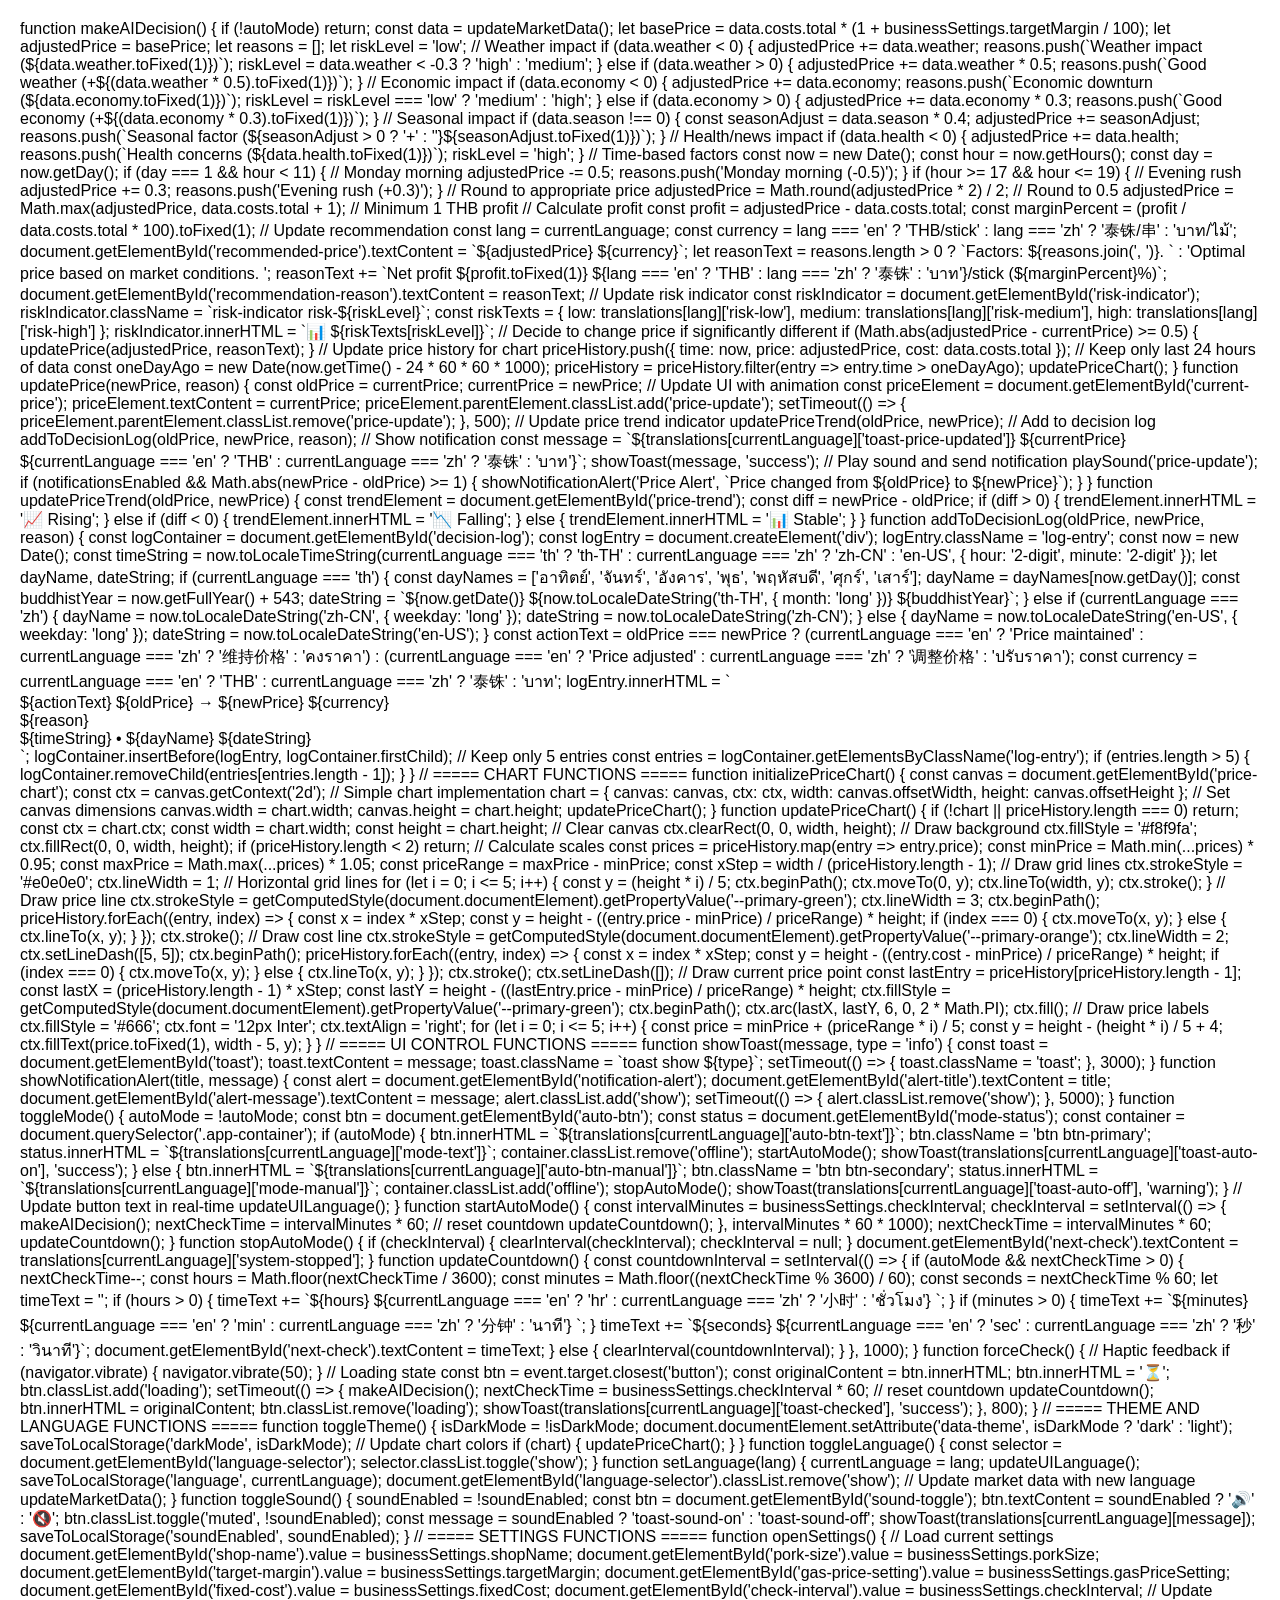
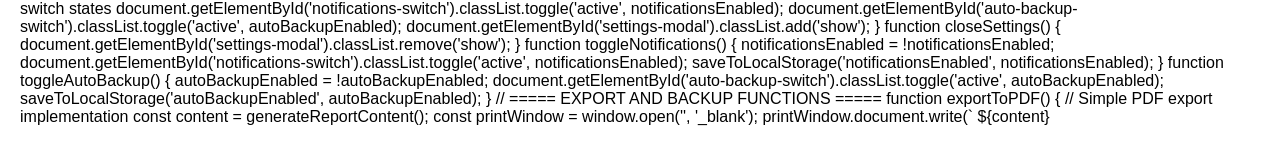
<file: moo-ping-enhanced-fixed.html>
function makeAIDecision() {
            if (!autoMode) return;

            const data = updateMarketData();
            let basePrice = data.costs.total * (1 + businessSettings.targetMargin / 100);
            let adjustedPrice = basePrice;
            let reasons = [];
            let riskLevel = 'low';

            // Weather impact
            if (data.weather < 0) {
                adjustedPrice += data.weather;
                reasons.push(`Weather impact (${data.weather.toFixed(1)})`);
                riskLevel = data.weather < -0.3 ? 'high' : 'medium';
            } else if (data.weather > 0) {
                adjustedPrice += data.weather * 0.5;
                reasons.push(`Good weather (+${(data.weather * 0.5).toFixed(1)})`);
            }

            // Economic impact
            if (data.economy < 0) {
                adjustedPrice += data.economy;
                reasons.push(`Economic downturn (${data.economy.toFixed(1)})`);
                riskLevel = riskLevel === 'low' ? 'medium' : 'high';
            } else if (data.economy > 0) {
                adjustedPrice += data.economy * 0.3;
                reasons.push(`Good economy (+${(data.economy * 0.3).toFixed(1)})`);
            }

            // Seasonal impact
            if (data.season !== 0) {
                const seasonAdjust = data.season * 0.4;
                adjustedPrice += seasonAdjust;
                reasons.push(`Seasonal factor (${seasonAdjust > 0 ? '+' : ''}${seasonAdjust.toFixed(1)})`);
            }

            // Health/news impact
            if (data.health < 0) {
                adjustedPrice += data.health;
                reasons.push(`Health concerns (${data.health.toFixed(1)})`);
                riskLevel = 'high';
            }

            // Time-based factors
            const now = new Date();
            const hour = now.getHours();
            const day = now.getDay();

            if (day === 1 && hour < 11) { // Monday morning
                adjustedPrice -= 0.5;
                reasons.push('Monday morning (-0.5)');
            }

            if (hour >= 17 && hour <= 19) { // Evening rush
                adjustedPrice += 0.3;
                reasons.push('Evening rush (+0.3)');
            }

            // Round to appropriate price
            adjustedPrice = Math.round(adjustedPrice * 2) / 2; // Round to 0.5
            adjustedPrice = Math.max(adjustedPrice, data.costs.total + 1); // Minimum 1 THB profit

            // Calculate profit
            const profit = adjustedPrice - data.costs.total;
            const marginPercent = (profit / data.costs.total * 100).toFixed(1);

            // Update recommendation
            const lang = currentLanguage;
            const currency = lang === 'en' ? 'THB/stick' : lang === 'zh' ? '泰铢/串' : 'บาท/ไม้';
            document.getElementById('recommended-price').textContent = `${adjustedPrice} ${currency}`;
            
            let reasonText = reasons.length > 0 ? 
                `Factors: ${reasons.join(', ')}. ` : 
                'Optimal price based on market conditions. ';
            reasonText += `Net profit ${profit.toFixed(1)} ${lang === 'en' ? 'THB' : lang === 'zh' ? '泰铢' : 'บาท'}/stick (${marginPercent}%)`;
            
            document.getElementById('recommendation-reason').textContent = reasonText;

            // Update risk indicator
            const riskIndicator = document.getElementById('risk-indicator');
            riskIndicator.className = `risk-indicator risk-${riskLevel}`;
            const riskTexts = {
                low: translations[lang]['risk-low'],
                medium: translations[lang]['risk-medium'],
                high: translations[lang]['risk-high']
            };
            riskIndicator.innerHTML = `<span>📊 ${riskTexts[riskLevel]}</span>`;

            // Decide to change price if significantly different
            if (Math.abs(adjustedPrice - currentPrice) >= 0.5) {
                updatePrice(adjustedPrice, reasonText);
            }

            // Update price history for chart
            priceHistory.push({
                time: now,
                price: adjustedPrice,
                cost: data.costs.total
            });

            // Keep only last 24 hours of data
            const oneDayAgo = new Date(now.getTime() - 24 * 60 * 60 * 1000);
            priceHistory = priceHistory.filter(entry => entry.time > oneDayAgo);

            updatePriceChart();
        }

        function updatePrice(newPrice, reason) {
            const oldPrice = currentPrice;
            currentPrice = newPrice;
            
            // Update UI with animation
            const priceElement = document.getElementById('current-price');
            priceElement.textContent = currentPrice;
            priceElement.parentElement.classList.add('price-update');
            
            setTimeout(() => {
                priceElement.parentElement.classList.remove('price-update');
            }, 500);

            // Update price trend indicator
            updatePriceTrend(oldPrice, newPrice);
            
            // Add to decision log
            addToDecisionLog(oldPrice, newPrice, reason);
            
            // Show notification
            const message = `${translations[currentLanguage]['toast-price-updated']} ${currentPrice} ${currentLanguage === 'en' ? 'THB' : currentLanguage === 'zh' ? '泰铢' : 'บาท'}`;
            showToast(message, 'success');
            
            // Play sound and send notification
            playSound('price-update');
            
            if (notificationsEnabled && Math.abs(newPrice - oldPrice) >= 1) {
                showNotificationAlert('Price Alert', `Price changed from ${oldPrice} to ${newPrice}`);
            }
        }

        function updatePriceTrend(oldPrice, newPrice) {
            const trendElement = document.getElementById('price-trend');
            const diff = newPrice - oldPrice;
            
            if (diff > 0) {
                trendElement.innerHTML = '<span class="price-trend-up">📈 Rising</span>';
            } else if (diff < 0) {
                trendElement.innerHTML = '<span class="price-trend-down">📉 Falling</span>';
            } else {
                trendElement.innerHTML = '<span class="price-trend-stable">📊 Stable</span>';
            }
        }

        function addToDecisionLog(oldPrice, newPrice, reason) {
            const logContainer = document.getElementById('decision-log');
            const logEntry = document.createElement('div');
            logEntry.className = 'log-entry';
            
            const now = new Date();
            const timeString = now.toLocaleTimeString(currentLanguage === 'th' ? 'th-TH' : currentLanguage === 'zh' ? 'zh-CN' : 'en-US', { hour: '2-digit', minute: '2-digit' });
            
            let dayName, dateString;
            if (currentLanguage === 'th') {
                const dayNames = ['อาทิตย์', 'จันทร์', 'อังคาร', 'พุธ', 'พฤหัสบดี', 'ศุกร์', 'เสาร์'];
                dayName = dayNames[now.getDay()];
                const buddhistYear = now.getFullYear() + 543;
                dateString = `${now.getDate()} ${now.toLocaleDateString('th-TH', { month: 'long' })} ${buddhistYear}`;
            } else if (currentLanguage === 'zh') {
                dayName = now.toLocaleDateString('zh-CN', { weekday: 'long' });
                dateString = now.toLocaleDateString('zh-CN');
            } else {
                dayName = now.toLocaleDateString('en-US', { weekday: 'long' });
                dateString = now.toLocaleDateString('en-US');
            }
            
            const actionText = oldPrice === newPrice ? 
                (currentLanguage === 'en' ? 'Price maintained' : currentLanguage === 'zh' ? '维持价格' : 'คงราคา') :
                (currentLanguage === 'en' ? 'Price adjusted' : currentLanguage === 'zh' ? '调整价格' : 'ปรับราคา');
            
            const currency = currentLanguage === 'en' ? 'THB' : currentLanguage === 'zh' ? '泰铢' : 'บาท';
            
            logEntry.innerHTML = `
                <div class="log-action">${actionText} ${oldPrice} → ${newPrice} ${currency}</div>
                <div class="log-reason">${reason}</div>
                <div class="log-time">${timeString} • ${dayName} ${dateString}</div>
            `;
            
            logContainer.insertBefore(logEntry, logContainer.firstChild);
            
            // Keep only 5 entries
            const entries = logContainer.getElementsByClassName('log-entry');
            if (entries.length > 5) {
                logContainer.removeChild(entries[entries.length - 1]);
            }
        }

        // ===== CHART FUNCTIONS =====
        function initializePriceChart() {
            const canvas = document.getElementById('price-chart');
            const ctx = canvas.getContext('2d');
            
            // Simple chart implementation
            chart = {
                canvas: canvas,
                ctx: ctx,
                width: canvas.offsetWidth,
                height: canvas.offsetHeight
            };
            
            // Set canvas dimensions
            canvas.width = chart.width;
            canvas.height = chart.height;
            
            updatePriceChart();
        }

        function updatePriceChart() {
            if (!chart || priceHistory.length === 0) return;
            
            const ctx = chart.ctx;
            const width = chart.width;
            const height = chart.height;
            
            // Clear canvas
            ctx.clearRect(0, 0, width, height);
            
            // Draw background
            ctx.fillStyle = '#f8f9fa';
            ctx.fillRect(0, 0, width, height);
            
            if (priceHistory.length < 2) return;
            
            // Calculate scales
            const prices = priceHistory.map(entry => entry.price);
            const minPrice = Math.min(...prices) * 0.95;
            const maxPrice = Math.max(...prices) * 1.05;
            const priceRange = maxPrice - minPrice;
            
            const xStep = width / (priceHistory.length - 1);
            
            // Draw grid lines
            ctx.strokeStyle = '#e0e0e0';
            ctx.lineWidth = 1;
            
            // Horizontal grid lines
            for (let i = 0; i <= 5; i++) {
                const y = (height * i) / 5;
                ctx.beginPath();
                ctx.moveTo(0, y);
                ctx.lineTo(width, y);
                ctx.stroke();
            }
            
            // Draw price line
            ctx.strokeStyle = getComputedStyle(document.documentElement).getPropertyValue('--primary-green');
            ctx.lineWidth = 3;
            ctx.beginPath();
            
            priceHistory.forEach((entry, index) => {
                const x = index * xStep;
                const y = height - ((entry.price - minPrice) / priceRange) * height;
                
                if (index === 0) {
                    ctx.moveTo(x, y);
                } else {
                    ctx.lineTo(x, y);
                }
            });
            
            ctx.stroke();
            
            // Draw cost line
            ctx.strokeStyle = getComputedStyle(document.documentElement).getPropertyValue('--primary-orange');
            ctx.lineWidth = 2;
            ctx.setLineDash([5, 5]);
            ctx.beginPath();
            
            priceHistory.forEach((entry, index) => {
                const x = index * xStep;
                const y = height - ((entry.cost - minPrice) / priceRange) * height;
                
                if (index === 0) {
                    ctx.moveTo(x, y);
                } else {
                    ctx.lineTo(x, y);
                }
            });
            
            ctx.stroke();
            ctx.setLineDash([]);
            
            // Draw current price point
            const lastEntry = priceHistory[priceHistory.length - 1];
            const lastX = (priceHistory.length - 1) * xStep;
            const lastY = height - ((lastEntry.price - minPrice) / priceRange) * height;
            
            ctx.fillStyle = getComputedStyle(document.documentElement).getPropertyValue('--primary-green');
            ctx.beginPath();
            ctx.arc(lastX, lastY, 6, 0, 2 * Math.PI);
            ctx.fill();
            
            // Draw price labels
            ctx.fillStyle = '#666';
            ctx.font = '12px Inter';
            ctx.textAlign = 'right';
            
            for (let i = 0; i <= 5; i++) {
                const price = minPrice + (priceRange * i) / 5;
                const y = height - (height * i) / 5 + 4;
                ctx.fillText(price.toFixed(1), width - 5, y);
            }
        }

        // ===== UI CONTROL FUNCTIONS =====
        function showToast(message, type = 'info') {
            const toast = document.getElementById('toast');
            toast.textContent = message;
            toast.className = `toast show ${type}`;
            
            setTimeout(() => {
                toast.className = 'toast';
            }, 3000);
        }

        function showNotificationAlert(title, message) {
            const alert = document.getElementById('notification-alert');
            document.getElementById('alert-title').textContent = title;
            document.getElementById('alert-message').textContent = message;
            alert.classList.add('show');
            
            setTimeout(() => {
                alert.classList.remove('show');
            }, 5000);
        }

        function toggleMode() {
            autoMode = !autoMode;
            const btn = document.getElementById('auto-btn');
            const status = document.getElementById('mode-status');
            const container = document.querySelector('.app-container');
            
            if (autoMode) {
                btn.innerHTML = `<span id="auto-btn-text">${translations[currentLanguage]['auto-btn-text']}</span>`;
                btn.className = 'btn btn-primary';
                status.innerHTML = `<span class="status-indicator"></span><span id="mode-text">${translations[currentLanguage]['mode-text']}</span>`;
                container.classList.remove('offline');
                startAutoMode();
                showToast(translations[currentLanguage]['toast-auto-on'], 'success');
            } else {
                btn.innerHTML = `<span id="auto-btn-text">${translations[currentLanguage]['auto-btn-manual']}</span>`;
                btn.className = 'btn btn-secondary';
                status.innerHTML = `<span class="status-indicator"></span><span id="mode-text">${translations[currentLanguage]['mode-manual']}</span>`;
                container.classList.add('offline');
                stopAutoMode();
                showToast(translations[currentLanguage]['toast-auto-off'], 'warning');
            }
            
            // Update button text in real-time
            updateUILanguage();
        }

        function startAutoMode() {
            const intervalMinutes = businessSettings.checkInterval;
            checkInterval = setInterval(() => {
                makeAIDecision();
                nextCheckTime = intervalMinutes * 60; // reset countdown
                updateCountdown();
            }, intervalMinutes * 60 * 1000);
            
            nextCheckTime = intervalMinutes * 60;
            updateCountdown();
        }

        function stopAutoMode() {
            if (checkInterval) {
                clearInterval(checkInterval);
                checkInterval = null;
            }
            document.getElementById('next-check').textContent = translations[currentLanguage]['system-stopped'];
        }

        function updateCountdown() {
            const countdownInterval = setInterval(() => {
                if (autoMode && nextCheckTime > 0) {
                    nextCheckTime--;
                    const hours = Math.floor(nextCheckTime / 3600);
                    const minutes = Math.floor((nextCheckTime % 3600) / 60);
                    const seconds = nextCheckTime % 60;
                    
                    let timeText = '';
                    if (hours > 0) {
                        timeText += `${hours} ${currentLanguage === 'en' ? 'hr' : currentLanguage === 'zh' ? '小时' : 'ชั่วโมง'} `;
                    }
                    if (minutes > 0) {
                        timeText += `${minutes} ${currentLanguage === 'en' ? 'min' : currentLanguage === 'zh' ? '分钟' : 'นาที'} `;
                    }
                    timeText += `${seconds} ${currentLanguage === 'en' ? 'sec' : currentLanguage === 'zh' ? '秒' : 'วินาที'}`;
                    
                    document.getElementById('next-check').textContent = timeText;
                } else {
                    clearInterval(countdownInterval);
                }
            }, 1000);
        }

        function forceCheck() {
            // Haptic feedback
            if (navigator.vibrate) {
                navigator.vibrate(50);
            }
            
            // Loading state
            const btn = event.target.closest('button');
            const originalContent = btn.innerHTML;
            btn.innerHTML = '⏳';
            btn.classList.add('loading');
            
            setTimeout(() => {
                makeAIDecision();
                nextCheckTime = businessSettings.checkInterval * 60; // reset countdown
                updateCountdown();
                btn.innerHTML = originalContent;
                btn.classList.remove('loading');
                showToast(translations[currentLanguage]['toast-checked'], 'success');
            }, 800);
        }

        // ===== THEME AND LANGUAGE FUNCTIONS =====
        function toggleTheme() {
            isDarkMode = !isDarkMode;
            document.documentElement.setAttribute('data-theme', isDarkMode ? 'dark' : 'light');
            saveToLocalStorage('darkMode', isDarkMode);
            
            // Update chart colors
            if (chart) {
                updatePriceChart();
            }
        }

        function toggleLanguage() {
            const selector = document.getElementById('language-selector');
            selector.classList.toggle('show');
        }

        function setLanguage(lang) {
            currentLanguage = lang;
            updateUILanguage();
            saveToLocalStorage('language', currentLanguage);
            document.getElementById('language-selector').classList.remove('show');
            
            // Update market data with new language
            updateMarketData();
        }

        function toggleSound() {
            soundEnabled = !soundEnabled;
            const btn = document.getElementById('sound-toggle');
            btn.textContent = soundEnabled ? '🔊' : '🔇';
            btn.classList.toggle('muted', !soundEnabled);
            
            const message = soundEnabled ? 'toast-sound-on' : 'toast-sound-off';
            showToast(translations[currentLanguage][message]);
            saveToLocalStorage('soundEnabled', soundEnabled);
        }

        // ===== SETTINGS FUNCTIONS =====
        function openSettings() {
            // Load current settings
            document.getElementById('shop-name').value = businessSettings.shopName;
            document.getElementById('pork-size').value = businessSettings.porkSize;
            document.getElementById('target-margin').value = businessSettings.targetMargin;
            document.getElementById('gas-price-setting').value = businessSettings.gasPriceSetting;
            document.getElementById('fixed-cost').value = businessSettings.fixedCost;
            document.getElementById('check-interval').value = businessSettings.checkInterval;
            
            // Update switch states
            document.getElementById('notifications-switch').classList.toggle('active', notificationsEnabled);
            document.getElementById('auto-backup-switch').classList.toggle('active', autoBackupEnabled);
            
            document.getElementById('settings-modal').classList.add('show');
        }

        function closeSettings() {
            document.getElementById('settings-modal').classList.remove('show');
        }

        function toggleNotifications() {
            notificationsEnabled = !notificationsEnabled;
            document.getElementById('notifications-switch').classList.toggle('active', notificationsEnabled);
            saveToLocalStorage('notificationsEnabled', notificationsEnabled);
        }

        function toggleAutoBackup() {
            autoBackupEnabled = !autoBackupEnabled;
            document.getElementById('auto-backup-switch').classList.toggle('active', autoBackupEnabled);
            saveToLocalStorage('autoBackupEnabled', autoBackupEnabled);
        }

        // ===== EXPORT AND BACKUP FUNCTIONS =====
        function exportToPDF() {
            // Simple PDF export implementation
            const content = generateReportContent();
            const printWindow = window.open('', '_blank');
            printWindow.document.write(`
                <html>
                <head>
                    <title>Moo Ping AI Report</title>
                    <style>
                        body { font-family: Arial, sans-serif; margin: 20px; }
                        .header { text-align: center; margin-bottom: 30px; }
                        .section { margin-bottom: 20px; }
                        .decision-log { border: 1px solid #ddd; padding: 10px; margin: 10px 0; }
                    </style>
                </head>
                <body>
                    ${content}
                </body>
                </html>
</file>
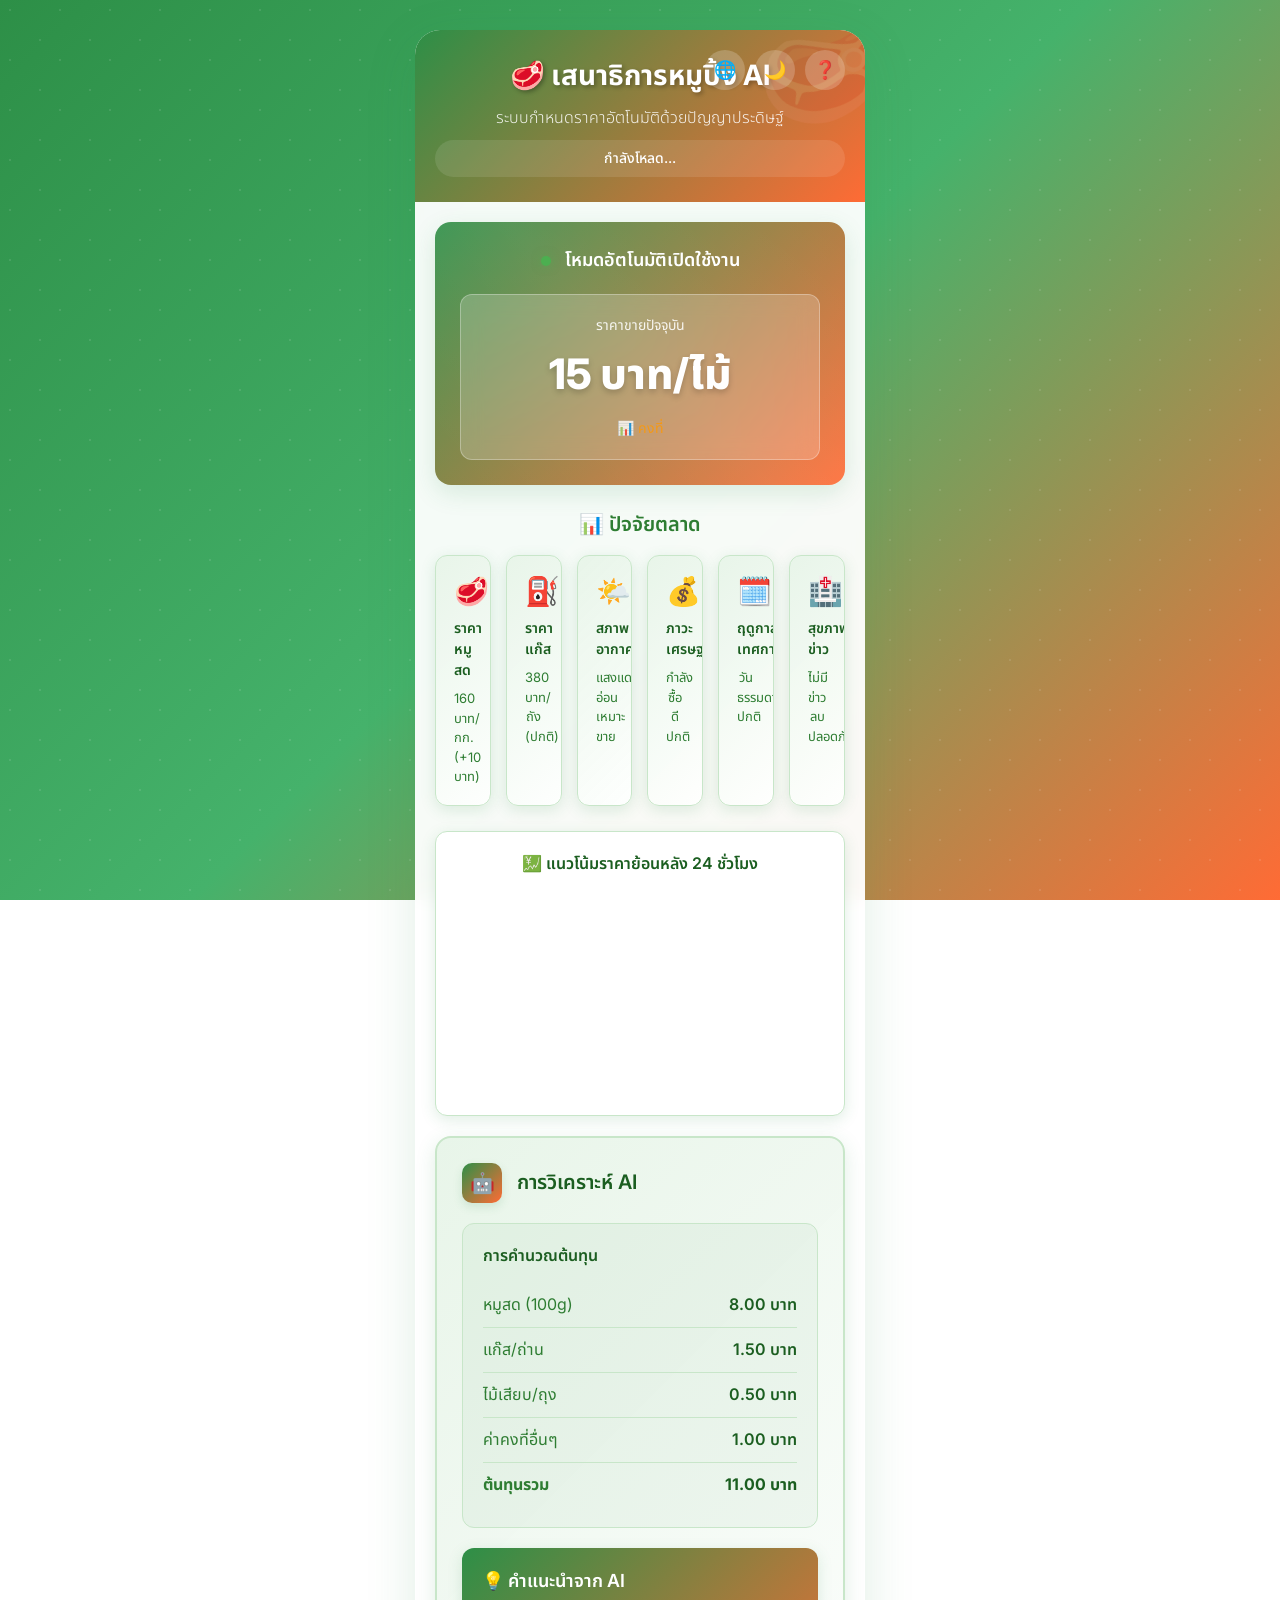
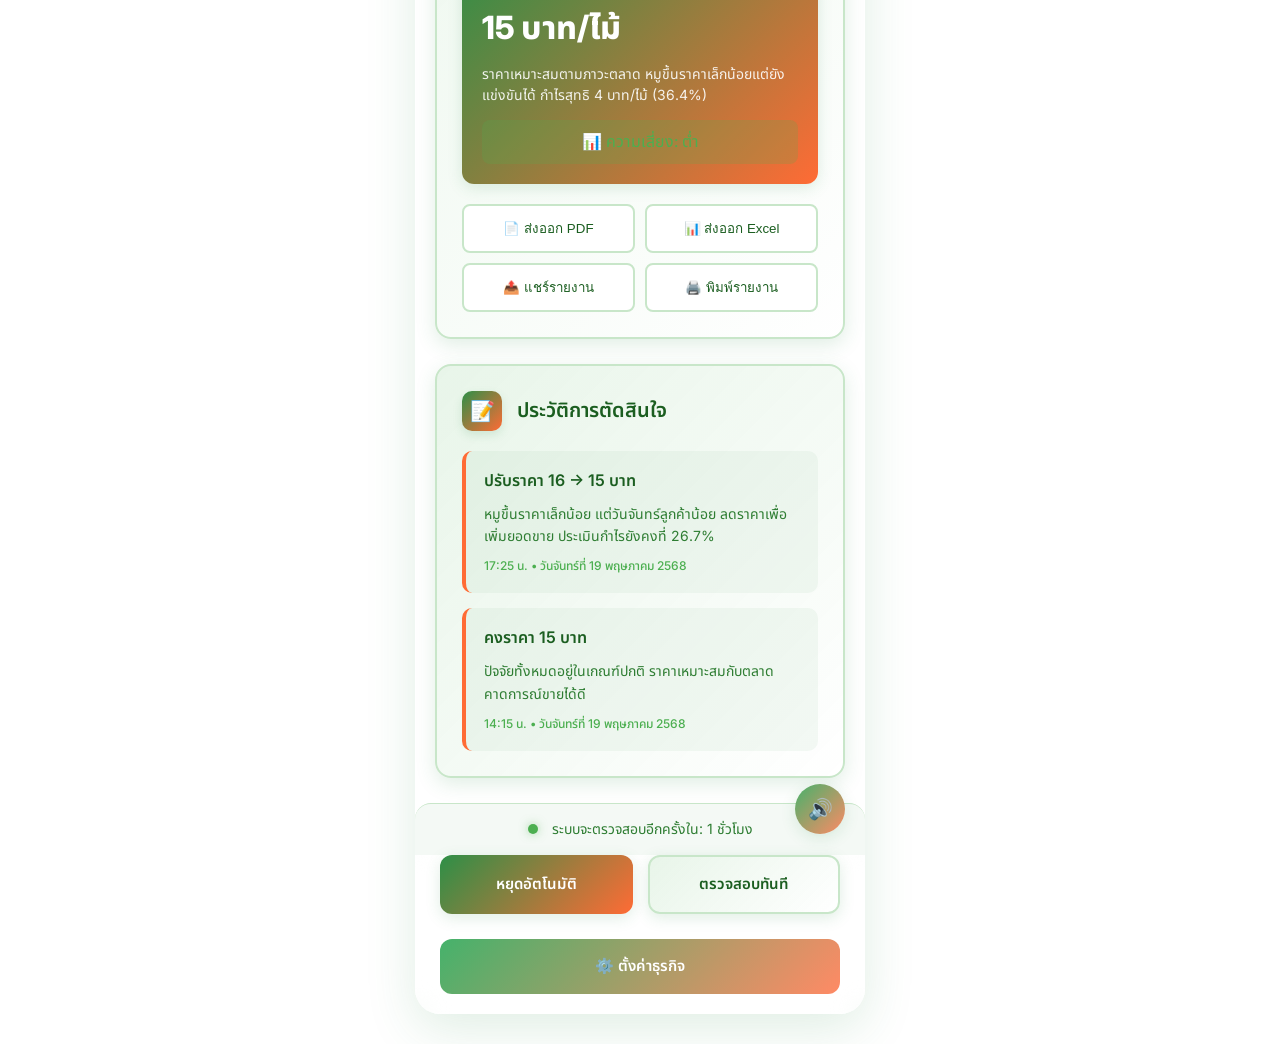
<file: moo-ping-enhanced2.html>
<!DOCTYPE html>
<html lang="th">
<head>
    <meta charset="UTF-8">
    <meta name="viewport" content="width=device-width, initial-scale=1.0">
    <title>🥩 เสนาธิการหมูปิ้ง AI</title>
    <link href="https://fonts.googleapis.com/css2?family=Inter:wght@300;400;500;600;700;800&display=swap" rel="stylesheet">
    <link href="https://fonts.googleapis.com/css2?family=Noto+Sans+Thai:wght@300;400;500;600;700;800&display=swap" rel="stylesheet">
    <style>
        * {
            margin: 0;
            padding: 0;
            box-sizing: border-box;
        }
        
        :root {
            /* CP Fresh Mart Color Palette */
            --primary-green: #2D8F47;
            --secondary-green: #45B26B;
            --light-green: #E8F5E9;
            --primary-orange: #FF6B35;
            --secondary-orange: #FF8A65;
            --light-orange: #FFF3E0;
            --dark-text: #1B5E20;
            --medium-text: #2E7D32;
            --light-text: #4CAF50;
            --bg-primary: #F1F8E9;
            --bg-secondary: #FFFFFF;
            --border-color: #C8E6C9;
            --shadow-color: rgba(45, 143, 71, 0.15);
            
            /* Dark mode colors */
            --dark-bg-primary: #0D1B0F;
            --dark-bg-secondary: #1A2E1D;
            --dark-text-primary: #E8F5E9;
            --dark-text-secondary: #C8E6C9;
            --dark-border: #2E7D32;
        }
        
        [data-theme="dark"] {
            --bg-primary: var(--dark-bg-primary);
            --bg-secondary: var(--dark-bg-secondary);
            --dark-text: var(--dark-text-primary);
            --medium-text: var(--dark-text-secondary);
            --light-text: var(--dark-text-secondary);
            --border-color: var(--dark-border);
        }
        
        body {
            font-family: 'Inter', 'Noto Sans Thai', sans-serif;
            background: linear-gradient(135deg, var(--primary-green) 0%, var(--secondary-green) 50%, var(--primary-orange) 100%);
            background-attachment: fixed;
            color: var(--dark-text);
            min-height: 100vh;
            padding: 0;
            position: relative;
            transition: all 0.3s ease;
        }
        
        /* Background decoration */
        body::before {
            content: '';
            position: fixed;
            top: 0;
            left: 0;
            right: 0;
            bottom: 0;
            background-image: 
                radial-gradient(circle at 20% 20%, rgba(255, 255, 255, 0.1) 1px, transparent 1px),
                radial-gradient(circle at 80% 80%, rgba(255, 255, 255, 0.1) 1px, transparent 1px);
            background-size: 50px 50px;
            pointer-events: none;
            z-index: -1;
        }
        
        .app-container {
            max-width: 100%;
            margin: 0 auto;
            background: rgba(255, 255, 255, 0.95);
            backdrop-filter: blur(10px);
            box-shadow: 0 0 30px var(--shadow-color);
            min-height: 100vh;
            transition: all 0.3s ease;
        }
        
        [data-theme="dark"] .app-container {
            background: rgba(26, 46, 29, 0.95);
        }
        
        .header {
            background: linear-gradient(135deg, var(--primary-green) 0%, var(--primary-orange) 100%);
            color: white;
            padding: 25px 20px;
            text-align: center;
            position: relative;
            overflow: hidden;
        }
        
        .header::before {
            content: '🥩';
            position: absolute;
            top: -20px;
            right: -20px;
            font-size: 100px;
            opacity: 0.1;
            transform: rotate(15deg);
        }
        
        .header h1 {
            font-size: 28px;
            font-weight: 700;
            margin-bottom: 8px;
            text-shadow: 2px 2px 4px rgba(0, 0, 0, 0.3);
        }
        
        .header p {
            font-size: 16px;
            opacity: 0.9;
            font-weight: 300;
        }
        
        .header-controls {
            position: absolute;
            top: 20px;
            right: 20px;
            display: flex;
            gap: 10px;
        }
        
        .header-btn {
            background: rgba(255, 255, 255, 0.2);
            border: none;
            width: 40px;
            height: 40px;
            border-radius: 50%;
            color: white;
            cursor: pointer;
            display: flex;
            align-items: center;
            justify-content: center;
            font-size: 18px;
            transition: all 0.3s ease;
        }
        
        .header-btn:hover {
            background: rgba(255, 255, 255, 0.3);
            transform: scale(1.1);
        }
        
        .datetime-display {
            background: rgba(255, 255, 255, 0.1);
            padding: 8px 16px;
            border-radius: 20px;
            margin-top: 10px;
            font-size: 14px;
            font-weight: 500;
        }
        
        .main-content {
            padding: 20px;
            padding-bottom: 120px;
        }
        
        .status-panel {
            background: linear-gradient(135deg, var(--primary-green) 0%, var(--primary-orange) 100%);
            color: white;
            border-radius: 16px;
            padding: 25px;
            margin-bottom: 25px;
            text-align: center;
            box-shadow: 0 8px 25px var(--shadow-color);
            position: relative;
            overflow: hidden;
        }
        
        .status-panel::before {
            content: '';
            position: absolute;
            top: -50%;
            left: -50%;
            width: 200%;
            height: 200%;
            background: linear-gradient(45deg, transparent, rgba(255, 255, 255, 0.1), transparent);
            animation: shimmer 3s infinite;
        }
        
        @keyframes shimmer {
            0% { transform: translateX(-100%) translateY(-100%) rotate(45deg); }
            100% { transform: translateX(100%) translateY(100%) rotate(45deg); }
        }
        
        .mode-status {
            font-size: 18px;
            margin-bottom: 20px;
            font-weight: 600;
            position: relative;
            z-index: 1;
        }
        
        .current-price {
            background: rgba(255, 255, 255, 0.2);
            border-radius: 12px;
            padding: 20px;
            backdrop-filter: blur(10px);
            border: 1px solid rgba(255, 255, 255, 0.3);
            position: relative;
            z-index: 1;
        }
        
        .price-label {
            font-size: 14px;
            opacity: 0.9;
            margin-bottom: 8px;
            font-weight: 400;
        }
        
        .price-value {
            font-size: 42px;
            font-weight: 800;
            text-shadow: 0 3px 6px rgba(0, 0, 0, 0.2);
            transition: transform 0.3s ease;
        }
        
        .price-trend {
            margin-top: 10px;
            font-size: 14px;
            opacity: 0.8;
        }
        
        .factors-section {
            margin-bottom: 25px;
        }
        
        .section-title-main {
            font-size: 20px;
            font-weight: 600;
            color: var(--medium-text);
            margin-bottom: 15px;
            text-align: center;
        }
        
        .factors-grid {
            display: grid;
            grid-template-columns: repeat(2, 1fr);
            gap: 15px;
            margin-bottom: 25px;
        }
        
        .factor-card {
            background: linear-gradient(135deg, var(--light-green) 0%, rgba(255, 255, 255, 0.9) 100%);
            border-radius: 12px;
            padding: 18px;
            box-shadow: 0 4px 15px var(--shadow-color);
            border: 1px solid var(--border-color);
            transition: all 0.3s ease;
            position: relative;
            overflow: hidden;
            cursor: pointer;
        }
        
        .factor-card::before {
            content: '';
            position: absolute;
            top: 0;
            left: -100%;
            width: 100%;
            height: 100%;
            background: linear-gradient(90deg, transparent, rgba(45, 143, 71, 0.1), transparent);
            transition: left 0.5s ease;
        }
        
        .factor-card:hover::before {
            left: 100%;
        }
        
        .factor-card:hover {
            transform: translateY(-5px);
            box-shadow: 0 8px 25px var(--shadow-color);
        }
        
        .factor-card:active {
            transform: scale(0.98);
        }
        
        .factor-icon {
            font-size: 28px;
            margin-bottom: 10px;
            display: block;
            text-align: center;
        }
        
        .factor-title {
            font-weight: 600;
            font-size: 14px;
            color: var(--dark-text);
            margin-bottom: 8px;
            text-align: center;
        }
        
        .factor-value {
            font-size: 13px;
            color: var(--medium-text);
            line-height: 1.5;
            text-align: center;
            font-weight: 400;
        }
        
        .ai-analysis-section {
            background: linear-gradient(135deg, var(--light-green) 0%, rgba(255, 255, 255, 0.9) 100%);
            border-radius: 16px;
            padding: 25px;
            margin-bottom: 25px;
            box-shadow: 0 6px 20px var(--shadow-color);
            border: 2px solid var(--border-color);
        }
        
        .section-header {
            display: flex;
            align-items: center;
            margin-bottom: 20px;
        }
        
        .section-icon {
            width: 40px;
            height: 40px;
            background: linear-gradient(135deg, var(--primary-green) 0%, var(--primary-orange) 100%);
            color: white;
            border-radius: 10px;
            display: flex;
            align-items: center;
            justify-content: center;
            margin-right: 15px;
            font-size: 20px;
            box-shadow: 0 4px 10px var(--shadow-color);
        }
        
        .section-title {
            font-weight: 600;
            font-size: 20px;
            color: var(--dark-text);
        }
        
        .cost-breakdown {
            background: rgba(45, 143, 71, 0.05);
            border-radius: 12px;
            padding: 20px;
            margin-bottom: 20px;
            border: 1px solid var(--border-color);
        }
        
        .cost-item {
            display: flex;
            justify-content: space-between;
            align-items: center;
            padding: 10px 0;
            border-bottom: 1px solid var(--border-color);
        }
        
        .cost-item:last-child {
            border-bottom: none;
            font-weight: 600;
            color: var(--dark-text);
            font-size: 16px;
        }
        
        .cost-label {
            color: var(--medium-text);
            font-weight: 400;
        }
        
        .cost-value {
            color: var(--dark-text);
            font-weight: 600;
        }
        
        .ai-recommendation {
            background: linear-gradient(135deg, var(--primary-green) 0%, var(--primary-orange) 100%);
            color: white;
            border-radius: 12px;
            padding: 20px;
            margin-bottom: 20px;
            box-shadow: 0 4px 15px var(--shadow-color);
        }
        
        .recommendation-title {
            font-size: 18px;
            font-weight: 600;
            margin-bottom: 10px;
        }
        
        .recommendation-price {
            font-size: 32px;
            font-weight: 800;
            margin-bottom: 10px;
        }
        
        .recommendation-reason {
            font-size: 14px;
            opacity: 0.9;
            line-height: 1.5;
        }
        
        .risk-indicator {
            display: flex;
            align-items: center;
            justify-content: center;
            margin-top: 15px;
            padding: 10px;
            border-radius: 8px;
        }
        
        .risk-low {
            background: rgba(76, 175, 80, 0.2);
            color: #4CAF50;
        }
        
        .risk-medium {
            background: rgba(255, 107, 53, 0.2);
            color: #FF6B35;
        }
        
        .risk-high {
            background: rgba(244, 67, 54, 0.2);
            color: #F44336;
        }
        
        .log-entry {
            background: rgba(45, 143, 71, 0.05);
            border-radius: 10px;
            padding: 18px;
            margin-bottom: 15px;
            border-left: 4px solid var(--primary-orange);
            transition: all 0.3s ease;
        }
        
        .log-entry:hover {
            background: rgba(45, 143, 71, 0.1);
            transform: translateX(5px);
        }
        
        .log-entry:last-child {
            margin-bottom: 0;
        }
        
        .log-action {
            font-weight: 600;
            color: var(--dark-text);
            margin-bottom: 10px;
            font-size: 16px;
        }
        
        .log-reason {
            color: var(--medium-text);
            font-size: 14px;
            line-height: 1.6;
            margin-bottom: 10px;
        }
        
        .log-time {
            color: var(--light-text);
            font-size: 12px;
            font-weight: 500;
        }
        
        .controls {
            position: fixed;
            bottom: 0;
            left: 0;
            right: 0;
            background: linear-gradient(to top, var(--light-green) 0%, rgba(255, 255, 255, 0.95) 100%);
            padding: 20px;
            border-top: 1px solid var(--border-color);
            box-shadow: 0 -5px 20px var(--shadow-color);
            backdrop-filter: blur(10px);
        }
        
        .controls-grid {
            display: grid;
            grid-template-columns: 1fr 1fr;
            gap: 15px;
            max-width: 400px;
            margin: 0 auto;
        }
        
        .btn {
            padding: 16px 24px;
            border: none;
            border-radius: 12px;
            font-weight: 600;
            font-size: 15px;
            cursor: pointer;
            transition: all 0.3s ease;
            font-family: 'Inter', 'Noto Sans Thai', sans-serif;
            position: relative;
            overflow: hidden;
        }
        
        .btn::before {
            content: '';
            position: absolute;
            top: 50%;
            left: 50%;
            width: 0;
            height: 0;
            border-radius: 50%;
            background: rgba(255, 255, 255, 0.3);
            transition: all 0.3s ease;
            transform: translate(-50%, -50%);
        }
        
        .btn:active::before {
            width: 300px;
            height: 300px;
        }
        
        .btn:active {
            transform: scale(0.95);
        }
        
        .btn-primary {
            background: linear-gradient(135deg, var(--primary-green) 0%, var(--primary-orange) 100%);
            color: white;
            box-shadow: 0 4px 15px var(--shadow-color);
        }
        
        .btn-primary:hover {
            box-shadow: 0 6px 20px var(--shadow-color);
            transform: translateY(-2px);
        }
        
        .btn-secondary {
            background: linear-gradient(135deg, var(--light-green) 0%, rgba(255, 255, 255, 0.9) 100%);
            color: var(--dark-text);
            border: 2px solid var(--border-color);
            box-shadow: 0 4px 15px var(--shadow-color);
        }
        
        .btn-secondary:hover {
            background: linear-gradient(135deg, rgba(232, 245, 233, 0.8) 0%, rgba(255, 255, 255, 0.9) 100%);
            box-shadow: 0 6px 20px var(--shadow-color);
            transform: translateY(-2px);
        }
        
        .btn-settings {
            background: linear-gradient(135deg, var(--secondary-green) 0%, var(--secondary-orange) 100%);
            color: white;
            grid-column: 1 / -1;
            margin-top: 10px;
        }
        
        .next-check {
            text-align: center;
            padding: 15px;
            background: rgba(45, 143, 71, 0.05);
            margin: 25px -20px -20px -20px;
            border-radius: 16px 16px 0 0;
            font-size: 14px;
            color: var(--medium-text);
            border-top: 1px solid var(--border-color);
        }
        
        .status-indicator {
            display: inline-block;
            width: 10px;
            height: 10px;
            border-radius: 50%;
            background: #4CAF50;
            margin-right: 10px;
            animation: pulse 2s infinite;
            box-shadow: 0 0 10px rgba(76, 175, 80, 0.5);
        }
        
        @keyframes pulse {
            0% { 
                opacity: 1; 
                transform: scale(1);
            }
            50% { 
                opacity: 0.6; 
                transform: scale(1.1);
            }
            100% { 
                opacity: 1; 
                transform: scale(1);
            }
        }
        
        .offline .status-indicator {
            background: #F44336;
            animation: none;
            box-shadow: 0 0 10px rgba(244, 67, 54, 0.5);
        }
        
        .quick-action {
            position: fixed;
            bottom: 110px;
            right: 20px;
            width: 60px;
            height: 60px;
            background: linear-gradient(135deg, var(--primary-green) 0%, var(--primary-orange) 100%);
            color: white;
            border: none;
            border-radius: 50%;
            box-shadow: 0 6px 20px var(--shadow-color);
            font-size: 26px;
            display: flex;
            align-items: center;
            justify-content: center;
            cursor: pointer;
            transition: all 0.3s ease;
            z-index: 1000;
        }
        
        .quick-action:hover {
            transform: scale(1.1);
            box-shadow: 0 8px 25px var(--shadow-color);
        }
        
        .quick-action:active {
            transform: scale(0.9);
        }
        
        /* Chart Container */
        .chart-container {
            background: white;
            border-radius: 12px;
            padding: 20px;
            margin-bottom: 20px;
            box-shadow: 0 4px 15px var(--shadow-color);
            border: 1px solid var(--border-color);
        }
        
        .chart-title {
            font-size: 16px;
            font-weight: 600;
            color: var(--dark-text);
            margin-bottom: 15px;
            text-align: center;
        }
        
        .chart {
            width: 100%;
            height: 200px;
        }
        
        /* Export Options */
        .export-options {
            display: grid;
            grid-template-columns: repeat(2, 1fr);
            gap: 10px;
            margin-top: 20px;
        }
        
        .export-btn {
            padding: 12px 16px;
            border: 2px solid var(--border-color);
            border-radius: 8px;
            background: white;
            color: var(--dark-text);
            cursor: pointer;
            transition: all 0.3s ease;
            text-align: center;
            font-weight: 500;
        }
        
        .export-btn:hover {
            background: var(--light-green);
            border-color: var(--primary-green);
        }
        
        /* Responsive Design */
        @media (min-width: 768px) {
            .app-container {
                max-width: 450px;
                margin: 30px auto;
                border-radius: 25px;
                overflow: hidden;
                box-shadow: 0 15px 50px var(--shadow-color);
                min-height: auto;
            }
            
            .header {
                position: static;
            }
            
            .controls {
                position: static;
                border-top: none;
                box-shadow: none;
                padding-top: 0;
                background: transparent;
            }
            
            .main-content {
                padding-bottom: 20px;
            }
            
            .quick-action {
                display: none;
            }
            
            .factors-grid {
                grid-template-columns: repeat(3, 1fr);
            }
        }
        
        @media (min-width: 1024px) {
            .factors-grid {
                grid-template-columns: repeat(6, 1fr);
            }
        }
        
        /* Loading States */
        .loading {
            opacity: 0.7;
            pointer-events: none;
        }
        
        .skeleton {
            background: linear-gradient(90deg, var(--light-green) 25%, white 50%, var(--light-green) 75%);
            background-size: 200% 100%;
            animation: loading 1.5s infinite;
            border-radius: 8px;
        }
        
        @keyframes loading {
            0% { background-position: 200% 0; }
            100% { background-position: -200% 0; }
        }
        
        /* Animation for price updates */
        .price-update {
            animation: priceUpdate 0.5s ease;
        }
        
        @keyframes priceUpdate {
            0% { transform: scale(1); }
            50% { transform: scale(1.1); color: var(--primary-orange); }
            100% { transform: scale(1); }
        }
        
        /* Toast notifications */
        .toast {
            position: fixed;
            top: 20px;
            right: 20px;
            background: linear-gradient(135deg, var(--primary-green) 0%, var(--primary-orange) 100%);
            color: white;
            padding: 15px 20px;
            border-radius: 12px;
            box-shadow: 0 6px 20px var(--shadow-color);
            z-index: 1001;
            transform: translateX(400px);
            transition: transform 0.3s ease;
            min-width: 250px;
        }
        
        .toast.show {
            transform: translateX(0);
        }
        
        .toast.success {
            background: linear-gradient(135deg, #4CAF50 0%, #66BB6A 100%);
        }
        
        .toast.warning {
            background: linear-gradient(135deg, #FF9800 0%, #FFB74D 100%);
        }
        
        .toast.error {
            background: linear-gradient(135deg, #F44336 0%, #EF5350 100%);
        }
        
        /* Settings Modal */
        .modal {
            position: fixed;
            top: 0;
            left: 0;
            right: 0;
            bottom: 0;
            background: rgba(0, 0, 0, 0.5);
            display: flex;
            align-items: center;
            justify-content: center;
            z-index: 1002;
            opacity: 0;
            pointer-events: none;
            transition: opacity 0.3s ease;
        }
        
        .modal.show {
            opacity: 1;
            pointer-events: auto;
        }
        
        .modal-content {
            background: linear-gradient(135deg, var(--light-green) 0%, white 100%);
            border-radius: 20px;
            padding: 30px;
            max-width: 500px;
            width: 90%;
            max-height: 80vh;
            overflow-y: auto;
            box-shadow: 0 15px 50px var(--shadow-color);
            transform: scale(0.8);
            transition: transform 0.3s ease;
        }
        
        .modal.show .modal-content {
            transform: scale(1);
        }
        
        .modal-header {
            font-size: 24px;
            font-weight: 700;
            color: var(--dark-text);
            margin-bottom: 20px;
            text-align: center;
        }
        
        .form-group {
            margin-bottom: 20px;
        }
        
        .form-label {
            display: block;
            font-weight: 600;
            color: var(--dark-text);
            margin-bottom: 8px;
        }
        
        .form-input {
            width: 100%;
            padding: 12px 15px;
            border: 2px solid var(--border-color);
            border-radius: 10px;
            font-size: 16px;
            font-family: 'Inter', 'Noto Sans Thai', sans-serif;
            background: white;
            color: var(--dark-text);
            transition: border-color 0.3s ease;
        }
        
        .form-input:focus {
            outline: none;
            border-color: var(--primary-green);
            box-shadow: 0 0 0 3px rgba(45, 143, 71, 0.1);
        }
        
        .form-switch {
            display: flex;
            align-items: center;
            justify-content: space-between;
        }
        
        .switch {
            position: relative;
            width: 50px;
            height: 24px;
            background-color: #ccc;
            border-radius: 34px;
            cursor: pointer;
            transition: .4s;
        }
        
        .switch.active {
            background-color: var(--primary-green);
        }
        
        .switch:before {
            position: absolute;
            content: "";
            height: 18px;
            width: 18px;
            left: 3px;
            bottom: 3px;
            background-color: white;
            border-radius: 50%;
            transition: .4s;
        }
        
        .switch.active:before {
            transform: translateX(26px);
        }
        
        /* Notification Settings */
        .notification-alert {
            position: fixed;
            top: 100px;
            right: 20px;
            background: linear-gradient(135deg, #FF6B35 0%, #FF8A65 100%);
            color: white;
            padding: 15px 20px;
            border-radius: 12px;
            box-shadow: 0 6px 20px rgba(255, 107, 53, 0.4);
            z-index: 1003;
            transform: translateX(400px);
            transition: transform 0.3s ease;
            max-width: 300px;
        }
        
        .notification-alert.show {
            transform: translateX(0);
        }
        
        .notification-alert .alert-title {
            font-weight: 600;
            margin-bottom: 5px;
        }
        
        .notification-alert .alert-message {
            font-size: 14px;
            opacity: 0.9;
        }
        
        /* Tutorial Overlay */
        .tutorial-overlay {
            position: fixed;
            top: 0;
            left: 0;
            right: 0;
            bottom: 0;
            background: rgba(0, 0, 0, 0.8);
            display: flex;
            align-items: center;
            justify-content: center;
            z-index: 2000;
            opacity: 0;
            pointer-events: none;
            transition: opacity 0.3s ease;
        }
        
        .tutorial-overlay.show {
            opacity: 1;
            pointer-events: auto;
        }
        
        .tutorial-content {
            background: white;
            border-radius: 20px;
            padding: 30px;
            max-width: 400px;
            width: 90%;
            text-align: center;
            position: relative;
        }
        
        .tutorial-step {
            display: none;
        }
        
        .tutorial-step.active {
            display: block;
        }
        
        .tutorial-title {
            font-size: 24px;
            font-weight: 700;
            color: var(--dark-text);
            margin-bottom: 15px;
        }
        
        .tutorial-text {
            font-size: 16px;
            color: var(--medium-text);
            line-height: 1.6;
            margin-bottom: 25px;
        }
        
        .tutorial-navigation {
            display: flex;
            justify-content: space-between;
            align-items: center;
        }
        
        .tutorial-btn {
            padding: 10px 20px;
            border: none;
            border-radius: 8px;
            font-weight: 600;
            cursor: pointer;
            transition: all 0.3s ease;
        }
        
        .tutorial-btn.primary {
            background: var(--primary-green);
            color: white;
        }
        
        .tutorial-btn.secondary {
            background: var(--light-green);
            color: var(--dark-text);
        }
        
        .tutorial-indicators {
            display: flex;
            gap: 8px;
        }
        
        .tutorial-dot {
            width: 8px;
            height: 8px;
            border-radius: 50%;
            background: var(--border-color);
            transition: all 0.3s ease;
        }
        
        .tutorial-dot.active {
            background: var(--primary-green);
            transform: scale(1.2);
        }
        
        /* Language Selector */
        .language-selector {
            position: absolute;
            top: 80px;
            right: 20px;
            background: white;
            border: 1px solid var(--border-color);
            border-radius: 8px;
            padding: 5px;
            display: none;
            box-shadow: 0 4px 15px var(--shadow-color);
            z-index: 1001;
        }
        
        .language-selector.show {
            display: block;
        }
        
        .language-option {
            padding: 10px 15px;
            cursor: pointer;
            border-radius: 4px;
            font-size: 14px;
            transition: all 0.3s ease;
        }
        
        .language-option:hover {
            background: var(--light-green);
        }
        
        .language-option.active {
            background: var(--primary-green);
            color: white;
        }
        
        /* Price Trend Indicator */
        .price-trend-up {
            color: #4CAF50;
        }
        
        .price-trend-down {
            color: #F44336;
        }
        
        .price-trend-stable {
            color: #FF9800;
        }
        
        /* Sound indicator */
        .sound-indicator {
            position: fixed;
            bottom: 180px;
            right: 20px;
            width: 50px;
            height: 50px;
            background: linear-gradient(135deg, var(--secondary-green) 0%, var(--secondary-orange) 100%);
            color: white;
            border: none;
            border-radius: 50%;
            box-shadow: 0 4px 15px var(--shadow-color);
            font-size: 20px;
            display: flex;
            align-items: center;
            justify-content: center;
            cursor: pointer;
            transition: all 0.3s ease;
            z-index: 999;
        }
        
        .sound-indicator:hover {
            transform: scale(1.1);
        }
        
        .sound-indicator.muted {
            opacity: 0.5;
        }
        
        /* Accessibility improvements */
        @media (prefers-reduced-motion: reduce) {
            * {
                animation-duration: 0.01ms !important;
                animation-iteration-count: 1 !important;
                transition-duration: 0.01ms !important;
            }
        }
        
        /* High contrast mode */
        @media (prefers-contrast: high) {
            :root {
                --shadow-color: rgba(0, 0, 0, 0.3);
                --border-color: #000;
            }
        }
    </style>
</head>
<body>
    <div class="app-container">
        <div class="header">
            <div class="header-controls">
                <button class="header-btn" onclick="toggleLanguage()" title="เปลี่ยนภาษา">
                    🌐
                </button>
                <button class="header-btn" onclick="toggleTheme()" title="เปลี่ยน Theme">
                    🌙
                </button>
                <button class="header-btn" onclick="startTutorial()" title="คู่มือการใช้งาน">
                    ❓
                </button>
            </div>
            <h1 id="header-title">🥩 เสนาธิการหมูปิ้ง AI</h1>
            <p id="header-subtitle">ระบบกำหนดราคาอัตโนมัติด้วยปัญญาประดิษฐ์</p>
            <div class="datetime-display" id="datetime-display">
                กำลังโหลด...
            </div>
        </div>
        
        <!-- Language Selector -->
        <div class="language-selector" id="language-selector">
            <div class="language-option active" data-lang="th">🇹🇭 ไทย</div>
            <div class="language-option" data-lang="en">🇺🇸 English</div>
            <div class="language-option" data-lang="zh">🇨🇳 中文</div>
        </div>
        
        <div class="main-content">
            <!-- Status Panel -->
            <div class="status-panel">
                <div class="mode-status" id="mode-status">
                    <span class="status-indicator"></span>
                    <span id="mode-text">โหมดอัตโนมัติเปิดใช้งาน</span>
                </div>
                <div class="current-price">
                    <div class="price-label" id="price-label">ราคาขายปัจจุบัน</div>
                    <div class="price-value"><span id="current-price">15</span> <span id="price-unit">บาท/ไม้</span></div>
                    <div class="price-trend" id="price-trend">
                        <span class="price-trend-stable">📊 คงที่</span>
                    </div>
                </div>
            </div>

            <!-- Market Factors -->
            <div class="factors-section">
                <h3 class="section-title-main" id="factors-title">📊 ปัจจัยตลาด</h3>
                <div class="factors-grid">
                    <div class="factor-card" onclick="showFactorDetails('pork')">
                        <span class="factor-icon">🥩</span>
                        <div class="factor-title" id="factor-pork-title">ราคาหมูสด</div>
                        <div class="factor-value" id="pork-price">160 บาท/กก.<br>(+10 บาท)</div>
                    </div>
                    <div class="factor-card" onclick="showFactorDetails('gas')">
                        <span class="factor-icon">⛽</span>
                        <div class="factor-title" id="factor-gas-title">ราคาแก๊ส</div>
                        <div class="factor-value" id="gas-price">380 บาท/ถัง<br>(ปกติ)</div>
                    </div>
                    <div class="factor-card" onclick="showFactorDetails('weather')">
                        <span class="factor-icon">🌤️</span>
                        <div class="factor-title" id="factor-weather-title">สภาพอากาศ</div>
                        <div class="factor-value" id="weather">แสงแดดอ่อน<br>เหมาะขาย</div>
                    </div>
                    <div class="factor-card" onclick="showFactorDetails('economy')">
                        <span class="factor-icon">💰</span>
                        <div class="factor-title" id="factor-economy-title">ภาวะเศรษฐกิจ</div>
                        <div class="factor-value" id="economy">กำลังซื้อดี<br>ปกติ</div>
                    </div>
                    <div class="factor-card" onclick="showFactorDetails('season')">
                        <span class="factor-icon">🗓️</span>
                        <div class="factor-title" id="factor-season-title">ฤดูกาล/เทศกาล</div>
                        <div class="factor-value" id="season">วันธรรมดา<br>ปกติ</div>
                    </div>
                    <div class="factor-card" onclick="showFactorDetails('health')">
                        <span class="factor-icon">🏥</span>
                        <div class="factor-title" id="factor-health-title">สุขภาพ/ข่าว</div>
                        <div class="factor-value" id="health">ไม่มีข่าวลบ<br>ปลอดภัย</div>
                    </div>
                </div>
            </div>

            <!-- Price Trend Chart -->
            <div class="chart-container">
                <div class="chart-title" id="chart-title">💹 แนวโน้มราคาย้อนหลัง 24 ชั่วโมง</div>
                <canvas id="price-chart" class="chart"></canvas>
            </div>

            <!-- AI Analysis Section -->
            <div class="ai-analysis-section">
                <div class="section-header">
                    <div class="section-icon">🤖</div>
                    <div class="section-title" id="ai-analysis-title">การวิเคราะห์ AI</div>
                </div>
                
                <!-- Cost Breakdown -->
                <div class="cost-breakdown">
                    <h4 style="color: var(--dark-text); margin-bottom: 15px; font-weight: 600;" id="cost-breakdown-title">การคำนวณต้นทุน</h4>
                    <div class="cost-item">
                        <span class="cost-label" id="cost-pork-label">หมูสด (100g)</span>
                        <span class="cost-value" id="cost-pork">8.00 บาท</span>
                    </div>
                    <div class="cost-item">
                        <span class="cost-label" id="cost-gas-label">แก๊ส/ถ่าน</span>
                        <span class="cost-value" id="cost-gas">1.50 บาท</span>
                    </div>
                    <div class="cost-item">
                        <span class="cost-label" id="cost-supplies-label">ไม้เสียบ/ถุง</span>
                        <span class="cost-value" id="cost-supplies">0.50 บาท</span>
                    </div>
                    <div class="cost-item">
                        <span class="cost-label" id="cost-overhead-label">ค่าคงที่อื่นๆ</span>
                        <span class="cost-value" id="cost-overhead">1.00 บาท</span>
                    </div>
                    <div class="cost-item">
                        <span class="cost-label"><strong id="total-cost-label">ต้นทุนรวม</strong></span>
                        <span class="cost-value" id="total-cost"><strong>11.00 บาท</strong></span>
                    </div>
                </div>

                <!-- AI Recommendation -->
                <div class="ai-recommendation">
                    <div class="recommendation-title">💡 <span id="recommendation-title">คำแนะนำจาก AI</span></div>
                    <div class="recommendation-price" id="recommended-price">15 บาท/ไม้</div>
                    <div class="recommendation-reason" id="recommendation-reason">
                        ราคาเหมาะสมตามภาวะตลาด หมูขึ้นราคาเล็กน้อยแต่ยังแข่งขันได้ 
                        กำไรสุทธิ 4 บาท/ไม้ (36.4%)
                    </div>
                    <div class="risk-indicator risk-low" id="risk-indicator">
                        <span id="risk-text">📊 ความเสี่ยง: ต่ำ</span>
                    </div>
                </div>

                <!-- Export Options -->
                <div class="export-options">
                    <button class="export-btn" onclick="exportToPDF()">
                        📄 <span id="export-pdf">ส่งออก PDF</span>
                    </button>
                    <button class="export-btn" onclick="exportToExcel()">
                        📊 <span id="export-excel">ส่งออก Excel</span>
                    </button>
                    <button class="export-btn" onclick="shareReport()">
                        📤 <span id="share-report">แชร์รายงาน</span>
                    </button>
                    <button class="export-btn" onclick="printReport()">
                        🖨️ <span id="print-report">พิมพ์รายงาน</span>
                    </button>
                </div>
            </div>

            <!-- Decision Log -->
            <div class="ai-analysis-section">
                <div class="section-header">
                    <div class="section-icon">📝</div>
                    <div class="section-title" id="decision-log-title">ประวัติการตัดสินใจ</div>
                </div>
                <div id="decision-log">
                    <div class="log-entry">
                        <div class="log-action">ปรับราคา 16 → 15 บาท</div>
                        <div class="log-reason">หมูขึ้นราคาเล็กน้อย แต่วันจันทร์ลูกค้าน้อย ลดราคาเพื่อเพิ่มยอดขาย ประเมินกำไรยังคงที่ 26.7%</div>
                        <div class="log-time">17:25 น. • วันจันทร์ที่ 19 พฤษภาคม 2568</div>
                    </div>
                    <div class="log-entry">
                        <div class="log-action">คงราคา 15 บาท</div>
                        <div class="log-reason">ปัจจัยทั้งหมดอยู่ในเกณฑ์ปกติ ราคาเหมาะสมกับตลาด คาดการณ์ขายได้ดี</div>
                        <div class="log-time">14:15 น. • วันจันทร์ที่ 19 พฤษภาคม 2568</div>
                    </div>
                </div>
            </div>

            <!-- Next Check Info -->
            <div class="next-check">
                <span class="status-indicator"></span>
                <span id="next-check-text">ระบบจะตรวจสอบอีกครั้งใน:</span> <span id="next-check">1 ชั่วโมง</span>
            </div>
        </div>

        <!-- Quick Action Button -->
        <button class="quick-action" onclick="forceCheck()" title="ตรวจสอบทันที">
            🔄
        </button>

        <!-- Sound Toggle -->
        <button class="sound-indicator" onclick="toggleSound()" title="เปิด/ปิดเสียง" id="sound-toggle">
            🔊
        </button>

        <!-- Control Buttons -->
        <div class="controls">
            <div class="controls-grid">
                <button id="auto-btn" class="btn btn-primary" onclick="toggleMode()">
                    <span id="auto-btn-text">หยุดอัตโนมัติ</span>
                </button>
                <button class="btn btn-secondary" onclick="forceCheck()">
                    <span id="force-check-text">ตรวจสอบทันที</span>
                </button>
                <button class="btn btn-settings" onclick="openSettings()">
                    ⚙️ <span id="settings-text">ตั้งค่าธุรกิจ</span>
                </button>
            </div>
        </div>
    </div>

    <!-- Settings Modal -->
    <div class="modal" id="settings-modal">
        <div class="modal-content">
            <div class="modal-header" id="settings-header">
                ⚙️ ตั้งค่าธุรกิจ
            </div>
            <form id="settings-form">
                <div class="form-group">
                    <label class="form-label" id="shop-name-label">ชื่อร้าน</label>
                    <input type="text" class="form-input" id="shop-name" value="หมูปิ้งลุงสมชาย">
                </div>
                <div class="form-group">
                    <label class="form-label" id="pork-size-label">ขนาดหมู (กรัม/ไม้)</label>
                    <input type="number" class="form-input" id="pork-size" value="100">
                </div>
                <div class="form-group">
                    <label class="form-label" id="target-margin-label">กำไรขั้นต้นที่ต้องการ (%)</label>
                    <input type="number" class="form-input" id="target-margin" value="25">
                </div>
                <div class="form-group">
                    <label class="form-label" id="gas-price-setting-label">ราคาแก๊ส (บาท/ถัง)</label>
                    <input type="number" class="form-input" id="gas-price-setting" value="380">
                </div>
                <div class="form-group">
                    <label class="form-label" id="fixed-cost-label">ค่าใช้จ่ายคงที่ (บาท/ไม้)</label>
                    <input type="number" class="form-input" id="fixed-cost" value="1.00" step="0.50">
                </div>
                <div class="form-group">
                    <div class="form-switch">
                        <label class="form-label" id="notifications-label">เปิดการแจ้งเตือน</label>
                        <div class="switch active" id="notifications-switch" onclick="toggleNotifications()"></div>
                    </div>
                </div>
                <div class="form-group">
                    <div class="form-switch">
                        <label class="form-label" id="auto-backup-label">สำรองข้อมูลอัตโนมัติ</label>
                        <div class="switch active" id="auto-backup-switch" onclick="toggleAutoBackup()"></div>
                    </div>
                </div>
                <div class="form-group">
                    <label class="form-label" id="check-interval-label">ความถี่ในการตรวจสอบ</label>
                    <select class="form-input" id="check-interval">
                        <option value="15">15 นาที</option>
                        <option value="30">30 นาที</option>
                        <option value="60" selected>1 ชั่วโมง</option>
                        <option value="120">2 ชั่วโมง</option>
                    </select>
                </div>
                <div class="controls-grid" style="margin-top: 30px;">
                    <button type="button" class="btn btn-secondary" onclick="closeSettings()">
                        <span id="cancel-text">ยกเลิก</span>
                    </button>
                    <button type="submit" class="btn btn-primary">
                        <span id="save-text">บันทึก</span>
                    </button>
                </div>
                <div style="margin-top: 20px; text-align: center;">
                    <button type="button" class="btn btn-secondary" onclick="backupSettings()" style="margin-right: 10px;">
                        💾 <span id="backup-text">สำรองข้อมูล</span>
                    </button>
                    <button type="button" class="btn btn-secondary" onclick="restoreSettings()">
                        📁 <span id="restore-text">กู้คืนข้อมูล</span>
                    </button>
                </div>
            </form>
        </div>
    </div>

    <!-- Tutorial Overlay -->
    <div class="tutorial-overlay" id="tutorial-overlay">
        <div class="tutorial-content">
            <div class="tutorial-step active" data-step="1">
                <div class="tutorial-title" id="tutorial-title-1">ยินดีต้อนรับ! 👋</div>
                <div class="tutorial-text" id="tutorial-text-1">
                    ระบบเสนาธิการหมูปิ้ง AI จะช่วยคุณกำหนดราคาขายที่เหมาะสมโดยอัตโนมัติ
                    วิเคราะห์ปัจจัยทางการตลาดและให้คำแนะนำแบบเรียลไทม์
                </div>
            </div>
            <div class="tutorial-step" data-step="2">
                <div class="tutorial-title" id="tutorial-title-2">ปัจจัยการตลาด 📊</div>
                <div class="tutorial-text" id="tutorial-text-2">
                    ระบบจะวิเคราะห์ 6 ปัจจัยสำคัญ: ราคาหมู, แก๊ส, อากาศ, เศรษฐกิจ, ฤดูกาล และข่าวสุขภาพ
                    แตะที่การ์ดใดก็ได้เพื่อดูรายละเอียดเพิ่มเติม
                </div>
            </div>
            <div class="tutorial-step" data-step="3">
                <div class="tutorial-title" id="tutorial-title-3">โหมดอัตโนมัติ 🤖</div>
                <div class="tutorial-text" id="tutorial-text-3">
                    เปิดโหมดอัตโนมัติเพื่อให้ AI ปรับราคาให้อัตโนมัติ หรือใช้โหมดควบคุมเองเพื่อตัดสินใจด้วยตนเอง
                    คุณสามารถกดตรวจสอบทันทีได้ตลอดเวลา
                </div>
            </div>
            <div class="tutorial-step" data-step="4">
                <div class="tutorial-title" id="tutorial-title-4">ส่งออกรายงาน 📄</div>
                <div class="tutorial-text" id="tutorial-text-4">
                    ส่งออกรายงานการตัดสินใจเป็น PDF หรือ Excel เพื่อเก็บประวัติหรือวิเคราะห์เพิ่มเติม
                    รองรับการแชร์และพิมพ์รายงาน
                </div>
            </div>
            <div class="tutorial-step" data-step="5">
                <div class="tutorial-title" id="tutorial-title-5">พร้อมเริ่มต้น! 🚀</div>
                <div class="tutorial-text" id="tutorial-text-5">
                    ตั้งค่าธุรกิจของคุณในเมนูการตั้งค่า และปล่อยให้ AI ดูแลการกำหนดราคาให้คุณ
                    มีคำถามเพิ่มเติม? กดปุ่ม ❓ ที่มุมขวาบนได้ตลอดเวลา
                </div>
            </div>
            <div class="tutorial-navigation">
                <button class="tutorial-btn secondary" onclick="previousTutorialStep()" id="tutorial-prev">
                    ← ก่อนหน้า
                </button>
                <div class="tutorial-indicators">
                    <div class="tutorial-dot active"></div>
                    <div class="tutorial-dot"></div>
                    <div class="tutorial-dot"></div>
                    <div class="tutorial-dot"></div>
                    <div class="tutorial-dot"></div>
                </div>
                <button class="tutorial-btn primary" onclick="nextTutorialStep()" id="tutorial-next">
                    ถัดไป →
                </button>
            </div>
        </div>
    </div>

    <!-- Toast Notification -->
    <div class="toast" id="toast"></div>

    <!-- Notification Alert -->
    <div class="notification-alert" id="notification-alert">
        <div class="alert-title" id="alert-title">การแจ้งเตือน</div>
        <div class="alert-message" id="alert-message">ราคาเปลี่ยนแปลงมาก!</div>
    </div>

    <!-- Hidden file input for restore -->
    <input type="file" id="restore-file-input" accept=".json" style="display: none;" onchange="handleRestoreFile(event)">

    <script>
        // ===== TRANSLATION SYSTEM =====
        const translations = {
            th: {
                // Header
                'header-title': '🥩 เสนาธิการหมูปิ้ง AI',
                'header-subtitle': 'ระบบกำหนดราคาอัตโนมัติด้วยปัญญาประดิษฐ์',
                
                // Status Panel
                'mode-text': 'โหมดอัตโนมัติเปิดใช้งาน',
                'mode-manual': 'โหมดควบคุมด้วยตนเอง',
                'price-label': 'ราคาขายปัจจุบัน',
                'price-unit': 'บาท/ไม้',
                
                // Factors
                'factors-title': '📊 ปัจจัยตลาด',
                'factor-pork-title': 'ราคาหมูสด',
                'factor-gas-title': 'ราคาแก๊ส',
                'factor-weather-title': 'สภาพอากาศ',
                'factor-economy-title': 'ภาวะเศรษฐกิจ',
                'factor-season-title': 'ฤดูกาล/เทศกาล',
                'factor-health-title': 'สุขภาพ/ข่าว',
                
                // Chart
                'chart-title': '💹 แนวโน้มราคาย้อนหลัง 24 ชั่วโมง',
                
                // AI Analysis
                'ai-analysis-title': 'การวิเคราะห์ AI',
                'cost-breakdown-title': 'การคำนวณต้นทุน',
                'cost-pork-label': 'หมูสด (100g)',
                'cost-gas-label': 'แก๊ส/ถ่าน',
                'cost-supplies-label': 'ไม้เสียบ/ถุง',
                'cost-overhead-label': 'ค่าคงที่อื่นๆ',
                'total-cost-label': 'ต้นทุนรวม',
                'recommendation-title': 'คำแนะนำจาก AI',
                'risk-text': '📊 ความเสี่ยง: ต่ำ',
                
                // Export
                'export-pdf': 'ส่งออก PDF',
                'export-excel': 'ส่งออก Excel',
                'share-report': 'แชร์รายงาน',
                'print-report': 'พิมพ์รายงาน',
                
                // Decision Log
                'decision-log-title': 'ประวัติการตัดสินใ
</file>
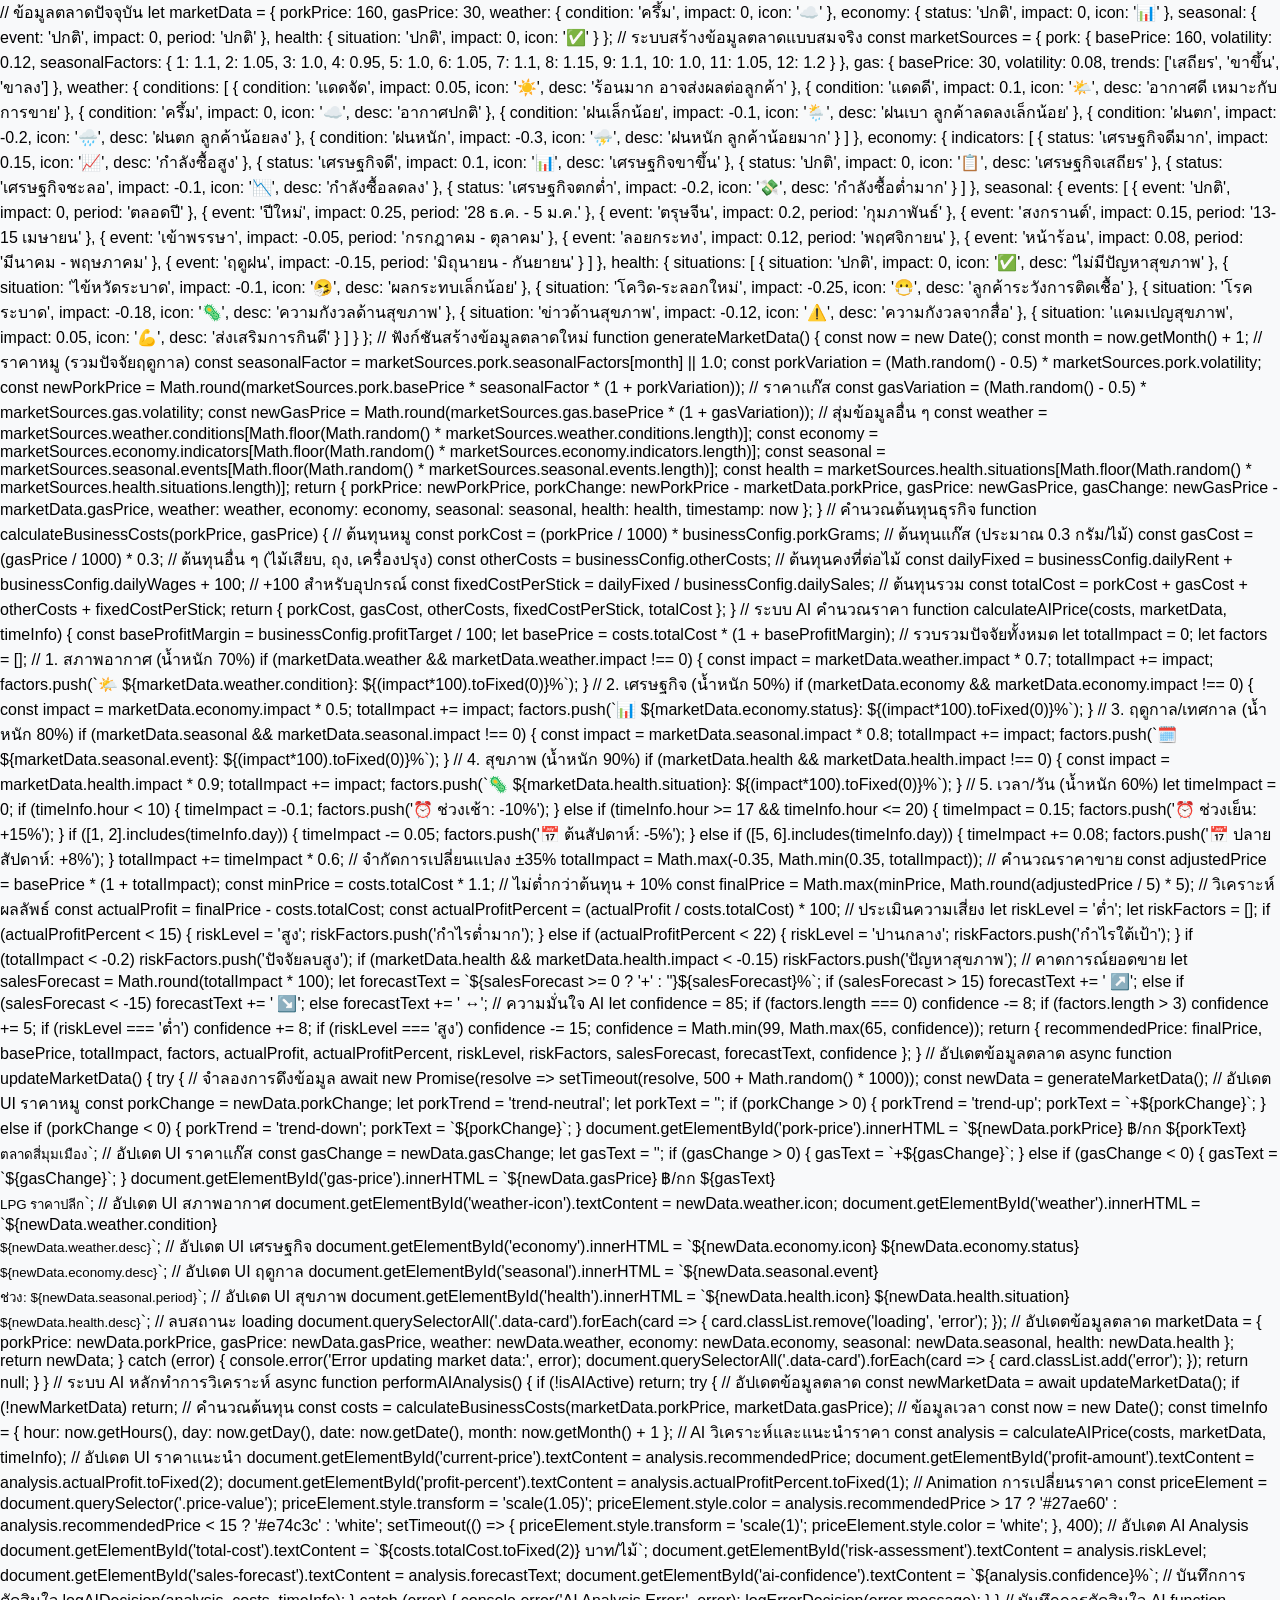
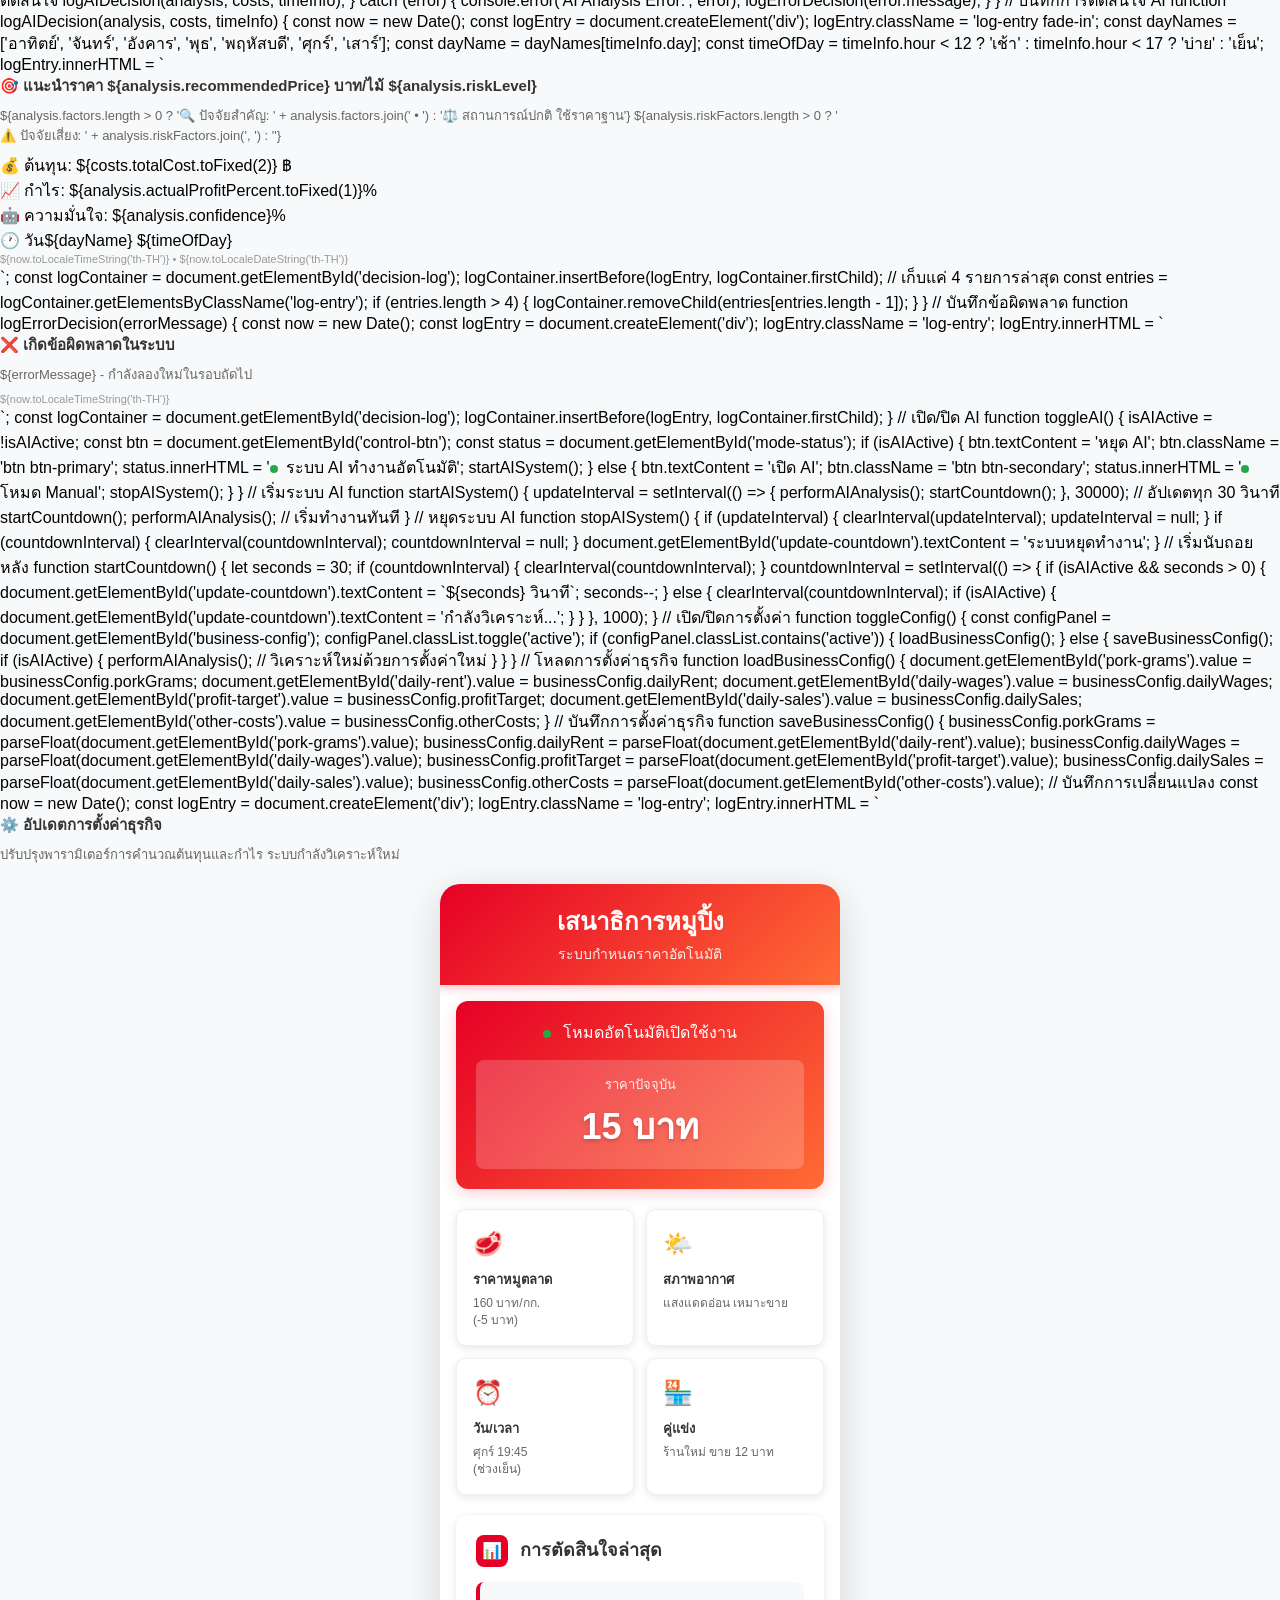
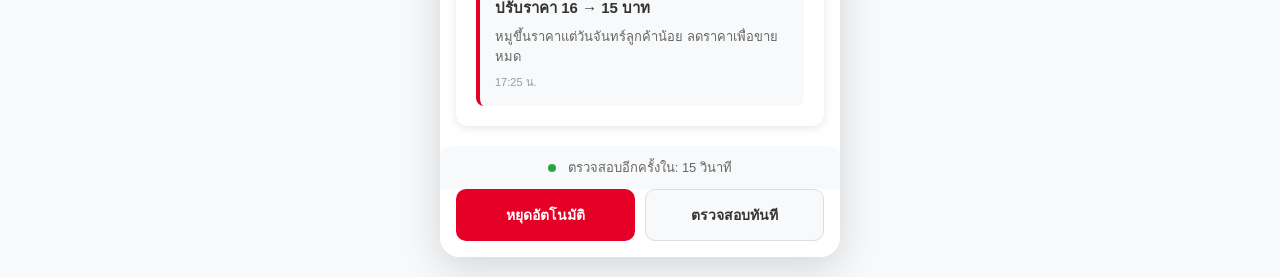
<file: moo_ping_agent Verlimted.html>
// ข้อมูลตลาดปัจจุบัน
        let marketData = {
            porkPrice: 160,
            gasPrice: 30,
            weather: { condition: 'ครึ้ม', impact: 0, icon: '☁️' },
            economy: { status: 'ปกติ', impact: 0, icon: '📊' },
            seasonal: { event: 'ปกติ', impact: 0, period: 'ปกติ' },
            health: { situation: 'ปกติ', impact: 0, icon: '✅' }
        };

        // ระบบสร้างข้อมูลตลาดแบบสมจริง
        const marketSources = {
            pork: {
                basePrice: 160,
                volatility: 0.12,
                seasonalFactors: {
                    1: 1.1, 2: 1.05, 3: 1.0, 4: 0.95, 5: 1.0, 6: 1.05,
                    7: 1.1, 8: 1.15, 9: 1.1, 10: 1.0, 11: 1.05, 12: 1.2
                }
            },
            gas: {
                basePrice: 30,
                volatility: 0.08,
                trends: ['เสถียร', 'ขาขึ้น', 'ขาลง']
            },
            weather: {
                conditions: [
                    { condition: 'แดดจัด', impact: 0.05, icon: '☀️', desc: 'ร้อนมาก อาจส่งผลต่อลูกค้า' },
                    { condition: 'แดดดี', impact: 0.1, icon: '🌤️', desc: 'อากาศดี เหมาะกับการขาย' },
                    { condition: 'ครึ้ม', impact: 0, icon: '☁️', desc: 'อากาศปกติ' },
                    { condition: 'ฝนเล็กน้อย', impact: -0.1, icon: '🌦️', desc: 'ฝนเบา ลูกค้าลดลงเล็กน้อย' },
                    { condition: 'ฝนตก', impact: -0.2, icon: '🌧️', desc: 'ฝนตก ลูกค้าน้อยลง' },
                    { condition: 'ฝนหนัก', impact: -0.3, icon: '⛈️', desc: 'ฝนหนัก ลูกค้าน้อยมาก' }
                ]
            },
            economy: {
                indicators: [
                    { status: 'เศรษฐกิจดีมาก', impact: 0.15, icon: '📈', desc: 'กำลังซื้อสูง' },
                    { status: 'เศรษฐกิจดี', impact: 0.1, icon: '📊', desc: 'เศรษฐกิจขาขึ้น' },
                    { status: 'ปกติ', impact: 0, icon: '📋', desc: 'เศรษฐกิจเสถียร' },
                    { status: 'เศรษฐกิจชะลอ', impact: -0.1, icon: '📉', desc: 'กำลังซื้อลดลง' },
                    { status: 'เศรษฐกิจตกต่ำ', impact: -0.2, icon: '💸', desc: 'กำลังซื้อต่ำมาก' }
                ]
            },
            seasonal: {
                events: [
                    { event: 'ปกติ', impact: 0, period: 'ตลอดปี' },
                    { event: 'ปีใหม่', impact: 0.25, period: '28 ธ.ค. - 5 ม.ค.' },
                    { event: 'ตรุษจีน', impact: 0.2, period: 'กุมภาพันธ์' },
                    { event: 'สงกรานต์', impact: 0.15, period: '13-15 เมษายน' },
                    { event: 'เข้าพรรษา', impact: -0.05, period: 'กรกฎาคม - ตุลาคม' },
                    { event: 'ลอยกระทง', impact: 0.12, period: 'พฤศจิกายน' },
                    { event: 'หน้าร้อน', impact: 0.08, period: 'มีนาคม - พฤษภาคม' },
                    { event: 'ฤดูฝน', impact: -0.15, period: 'มิถุนายน - กันยายน' }
                ]
            },
            health: {
                situations: [
                    { situation: 'ปกติ', impact: 0, icon: '✅', desc: 'ไม่มีปัญหาสุขภาพ' },
                    { situation: 'ไข้หวัดระบาด', impact: -0.1, icon: '🤧', desc: 'ผลกระทบเล็กน้อย' },
                    { situation: 'โควิด-ระลอกใหม่', impact: -0.25, icon: '😷', desc: 'ลูกค้าระวังการติดเชื้อ' },
                    { situation: 'โรคระบาด', impact: -0.18, icon: '🦠', desc: 'ความกังวลด้านสุขภาพ' },
                    { situation: 'ข่าวด้านสุขภาพ', impact: -0.12, icon: '⚠️', desc: 'ความกังวลจากสื่อ' },
                    { situation: 'แคมเปญสุขภาพ', impact: 0.05, icon: '💪', desc: 'ส่งเสริมการกินดี' }
                ]
            }
        };

        // ฟังก์ชันสร้างข้อมูลตลาดใหม่
        function generateMarketData() {
            const now = new Date();
            const month = now.getMonth() + 1;
            
            // ราคาหมู (รวมปัจจัยฤดูกาล)
            const seasonalFactor = marketSources.pork.seasonalFactors[month] || 1.0;
            const porkVariation = (Math.random() - 0.5) * marketSources.pork.volatility;
            const newPorkPrice = Math.round(marketSources.pork.basePrice * seasonalFactor * (1 + porkVariation));
            
            // ราคาแก๊ส
            const gasVariation = (Math.random() - 0.5) * marketSources.gas.volatility;
            const newGasPrice = Math.round(marketSources.gas.basePrice * (1 + gasVariation));
            
            // สุ่มข้อมูลอื่น ๆ
            const weather = marketSources.weather.conditions[Math.floor(Math.random() * marketSources.weather.conditions.length)];
            const economy = marketSources.economy.indicators[Math.floor(Math.random() * marketSources.economy.indicators.length)];
            const seasonal = marketSources.seasonal.events[Math.floor(Math.random() * marketSources.seasonal.events.length)];
            const health = marketSources.health.situations[Math.floor(Math.random() * marketSources.health.situations.length)];
            
            return {
                porkPrice: newPorkPrice,
                porkChange: newPorkPrice - marketData.porkPrice,
                gasPrice: newGasPrice,
                gasChange: newGasPrice - marketData.gasPrice,
                weather: weather,
                economy: economy,
                seasonal: seasonal,
                health: health,
                timestamp: now
            };
        }

        // คำนวณต้นทุนธุรกิจ
        function calculateBusinessCosts(porkPrice, gasPrice) {
            // ต้นทุนหมู
            const porkCost = (porkPrice / 1000) * businessConfig.porkGrams;
            
            // ต้นทุนแก๊ส (ประมาณ 0.3 กรัม/ไม้)
            const gasCost = (gasPrice / 1000) * 0.3;
            
            // ต้นทุนอื่น ๆ (ไม้เสียบ, ถุง, เครื่องปรุง)
            const otherCosts = businessConfig.otherCosts;
            
            // ต้นทุนคงที่ต่อไม้
            const dailyFixed = businessConfig.dailyRent + businessConfig.dailyWages + 100; // +100 สำหรับอุปกรณ์
            const fixedCostPerStick = dailyFixed / businessConfig.dailySales;
            
            // ต้นทุนรวม
            const totalCost = porkCost + gasCost + otherCosts + fixedCostPerStick;
            
            return {
                porkCost,
                gasCost,
                otherCosts,
                fixedCostPerStick,
                totalCost
            };
        }

        // ระบบ AI คำนวณราคา
        function calculateAIPrice(costs, marketData, timeInfo) {
            const baseProfitMargin = businessConfig.profitTarget / 100;
            let basePrice = costs.totalCost * (1 + baseProfitMargin);
            
            // รวบรวมปัจจัยทั้งหมด
            let totalImpact = 0;
            let factors = [];
            
            // 1. สภาพอากาศ (น้ำหนัก 70%)
            if (marketData.weather && marketData.weather.impact !== 0) {
                const impact = marketData.weather.impact * 0.7;
                totalImpact += impact;
                factors.push(`🌤️ ${marketData.weather.condition}: ${(impact*100).toFixed(0)}%`);
            }
            
            // 2. เศรษฐกิจ (น้ำหนัก 50%)
            if (marketData.economy && marketData.economy.impact !== 0) {
                const impact = marketData.economy.impact * 0.5;
                totalImpact += impact;
                factors.push(`📊 ${marketData.economy.status}: ${(impact*100).toFixed(0)}%`);
            }
            
            // 3. ฤดูกาล/เทศกาล (น้ำหนัก 80%)
            if (marketData.seasonal && marketData.seasonal.impact !== 0) {
                const impact = marketData.seasonal.impact * 0.8;
                totalImpact += impact;
                factors.push(`🗓️ ${marketData.seasonal.event}: ${(impact*100).toFixed(0)}%`);
            }
            
            // 4. สุขภาพ (น้ำหนัก 90%)
            if (marketData.health && marketData.health.impact !== 0) {
                const impact = marketData.health.impact * 0.9;
                totalImpact += impact;
                factors.push(`🦠 ${marketData.health.situation}: ${(impact*100).toFixed(0)}%`);
            }
            
            // 5. เวลา/วัน (น้ำหนัก 60%)
            let timeImpact = 0;
            if (timeInfo.hour < 10) {
                timeImpact = -0.1;
                factors.push('⏰ ช่วงเช้า: -10%');
            } else if (timeInfo.hour >= 17 && timeInfo.hour <= 20) {
                timeImpact = 0.15;
                factors.push('⏰ ช่วงเย็น: +15%');
            }
            
            if ([1, 2].includes(timeInfo.day)) {
                timeImpact -= 0.05;
                factors.push('📅 ต้นสัปดาห์: -5%');
            } else if ([5, 6].includes(timeInfo.day)) {
                timeImpact += 0.08;
                factors.push('📅 ปลายสัปดาห์: +8%');
            }
            
            totalImpact += timeImpact * 0.6;
            
            // จำกัดการเปลี่ยนแปลง ±35%
            totalImpact = Math.max(-0.35, Math.min(0.35, totalImpact));
            
            // คำนวณราคาขาย
            const adjustedPrice = basePrice * (1 + totalImpact);
            const minPrice = costs.totalCost * 1.1; // ไม่ต่ำกว่าต้นทุน + 10%
            const finalPrice = Math.max(minPrice, Math.round(adjustedPrice / 5) * 5);
            
            // วิเคราะห์ผลลัพธ์
            const actualProfit = finalPrice - costs.totalCost;
            const actualProfitPercent = (actualProfit / costs.totalCost) * 100;
            
            // ประเมินความเสี่ยง
            let riskLevel = 'ต่ำ';
            let riskFactors = [];
            
            if (actualProfitPercent < 15) {
                riskLevel = 'สูง';
                riskFactors.push('กำไรต่ำมาก');
            } else if (actualProfitPercent < 22) {
                riskLevel = 'ปานกลาง';
                riskFactors.push('กำไรใต้เป้า');
            }
            
            if (totalImpact < -0.2) riskFactors.push('ปัจจัยลบสูง');
            if (marketData.health && marketData.health.impact < -0.15) riskFactors.push('ปัญหาสุขภาพ');
            
            // คาดการณ์ยอดขาย
            let salesForecast = Math.round(totalImpact * 100);
            let forecastText = `${salesForecast >= 0 ? '+' : ''}${salesForecast}%`;
            
            if (salesForecast > 15) forecastText += ' ↗️';
            else if (salesForecast < -15) forecastText += ' ↘️';
            else forecastText += ' ↔️';
            
            // ความมั่นใจ AI
            let confidence = 85;
            if (factors.length === 0) confidence -= 8;
            if (factors.length > 3) confidence += 5;
            if (riskLevel === 'ต่ำ') confidence += 8;
            if (riskLevel === 'สูง') confidence -= 15;
            
            confidence = Math.min(99, Math.max(65, confidence));
            
            return {
                recommendedPrice: finalPrice,
                basePrice,
                totalImpact,
                factors,
                actualProfit,
                actualProfitPercent,
                riskLevel,
                riskFactors,
                salesForecast,
                forecastText,
                confidence
            };
        }

        // อัปเดตข้อมูลตลาด
        async function updateMarketData() {
            try {
                // จำลองการดึงข้อมูล
                await new Promise(resolve => setTimeout(resolve, 500 + Math.random() * 1000));
                
                const newData = generateMarketData();
                
                // อัปเดต UI ราคาหมู
                const porkChange = newData.porkChange;
                let porkTrend = 'trend-neutral';
                let porkText = '';
                
                if (porkChange > 0) {
                    porkTrend = 'trend-up';
                    porkText = `<span class="${porkTrend}">+${porkChange}</span>`;
                } else if (porkChange < 0) {
                    porkTrend = 'trend-down';
                    porkText = `<span class="${porkTrend}">${porkChange}</span>`;
                }
                
                document.getElementById('pork-price').innerHTML = 
                    `${newData.porkPrice} ฿/กก ${porkText}<br><small>ตลาดสี่มุมเมือง</small>`;
                
                // อัปเดต UI ราคาแก๊ส
                const gasChange = newData.gasChange;
                let gasText = '';
                
                if (gasChange > 0) {
                    gasText = `<span class="trend-up">+${gasChange}</span>`;
                } else if (gasChange < 0) {
                    gasText = `<span class="trend-down">${gasChange}</span>`;
                }
                
                document.getElementById('gas-price').innerHTML = 
                    `${newData.gasPrice} ฿/กก ${gasText}<br><small>LPG ราคาปลีก</small>`;
                
                // อัปเดต UI สภาพอากาศ
                document.getElementById('weather-icon').textContent = newData.weather.icon;
                document.getElementById('weather').innerHTML = 
                    `${newData.weather.condition}<br><small>${newData.weather.desc}</small>`;
                
                // อัปเดต UI เศรษฐกิจ
                document.getElementById('economy').innerHTML = 
                    `${newData.economy.icon} ${newData.economy.status}<br><small>${newData.economy.desc}</small>`;
                
                // อัปเดต UI ฤดูกาล
                document.getElementById('seasonal').innerHTML = 
                    `${newData.seasonal.event}<br><small>ช่วง: ${newData.seasonal.period}</small>`;
                
                // อัปเดต UI สุขภาพ
                document.getElementById('health').innerHTML = 
                    `${newData.health.icon} ${newData.health.situation}<br><small>${newData.health.desc}</small>`;
                
                // ลบสถานะ loading
                document.querySelectorAll('.data-card').forEach(card => {
                    card.classList.remove('loading', 'error');
                });
                
                // อัปเดตข้อมูลตลาด
                marketData = {
                    porkPrice: newData.porkPrice,
                    gasPrice: newData.gasPrice,
                    weather: newData.weather,
                    economy: newData.economy,
                    seasonal: newData.seasonal,
                    health: newData.health
                };
                
                return newData;
            } catch (error) {
                console.error('Error updating market data:', error);
                document.querySelectorAll('.data-card').forEach(card => {
                    card.classList.add('error');
                });
                return null;
            }
        }

        // ระบบ AI หลักทำการวิเคราะห์
        async function performAIAnalysis() {
            if (!isAIActive) return;
            
            try {
                // อัปเดตข้อมูลตลาด
                const newMarketData = await updateMarketData();
                if (!newMarketData) return;
                
                // คำนวณต้นทุน
                const costs = calculateBusinessCosts(marketData.porkPrice, marketData.gasPrice);
                
                // ข้อมูลเวลา
                const now = new Date();
                const timeInfo = {
                    hour: now.getHours(),
                    day: now.getDay(),
                    date: now.getDate(),
                    month: now.getMonth() + 1
                };
                
                // AI วิเคราะห์และแนะนำราคา
                const analysis = calculateAIPrice(costs, marketData, timeInfo);
                
                // อัปเดต UI ราคาแนะนำ
                document.getElementById('current-price').textContent = analysis.recommendedPrice;
                document.getElementById('profit-amount').textContent = analysis.actualProfit.toFixed(2);
                document.getElementById('profit-percent').textContent = analysis.actualProfitPercent.toFixed(1);
                
                // Animation การเปลี่ยนราคา
                const priceElement = document.querySelector('.price-value');
                priceElement.style.transform = 'scale(1.05)';
                priceElement.style.color = analysis.recommendedPrice > 17 ? '#27ae60' : analysis.recommendedPrice < 15 ? '#e74c3c' : 'white';
                setTimeout(() => {
                    priceElement.style.transform = 'scale(1)';
                    priceElement.style.color = 'white';
                }, 400);
                
                // อัปเดต AI Analysis
                document.getElementById('total-cost').textContent = `${costs.totalCost.toFixed(2)} บาท/ไม้`;
                document.getElementById('risk-assessment').textContent = analysis.riskLevel;
                document.getElementById('sales-forecast').textContent = analysis.forecastText;
                document.getElementById('ai-confidence').textContent = `${analysis.confidence}%`;
                
                // บันทึกการตัดสินใจ
                logAIDecision(analysis, costs, timeInfo);
                
            } catch (error) {
                console.error('AI Analysis Error:', error);
                logErrorDecision(error.message);
            }
        }

        // บันทึกการตัดสินใจ AI
        function logAIDecision(analysis, costs, timeInfo) {
            const now = new Date();
            const logEntry = document.createElement('div');
            logEntry.className = 'log-entry fade-in';
            
            const dayNames = ['อาทิตย์', 'จันทร์', 'อังคาร', 'พุธ', 'พฤหัสบดี', 'ศุกร์', 'เสาร์'];
            const dayName = dayNames[timeInfo.day];
            const timeOfDay = timeInfo.hour < 12 ? 'เช้า' : timeInfo.hour < 17 ? 'บ่าย' : 'เย็น';
            
            logEntry.innerHTML = `
                <div class="log-action">
                    🎯 แนะนำราคา ${analysis.recommendedPrice} บาท/ไม้
                    <span class="risk-badge risk-${analysis.riskLevel === 'สูง' ? 'high' : analysis.riskLevel === 'ปานกลาง' ? 'medium' : 'low'}">
                        ${analysis.riskLevel}
                    </span>
                </div>
                <div class="log-reason">
                    ${analysis.factors.length > 0 ? '🔍 ปัจจัยสำคัญ: ' + analysis.factors.join(' • ') : '⚖️ สถานการณ์ปกติ ใช้ราคาฐาน'}
                    ${analysis.riskFactors.length > 0 ? '<br>⚠️ ปัจจัยเสี่ยง: ' + analysis.riskFactors.join(', ') : ''}
                </div>
                <div class="log-metrics">
                    <div>💰 ต้นทุน: ${costs.totalCost.toFixed(2)} ฿</div>
                    <div>📈 กำไร: ${analysis.actualProfitPercent.toFixed(1)}%</div>
                    <div>🤖 ความมั่นใจ: ${analysis.confidence}%</div>
                    <div>🕐 วัน${dayName} ${timeOfDay}</div>
                </div>
                <div class="log-time">
                    ${now.toLocaleTimeString('th-TH')} • ${now.toLocaleDateString('th-TH')}
                </div>
            `;
            
            const logContainer = document.getElementById('decision-log');
            logContainer.insertBefore(logEntry, logContainer.firstChild);
            
            // เก็บแค่ 4 รายการล่าสุด
            const entries = logContainer.getElementsByClassName('log-entry');
            if (entries.length > 4) {
                logContainer.removeChild(entries[entries.length - 1]);
            }
        }

        // บันทึกข้อผิดพลาด
        function logErrorDecision(errorMessage) {
            const now = new Date();
            const logEntry = document.createElement('div');
            logEntry.className = 'log-entry';
            
            logEntry.innerHTML = `
                <div class="log-action">❌ เกิดข้อผิดพลาดในระบบ</div>
                <div class="log-reason">${errorMessage} - กำลังลองใหม่ในรอบถัดไป</div>
                <div class="log-time">${now.toLocaleTimeString('th-TH')}</div>
            `;
            
            const logContainer = document.getElementById('decision-log');
            logContainer.insertBefore(logEntry, logContainer.firstChild);
        }

        // เปิด/ปิด AI
        function toggleAI() {
            isAIActive = !isAIActive;
            const btn = document.getElementById('control-btn');
            const status = document.getElementById('mode-status');
            
            if (isAIActive) {
                btn.textContent = 'หยุด AI';
                btn.className = 'btn btn-primary';
                status.innerHTML = '<span class="status-indicator"></span>ระบบ AI ทำงานอัตโนมัติ';
                startAISystem();
            } else {
                btn.textContent = 'เปิด AI';
                btn.className = 'btn btn-secondary';
                status.innerHTML = '<span class="status-indicator"></span>โหมด Manual';
                stopAISystem();
            }
        }

        // เริ่มระบบ AI
        function startAISystem() {
            updateInterval = setInterval(() => {
                performAIAnalysis();
                startCountdown();
            }, 30000); // อัปเดตทุก 30 วินาที
            
            startCountdown();
            performAIAnalysis(); // เริ่มทำงานทันที
        }

        // หยุดระบบ AI
        function stopAISystem() {
            if (updateInterval) {
                clearInterval(updateInterval);
                updateInterval = null;
            }
            if (countdownInterval) {
                clearInterval(countdownInterval);
                countdownInterval = null;
            }
            document.getElementById('update-countdown').textContent = 'ระบบหยุดทำงาน';
        }

        // เริ่มนับถอยหลัง
        function startCountdown() {
            let seconds = 30;
            
            if (countdownInterval) {
                clearInterval(countdownInterval);
            }
            
            countdownInterval = setInterval(() => {
                if (isAIActive && seconds > 0) {
                    document.getElementById('update-countdown').textContent = `${seconds} วินาที`;
                    seconds--;
                } else {
                    clearInterval(countdownInterval);
                    if (isAIActive) {
                        document.getElementById('update-countdown').textContent = 'กำลังวิเคราะห์...';
                    }
                }
            }, 1000);
        }

        // เปิด/ปิดการตั้งค่า
        function toggleConfig() {
            const configPanel = document.getElementById('business-config');
            configPanel.classList.toggle('active');
            
            if (configPanel.classList.contains('active')) {
                loadBusinessConfig();
            } else {
                saveBusinessConfig();
                if (isAIActive) {
                    performAIAnalysis(); // วิเคราะห์ใหม่ด้วยการตั้งค่าใหม่
                }
            }
        }

        // โหลดการตั้งค่าธุรกิจ
        function loadBusinessConfig() {
            document.getElementById('pork-grams').value = businessConfig.porkGrams;
            document.getElementById('daily-rent').value = businessConfig.dailyRent;
            document.getElementById('daily-wages').value = businessConfig.dailyWages;
            document.getElementById('profit-target').value = businessConfig.profitTarget;
            document.getElementById('daily-sales').value = businessConfig.dailySales;
            document.getElementById('other-costs').value = businessConfig.otherCosts;
        }

        // บันทึกการตั้งค่าธุรกิจ
        function saveBusinessConfig() {
            businessConfig.porkGrams = parseFloat(document.getElementById('pork-grams').value);
            businessConfig.dailyRent = parseFloat(document.getElementById('daily-rent').value);
            businessConfig.dailyWages = parseFloat(document.getElementById('daily-wages').value);
            businessConfig.profitTarget = parseFloat(document.getElementById('profit-target').value);
            businessConfig.dailySales = parseFloat(document.getElementById('daily-sales').value);
            businessConfig.otherCosts = parseFloat(document.getElementById('other-costs').value);
            
            // บันทึกการเปลี่ยนแปลง
            const now = new Date();
            const logEntry = document.createElement('div');
            logEntry.className = 'log-entry';
            
            logEntry.innerHTML = `
                <div class="log-action">⚙️ อัปเดตการตั้งค่าธุรกิจ</div>
                <div class="log-reason">
                    ปรับปรุงพารามิเตอร์การคำนวณต้นทุนและกำไร ระบบกำลังวิเคราะห์ใหม่<!DOCTYPE html>
<html lang="th">
<head>
    <meta charset="UTF-8">
    <meta name="viewport" content="width=device-width, initial-scale=1.0">
    <title>เสนาธิการหมูปิ้ง</title>
    <style>
        * {
            margin: 0;
            padding: 0;
            box-sizing: border-box;
        }
        
        body {
            font-family: -apple-system, BlinkMacSystemFont, 'Segoe UI', sans-serif;
            background-color: #f8f9fa;
            padding: 0;
            min-height: 100vh;
        }
        
        .app-container {
            max-width: 100%;
            margin: 0 auto;
            background: white;
        }
        
        .header {
            background: linear-gradient(135deg, #e60026 0%, #ff6b35 100%);
            color: white;
            padding: 20px 16px;
            text-align: center;
            position: sticky;
            top: 0;
            z-index: 100;
            box-shadow: 0 2px 10px rgba(230, 0, 38, 0.3);
        }
        
        .header h1 {
            font-size: 24px;
            font-weight: 700;
            margin-bottom: 4px;
        }
        
        .header p {
            font-size: 14px;
            opacity: 0.9;
        }
        
        .main-content {
            padding: 16px;
            padding-bottom: 100px; /* เผื่อ spacing ล่าง */
        }
        
        .status-panel {
            background: linear-gradient(135deg, #e60026 0%, #ff6b35 100%);
            color: white;
            border-radius: 12px;
            padding: 20px;
            margin-bottom: 20px;
            text-align: center;
            box-shadow: 0 4px 15px rgba(230, 0, 38, 0.2);
        }
        
        .mode-status {
            font-size: 16px;
            margin-bottom: 15px;
            font-weight: 500;
        }
        
        .current-price {
            background: rgba(255, 255, 255, 0.2);
            border-radius: 8px;
            padding: 15px;
            backdrop-filter: blur(10px);
        }
        
        .price-label {
            font-size: 13px;
            opacity: 0.9;
            margin-bottom: 5px;
        }
        
        .price-value {
            font-size: 36px;
            font-weight: 800;
            text-shadow: 0 2px 4px rgba(0, 0, 0, 0.2);
        }
        
        .factors-grid {
            display: grid;
            grid-template-columns: 1fr 1fr;
            gap: 12px;
            margin-bottom: 20px;
        }
        
        .factor-card {
            background: white;
            border-radius: 10px;
            padding: 16px;
            box-shadow: 0 2px 8px rgba(0, 0, 0, 0.1);
            border: 1px solid #f0f0f0;
            transition: transform 0.2s ease;
        }
        
        .factor-card:active {
            transform: scale(0.98);
        }
        
        .factor-icon {
            font-size: 24px;
            margin-bottom: 8px;
            display: block;
        }
        
        .factor-title {
            font-weight: 600;
            font-size: 13px;
            color: #333;
            margin-bottom: 6px;
        }
        
        .factor-value {
            font-size: 12px;
            color: #666;
            line-height: 1.4;
        }
        
        .decision-section {
            background: white;
            border-radius: 12px;
            padding: 20px;
            margin-bottom: 20px;
            box-shadow: 0 2px 8px rgba(0, 0, 0, 0.1);
        }
        
        .section-header {
            display: flex;
            align-items: center;
            margin-bottom: 15px;
        }
        
        .section-icon {
            width: 32px;
            height: 32px;
            background: #e60026;
            color: white;
            border-radius: 8px;
            display: flex;
            align-items: center;
            justify-content: center;
            margin-right: 12px;
            font-size: 16px;
        }
        
        .section-title {
            font-weight: 600;
            font-size: 18px;
            color: #333;
        }
        
        .log-entry {
            background: #f8f9fa;
            border-radius: 8px;
            padding: 15px;
            margin-bottom: 12px;
            border-left: 4px solid #e60026;
        }
        
        .log-entry:last-child {
            margin-bottom: 0;
        }
        
        .log-action {
            font-weight: 600;
            color: #333;
            margin-bottom: 8px;
            font-size: 15px;
        }
        
        .log-reason {
            color: #666;
            font-size: 13px;
            line-height: 1.5;
            margin-bottom: 8px;
        }
        
        .log-time {
            color: #999;
            font-size: 11px;
        }
        
        .controls {
            position: fixed;
            bottom: 0;
            left: 0;
            right: 0;
            background: white;
            padding: 16px;
            border-top: 1px solid #e0e0e0;
            box-shadow: 0 -2px 10px rgba(0, 0, 0, 0.1);
        }
        
        .controls-grid {
            display: grid;
            grid-template-columns: 1fr 1fr;
            gap: 10px;
            max-width: 400px;
            margin: 0 auto;
        }
        
        .btn {
            padding: 14px 20px;
            border: none;
            border-radius: 10px;
            font-weight: 600;
            font-size: 14px;
            cursor: pointer;
            transition: all 0.2s ease;
            touch-action: manipulation;
        }
        
        .btn:active {
            transform: scale(0.95);
        }
        
        .btn-primary {
            background: #e60026;
            color: white;
        }
        
        .btn-primary:hover {
            background: #cc0022;
        }
        
        .btn-secondary {
            background: #f8f9fa;
            color: #333;
            border: 1px solid #ddd;
        }
        
        .btn-secondary:hover {
            background: #e9ecef;
        }
        
        .btn-full {
            grid-column: 1 / -1;
        }
        
        .next-check {
            text-align: center;
            padding: 12px;
            background: #f8f9fa;
            margin: 20px -16px -16px -16px;
            border-radius: 12px 12px 0 0;
            font-size: 13px;
            color: #666;
        }
        
        .status-indicator {
            display: inline-block;
            width: 8px;
            height: 8px;
            border-radius: 50%;
            background: #28a745;
            margin-right: 8px;
            animation: pulse 2s infinite;
        }
        
        @keyframes pulse {
            0% { opacity: 1; }
            50% { opacity: 0.5; }
            100% { opacity: 1; }
        }
        
        .offline .status-indicator {
            background: #dc3545;
            animation: none;
        }
        
        /* Quick action button */
        .quick-action {
            position: fixed;
            bottom: 90px;
            right: 16px;
            width: 56px;
            height: 56px;
            background: #e60026;
            color: white;
            border: none;
            border-radius: 50%;
            box-shadow: 0 4px 12px rgba(230, 0, 38, 0.4);
            font-size: 24px;
            display: flex;
            align-items: center;
            justify-content: center;
            cursor: pointer;
            transition: all 0.3s ease;
        }
        
        .quick-action:active {
            transform: scale(0.9);
        }
        
        /* สำหรับหน้าจอใหญ่ */
        @media (min-width: 768px) {
            .app-container {
                max-width: 400px;
                margin: 20px auto;
                border-radius: 20px;
                overflow: hidden;
                box-shadow: 0 10px 40px rgba(0, 0, 0, 0.15);
            }
            
            .header {
                position: static;
            }
            
            .controls {
                position: static;
                border-top: none;
                box-shadow: none;
                padding-top: 0;
            }
            
            .main-content {
                padding-bottom: 16px;
            }
            
            .quick-action {
                display: none;
            }
        }
        
        /* Loading state */
        .loading {
            opacity: 0.7;
            pointer-events: none;
        }
        
        .skeleton {
            background: linear-gradient(90deg, #f0f0f0 25%, #e0e0e0 50%, #f0f0f0 75%);
            background-size: 200% 100%;
            animation: loading 1.5s infinite;
        }
        
        @keyframes loading {
            0% { background-position: 200% 0; }
            100% { background-position: -200% 0; }
        }
    </style>
</head>
<body>
    <div class="app-container">
        <div class="header">
            <h1>เสนาธิการหมูปิ้ง</h1>
            <p>ระบบกำหนดราคาอัตโนมัติ</p>
        </div>
        
        <div class="main-content">
            <div class="status-panel">
                <div class="mode-status" id="mode-status">
                    <span class="status-indicator"></span>
                    โหมดอัตโนมัติเปิดใช้งาน
                </div>
                <div class="current-price">
                    <div class="price-label">ราคาปัจจุบัน</div>
                    <div class="price-value"><span id="current-price">15</span> บาท</div>
                </div>
            </div>

            <div class="factors-grid">
                <div class="factor-card">
                    <span class="factor-icon">🥩</span>
                    <div class="factor-title">ราคาหมูตลาด</div>
                    <div class="factor-value" id="pork-price">160 บาท/กก.<br>(+10 บาท)</div>
                </div>
                <div class="factor-card">
                    <span class="factor-icon">🌤️</span>
                    <div class="factor-title">สภาพอากาศ</div>
                    <div class="factor-value" id="weather">แสงแดดอ่อน<br>เหมาะขาย</div>
                </div>
                <div class="factor-card">
                    <span class="factor-icon">⏰</span>
                    <div class="factor-title">วัน/เวลา</div>
                    <div class="factor-value" id="day-time">จันทร์ 17:30<br>(ช่วงเย็น)</div>
                </div>
                <div class="factor-card">
                    <span class="factor-icon">🏪</span>
                    <div class="factor-title">คู่แข่ง</div>
                    <div class="factor-value" id="competition">ร้านใกล้ๆ<br>ขาย 14-16 บาท</div>
                </div>
            </div>

            <div class="decision-section">
                <div class="section-header">
                    <div class="section-icon">📊</div>
                    <div class="section-title">การตัดสินใจล่าสุด</div>
                </div>
                <div id="decision-log">
                    <div class="log-entry">
                        <div class="log-action">ปรับราคา 16 → 15 บาท</div>
                        <div class="log-reason">หมูขึ้นราคาแต่วันจันทร์ลูกค้าน้อย ลดราคาเพื่อขายหมด</div>
                        <div class="log-time">17:25 น.</div>
                    </div>
                </div>
            </div>

            <div class="next-check">
                <span class="status-indicator"></span>
                ตรวจสอบอีกครั้งใน: <span id="next-check">15 นาที</span>
            </div>
        </div>

        <button class="quick-action" onclick="forceCheck()">
            🔄
        </button>

        <div class="controls">
            <div class="controls-grid">
                <button id="auto-btn" class="btn btn-primary" onclick="toggleMode()">
                    หยุดอัตโนมัติ
                </button>
                <button class="btn btn-secondary" onclick="forceCheck()">
                    ตรวจสอบทันที
                </button>
            </div>
        </div>
    </div>

    <script>
        let autoMode = true;
        let currentPrice = 15;
        let checkInterval;

        const marketData = {
            porkPrices: [150, 160, 155, 165, 170],
            porkChanges: ['+5', '+10', '-5', '+15', '+20'],
            weather: [
                'แสงแดดอ่อน\nเหมาะขาย',
                'ฝนตก\nลูกค้าลดลง',
                'ครึ้ม อากาศดี\nเหมาะขาย',
                'แดดจัด\nเตรียมร่ม',
                'อากาศเป็นใจ\nลูกค้าเยอะ'
            ],
            weatherIcons: ['🌤️', '🌧️', '☁️', '☀️', '😊'],
            competition: [
                'ร้านใกล้ๆ\nขาย 14-16 บาท',
                'ร้านใหม่\nขาย 12 บาท',
                'คู่แข่งหลัก\nขาย 13 บาท',
                'ร้านข้างๆ\nขึ้นราคา 17 บาท'
            ]
        };

        function updateData() {
            const porkPrice = marketData.porkPrices[Math.floor(Math.random() * marketData.porkPrices.length)];
            const porkChange = marketData.porkChanges[Math.floor(Math.random() * marketData.porkChanges.length)];
            const weatherIndex = Math.floor(Math.random() * marketData.weather.length);
            const weather = marketData.weather[weatherIndex];
            const weatherIcon = marketData.weatherIcons[weatherIndex];
            const competition = marketData.competition[Math.floor(Math.random() * marketData.competition.length)];
            
            document.getElementById('pork-price').innerHTML = `${porkPrice} บาท/กก.<br>(${porkChange} บาท)`;
            document.querySelector('.factor-card:nth-child(2) .factor-icon').textContent = weatherIcon;
            document.getElementById('weather').innerHTML = weather;
            document.getElementById('competition').innerHTML = competition;
            
            // อัปเดทเวลา
            const now = new Date();
            const timeString = now.toLocaleTimeString('th-TH', { hour: '2-digit', minute: '2-digit' });
            const dayNames = ['อาทิตย์', 'จันทร์', 'อังคาร', 'พุธ', 'พฤหัสบดี', 'ศุกร์', 'เสาร์'];
            const dayName = dayNames[now.getDay()];
            const timeOfDay = now.getHours() < 12 ? 'เช้า' : now.getHours() < 17 ? 'บ่าย' : 'เย็น';
            document.getElementById('day-time').innerHTML = `${dayName} ${timeString}<br>(ช่วง${timeOfDay})`;
            
            return { porkPrice, porkChange, weather, competition, weatherIcon };
        }

        function makeDecision() {
            if (!autoMode) return;

            const data = updateData();
            let newPrice = currentPrice;
            let reasons = [];

            // วิเคราะห์อากาศ
            if (data.weather.includes('ฝนตก')) {
                newPrice = Math.max(12, currentPrice - 1);
                reasons.push('ฝนตกลูกค้าน้อย');
            }
            
            // วิเคราะห์ราคาหมู
            if (data.porkChange.includes('+')) {
                const increase = parseInt(data.porkChange.replace('+', ''));
                if (increase >= 10) {
                    newPrice += 1;
                    reasons.push(`หมูขึ้น ${increase} บาท`);
                }
            }
            
            // วิเคราะห์คู่แข่ง
            if (data.competition.includes('12 บาท') || data.competition.includes('13 บาท')) {
                newPrice = Math.min(newPrice, 14);
                reasons.push('คู่แข่งลดราคา');
            }

            // วิเคราะห์เวลา
            const now = new Date();
            const hour = now.getHours();
            const day = now.getDay();

            if (day === 1 && hour < 11) {
                newPrice = Math.max(12, newPrice - 1);
                reasons.push('จันทร์เช้าลูกค้าน้อย');
            }

            newPrice = Math.round(newPrice * 2) / 2;

            if (newPrice !== currentPrice) {
                const oldPrice = currentPrice;
                currentPrice = newPrice;
                
                document.getElementById('current-price').textContent = currentPrice;
                
                // เพิ่ม animation
                const priceElement = document.querySelector('.price-value');
                priceElement.style.transform = 'scale(1.1)';
                setTimeout(() => {
                    priceElement.style.transform = 'scale(1)';
                }, 200);
                
                const logEntry = document.createElement('div');
                logEntry.className = 'log-entry';
                logEntry.innerHTML = `
                    <div class="log-action">ปรับราคา ${oldPrice} → ${currentPrice} บาท</div>
                    <div class="log-reason">${reasons.join(' • ')}</div>
                    <div class="log-time">${new Date().toLocaleTimeString('th-TH', { hour: '2-digit', minute: '2-digit' })} น.</div>
                `;
                
                const logContainer = document.getElementById('decision-log');
                logContainer.insertBefore(logEntry, logContainer.firstChild);
                
                // เก็บแค่ 3 รายการ (สำหรับ mobile)
                const entries = logContainer.getElementsByClassName('log-entry');
                if (entries.length > 3) {
                    logContainer.removeChild(entries[entries.length - 1]);
                }
            }
        }

        function toggleMode() {
            autoMode = !autoMode;
            const btn = document.getElementById('auto-btn');
            const status = document.getElementById('mode-status');
            const container = document.querySelector('.app-container');
            
            if (autoMode) {
                btn.textContent = 'หยุดอัตโนมัติ';
                btn.className = 'btn btn-primary';
                status.innerHTML = '<span class="status-indicator"></span>โหมดอัตโนมัติเปิดใช้งาน';
                container.classList.remove('offline');
                startAutoMode();
            } else {
                btn.textContent = 'เปิดอัตโนมัติ';
                btn.className = 'btn btn-secondary';
                status.innerHTML = '<span class="status-indicator"></span>โหมดแมนนวล';
                container.classList.add('offline');
                stopAutoMode();
            }
        }

        function startAutoMode() {
            checkInterval = setInterval(() => {
                makeDecision();
                updateNextCheckTime();
            }, 15000);
            updateNextCheckTime();
        }

        function stopAutoMode() {
            if (checkInterval) {
                clearInterval(checkInterval);
                checkInterval = null;
            }
            document.getElementById('next-check').textContent = 'ระบบหยุดอัตโนมัติ';
        }

        function updateNextCheckTime() {
            let countdown = 15;
            const countdownInterval = setInterval(() => {
                if (autoMode) {
                    document.getElementById('next-check').textContent = `${countdown} วินาที`;
                    countdown--;
                    if (countdown < 0) {
                        clearInterval(countdownInterval);
                    }
                } else {
                    clearInterval(countdownInterval);
                }
            }, 1000);
        }

        function forceCheck() {
            // เพิ่ม haptic feedback
            if (navigator.vibrate) {
                navigator.vibrate(50);
            }
            
            // Loading state
            const btn = event.target;
            const originalText = btn.textContent;
            btn.textContent = '...';
            btn.classList.add('loading');
            
            setTimeout(() => {
                makeDecision();
                updateNextCheckTime();
                btn.textContent = originalText;
                btn.classList.remove('loading');
            }, 500);
        }

        // เริ่มต้นระบบ
        updateData();
        startAutoMode();

        // Touch feedback
        document.addEventListener('touchstart', function() {}, {passive: true});

        // Prevent zoom on double tap
        let lastTouchEnd = 0;
        document.addEventListener('touchend', function (event) {
            const now = (new Date()).getTime();
            if (now - lastTouchEnd <= 300) {
                event.preventDefault();
            }
            lastTouchEnd = now;
        }, false);
    </script>
</body>
</html>
</file>
